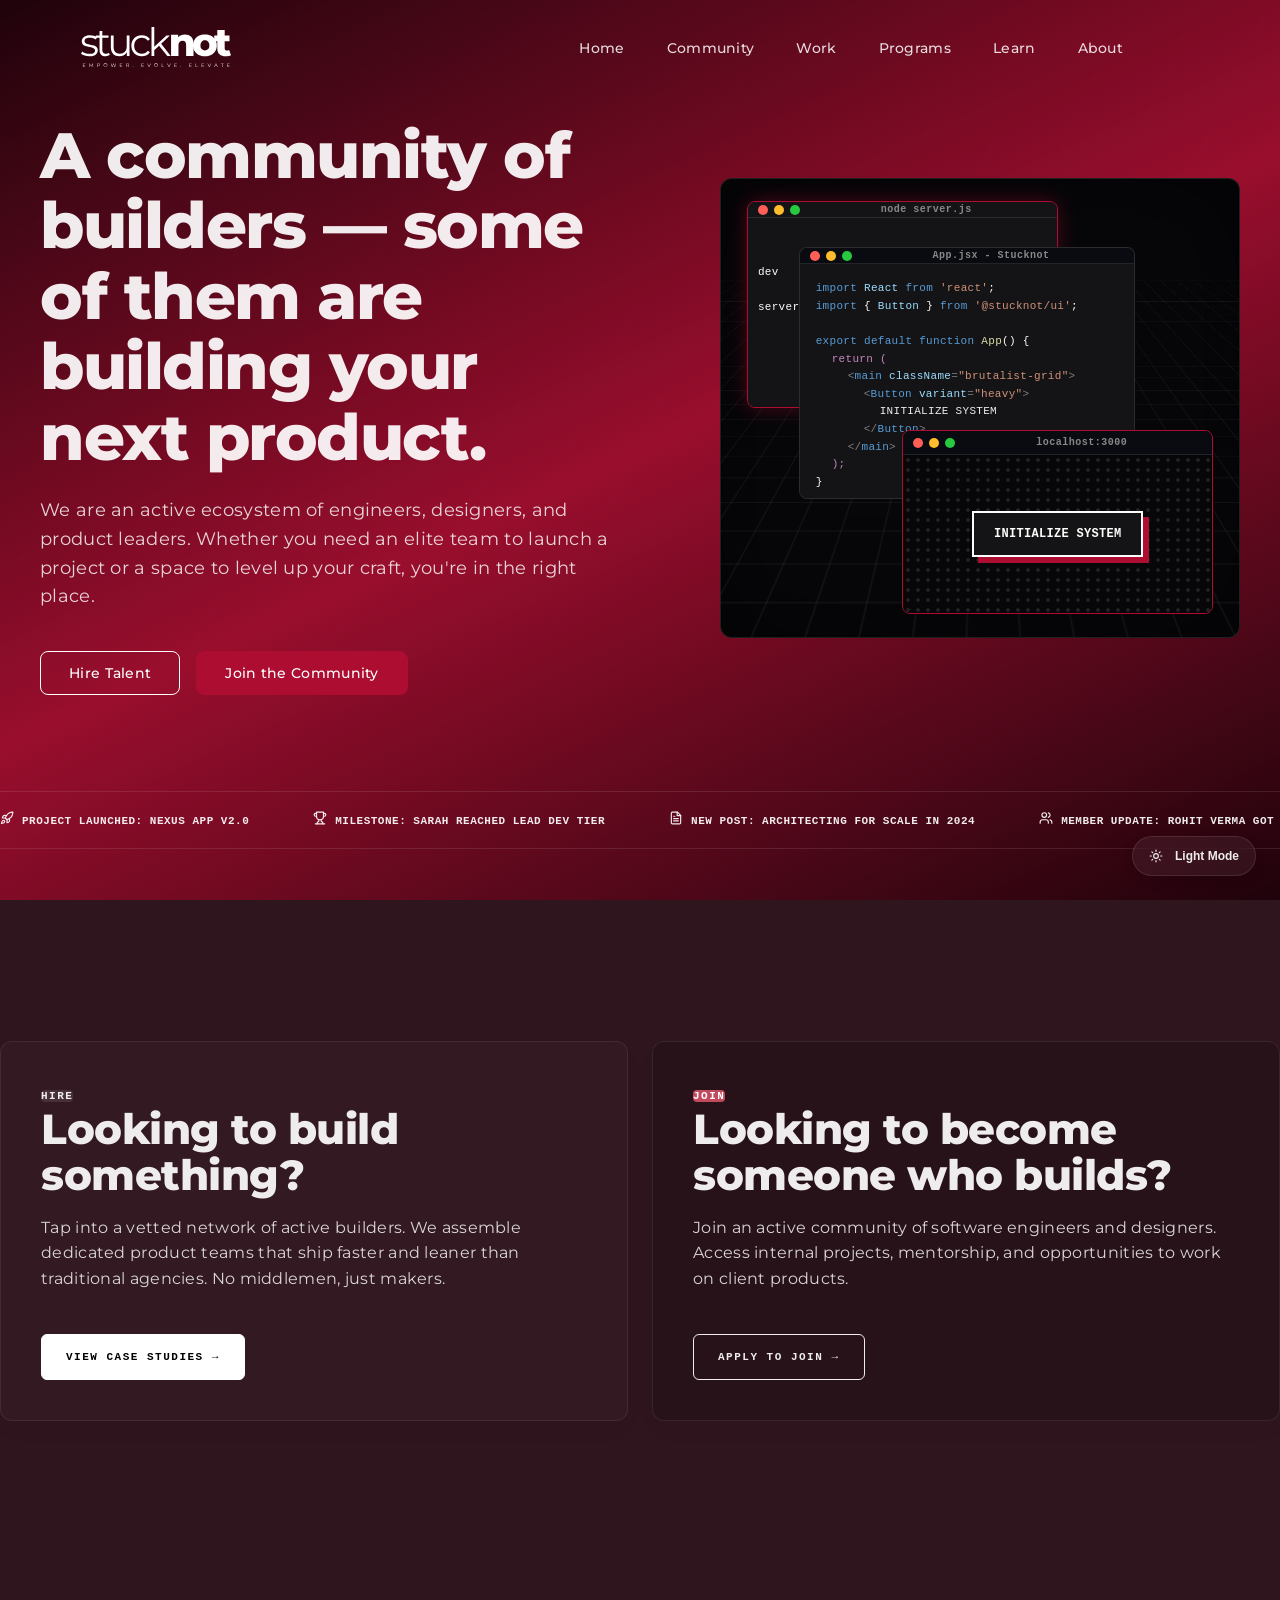
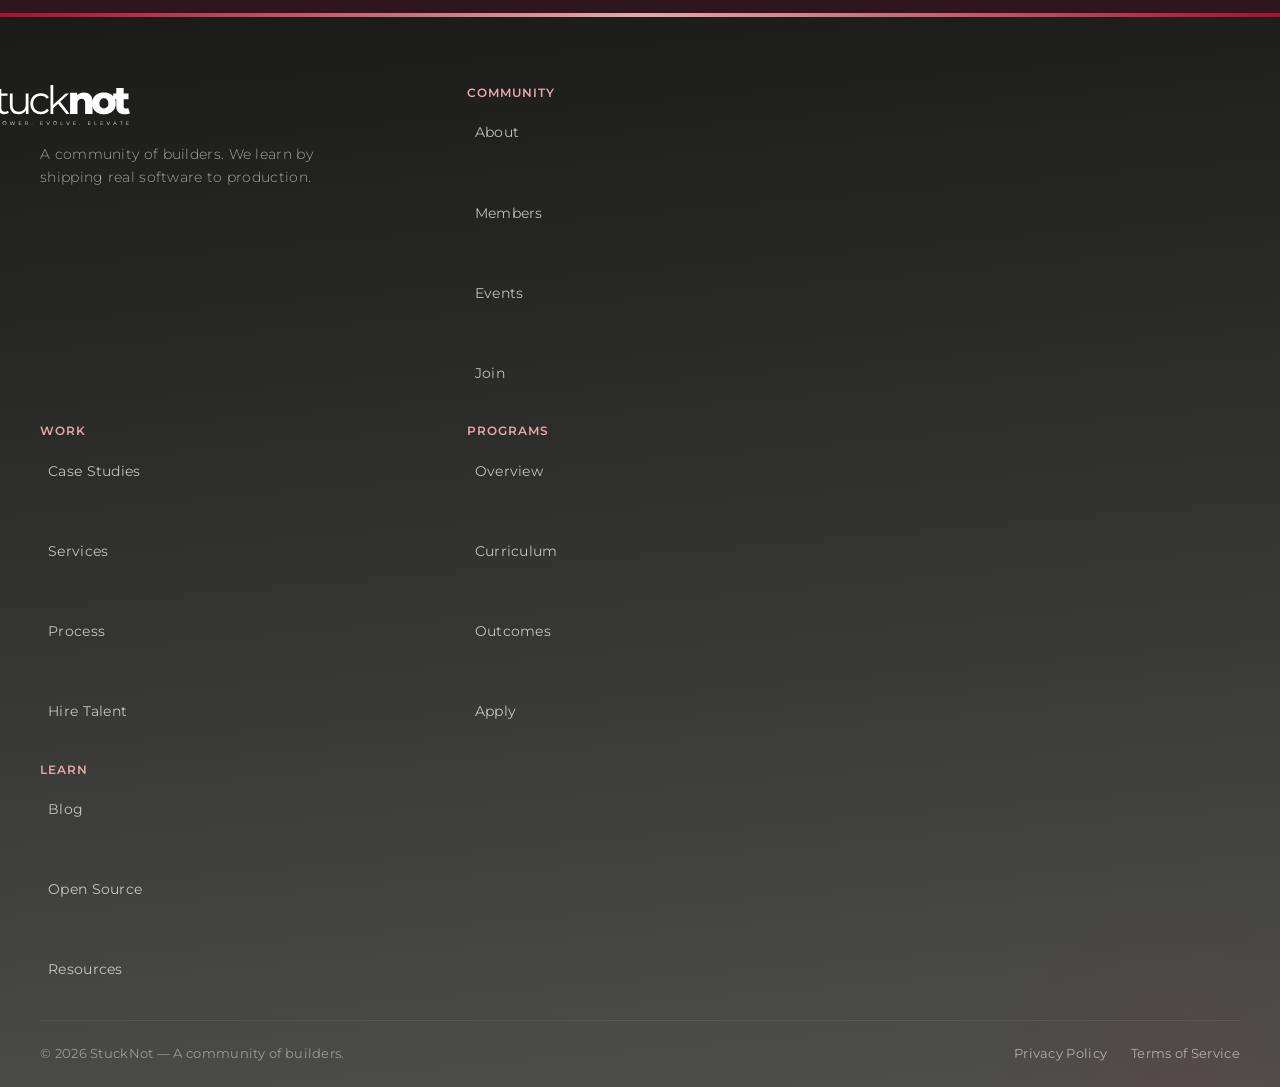
<file: index.html>
<!DOCTYPE html>
<html lang="en">
<head>
  <meta charset="UTF-8">
  <meta name="viewport" content="width=device-width, initial-scale=1.0">
  <meta name="description" content="StuckNot is a community of builders. Businesses hire from it. Developers grow inside it.">
  <title>StuckNot — A Community of Builders</title>
  
  <!-- Performance: Preconnect to font domains -->
  <link rel="preconnect" href="https://fonts.googleapis.com">
  <link rel="preconnect" href="https://fonts.gstatic.com" crossorigin>
  <link href="https://fonts.googleapis.com/css2?family=JetBrains+Mono:wght@500;700&family=Montserrat:ital,wght@0,300;0,400;0,500;0,600;0,700;0,800;0,900;1,400&family=Playfair+Display:ital,wght@0,400;0,600;1,400&display=swap" rel="stylesheet">
  
  <link rel="stylesheet" href="stucknot-design-system.css">
  <script src="theme-toggle.js"></script>
  <style>
    :root {
      --status-box-bg: rgba(193, 74, 93, 0.05);
      --status-box-border: rgba(193, 74, 93, 0.35);
      --status-box-text: #e6a8a8;
      --status-box-dot: #c14a5d;
      
      --cta-card-bg-hire: rgba(255, 255, 255, 0.02);
      --cta-card-border-hire: rgba(255, 255, 255, 0.08);
      --cta-card-bg-join: #28121a;
      --cta-card-border-join: rgba(255, 255, 255, 0.08);
    }
    
    html.light-theme {
      --status-box-bg: #f4e8e8;
      --status-box-border: #c14a5d;
      --status-box-text: #c14a5d;
      --status-box-dot: #c14a5d;
      
      --cta-card-bg-hire: #ffffff;
      --cta-card-border-hire: rgba(0, 0, 0, 0.08);
      --cta-card-bg-join: #e8e8e8;
      --cta-card-border-join: rgba(0, 0, 0, 0.08);
    }

    .visually-hidden {
      position: absolute;
      width: 1px;
      height: 1px;
      padding: 0;
      margin: -var(--space-3xs);
      overflow: hidden;
      clip: rect(0, 0, 0, 0);
      white-space: nowrap;
      border: 0;
    }
    .json-loading {
      opacity: 0;
      transition: opacity 0.3s ease;
    }
    .json-loaded {
      opacity: 1;
    }
    


    .status-box {
      width: 100%;
      max-width: 380px;
      height: 280px;
      background: var(--status-box-bg);
      border: 1px solid var(--status-box-border);
      border-radius: 12px;
      display: flex;
      flex-direction: column;
      justify-content: center;
      align-items: center;
      gap: var(--space-sm);
      font-family: 'JetBrains Mono', 'Fira Code', monospace;
      font-size: var(--text-small);
      font-weight: 700;
      color: var(--status-box-text);
      position: relative;
      overflow: hidden;
      box-shadow: 0 20px 40px rgba(0, 0, 0, 0.1);
      backdrop-filter: blur(12px);
      -webkit-backdrop-filter: blur(12px);
    }
    .status-box::before {
      content: '';
      position: absolute;
      inset: 0;
      background-image: radial-gradient(var(--status-box-dot) 1px, transparent 1px);
      background-size: 16px 16px;
      opacity: 0.12;
      pointer-events: none;
    }
    .status-line {
      display: flex;
      align-items: center;
      gap: var(--space-xs);
      z-index: 2;
    }
    .status-dot {
      width: 8px;
      height: 8px;
      border-radius: 50%;
      background: var(--status-box-text);
      box-shadow: 0 0 10px var(--status-box-text);
      animation: pulse 1.8s infinite;
    }
    @keyframes pulse {
      0% { opacity: 0.4; }
      50% { opacity: 1; }
      100% { opacity: 0.4; }
    }



    /* Horizontal Ticker Marquee */
    .marquee-container {
      overflow: hidden;
      white-space: nowrap;
      width: 100%;
      border-top: 1px solid var(--theme-card-border);
      border-bottom: 1px solid var(--theme-card-border);
      padding: var(--space-sm) 0;
      background: var(--theme-body-bg);
      position: relative;
      margin-bottom: var(--section-gap);
    }
    .marquee-content {
      display: inline-flex;
      gap: var(--space-xl);
      animation: marqueeScroll 30s linear infinite;
    }
    .marquee-item {
      display: flex;
      align-items: center;
      gap: var(--space-xs);
      font-family: var(--font-mono);
      font-size: var(--text-xs);
      font-weight: var(--weight-bold);
      color: var(--theme-text);
      text-transform: uppercase;
      letter-spacing: 0.5px;
    }
    .marquee-emoji {
      font-size: var(--text-small);
    }
    @keyframes marqueeScroll {
      0% { transform: translateX(0%); }
      100% { transform: translateX(-50%); }
    }

    /* Two-Column CTA Grid */
    .cta-grid {
      display: grid;
      grid-template-columns: 1fr 1fr;
      gap: var(--space-md);
      margin-bottom: var(--section-gap);
    }
    .cta-card {
      border: 1px solid var(--theme-card-border);
      border-radius: 12px;
      padding: var(--space-lg);
      display: flex;
      flex-direction: column;
      justify-content: space-between;
      min-height: 380px;
      box-shadow: 0 10px 30px rgba(0,0,0,0.02);
      transition: transform 0.3s var(--ease-out);
    }
    .cta-card:hover {
      transform: translateY(-4px);
    }
    html.dark-theme .cta-card:hover {
      box-shadow: 0 20px 40px rgba(0, 0, 0, 0.3);
    }
    .cta-card-hire {
      background: var(--cta-card-bg-hire);
      border-color: var(--cta-card-border-hire);
    }
    .cta-card-join {
      background: var(--cta-card-bg-join);
      border-color: var(--cta-card-border-join);
    }
    .cta-badge {
      align-self: flex-start;
      font-family: var(--font-mono);
      font-size: var(--text-xs);
      font-weight: var(--weight-bold);
      letter-spacing: 1.5px;
      text-transform: uppercase;
      padding: var(--space-2xs) var(--space-xs);
      border-radius: 4px;
      margin-bottom: var(--space-md);
    }
    .cta-badge-hire {
      background: var(--theme-card-border);
      color: var(--theme-text);
    }
    html.light-theme .cta-badge-hire {
      background: #eaeaea;
    }
    .cta-badge-join {
      background: #c14a5d;
      color: var(--white);
    }
    .cta-card-title {
      font-size: var(--text-h2);
      font-weight: var(--weight-heavy);
      line-height: var(--lh-heading);
      color: var(--theme-text);
      margin-bottom: var(--space-sm);
      letter-spacing: -0.5px;
    }
    .cta-card-desc {
      font-size: var(--text-body);
      line-height: var(--lh-body);
      color: var(--theme-text-muted);
      margin-bottom: var(--space-lg);
      flex: 1;
    }
    .cta-card-actions {
      display: flex;
      align-items: center;
    }
    
    /* Hire Button Styling */
    .cta-btn-dark {
      background: #110307;
      color: var(--white);
      border: 1px solid #110307;
      font-weight: 700;
      font-family: var(--font-mono);
      font-size: var(--text-xs);
      letter-spacing: 1.5px;
      padding: var(--space-sm) var(--space-md);
      border-radius: 6px;
      text-transform: uppercase;
      cursor: pointer;
      transition: all 0.3s;
      display: inline-flex;
      align-items: center;
      gap: var(--space-xs);
    }
    .cta-btn-dark:hover {
      background: #2a0a12;
      border-color: #2a0a12;
    }
    html.dark-theme .cta-btn-dark {
      background: var(--white);
      color: var(--black);
      border-color: var(--white);
    }
    html.dark-theme .cta-btn-dark:hover {
      background: #eaeaea;
      border-color: #eaeaea;
    }
    
    /* Join Button Styling */
    .cta-btn-outline {
      background: transparent;
      color: var(--theme-text);
      border: 1px solid var(--theme-text);
      font-weight: 700;
      font-family: var(--font-mono);
      font-size: var(--text-xs);
      letter-spacing: 1.5px;
      padding: var(--space-sm) var(--space-md);
      border-radius: 6px;
      text-transform: uppercase;
      cursor: pointer;
      transition: all 0.3s;
      display: inline-flex;
      align-items: center;
      gap: var(--space-xs);
    }
    .cta-btn-outline:hover {
      background: var(--theme-text);
      color: var(--theme-body-bg);
    }
    
    @media (max-width: 900px) {
      .cta-grid {
        grid-template-columns: 1fr;
        gap: var(--space-md);
      }
      .cta-card {
        padding: var(--space-md);
        min-height: auto;
      }
      .cta-card-title {
        font-size: var(--text-h3);
      }
    }
  </style>
</head>
<body>

  <!-- ===== HEADER ===== -->
  <stucknot-navbar base-path="./" active-page="home"></stucknot-navbar>
  <main id="main-content">
    <!-- ===== HERO SECTION ===== -->
    <section class="page-hero container">
        <div class="page-hero-content">
          <h1 class="page-hero-title">A community of builders — some of them are building your next product.</h1>
          <p class="page-hero-desc">We are an active ecosystem of engineers, designers, and product leaders. Whether you need an elite team to launch a project or a space to level up your craft, you're in the right place.</p>
          <div class="hero-cta-group" style="display: flex; gap: var(--space-sm); margin-top: var(--space-md); flex-wrap: wrap;">
            <a href="work/index.html" class="base-button secondary-btn">Hire Talent</a>
            <a href="community/index.html" class="base-button">Join the Community</a>
          </div>
        </div>
        <div class="page-hero-widget">
          <div class="os-workspace-container" id="os-workspace">
            <!-- Background Grid Pattern -->
            <div class="os-workspace-grid"></div>

            <!-- Window 1: Server Terminal (Back Left) -->
            <div class="os-win focused" style="top: 5%; left: 5%; width: 60%; height: 45%;" data-win="1">
              <div class="os-header">
                <div class="os-dot os-dot-red"></div>
                <div class="os-dot os-dot-yellow"></div>
                <div class="os-dot os-dot-green"></div>
                <div class="os-title">node server.js</div>
              </div>
              <div class="os-term-body">
                <span style="color: #27c93f;">root@stucknot:~$</span> npm run dev
                > Starting local server...
                <br><br>
                <span class="os-term-log"></span>
              </div>
            </div>

            <!-- Window 2: Code Editor (Back Right) -->
            <div class="os-win" style="top: 15%; left: 15%; width: 65%; height: 55%;" data-win="2">
              <div class="os-header">
                <div class="os-dot os-dot-red"></div>
                <div class="os-dot os-dot-yellow"></div>
                <div class="os-dot os-dot-green"></div>
                <div class="os-title">App.jsx - Stucknot</div>
              </div>
              <div class="os-code-body">
                <div><span class="os-code-tag">import</span> <span class="os-code-attr">React</span> <span class="os-code-tag">from</span> <span class="os-code-string">'react'</span>;</div>
                <div><span class="os-code-tag">import</span> { <span class="os-code-attr">Button</span> } <span class="os-code-tag">from</span> <span class="os-code-string">'@stucknot/ui'</span>;</div>
                <br>
                <div><span class="os-code-tag">export default function</span> <span class="os-code-function">App</span>() {</div>
                <div style="padding-left: 16px;">
                  <div class="os-code-keyword">return (</div>
                  <div style="padding-left: 16px; color: #808080;">&lt;<span class="os-code-tag">main</span> <span class="os-code-attr">className</span>=<span class="os-code-string">"brutalist-grid"</span>&gt;</div>
                  <div style="padding-left: 32px; color: #808080;">&lt;<span class="os-code-tag">Button</span> <span class="os-code-attr">variant</span>=<span class="os-code-string">"heavy"</span>&gt;</div>
                  <div style="padding-left: 48px; color: var(--theme-text);">INITIALIZE SYSTEM</div>
                  <div style="padding-left: 32px; color: #808080;">&lt;/<span class="os-code-tag">Button</span>&gt;</div>
                  <div style="padding-left: 16px; color: #808080;">&lt;/<span class="os-code-tag">main</span>&gt;</div>
                  <div class="os-code-keyword">);</div>
                </div>
                <div>}</div>
              </div>
            </div>

            <!-- Window 3: Live App Preview (Front Center) -->
            <div class="os-win" style="bottom: 5%; right: 5%; width: 60%; height: 40%; border-color: var(--maroon);" data-win="3">
              <div class="os-header">
                <div class="os-dot os-dot-red"></div>
                <div class="os-dot os-dot-yellow"></div>
                <div class="os-dot os-dot-green"></div>
                <div class="os-title" style="font-family: var(--font-body);">localhost:3000</div>
              </div>
              <div class="os-app-body">
                <!-- Brutalist App Background -->
                <div class="os-app-grid"></div>

                <!-- Animated Brutalist Button -->
                <div class="os-brutalist-btn">
                  INITIALIZE SYSTEM
                </div>
              </div>
            </div>

          </div>
        </div>
    </section>

    <!-- ===== HORIZONTAL TICKER MARQUEE ===== -->
    <section class="marquee-container" aria-label="Live updates">
      <div class="marquee-content" id="ticker-marquee">
        <div class="marquee-item">
          <span class="marquee-emoji"><svg xmlns="http://www.w3.org/2000/svg" width="14" height="14" viewBox="0 0 24 24" fill="none" stroke="currentColor" stroke-width="2" stroke-linecap="round" stroke-linejoin="round"><path d="M4.5 16.5c-1.5 1.26-2 5-2 5s3.74-.5 5-2c.71-.84.7-2.13-.09-2.91a2.18 2.18 0 0 0-2.91-.09z"></path><path d="m12 15-3-3a22 22 0 0 1 2-3.95A12.88 12.88 0 0 1 22 2c0 2.72-.78 7.5-6 11a22.35 22.35 0 0 1-4 2z"></path><path d="M9 12H4s.55-3.03 2-4c1.62-1.08 5 0 5 0"></path><path d="M12 15v5s3.03-.55 4-2c1.08-1.62 0-5 0-5"></path></svg></span>
          <span>PROJECT LAUNCHED: Nexus App V2.0</span>
        </div>
        <div class="marquee-item">
          <span class="marquee-emoji"><svg xmlns="http://www.w3.org/2000/svg" width="14" height="14" viewBox="0 0 24 24" fill="none" stroke="currentColor" stroke-width="2" stroke-linecap="round" stroke-linejoin="round"><path d="M6 9H4.5a2.5 2.5 0 0 1 0-5H6"></path><path d="M18 9h1.5a2.5 2.5 0 0 0 0-5H18"></path><path d="M4 22h16"></path><path d="M10 14.66V17c0 .55-.47.98-.97 1.21C7.85 18.75 7 20.24 7 22"></path><path d="M14 14.66V17c0 .55.47.98.97 1.21C16.15 18.75 17 20.24 17 22"></path><path d="M18 2H6v7a6 6 0 0 0 12 0V2Z"></path></svg></span>
          <span>MILESTONE: Sarah reached Lead Dev tier</span>
        </div>
        <div class="marquee-item">
          <span class="marquee-emoji"><svg xmlns="http://www.w3.org/2000/svg" width="14" height="14" viewBox="0 0 24 24" fill="none" stroke="currentColor" stroke-width="2" stroke-linecap="round" stroke-linejoin="round"><path d="M14.5 2H6a2 2 0 0 0-2 2v16a2 2 0 0 0 2 2h12a2 2 0 0 0 2-2V7.5L14.5 2z"></path><polyline points="14 2 14 8 20 8"></polyline><line x1="16" y1="13" x2="8" y2="13"></line><line x1="16" y1="17" x2="8" y2="17"></line><line x1="10" y1="9" x2="8" y2="9"></line></svg></span>
          <span>NEW POST: Architecting for Scale in 2024</span>
        </div>
        <div class="marquee-item">
          <span class="marquee-emoji"><svg xmlns="http://www.w3.org/2000/svg" width="14" height="14" viewBox="0 0 24 24" fill="none" stroke="currentColor" stroke-width="2" stroke-linecap="round" stroke-linejoin="round"><path d="M16 21v-2a4 4 0 0 0-4-4H6a4 4 0 0 0-4 4v2"></path><circle cx="9" cy="7" r="4"></circle><path d="M22 21v-2a4 4 0 0 0-3-3.87"></path><path d="M16 3.13a4 4 0 0 1 0 7.75"></path></svg></span>
          <span>MEMBER UPDATE: Rohit Verma got hired</span>
        </div>
        <!-- Duplicated items for infinite scroll -->
        <div class="marquee-item">
          <span class="marquee-emoji"><svg xmlns="http://www.w3.org/2000/svg" width="14" height="14" viewBox="0 0 24 24" fill="none" stroke="currentColor" stroke-width="2" stroke-linecap="round" stroke-linejoin="round"><path d="M4.5 16.5c-1.5 1.26-2 5-2 5s3.74-.5 5-2c.71-.84.7-2.13-.09-2.91a2.18 2.18 0 0 0-2.91-.09z"></path><path d="m12 15-3-3a22 22 0 0 1 2-3.95A12.88 12.88 0 0 1 22 2c0 2.72-.78 7.5-6 11a22.35 22.35 0 0 1-4 2z"></path><path d="M9 12H4s.55-3.03 2-4c1.62-1.08 5 0 5 0"></path><path d="M12 15v5s3.03-.55 4-2c1.08-1.62 0-5 0-5"></path></svg></span>
          <span>PROJECT LAUNCHED: Nexus App V2.0</span>
        </div>
        <div class="marquee-item">
          <span class="marquee-emoji"><svg xmlns="http://www.w3.org/2000/svg" width="14" height="14" viewBox="0 0 24 24" fill="none" stroke="currentColor" stroke-width="2" stroke-linecap="round" stroke-linejoin="round"><path d="M6 9H4.5a2.5 2.5 0 0 1 0-5H6"></path><path d="M18 9h1.5a2.5 2.5 0 0 0 0-5H18"></path><path d="M4 22h16"></path><path d="M10 14.66V17c0 .55-.47.98-.97 1.21C7.85 18.75 7 20.24 7 22"></path><path d="M14 14.66V17c0 .55.47.98.97 1.21C16.15 18.75 17 20.24 17 22"></path><path d="M18 2H6v7a6 6 0 0 0 12 0V2Z"></path></svg></span>
          <span>MILESTONE: Sarah reached Lead Dev tier</span>
        </div>
        <div class="marquee-item">
          <span class="marquee-emoji"><svg xmlns="http://www.w3.org/2000/svg" width="14" height="14" viewBox="0 0 24 24" fill="none" stroke="currentColor" stroke-width="2" stroke-linecap="round" stroke-linejoin="round"><path d="M14.5 2H6a2 2 0 0 0-2 2v16a2 2 0 0 0 2 2h12a2 2 0 0 0 2-2V7.5L14.5 2z"></path><polyline points="14 2 14 8 20 8"></polyline><line x1="16" y1="13" x2="8" y2="13"></line><line x1="16" y1="17" x2="8" y2="17"></line><line x1="10" y1="9" x2="8" y2="9"></line></svg></span>
          <span>NEW POST: Architecting for Scale in 2024</span>
        </div>
        <div class="marquee-item">
          <span class="marquee-emoji"><svg xmlns="http://www.w3.org/2000/svg" width="14" height="14" viewBox="0 0 24 24" fill="none" stroke="currentColor" stroke-width="2" stroke-linecap="round" stroke-linejoin="round"><path d="M16 21v-2a4 4 0 0 0-4-4H6a4 4 0 0 0-4 4v2"></path><circle cx="9" cy="7" r="4"></circle><path d="M22 21v-2a4 4 0 0 0-3-3.87"></path><path d="M16 3.13a4 4 0 0 1 0 7.75"></path></svg></span>
          <span>MEMBER UPDATE: Rohit Verma got hired</span>
        </div>
      </div>
    </section>

    <!-- ===== TWO-COLUMN CTA SECTION ===== -->
    <section class="container section">
      <div class="cta-grid">
        <!-- Card 1: HIRE -->
        <div class="cta-card cta-card-hire">
          <div>
            <span class="cta-badge cta-badge-hire">HIRE</span>
            <h2 class="cta-card-title">Looking to build something?</h2>
            <p class="cta-card-desc">Tap into a vetted network of active builders. We assemble dedicated product teams that ship faster and leaner than traditional agencies. No middlemen, just makers.</p>
          </div>
          <div class="cta-card-actions">
            <button class="cta-btn-dark" onclick="location.href='/work/index.html'">VIEW CASE STUDIES →</button>
          </div>
        </div>

        <!-- Card 2: JOIN -->
        <div class="cta-card cta-card-join">
          <div>
            <span class="cta-badge cta-badge-join">JOIN</span>
            <h2 class="cta-card-title">Looking to become someone who builds?</h2>
            <p class="cta-card-desc">Join an active community of software engineers and designers. Access internal projects, mentorship, and opportunities to work on client products.</p>
          </div>
          <div class="cta-card-actions">
            <button class="cta-btn-outline" onclick="location.href='/community/index.html'">APPLY TO JOIN →</button>
          </div>
        </div>
      </div>
    </section>
  </main>

  <!-- ===== FOOTER ===== -->
  <footer class="footer" role="contentinfo">
    <div class="container">
      <div class="footer-main">
        <div class="footer-inner" id="footer-inner">
          <div>
            <a href="/" class="logo" aria-label="StuckNot Home"><span class="logo-img" role="img" aria-label="StuckNot logo"></span></a>
            <p class="footer-brand-desc" id="footer-desc">StuckNot is a community of builders. Businesses hire from it. Developers grow inside it.</p>
          </div>
          <div>
            <h3 class="footer-col-heading">Community Hub</h3>
            <div class="footer-links">
              <a href="/work/index.html">Work Opportunities</a>
            </div>
          </div>
          <div>
            <h3 class="footer-col-heading">Active Programs</h3>
            <div class="footer-links">
              <a href="/learn/index.html">Learning Resources</a>
            </div>
          </div>
          <div>
            <h3 class="footer-col-heading">Company Culture</h3>
            <div class="footer-links">
            </div>
          </div>
        </div>
      </div>
      <div class="footer-bottom">
        <span>&copy; 2026 StuckNot — A community of builders.</span>
        <div class="footer-bottom-links">
          <a href="/legal/privacy-policy.html">Privacy Policy</a>
          <a href="/legal/terms-of-service.html">Terms of Service</a>
        </div>
      </div>
    </div>
  </footer>
  <stucknot-theme-toggle></stucknot-theme-toggle>

  <script src="./navbar.js"></script>
  <script src="main.js"></script>
  <script>
    // Fetch data from local JSON database
    document.addEventListener('DOMContentLoaded', async () => {
      try {
        const response = await fetch('data.json');
        if (!response.ok) throw new Error('Network response was not ok');
        const data = await response.json();
        
        // --- Populate Navigation ---
        const navLinks = document.getElementById('nav-main-links');
        if (navLinks) {
          navLinks.innerHTML = '<a href="index.html">Home</a>';
          const topNavKeys = ['Community', 'Work', 'Programs', 'Learn', 'About'];
          topNavKeys.forEach(key => {
            if(key === 'About') {
               navLinks.innerHTML += `<a href="community/index.html">${key}</a>`;
            } else {
               navLinks.innerHTML += `<a href="${key.toLowerCase()}/index.html">${key}</a>`;
            }
          });
        }

        // --- Populate Marquee Ticker ---
        const marquee = document.getElementById('ticker-marquee');
        if (marquee && data.home && data.home.activity) {
          const tickerItems = [
            { emoji: '<svg xmlns="http://www.w3.org/2000/svg" width="14" height="14" viewBox="0 0 24 24" fill="none" stroke="currentColor" stroke-width="2" stroke-linecap="round" stroke-linejoin="round"><path d="M4.5 16.5c-1.5 1.26-2 5-2 5s3.74-.5 5-2c.71-.84.7-2.13-.09-2.91a2.18 2.18 0 0 0-2.91-.09z"></path><path d="m12 15-3-3a22 22 0 0 1 2-3.95A12.88 12.88 0 0 1 22 2c0 2.72-.78 7.5-6 11a22.35 22.35 0 0 1-4 2z"></path><path d="M9 12H4s.55-3.03 2-4c1.62-1.08 5 0 5 0"></path><path d="M12 15v5s3.03-.55 4-2c1.08-1.62 0-5 0-5"></path></svg>', text: 'PROJECT LAUNCHED: Nexus App V2.0' },
            { emoji: '<svg xmlns="http://www.w3.org/2000/svg" width="14" height="14" viewBox="0 0 24 24" fill="none" stroke="currentColor" stroke-width="2" stroke-linecap="round" stroke-linejoin="round"><path d="M6 9H4.5a2.5 2.5 0 0 1 0-5H6"></path><path d="M18 9h1.5a2.5 2.5 0 0 0 0-5H18"></path><path d="M4 22h16"></path><path d="M10 14.66V17c0 .55-.47.98-.97 1.21C7.85 18.75 7 20.24 7 22"></path><path d="M14 14.66V17c0 .55.47.98.97 1.21C16.15 18.75 17 20.24 17 22"></path><path d="M18 2H6v7a6 6 0 0 0 12 0V2Z"></path></svg>', text: 'MILESTONE: Sarah reached Lead Dev tier' },
            { emoji: '<svg xmlns="http://www.w3.org/2000/svg" width="14" height="14" viewBox="0 0 24 24" fill="none" stroke="currentColor" stroke-width="2" stroke-linecap="round" stroke-linejoin="round"><path d="M14.5 2H6a2 2 0 0 0-2 2v16a2 2 0 0 0 2 2h12a2 2 0 0 0 2-2V7.5L14.5 2z"></path><polyline points="14 2 14 8 20 8"></polyline><line x1="16" y1="13" x2="8" y2="13"></line><line x1="16" y1="17" x2="8" y2="17"></line><line x1="10" y1="9" x2="8" y2="9"></line></svg>', text: 'NEW POST: Architecting for Scale in 2024' },
            { emoji: '<svg xmlns="http://www.w3.org/2000/svg" width="14" height="14" viewBox="0 0 24 24" fill="none" stroke="currentColor" stroke-width="2" stroke-linecap="round" stroke-linejoin="round"><path d="M16 21v-2a4 4 0 0 0-4-4H6a4 4 0 0 0-4 4v2"></path><circle cx="9" cy="7" r="4"></circle><path d="M22 21v-2a4 4 0 0 0-3-3.87"></path><path d="M16 3.13a4 4 0 0 1 0 7.75"></path></svg>', text: 'MEMBER UPDATE: Rohit Verma got hired' }
          ];
          
          data.home.activity.forEach(item => {
            let emoji = '<svg xmlns="http://www.w3.org/2000/svg" width="14" height="14" viewBox="0 0 24 24" fill="none" stroke="currentColor" stroke-width="2" stroke-linecap="round" stroke-linejoin="round"><path d="M4.5 16.5c-1.5 1.26-2 5-2 5s3.74-.5 5-2c.71-.84.7-2.13-.09-2.91a2.18 2.18 0 0 0-2.91-.09z"></path><path d="m12 15-3-3a22 22 0 0 1 2-3.95A12.88 12.88 0 0 1 22 2c0 2.72-.78 7.5-6 11a22.35 22.35 0 0 1-4 2z"></path><path d="M9 12H4s.55-3.03 2-4c1.62-1.08 5 0 5 0"></path><path d="M12 15v5s3.03-.55 4-2c1.08-1.62 0-5 0-5"></path></svg>';
            let prefix = 'PROJECT LAUNCHED:';
            if (item.type.toLowerCase().includes('milestone')) {
              emoji = '<svg xmlns="http://www.w3.org/2000/svg" width="14" height="14" viewBox="0 0 24 24" fill="none" stroke="currentColor" stroke-width="2" stroke-linecap="round" stroke-linejoin="round"><path d="M6 9H4.5a2.5 2.5 0 0 1 0-5H6"></path><path d="M18 9h1.5a2.5 2.5 0 0 0 0-5H18"></path><path d="M4 22h16"></path><path d="M10 14.66V17c0 .55-.47.98-.97 1.21C7.85 18.75 7 20.24 7 22"></path><path d="M14 14.66V17c0 .55.47.98.97 1.21C16.15 18.75 17 20.24 17 22"></path><path d="M18 2H6v7a6 6 0 0 0 12 0V2Z"></path></svg>';
              prefix = 'MILESTONE:';
            } else if (item.type.toLowerCase().includes('post') || item.type.toLowerCase().includes('blog')) {
              emoji = '<svg xmlns="http://www.w3.org/2000/svg" width="14" height="14" viewBox="0 0 24 24" fill="none" stroke="currentColor" stroke-width="2" stroke-linecap="round" stroke-linejoin="round"><path d="M14.5 2H6a2 2 0 0 0-2 2v16a2 2 0 0 0 2 2h12a2 2 0 0 0 2-2V7.5L14.5 2z"></path><polyline points="14 2 14 8 20 8"></polyline><line x1="16" y1="13" x2="8" y2="13"></line><line x1="16" y1="17" x2="8" y2="17"></line><line x1="10" y1="9" x2="8" y2="9"></line></svg>';
              prefix = 'NEW POST:';
            }
            tickerItems.push({
              emoji: emoji,
              text: `${prefix} ${item.title}`
            });
          });
          
          // Duplicate items to ensure a seamless infinite loop
          const finalItems = [...tickerItems, ...tickerItems, ...tickerItems];
          marquee.innerHTML = finalItems.map(item => `
            <div class="marquee-item">
              <span class="marquee-emoji">${item.emoji}</span>
              <span>${item.text}</span>
            </div>
          `).join('');
        }

        // --- Populate Footer ---
        const footerDesc = document.getElementById('footer-desc');
        if (footerDesc && data.footer) {
          footerDesc.textContent = data.footer.brandDescription;
        }
        
        const footerInner = document.getElementById('footer-inner');
        if (footerInner && data.footer && data.footer.links) {
          // Keep only the first column (logo and brand description)
          const firstCol = footerInner.firstElementChild;
          footerInner.innerHTML = '';
          if (firstCol) {
            footerInner.appendChild(firstCol);
          }
          
          Object.keys(data.footer.links).forEach(section => {
            let linksHtml = data.footer.links[section].map(link => `<a href="${link.url}">${link.name}</a>`).join('');
            footerInner.innerHTML += `
              <div>
                <h3 class="footer-col-heading">${section}</h3>
                <div class="footer-links">
                  ${linksHtml}
                </div>
              </div>
            `;
          });
        }

        // Show content
        const mainContent = document.getElementById('main-content');
        if (mainContent) {
          mainContent.classList.replace('json-loading', 'json-loaded');
        }
      } catch (error) {
        console.warn('Failed to load JSON database (likely CORS restriction on file:// URL). Using static fallbacks.', error);
        const mainContent = document.getElementById('main-content');
        if (mainContent) {
          mainContent.classList.replace('json-loading', 'json-loaded');
        }
      }
    });
  </script>

</body>
</html>
</file>
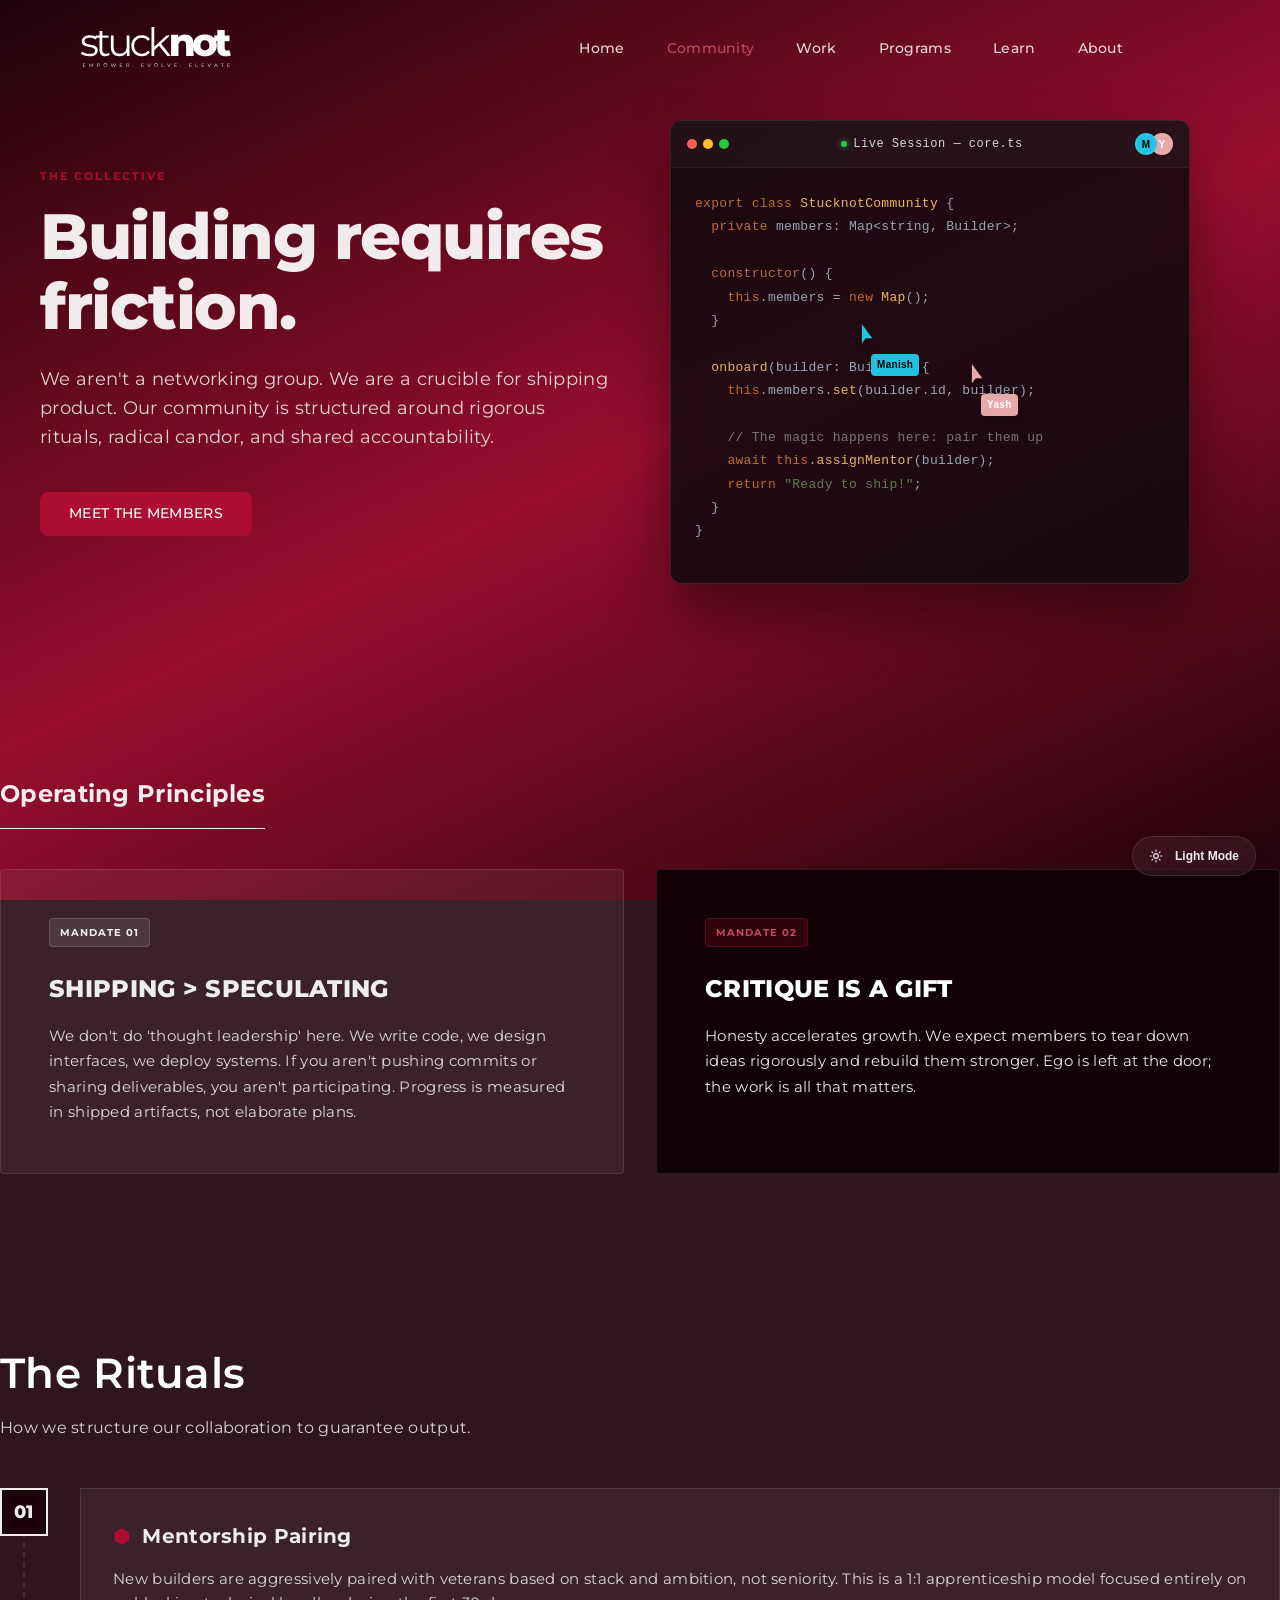
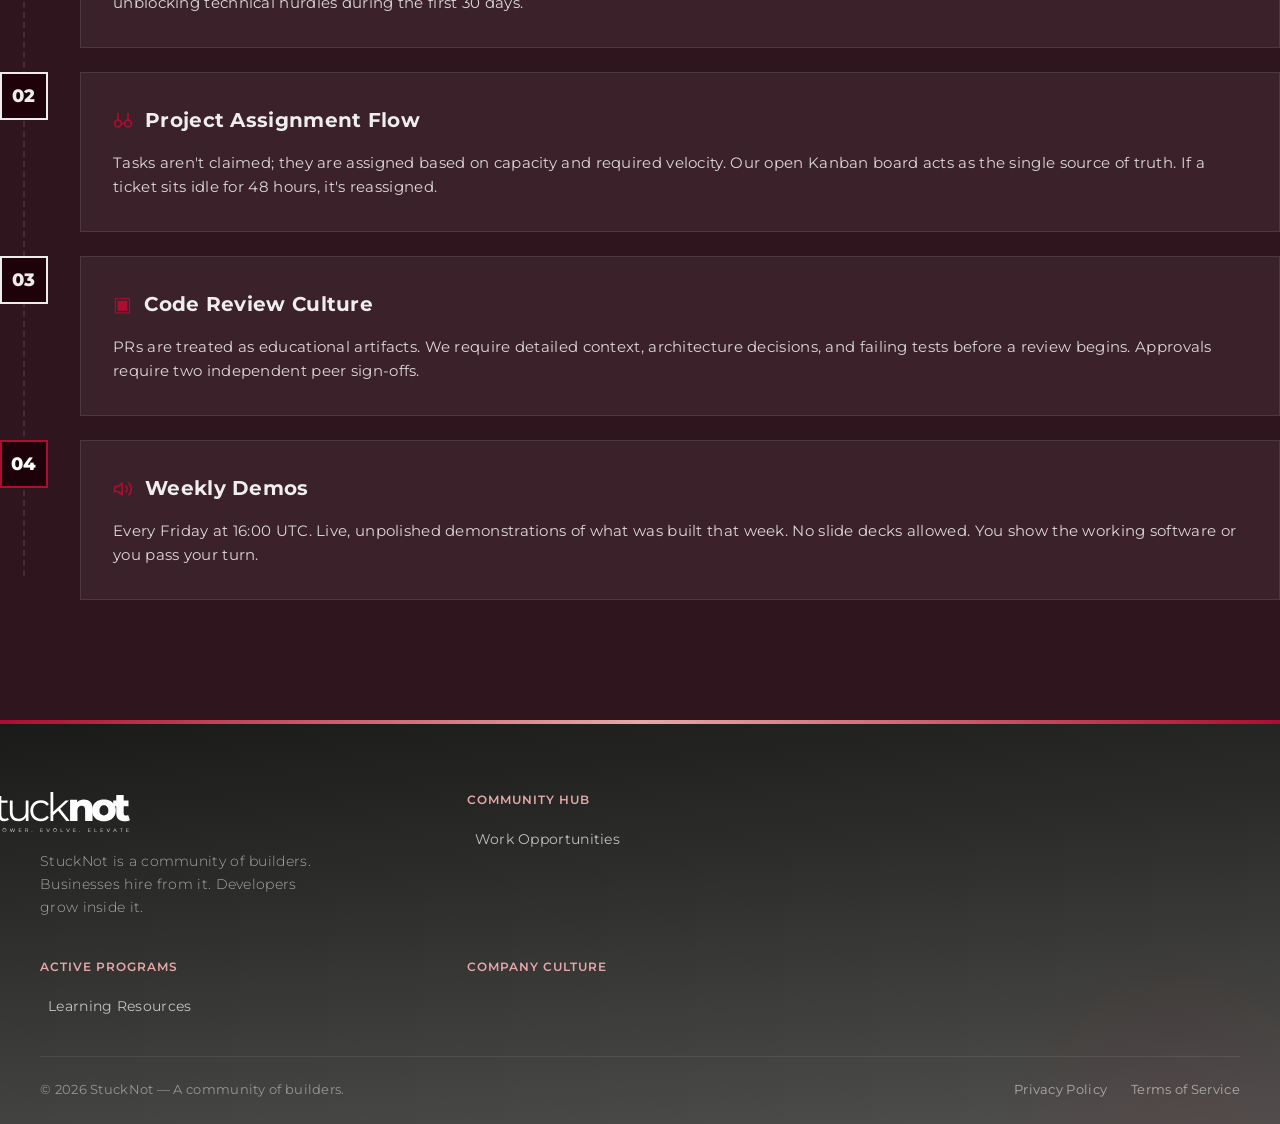
<file: community/index.html>
<!DOCTYPE html>
<html lang="en" class="dark-theme">

<head>
  <meta charset="UTF-8">
  <meta name="viewport" content="width=device-width, initial-scale=1.0">
  <meta name="description" content="Stucknot Community - The Collective">
  <title>Stucknot — Community</title>

  <link rel="preconnect" href="https://fonts.googleapis.com">
  <link rel="preconnect" href="https://fonts.gstatic.com" crossorigin>
  <link href="https://fonts.googleapis.com/css2?family=JetBrains+Mono:wght@500;700&family=Montserrat:ital,wght@0,300;0,400;0,500;0,600;0,700;0,800;0,900;1,400&family=Playfair+Display:ital,wght@0,400;0,600;1,400&display=swap" rel="stylesheet">

  <link rel="stylesheet" href="../stucknot-design-system.css">
  <script src="../theme-toggle.js"></script>
</head>

<body>

  <!-- HEADER -->
  <stucknot-navbar base-path="../" active-page="community"></stucknot-navbar>

  <main>
    <!-- HERO SECTION -->
    <section class="container page-hero">
      <div class="page-hero-content">
        <span class="eyebrow-text highlight-maroon">THE COLLECTIVE</span>
        <h1 class="page-hero-title">Building requires friction.</h1>
        <p class="page-hero-desc">We aren't a networking group. We are a crucible for shipping product. Our community is
          structured around rigorous rituals, radical candor, and shared accountability.</p>
        <a href="/community/members" class="base-button">MEET THE MEMBERS</a>
      </div>
      <div class="hero-image-wrapper">
        <div class="collab-scene-component">
          <!-- Header -->
          <div class="scene-header">
            <div class="scene-dots">
              <div class="dot red"></div>
              <div class="dot yellow"></div>
              <div class="dot green"></div>
            </div>

            <div class="scene-title">
              <span class="status-indicator"></span>
              Live Session — core.ts
            </div>

            <div class="scene-avatars">
              <div class="avatar user-1">M</div>
              <div class="avatar user-2">Y</div>
            </div>
          </div>

          <!-- Body -->
          <div class="scene-body">
            <!-- Code Snippet -->
            <div class="code-snippet">
              <span class="syntax-keyword">export class</span> <span class="syntax-class">StucknotCommunity</span> {<br>
              &nbsp;&nbsp;<span class="syntax-keyword">private</span> members: <span
                class="syntax-type">Map</span>&lt;<span class="syntax-type">string</span>, <span
                class="syntax-type">Builder</span>&gt;;<br>
              <br>
              &nbsp;&nbsp;<span class="syntax-keyword">constructor</span>() {<br>
              &nbsp;&nbsp;&nbsp;&nbsp;<span class="syntax-keyword">this</span>.members = <span
                class="syntax-keyword">new</span> <span class="syntax-class">Map</span>();<br>
              &nbsp;&nbsp;}<br>
              <br>
              &nbsp;&nbsp;<span class="syntax-func">onboard</span>(builder: <span class="syntax-type">Builder</span>)
              {<br>
              &nbsp;&nbsp;&nbsp;&nbsp;<span class="syntax-keyword">this</span>.members.<span
                class="syntax-func">set</span>(builder.id, builder);<br>
              &nbsp;&nbsp;&nbsp;&nbsp;<br>
              &nbsp;&nbsp;&nbsp;&nbsp;<span class="syntax-comment">// The magic happens here: pair them up</span><br>
              &nbsp;&nbsp;&nbsp;&nbsp;<span class="syntax-keyword">await</span> <span
                class="syntax-keyword">this</span>.<span class="syntax-func">assignMentor</span>(builder);<br>
              &nbsp;&nbsp;&nbsp;&nbsp;<span class="syntax-keyword">return</span> <span class="syntax-string">"Ready to
                ship!"</span>;<br>
              &nbsp;&nbsp;}<br>
              }
            </div>

            <!-- Multiplayer Cursor 1 (Anita) -->
            <div class="multiplayer-cursor cursor-1">
              <svg width="15" height="21" viewBox="0 0 16 22" fill="none">
                <path d="M1 1V21L5 16H12L1 1Z" fill="#21c2e0" stroke="var(--theme-card-bg)" stroke-width="1.5"
                  stroke-linejoin="round" />
              </svg>
              <div class="cursor-label" style="background: #21c2e0; color: #000;">Manish</div>
            </div>

            <!-- Multiplayer Cursor 2 (Rahul) -->
            <div class="multiplayer-cursor cursor-2">
              <svg width="15" height="21" viewBox="0 0 16 22" fill="none">
                <path d="M1 1V21L5 16H12L1 1Z" fill="var(--rose)" stroke="var(--theme-card-bg)" stroke-width="1.5"
                  stroke-linejoin="round" />
              </svg>
              <div class="cursor-label" style="background: var(--rose); color: #fff;">Yash</div>
            </div>
          </div>
        </div>
      </div>
    </section>

    <!-- OPERATING PRINCIPLES -->
    <section class="operating-principles container section">
      <h2 class="section-title line-under">Operating Principles</h2>
      <div class="principles-grid">
        <!-- Light Card -->
        <div class="principle-card light-card">
          <span class="mandate-badge">MANDATE 01</span>
          <h3 class="principle-title">SHIPPING > SPECULATING</h3>
          <p class="principle-text">We don't do 'thought leadership' here. We write code, we design interfaces, we
            deploy systems. If you aren't pushing commits or sharing deliverables, you aren't participating. Progress is
            measured in shipped artifacts, not elaborate plans.</p>
        </div>
        <!-- Dark Card -->
        <div class="principle-card dark-card">
          <span class="mandate-badge dark">MANDATE 02</span>
          <h3 class="principle-title">CRITIQUE IS A GIFT</h3>
          <p class="principle-text">Honesty accelerates growth. We expect members to tear down ideas rigorously and
            rebuild them stronger. Ego is left at the door; the work is all that matters.</p>
        </div>
      </div>
    </section>

    <!-- THE RITUALS -->
    <section class="rituals-section container section">
      <h2 class="section-heading">The Rituals</h2>
      <p class="section-subtitle">How we structure our collaboration to guarantee output.</p>

      <div class="rituals-list">
        <!-- Step 1 -->
        <div class="ritual-step">
          <div class="ritual-number-box">01</div>
          <div class="ritual-card">
            <div class="ritual-card-header">
              <span class="ritual-icon text-maroon">⬢</span>
              <h3 class="ritual-title">Mentorship Pairing</h3>
            </div>
            <p class="ritual-text">New builders are aggressively paired with veterans based on stack and ambition, not
              seniority. This is a 1:1 apprenticeship model focused entirely on unblocking technical hurdles during the
              first 30 days.</p>
          </div>
        </div>

        <!-- Step 2 -->
        <div class="ritual-step">
          <div class="ritual-number-box">02</div>
          <div class="ritual-card">
            <div class="ritual-card-header">
              <span class="ritual-icon text-maroon"><svg width="24" height="24" viewBox="0 0 24 24" fill="none" stroke="currentColor" stroke-width="2" stroke-linecap="round" stroke-linejoin="round" style="vertical-align:-4px; width: 1em; height: 1em;"><circle cx="6" cy="15" r="4"/><circle cx="18" cy="15" r="4"/><line x1="14" y1="15" x2="10" y2="15"/><line x1="6" y1="11" x2="6" y2="3"/><line x1="18" y1="11" x2="18" y2="3"/></svg></span>
              <h3 class="ritual-title">Project Assignment Flow</h3>
            </div>
            <p class="ritual-text">Tasks aren't claimed; they are assigned based on capacity and required velocity. Our
              open Kanban board acts as the single source of truth. If a ticket sits idle for 48 hours, it's reassigned.
            </p>
          </div>
        </div>

        <!-- Step 3 -->
        <div class="ritual-step">
          <div class="ritual-number-box">03</div>
          <div class="ritual-card">
            <div class="ritual-card-header">
              <span class="ritual-icon text-maroon">▣</span>
              <h3 class="ritual-title">Code Review Culture</h3>
            </div>
            <p class="ritual-text">PRs are treated as educational artifacts. We require detailed context, architecture
              decisions, and failing tests before a review begins. Approvals require two independent peer sign-offs.</p>
          </div>
        </div>

        <!-- Step 4 -->
        <div class="ritual-step">
          <div class="ritual-number-box active-number bg-maroon">04</div>
          <div class="ritual-card">
            <div class="ritual-card-header">
              <span class="ritual-icon text-maroon"><svg width="24" height="24" viewBox="0 0 24 24" fill="none" stroke="currentColor" stroke-width="2" stroke-linecap="round" stroke-linejoin="round" style="vertical-align:-4px; width: 1em; height: 1em;"><path d="M11 5L6 9H2v6h4l5 4V5z"/><path d="M15.54 8.46a5 5 0 0 1 0 7.07"/><path d="M19.07 4.93a10 10 0 0 1 0 14.14"/></svg></span>
              <h3 class="ritual-title">Weekly Demos</h3>
            </div>
            <p class="ritual-text">Every Friday at 16:00 UTC. Live, unpolished demonstrations of what was built that
              week. No slide decks allowed. You show the working software or you pass your turn.</p>
          </div>
        </div>
      </div>
    </section>

  </main>

  <!-- FOOTER -->
  <footer class="footer" role="contentinfo">
    <div class="container">
      <div class="footer-main">
        <div class="footer-inner" id="footer-inner">
          <div>
            <a href="/" class="logo" aria-label="StuckNot Home"><span class="logo-img" role="img" aria-label="StuckNot logo"></span></a>
            <p class="footer-brand-desc" id="footer-desc">StuckNot is a community of builders. Businesses hire from it. Developers grow inside it.</p>
          </div>
          <div>
            <h3 class="footer-col-heading">Community Hub</h3>
            <div class="footer-links">
              <a href="/work/index.html">Work Opportunities</a>
            </div>
          </div>
          <div>
            <h3 class="footer-col-heading">Active Programs</h3>
            <div class="footer-links">
              <a href="/learn/index.html">Learning Resources</a>
            </div>
          </div>
          <div>
            <h3 class="footer-col-heading">Company Culture</h3>
            <div class="footer-links">
            </div>
          </div>
        </div>
      </div>
      <div class="footer-bottom">
        <span>&copy; 2026 StuckNot — A community of builders.</span>
        <div class="footer-bottom-links">
          <a href="/legal/privacy-policy.html">Privacy Policy</a>
          <a href="/legal/terms-of-service.html">Terms of Service</a>
        </div>
      </div>
    </div>
  </footer>

  <stucknot-theme-toggle></stucknot-theme-toggle>
  <script src="../navbar.js"></script>
  <script src="../main.js"></script>
</body>

</html>
</file>
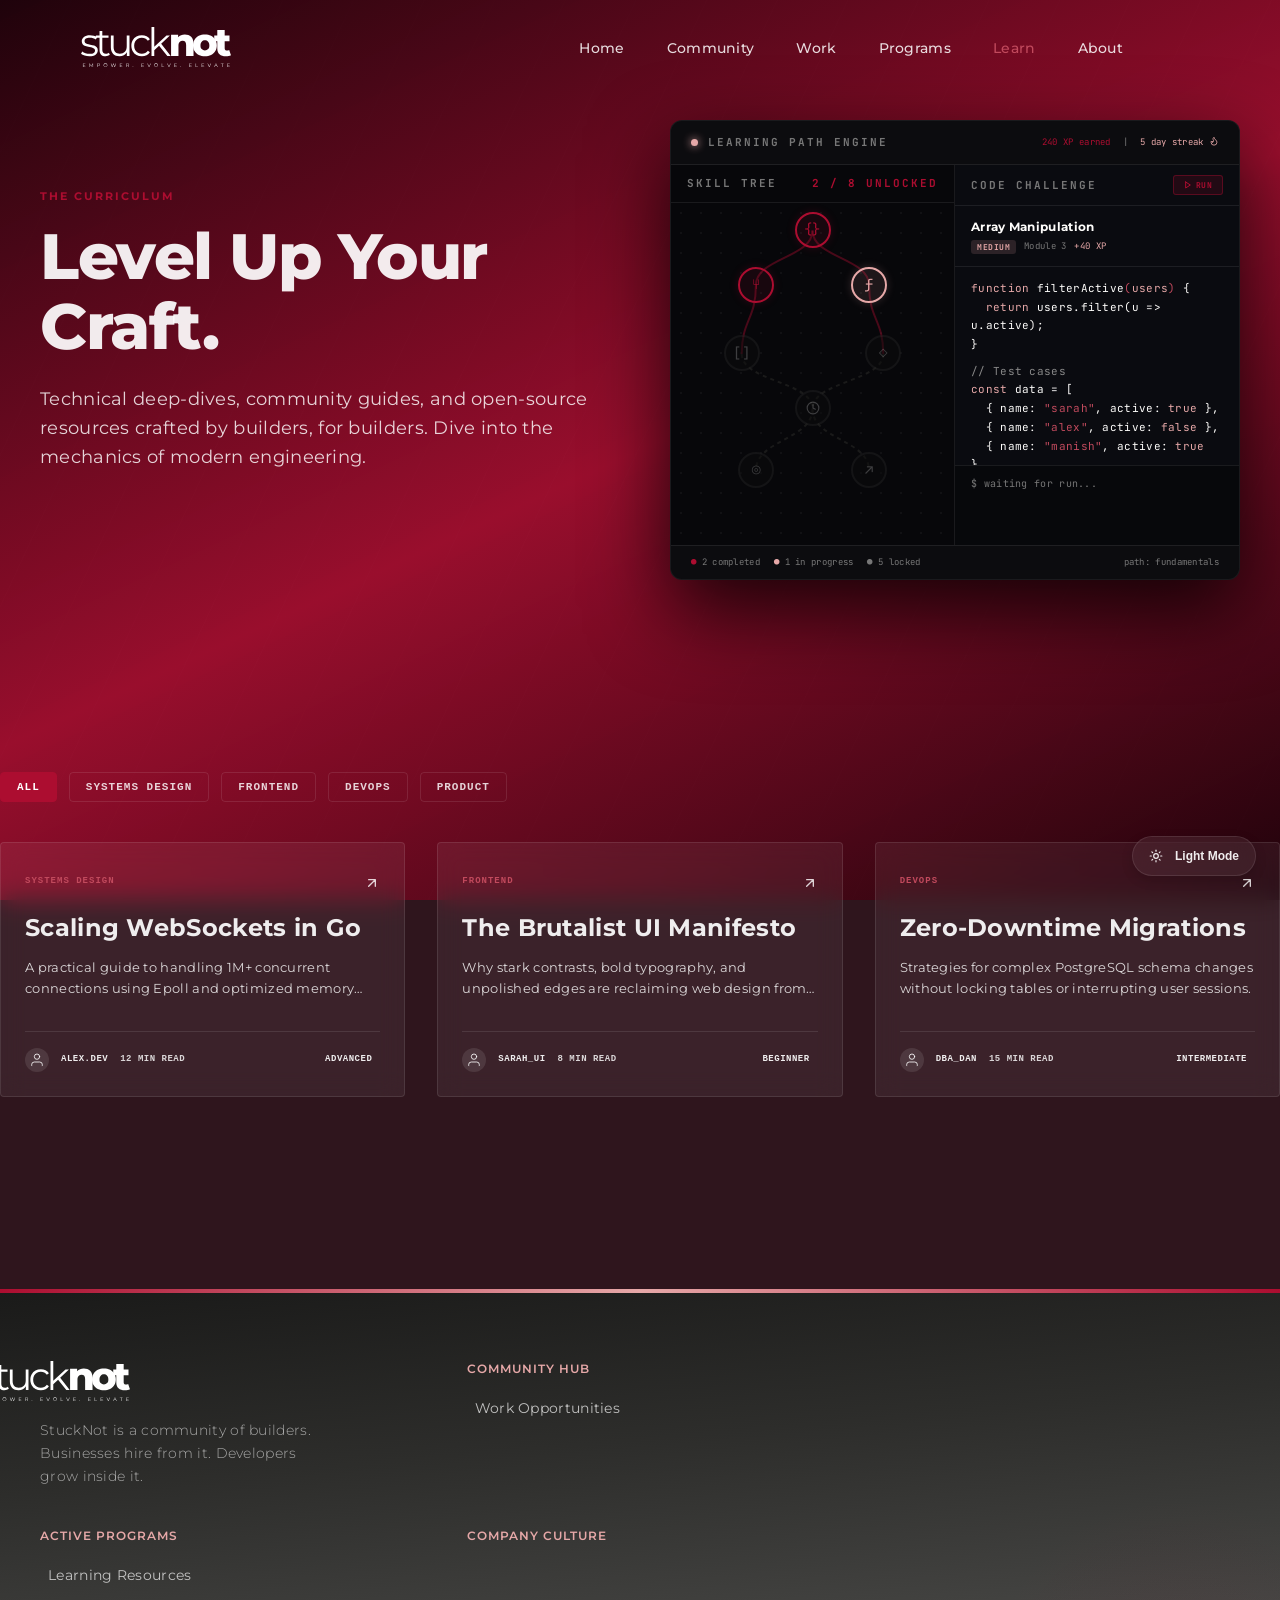
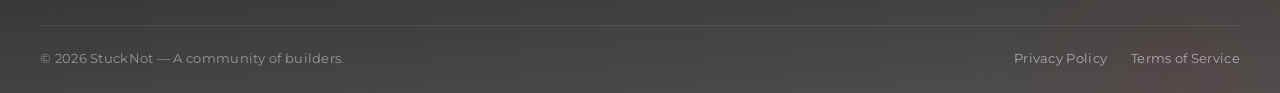
<file: learn/index.html>
<!DOCTYPE html>
<html lang="en" class="dark-theme">
<head>
  <meta charset="UTF-8">
  <meta name="viewport" content="width=device-width, initial-scale=1.0">
  <title>StuckNot - Learn</title>
  
  <link rel="preconnect" href="https://fonts.googleapis.com">
  <link rel="preconnect" href="https://fonts.gstatic.com" crossorigin>
  <link href="https://fonts.googleapis.com/css2?family=JetBrains+Mono:wght@500;700&family=Montserrat:ital,wght@0,300;0,400;0,500;0,600;0,700;0,800;0,900;1,400&family=Playfair+Display:ital,wght@0,400;0,600;1,400&display=swap" rel="stylesheet">
  
  <!-- Synchronous theme load to prevent FOUC -->
  <script src="../theme-toggle.js"></script>
  
  <!-- Shared Design System -->
  <link rel="stylesheet" href="../stucknot-design-system.css">
</head>
<body>
  
  <!-- ===== HEADER ===== -->
  <stucknot-navbar base-path="../" active-page="learn"></stucknot-navbar>
  
  <main id="main-content">
    
    <!-- ===== HERO SECTION ===== -->
        <section class="container page-hero">
      <div class="page-hero-content">
        <span class="eyebrow-text highlight-maroon">THE CURRICULUM</span>
        <h1 class="page-hero-title">Level Up Your Craft.</h1>
        <p class="page-hero-desc">Technical deep-dives, community guides, and open-source resources crafted by builders, for builders. Dive into the mechanics of modern engineering.</p>
      </div>
      <div class="page-hero-widget">
    <div id="lp25-root" style="width: 100%; max-width: 580px; height: 460px; background: var(--widget-bg); border: 1px solid var(--widget-border); border-radius: 12px; font-family: 'JetBrains Mono', monospace; display: flex; flex-direction: column; overflow: hidden; box-shadow: var(--widget-shadow); position: relative; color: var(--widget-text);">

      <!-- Cursor glow -->
      <div id="lp25-glow" style="position: absolute; width: 220px; height: 220px; border-radius: 50%; background: radial-gradient(circle, rgba(172,13,48,0.12) 0%, rgba(172,13,48,0.03) 40%, transparent 70%); pointer-events: none; z-index: 0; transform: translate(-50%,-50%); opacity: 0; transition: opacity 0.3s;"></div>

      <!-- Top Bar -->
      <div style="height: 44px; min-height: 44px; border-bottom: 1px solid var(--widget-border); display: flex; align-items: center; justify-content: space-between; padding: 0 20px; background: var(--widget-panel-bg);">
        <div style="display: flex; align-items: center; gap: 10px;">
          <div style="width: 7px; height: 7px; border-radius: 50%; background: var(--rose-light); box-shadow: 0 0 8px var(--rose-light); animation: lp25pulse 2s infinite;"></div>
          <span style="font-size: 11px; color: var(--widget-text-muted); font-weight: 700; letter-spacing: 2px; text-transform: uppercase;">LEARNING PATH ENGINE</span>
        </div>
        <div style="display: flex; align-items: center; gap: 12px;">
          <span style="font-size: 9px; color: var(--rose);"><span id="lp25-xp">240</span> XP earned</span>
          <span style="font-size: 9px; color: var(--widget-text-muted);">|</span>
          <span style="font-size: 9px; color: var(--rose-light);"><span id="lp25-streak">5</span> day streak <svg width="10" height="10" viewBox="0 0 24 24" fill="none" stroke="currentColor" stroke-width="2" stroke-linecap="round" stroke-linejoin="round" style="vertical-align:-1px"><path d="M8.5 14.5A2.5 2.5 0 0 0 11 12c0-1.38-.5-2-1-3-1.072-2.143-.224-4.054 2-6 .5 2.5 2 4.9 4 6.5 2 1.6 3 3.5 3 5.5a7 7 0 1 1-14 0c0-1.153.433-2.294 1-3a2.5 2.5 0 0 0 2.5 2.5z"/></svg></span>
        </div>
      </div>

      <!-- Main Content -->
      <div style="flex: 1; display: flex; min-height: 0; position: relative;">

        <!-- Left: Skill Tree -->
        <div style="width: 50%; border-right: 1px solid var(--widget-border); display: flex; flex-direction: column; position: relative;">
          <div style="padding: 10px 16px; border-bottom: 1px solid var(--widget-border); font-size: 11px; color: var(--widget-text-muted); letter-spacing: 2px; font-weight: 700; text-transform: uppercase; display: flex; justify-content: space-between;">
            <span>SKILL TREE</span>
            <span id="lp25-progress" style="color: var(--rose);">2 / 8 unlocked</span>
          </div>

          <div id="lp25-tree-area" style="flex: 1; position: relative; overflow: hidden;">
            <!-- Dot grid bg -->
            <div class="lp25-grid-bg" style="position: absolute; inset: 0; background-size: 20px 20px; pointer-events: none;"></div>
            <!-- SVG connections -->
            <svg id="lp25-tree-svg" style="position: absolute; inset: 0; width: 100%; height: 100%;"></svg>
            <!-- Nodes -->
            <div id="lp25-tree-nodes" style="position: absolute; inset: 0; width: 100%; height: 100%;"></div>
          </div>
        </div>

        <!-- Right: Code Challenge Terminal -->
        <div style="width: 50%; display: flex; flex-direction: column; position: relative; background: var(--widget-term-bg);">
          <div style="padding: 10px 16px; border-bottom: 1px solid var(--widget-border); font-size: 11px; color: var(--widget-text-muted); letter-spacing: 2px; font-weight: 700; text-transform: uppercase; display: flex; justify-content: space-between; align-items: center;">
            <span>CODE CHALLENGE</span>
            <button id="lp25-run-btn" style="background: rgba(172,13,48,0.15); border: 1px solid rgba(172,13,48,0.4); color: var(--rose); font-family: 'JetBrains Mono', monospace; font-size: 8px; font-weight: bold; padding: 4px 10px; border-radius: 3px; cursor: pointer; transition: all 0.2s; letter-spacing: 0.5px; display: flex; align-items: center; gap: 4px;" onmouseover="this.style.background='rgba(172,13,48,0.3)'" onmouseout="this.style.background='rgba(172,13,48,0.15)'"><svg width="8" height="8" viewBox="0 0 24 24" fill="none" stroke="currentColor" stroke-width="3" stroke-linecap="round" stroke-linejoin="round"><polygon points="5 3 19 12 5 21 5 3"/></svg> RUN</button>
          </div>

          <!-- Challenge Info -->
          <div id="lp25-challenge-info" style="padding: 12px 16px; border-bottom: 1px solid var(--widget-border);">
            <div style="font-family: 'Montserrat', sans-serif; font-size: 12px; font-weight: 700; color: var(--widget-text); margin-bottom: 4px;" id="lp25-challenge-title">Array Manipulation</div>
            <div style="font-size: 9px; color: var(--widget-text-muted); display: flex; gap: 8px; align-items: center;">
              <span class="lp25-diff-badge lp25-diff-medium">MEDIUM</span>
              <span>Module 3</span>
              <span style="color: var(--rose-light);">+40 XP</span>
            </div>
          </div>

          <!-- Code Area -->
          <div id="lp25-code" style="flex: 1; padding: 12px 16px; font-size: 11px; line-height: 1.7; color: var(--widget-text); overflow-y: auto;">
            <div><span class="syn-keyword">function</span> <span class="syn-func">filterActive</span><span class="syn-punct">(</span><span class="syn-var">users</span><span class="syn-punct">)</span> {</div>
            <div>&nbsp;&nbsp;<span class="syn-keyword">return</span> users.<span class="syn-func">filter</span>(u => u.active);</div>
            <div>}</div>
            <div style="margin-top: 8px;"><span class="syn-comment">// Test cases</span></div>
            <div><span class="syn-keyword">const</span> <span class="syn-func">data</span> = [</div>
            <div>&nbsp;&nbsp;{ name: <span class="syn-string">"sarah"</span>, active: <span class="syn-keyword">true</span> },</div>
            <div>&nbsp;&nbsp;{ name: <span class="syn-string">"alex"</span>, active: <span class="syn-keyword">false</span> },</div>
            <div>&nbsp;&nbsp;{ name: <span class="syn-string">"manish"</span>, active: <span class="syn-keyword">true</span> },</div>
            <div>];</div>
          </div>

          <!-- Test Output -->
          <div id="lp25-output" style="height: 80px; min-height: 80px; border-top: 1px solid var(--widget-border); padding: 10px 16px; font-size: 10px; background: var(--widget-output-bg); overflow-y: auto;">
            <div style="color: var(--widget-text-muted); margin-bottom: 4px;">$ waiting for run...</div>
          </div>
        </div>

        <!-- Hover tooltip for skill nodes -->
        <div id="lp25-tip" style="position: absolute; opacity: 0; pointer-events: none; background: var(--widget-bg); border: 1px solid var(--widget-border); padding: 10px 14px; border-radius: 6px; font-size: 10px; color: var(--widget-text); box-shadow: var(--widget-shadow); transition: opacity 0.15s; max-width: 200px; z-index: 50;">
          <div id="lp25-tip-name" style="font-family: 'Montserrat', sans-serif; font-weight: 700; font-size: 12px; margin-bottom: 4px;"></div>
          <div id="lp25-tip-desc" style="color: var(--widget-text-muted); font-size: 9px; margin-bottom: 6px;"></div>
          <div style="display: flex; gap: 8px; font-size: 9px;">
            <span id="lp25-tip-xp" style="color: var(--rose-light);"></span>
            <span style="color: var(--widget-text-muted);">·</span>
            <span id="lp25-tip-status"></span>
          </div>
        </div>
      </div>

      <!-- Bottom Stats -->
      <div style="height: 34px; min-height: 34px; border-top: 1px solid var(--widget-border); display: flex; align-items: center; justify-content: space-between; padding: 0 20px; background: var(--widget-panel-bg); font-size: 9px; color: var(--widget-text-muted);">
        <div style="display: flex; gap: 14px;">
          <span><span style="color: var(--rose);">●</span> 2 completed</span>
          <span><span style="color: var(--rose-light);">●</span> 1 in progress</span>
          <span><span style="color: var(--widget-text-muted);">●</span> 5 locked</span>
        </div>
        <span>path: fundamentals</span>
      </div>
    </div>

    <style>
      #lp25-root {
        --widget-bg: #07070a;
        --widget-border: rgba(255,255,255,0.08);
        --widget-panel-bg: rgba(255,255,255,0.02);
        --widget-term-bg: #0a0b10;
        --widget-output-bg: rgba(0,0,0,0.3);
        --widget-text: #FEFDFB;
        --widget-text-muted: #777;
        --widget-grid-dot: rgba(255,255,255,0.04);
        --widget-node-bg: #111;
        --widget-node-border: #333;
        --widget-node-locked-bg: #0d0d0d;
        --widget-node-locked-border: #222;
        --widget-shadow: 0 30px 80px rgba(0,0,0,0.8);
        
        --rose: #AC0D30;
        --rose-light: #E6A8A8;
      }

      html.light-theme #lp25-root {
        --widget-bg: #ffffff;
        --widget-border: rgba(0,0,0,0.08);
        --widget-panel-bg: rgba(0,0,0,0.02);
        --widget-term-bg: #f8fafc;
        --widget-output-bg: rgba(0,0,0,0.03);
        --widget-text: #1a1a1a;
        --widget-text-muted: #64748b;
        --widget-grid-dot: rgba(0,0,0,0.05);
        --widget-node-bg: #ffffff;
        --widget-node-border: #cbd5e1;
        --widget-node-locked-bg: #f1f5f9;
        --widget-node-locked-border: #e2e8f0;
        --widget-shadow: 0 20px 40px rgba(0,0,0,0.05);
      }

      /* Syntax Highlighting */
      .syn-keyword { color: var(--rose-light); }
      .syn-func { color: var(--widget-text); }
      .syn-punct { color: #c14a5d; }
      .syn-var { color: var(--rose-light); }
      .syn-comment { color: #888; }
      .syn-string { color: #c14a5d; }
      
      html.light-theme .syn-keyword { color: #9a0a29; }
      html.light-theme .syn-func { color: #1a1a1a; }
      html.light-theme .syn-punct { color: #7a0822; }
      html.light-theme .syn-var { color: #9a0a29; }
      html.light-theme .syn-comment { color: #9ca3af; }
      html.light-theme .syn-string { color: #AC0D30; }

      .lp25-grid-bg {
        background-image: radial-gradient(var(--widget-grid-dot) 1px, transparent 1px);
      }

      @keyframes lp25pulse { 0%,100%{opacity:1} 50%{opacity:0.4} }

      .lp25-skill-node {
        position: absolute; width: 36px; height: 36px; border-radius: 50%;
        display: flex; align-items: center; justify-content: center;
        font-size: 14px; cursor: pointer; transition: all 0.2s;
        transform: translate(-50%, -50%); z-index: 10;
        border: 2px solid var(--widget-node-border); background: var(--widget-node-bg);
        color: var(--widget-text-muted);
      }
      .lp25-skill-node.lp25-unlocked {
        border-color: var(--rose); background: rgba(172,13,48,0.1);
        box-shadow: 0 0 10px rgba(172,13,48,0.2);
        color: var(--rose);
      }
      .lp25-skill-node.lp25-active {
        border-color: var(--rose-light); background: rgba(230,168,168,0.1);
        box-shadow: 0 0 10px rgba(230,168,168,0.2);
        animation: lp25nodePulse 2s infinite;
        color: var(--rose-light);
      }
      .lp25-skill-node.lp25-locked {
        border-color: var(--widget-node-locked-border); background: var(--widget-node-locked-bg); opacity: 0.5; cursor: default;
      }
      .lp25-skill-node:hover:not(.lp25-locked) {
        transform: translate(-50%,-50%) scale(1.2);
        box-shadow: 0 0 16px rgba(172,13,48,0.3);
        color: var(--widget-text);
        border-color: var(--rose);
      }

      @keyframes lp25nodePulse { 0%,100%{box-shadow: 0 0 10px rgba(230,168,168,0.2)} 50%{box-shadow: 0 0 20px rgba(230,168,168,0.4)} }

      .lp25-diff-badge {
        padding: 1px 6px; border-radius: 3px; font-size: 8px; font-weight: bold; letter-spacing: 0.5px;
      }
      .lp25-diff-easy { background: rgba(172,13,48,0.15); color: var(--rose); }
      .lp25-diff-medium { background: rgba(230,168,168,0.15); color: var(--rose-light); }
      html.light-theme .lp25-diff-medium { color: #9a0a29; background: rgba(230,168,168,0.3); }
      .lp25-diff-hard { background: rgba(137,3,32,0.15); color: #890320; }

      .lp25-test-pass { color: var(--rose); }
      .lp25-test-fail { color: #890320; }

      @keyframes lp25typeIn { from{width:0} to{width:100%} }

      #lp25-code::-webkit-scrollbar, #lp25-output::-webkit-scrollbar { width: 3px; }
      #lp25-code::-webkit-scrollbar-track, #lp25-output::-webkit-scrollbar-track { background: transparent; }
      #lp25-code::-webkit-scrollbar-thumb, #lp25-output::-webkit-scrollbar-thumb { background: var(--widget-border); border-radius: 3px; }
    </style>

    <script>
      (function() {
        const root = document.getElementById('lp25-root');
        const treeArea = document.getElementById('lp25-tree-area');
        const treeSvg = document.getElementById('lp25-tree-svg');
        const treeNodes = document.getElementById('lp25-tree-nodes');
        const tip = document.getElementById('lp25-tip');
        const output = document.getElementById('lp25-output');
        const glow = document.getElementById('lp25-glow');

        const skills = [
          { id:'s1', name:'Variables & Types', icon:'{}', desc:'Primitives, objects, and type coercion', xp:20, status:'unlocked', x:0.5, y:0.08 },
          { id:'s2', name:'Control Flow', icon:'⑂', desc:'if/else, loops, switch statements', xp:25, status:'unlocked', x:0.3, y:0.24 },
          { id:'s3', name:'Functions', icon:'ƒ', desc:'Closures, scope, arrow functions', xp:30, status:'active', x:0.7, y:0.24 },
          { id:'s4', name:'Arrays', icon:'[]', desc:'Map, filter, reduce, and mutations', xp:40, status:'locked', x:0.25, y:0.44 },
          { id:'s5', name:'Objects', icon:'◇', desc:'Destructuring, spread, prototypes', xp:40, status:'locked', x:0.75, y:0.44 },
          { id:'s6', name:'Async/Await', icon:'<svg width="14" height="14" viewBox="0 0 24 24" fill="none" stroke="currentColor" stroke-width="2" stroke-linecap="round" stroke-linejoin="round"><circle cx="12" cy="12" r="10"></circle><polyline points="12 6 12 12 16 14"></polyline></svg>', desc:'Promises, async patterns, error handling', xp:50, status:'locked', x:0.5, y:0.60 },
          { id:'s7', name:'DOM & Events', icon:'◎', desc:'Selectors, listeners, delegation', xp:50, status:'locked', x:0.3, y:0.78 },
          { id:'s8', name:'APIs & Fetch', icon:'↗', desc:'REST, JSON, HTTP methods, headers', xp:60, status:'locked', x:0.7, y:0.78 }
        ];

        // Connections (parent -> child)
        const edges = [
          ['s1','s2'], ['s1','s3'],
          ['s2','s4'], ['s3','s5'],
          ['s4','s6'], ['s5','s6'],
          ['s6','s7'], ['s6','s8']
        ];

        function renderTree() {
          treeSvg.innerHTML = '';
          treeNodes.innerHTML = '';
          const w = treeArea.clientWidth || 280;
          const h = treeArea.clientHeight || 350;
          
          const isLight = document.documentElement.classList.contains('light-theme');
          const inactiveStroke = isLight ? 'rgba(0,0,0,0.06)' : '#1a1a1a';

          // Draw edges
          edges.forEach(([fromId, toId]) => {
            const from = skills.find(s => s.id === fromId);
            const to = skills.find(s => s.id === toId);
            const x1 = from.x * w, y1 = from.y * h;
            const x2 = to.x * w, y2 = to.y * h;

            const path = document.createElementNS('http://www.w3.org/2000/svg','path');
            const cy1 = y1 + (y2 - y1) * 0.5;
            path.setAttribute('d', `M ${x1} ${y1} C ${x1} ${cy1}, ${x2} ${cy1}, ${x2} ${y2}`);

            const isActive = from.status === 'unlocked' || from.status === 'active';
            path.setAttribute('stroke', isActive ? 'rgba(172,13,48,0.4)' : inactiveStroke);
            path.setAttribute('stroke-width', '2');
            path.setAttribute('fill', 'none');
            if (!isActive) path.setAttribute('stroke-dasharray', '4 4');
            treeSvg.appendChild(path);
          });

          // Draw nodes
          skills.forEach(s => {
            const node = document.createElement('div');
            node.className = `lp25-skill-node lp25-${s.status}`;
            node.dataset.id = s.id;
            node.style.left = (s.x * w) + 'px';
            node.style.top = (s.y * h) + 'px';
            node.innerHTML = s.icon;

            if (s.status !== 'locked') {
              node.addEventListener('click', () => handleNodeClick(s));
            }
            node.addEventListener('mouseenter', (e) => showSkillTip(e, s));
            node.addEventListener('mouseleave', () => { tip.style.opacity = '0'; });

            treeNodes.appendChild(node);
          });

          updateProgress();
        }

        function showSkillTip(e, s) {
          const r = root.getBoundingClientRect();
          let x = e.clientX - r.left + 16;
          let y = e.clientY - r.top - 10;
          if (x + 180 > r.width) x = e.clientX - r.left - 180;

          document.getElementById('lp25-tip-name').textContent = s.name;
          document.getElementById('lp25-tip-desc').textContent = s.desc;
          document.getElementById('lp25-tip-xp').textContent = '+' + s.xp + ' XP';
          const statusEl = document.getElementById('lp25-tip-status');
          statusEl.innerHTML = s.status === 'unlocked' ? '<svg width="10" height="10" viewBox="0 0 24 24" fill="none" stroke="currentColor" stroke-width="2" stroke-linecap="round" stroke-linejoin="round" style="vertical-align:-1px"><polyline points="20 6 9 17 4 12"/></svg> Completed' : s.status === 'active' ? '● In Progress' : '<svg width="10" height="10" viewBox="0 0 24 24" fill="none" stroke="currentColor" stroke-width="2" stroke-linecap="round" stroke-linejoin="round" style="vertical-align:-1px"><rect x="3" y="11" width="18" height="11" rx="2" ry="2"/><path d="M7 11V7a5 5 0 0 1 10 0v4"/></svg> Locked';
          
          // Colors adapt via JS for the tip
          const isLight = document.documentElement.classList.contains('light-theme');
          statusEl.style.color = s.status === 'unlocked' ? '#AC0D30' : s.status === 'active' ? (isLight ? '#9a0a29' : '#E6A8A8') : (isLight ? '#64748b' : '#555');

          tip.style.left = x + 'px';
          tip.style.top = y + 'px';
          tip.style.opacity = '1';
        }

        function handleNodeClick(s) {
          if (s.status === 'locked') return;
          // Load a challenge for this skill
          document.getElementById('lp25-challenge-title').textContent = s.name + ' Challenge';
          output.innerHTML = '<div style="color: var(--widget-text-muted);">$ waiting for run...</div>';
        }

        function updateProgress() {
          const unlocked = skills.filter(s => s.status === 'unlocked').length;
          const total = skills.length;
          document.getElementById('lp25-progress').textContent = `${unlocked} / ${total} unlocked`;
        }

        // Run button - simulate test execution
        let running = false;
        document.getElementById('lp25-run-btn').addEventListener('click', () => {
          if (running) return;
          running = true;
          output.innerHTML = '';

          const tests = [
            { name: 'filters active users', pass: true, delay: 400 },
            { name: 'handles empty array', pass: true, delay: 800 },
            { name: 'preserves order', pass: true, delay: 1200 },
            { name: 'returns new array', pass: Math.random() > 0.3, delay: 1600 }
          ];

          // Compiling line
          const compLine = document.createElement('div');
          compLine.style.color = 'var(--widget-text-muted)';
          compLine.textContent = '$ compiling...';
          output.appendChild(compLine);

          tests.forEach((t, i) => {
            setTimeout(() => {
              const line = document.createElement('div');
              line.className = t.pass ? 'lp25-test-pass' : 'lp25-test-fail';
              line.textContent = `  ${t.pass ? '✓' : '✗'} ${t.name}`;
              output.appendChild(line);
              output.scrollTop = output.scrollHeight;

              // After last test
              if (i === tests.length - 1) {
                setTimeout(() => {
                  const allPass = tests.every(t => t.pass);
                  const summary = document.createElement('div');
                  summary.style.marginTop = '6px';
                  summary.style.fontWeight = 'bold';

                  if (allPass) {
                    summary.style.color = 'var(--rose)';
                    summary.textContent = `✓ All ${tests.length} tests passed! +40 XP`;

                    // Unlock next skill
                    const active = skills.find(s => s.status === 'active');
                    if (active) {
                      active.status = 'unlocked';
                      // Find next locked and make active
                      const nextLocked = skills.find(s => s.status === 'locked');
                      if (nextLocked) nextLocked.status = 'active';

                      const xpEl = document.getElementById('lp25-xp');
                      xpEl.textContent = parseInt(xpEl.textContent) + 40;
                    }
                    renderTree();
                  } else {
                    summary.style.color = '#890320';
                    const passed = tests.filter(t => t.pass).length;
                    summary.textContent = `✗ ${passed}/${tests.length} passed. Try again.`;
                  }

                  output.appendChild(summary);
                  output.scrollTop = output.scrollHeight;
                  running = false;
                }, 300);
              }
            }, t.delay);
          });
        });

        // Cursor glow
        root.addEventListener('mousemove', (e) => {
          const rect = root.getBoundingClientRect();
          const mx = e.clientX - rect.left;
          const my = e.clientY - rect.top;
          glow.style.left = mx + 'px';
          glow.style.top = my + 'px';
          glow.style.opacity = '1';

          const px = (mx / rect.width) * 100;
          const py = (my / rect.height) * 100;
          
          const isLight = document.documentElement.classList.contains('light-theme');
          const border1 = isLight ? 'rgba(0,0,0,0.08)' : 'rgba(255,255,255,0.08)';
          const border2 = isLight ? 'rgba(0,0,0,0.04)' : 'rgba(255,255,255,0.04)';
          root.style.borderImage = `radial-gradient(circle at ${px}% ${py}%, rgba(172,13,48,0.4) 0%, ${border1} 50%, ${border2} 100%) 1`;

          // Node proximity
          treeNodes.querySelectorAll('.lp25-skill-node:not(.lp25-locked)').forEach(node => {
            const nr = node.getBoundingClientRect();
            const nx = nr.left - rect.left + nr.width / 2;
            const ny = nr.top - rect.top + nr.height / 2;
            const dist = Math.sqrt((mx - nx) ** 2 + (my - ny) ** 2);
            if (dist < 70) {
              const s = 1 + (1 - dist / 70) * 0.3;
              node.style.transform = `translate(-50%,-50%) scale(${s})`;
            } else {
              node.style.transform = 'translate(-50%,-50%) scale(1)';
            }
          });
        });

        root.addEventListener('mouseleave', () => {
          glow.style.opacity = '0';
          root.style.borderImage = 'none';
          root.style.border = '1px solid var(--widget-border)';
          treeNodes.querySelectorAll('.lp25-skill-node').forEach(n => {
            n.style.transform = 'translate(-50%,-50%) scale(1)';
          });
        });
        
        // Listen to theme toggle changes to re-render the tree edges
        const observer = new MutationObserver((mutations) => {
          mutations.forEach((mutation) => {
            if (mutation.attributeName === "class") {
              renderTree();
            }
          });
        });
        observer.observe(document.documentElement, { attributes: true });

        // Init
        renderTree();
        window.addEventListener('resize', renderTree);
      })();
    </script>
  </div>

</div>
    </section>
    
    <!-- ===== RESOURCES SECTION ===== -->
    <section class="container section">
      
      <!-- Filters -->
      <div class="learn-filters">
        <button class="learn-filter-pill active">All</button>
        <button class="learn-filter-pill">Systems Design</button>
        <button class="learn-filter-pill">Frontend</button>
        <button class="learn-filter-pill">DevOps</button>
        <button class="learn-filter-pill">Product</button>
      </div>
      
      <!-- Grid -->
      <div class="learn-grid">
        
        <!-- Card 1 -->
        <a href="#" class="learn-card">
          <div class="learn-card-header">
            <span class="learn-card-category">Systems Design</span>
            <svg class="learn-card-icon" xmlns="http://www.w3.org/2000/svg" viewBox="0 0 24 24" fill="none" stroke="currentColor" stroke-width="2" stroke-linecap="round" stroke-linejoin="round"><path d="M7 17l9.2-9.2M17 17V7H7"/></svg>
          </div>
          <h3 class="learn-card-title">Scaling WebSockets in Go</h3>
          <p class="learn-card-desc">A practical guide to handling 1M+ concurrent connections using Epoll and optimized memory pooling.</p>
          <div class="learn-card-divider"></div>
          <div class="learn-card-footer">
            <svg class="learn-card-author-img" xmlns="http://www.w3.org/2000/svg" viewBox="0 0 24 24" fill="none" stroke="currentColor" stroke-width="1.5" stroke-linecap="round" stroke-linejoin="round"><path d="M20 21v-2a4 4 0 0 0-4-4H8a4 4 0 0 0-4 4v2"></path><circle cx="12" cy="7" r="4"></circle></svg>
            <span class="learn-card-meta">ALEX.DEV</span>
            <span class="learn-card-meta" style="color: var(--theme-text-muted);">12 MIN READ</span>
            <span class="learn-card-badge">Advanced</span>
          </div>
        </a>
        
        <!-- Card 2 -->
        <a href="#" class="learn-card">
          <div class="learn-card-header">
            <span class="learn-card-category">Frontend</span>
            <svg class="learn-card-icon" xmlns="http://www.w3.org/2000/svg" viewBox="0 0 24 24" fill="none" stroke="currentColor" stroke-width="2" stroke-linecap="round" stroke-linejoin="round"><path d="M7 17l9.2-9.2M17 17V7H7"/></svg>
          </div>
          <h3 class="learn-card-title">The Brutalist UI Manifesto</h3>
          <p class="learn-card-desc">Why stark contrasts, bold typography, and unpolished edges are reclaiming web design from corporate blandness.</p>
          <div class="learn-card-divider"></div>
          <div class="learn-card-footer">
            <svg class="learn-card-author-img" xmlns="http://www.w3.org/2000/svg" viewBox="0 0 24 24" fill="none" stroke="currentColor" stroke-width="1.5" stroke-linecap="round" stroke-linejoin="round"><path d="M20 21v-2a4 4 0 0 0-4-4H8a4 4 0 0 0-4 4v2"></path><circle cx="12" cy="7" r="4"></circle></svg>
            <span class="learn-card-meta">SARAH_UI</span>
            <span class="learn-card-meta" style="color: var(--theme-text-muted);">8 MIN READ</span>
            <span class="learn-card-badge">Beginner</span>
          </div>
        </a>
        
        <!-- Card 3 -->
        <a href="#" class="learn-card">
          <div class="learn-card-header">
            <span class="learn-card-category">DevOps</span>
            <svg class="learn-card-icon" xmlns="http://www.w3.org/2000/svg" viewBox="0 0 24 24" fill="none" stroke="currentColor" stroke-width="2" stroke-linecap="round" stroke-linejoin="round"><path d="M7 17l9.2-9.2M17 17V7H7"/></svg>
          </div>
          <h3 class="learn-card-title">Zero-Downtime Migrations</h3>
          <p class="learn-card-desc">Strategies for complex PostgreSQL schema changes without locking tables or interrupting user sessions.</p>
          <div class="learn-card-divider"></div>
          <div class="learn-card-footer">
            <svg class="learn-card-author-img" xmlns="http://www.w3.org/2000/svg" viewBox="0 0 24 24" fill="none" stroke="currentColor" stroke-width="1.5" stroke-linecap="round" stroke-linejoin="round"><path d="M20 21v-2a4 4 0 0 0-4-4H8a4 4 0 0 0-4 4v2"></path><circle cx="12" cy="7" r="4"></circle></svg>
            <span class="learn-card-meta">DBA_DAN</span>
            <span class="learn-card-meta" style="color: var(--theme-text-muted);">15 MIN READ</span>
            <span class="learn-card-badge">Intermediate</span>
          </div>
        </a>
        
      </div>
    </section>
  </main>
  
  <!-- ===== FOOTER ===== -->
  <footer class="footer" role="contentinfo">
    <div class="container">
      <div class="footer-main">
        <div class="footer-inner" id="footer-inner">
          <div>
            <a href="/" class="logo" aria-label="StuckNot Home"><span class="logo-img" role="img" aria-label="StuckNot logo"></span></a>
            <p class="footer-brand-desc" id="footer-desc">StuckNot is a community of builders. Businesses hire from it. Developers grow inside it.</p>
          </div>
          <div>
            <h3 class="footer-col-heading">Community Hub</h3>
            <div class="footer-links">
              <a href="/work/index.html">Work Opportunities</a>
            </div>
          </div>
          <div>
            <h3 class="footer-col-heading">Active Programs</h3>
            <div class="footer-links">
              <a href="/learn/index.html">Learning Resources</a>
            </div>
          </div>
          <div>
            <h3 class="footer-col-heading">Company Culture</h3>
            <div class="footer-links">
            </div>
          </div>
        </div>
      </div>
      <div class="footer-bottom">
        <span>&copy; 2026 StuckNot — A community of builders.</span>
        <div class="footer-bottom-links">
          <a href="/legal/privacy-policy.html">Privacy Policy</a>
          <a href="/legal/terms-of-service.html">Terms of Service</a>
        </div>
      </div>
    </div>
  </footer>
  
  <!-- Theme Toggle -->
  <stucknot-theme-toggle></stucknot-theme-toggle>

  <script src="../navbar.js"></script>
  <script src="../main.js"></script>
</body>
</html>
</file>
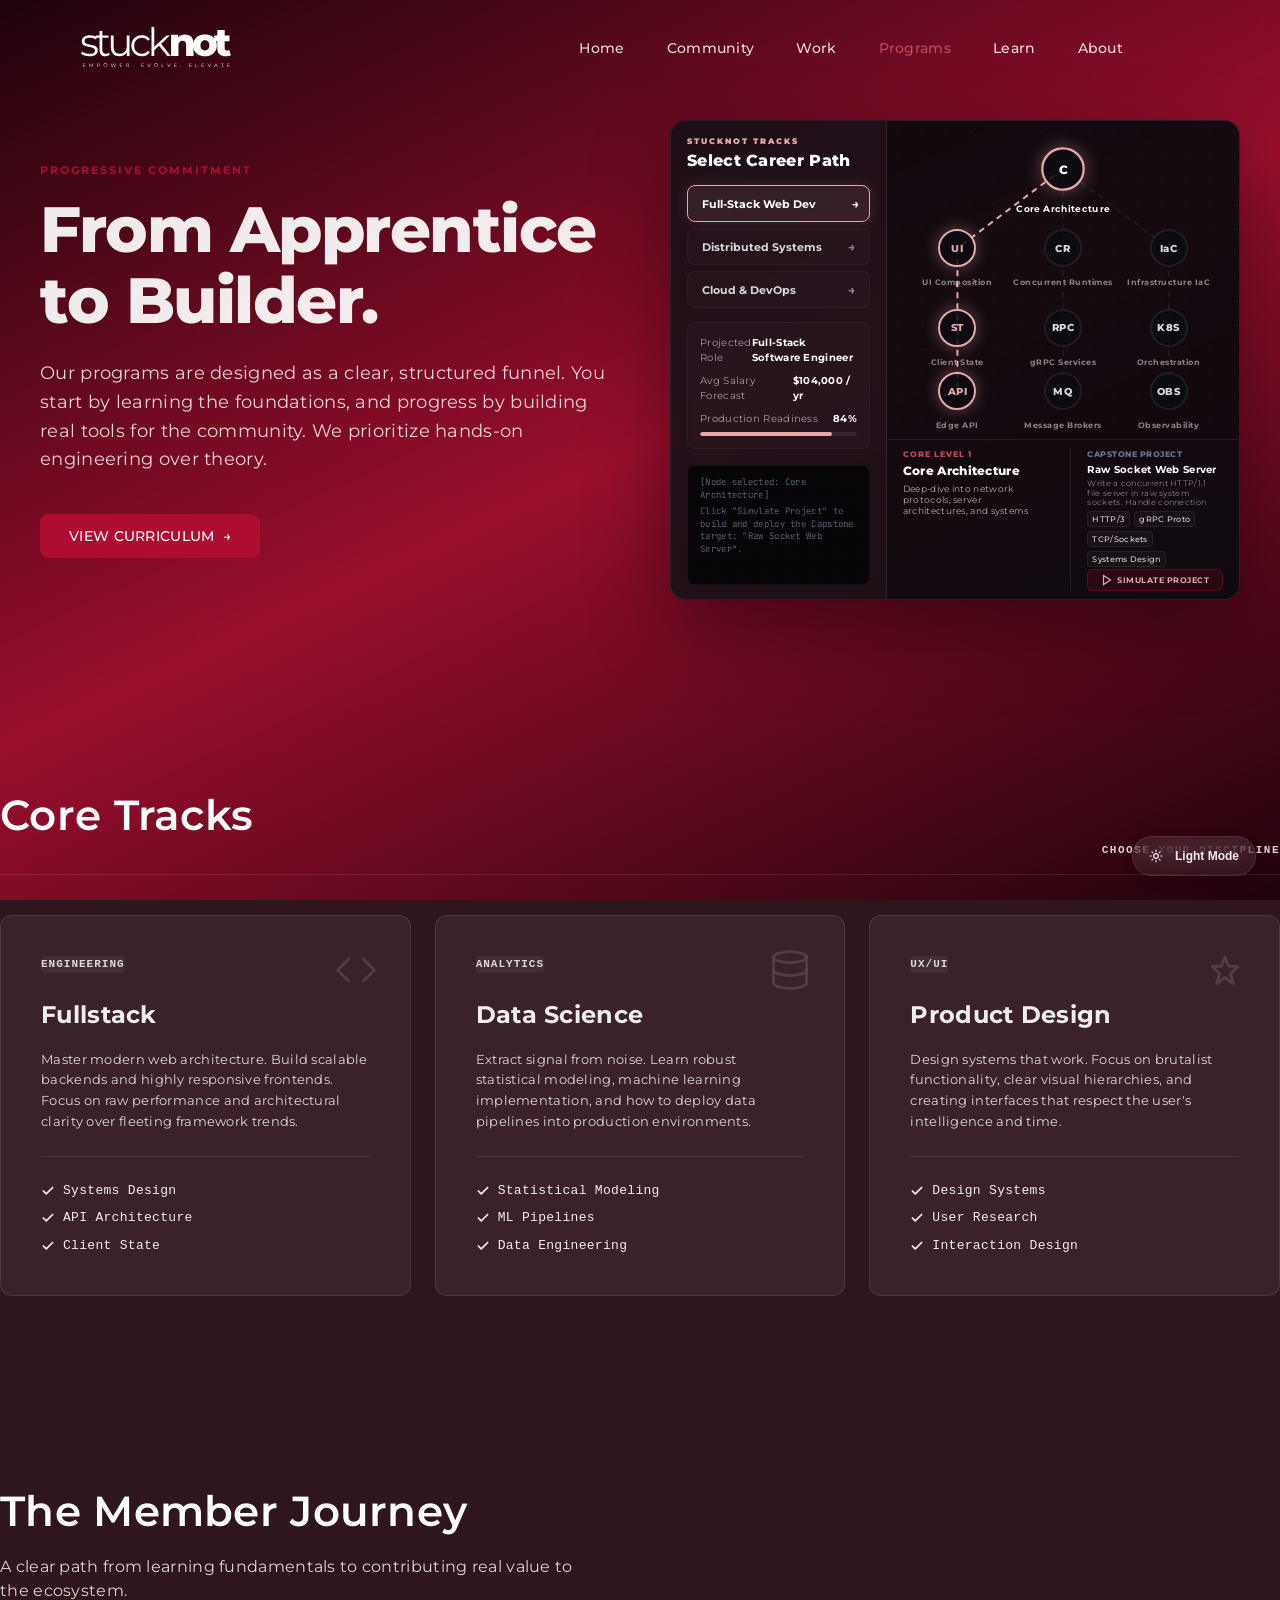
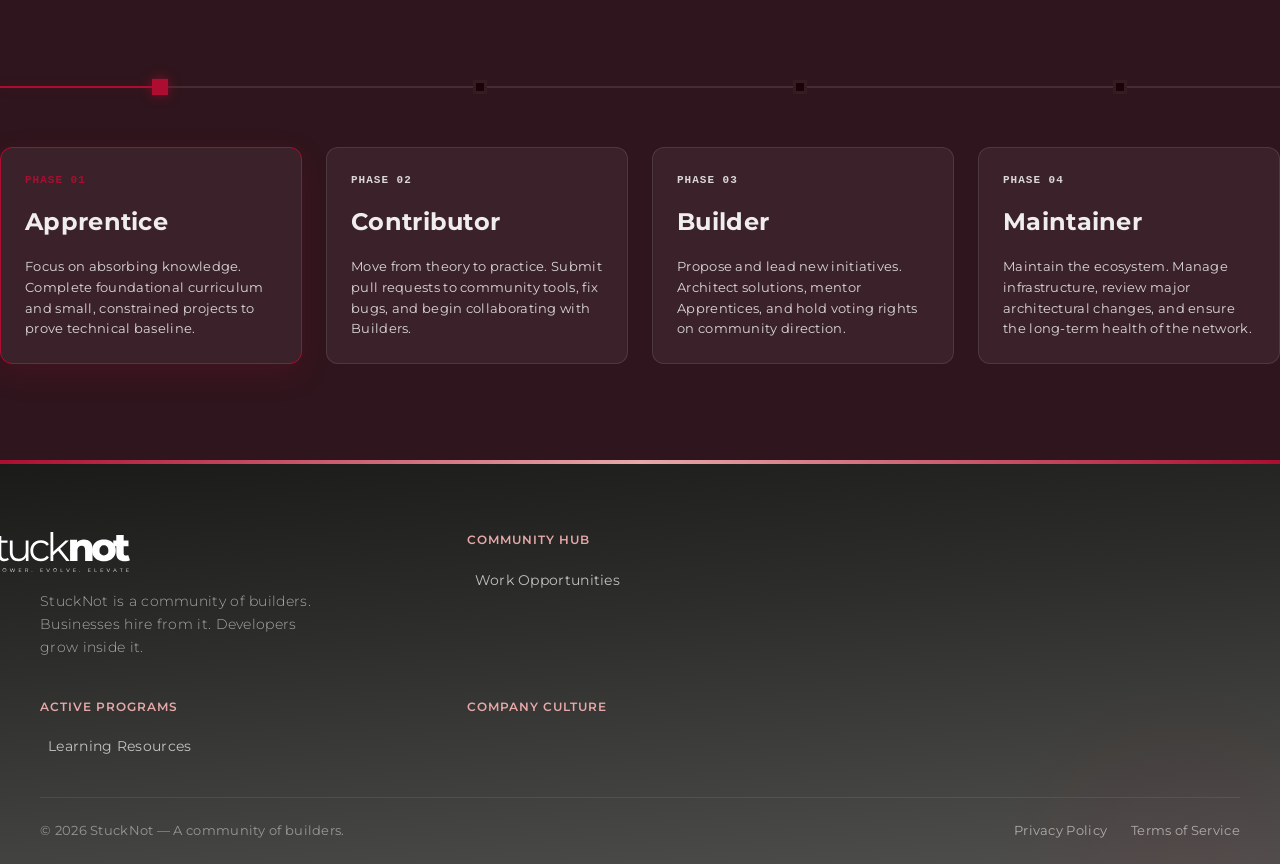
<file: programs/index.html>
<!DOCTYPE html>
<html lang="en" class="dark-theme">

<head>
  <meta charset="UTF-8">
  <meta name="viewport" content="width=device-width, initial-scale=1.0">
  <meta name="description" content="Stucknot Programs - From Apprentice to Builder">
  <title>Stucknot — Programs</title>

  <link rel="preconnect" href="https://fonts.googleapis.com">
  <link rel="preconnect" href="https://fonts.gstatic.com" crossorigin>
  <link href="https://fonts.googleapis.com/css2?family=JetBrains+Mono:wght@500;700&family=Montserrat:ital,wght@0,300;0,400;0,500;0,600;0,700;0,800;0,900;1,400&family=Playfair+Display:ital,wght@0,400;0,600;1,400&display=swap" rel="stylesheet">

  <link rel="stylesheet" href="../stucknot-design-system.css">
  <script src="../theme-toggle.js"></script>
  <style>

    :root {
      --rose: #e6a8a8;
      --rose-glow: rgba(230, 168, 168, 0.4);
      --maroon-light: #c14a5d;
      --maroon-glow: rgba(193, 74, 93, 0.4);
      --devops-cyan: #21c2e0;
      --devops-cyan-glow: rgba(33, 194, 224, 0.4);

      /* Theme variables for the skill tree engine */
      --roadmap-bg: rgba(12, 12, 18, 0.85);
      --roadmap-panel-bg: rgba(255, 255, 255, 0.015);
      --roadmap-right-bg: rgba(8, 8, 12, 0.5);
      --roadmap-terminal-bg: rgba(3, 3, 5, 0.9);
      --roadmap-terminal-border: rgba(255, 255, 255, 0.05);
      --roadmap-terminal-scan: linear-gradient(rgba(18, 16, 16, 0) 50%, rgba(0, 0, 0, 0.25) 50%), linear-gradient(90deg, rgba(255, 0, 0, 0.06), rgba(0, 255, 0, 0.02), rgba(0, 0, 255, 0.06));
      --roadmap-border: rgba(255, 255, 255, 0.08);
      --roadmap-text: var(--white);
      --roadmap-text-muted: var(--silver);
      
      /* Button variables */
      --btn-simulate-bg: rgba(172, 13, 48, 0.15);
      --btn-simulate-border: rgba(172, 13, 48, 0.4);
      --btn-simulate-text: var(--rose);
      --btn-simulate-hover: rgba(172, 13, 48, 0.3);
      --btn-simulate-disabled-bg: rgba(255, 255, 255, 0.02);
      --btn-simulate-disabled-border: rgba(255, 255, 255, 0.05);
      --btn-simulate-disabled-text: rgba(255, 255, 255, 0.3);
    }

    html.light-theme {
      --roadmap-bg: rgba(255, 255, 255, 0.7);
      --roadmap-panel-bg: rgba(0, 0, 0, 0.01);
      --roadmap-right-bg: rgba(250, 249, 246, 0.6);
      --roadmap-terminal-bg: #f4f4f4;
      --roadmap-terminal-border: rgba(0, 0, 0, 0.1);
      --roadmap-terminal-scan: linear-gradient(rgba(255, 255, 255, 0) 50%, rgba(0, 0, 0, 0.05) 50%), linear-gradient(90deg, rgba(255, 0, 0, 0.02), rgba(0, 255, 0, 0.01), rgba(0, 0, 255, 0.02));
      --roadmap-border: rgba(0, 0, 0, 0.08);
      --roadmap-text: var(--black);
      --roadmap-text-muted: #555555;
      
      /* Button variables */
      --btn-simulate-bg: rgba(193, 74, 93, 0.1);
      --btn-simulate-border: rgba(193, 74, 93, 0.3);
      --btn-simulate-text: #a12b3e; /* Darker red for contrast */
      --btn-simulate-hover: rgba(193, 74, 93, 0.2);
      --btn-simulate-disabled-bg: rgba(0, 0, 0, 0.02);
      --btn-simulate-disabled-border: rgba(0, 0, 0, 0.05);
      --btn-simulate-disabled-text: rgba(0, 0, 0, 0.3);
    }

    /* Skills Tree Engine Container */
    .roadmap-container {
      width: 100%;
      height: 480px;
      background: var(--roadmap-bg);
      border: 1px solid var(--roadmap-border);
      border-radius: 16px;
      display: flex;
      overflow: hidden;
      box-shadow: 0 30px 80px rgba(0, 0, 0, 0.4);
      position: relative;
      margin: 0 auto;
      backdrop-filter: blur(12px);
      -webkit-backdrop-filter: blur(12px);
    }

    /* Left panel: Control & Stats */
    .roadmap-left {
      width: 38%;
      border-right: 1px solid var(--roadmap-border);
      display: flex;
      flex-direction: column;
      padding: 14px 16px;
      background: var(--roadmap-panel-bg);
      z-index: 5;
    }

    .roadmap-left-header {
      margin-bottom: 12px;
    }

    .roadmap-eyebrow {
      font-size: 8px;
      letter-spacing: 2px;
      color: var(--rose);
      font-weight: 900;
      text-transform: uppercase;
      margin-bottom: 2px;
    }

    .roadmap-main-title {
      font-size: 16px;
      font-weight: 800;
      color: var(--roadmap-text);
    }

    /* Track Tabs */
    .roadmap-tabs {
      display: flex;
      flex-direction: column;
      gap: 6px;
      margin-bottom: 14px;
    }

    .roadmap-tab-btn {
      background: rgba(255, 255, 255, 0.02);
      border: 1px solid rgba(255, 255, 255, 0.04);
      padding: 10px 14px;
      border-radius: 8px;
      color: var(--roadmap-text-muted);
      font-family: 'Montserrat', sans-serif;
      font-size: 11px;
      font-weight: 700;
      text-align: left;
      cursor: pointer;
      transition: all 0.3s ease;
      display: flex;
      justify-content: space-between;
      align-items: center;
    }

    html.light-theme .roadmap-tab-btn {
      background: rgba(0, 0, 0, 0.02);
      border-color: rgba(0, 0, 0, 0.04);
    }

    .roadmap-tab-btn:hover {
      background: rgba(255, 255, 255, 0.04);
      border-color: rgba(255, 255, 255, 0.08);
      color: var(--roadmap-text);
    }

    html.light-theme .roadmap-tab-btn:hover {
      background: rgba(0, 0, 0, 0.04);
      border-color: rgba(0, 0, 0, 0.08);
      color: var(--roadmap-text);
    }

    .roadmap-tab-btn.active[data-track="full-stack"] {
      background: rgba(230, 168, 168, 0.1);
      border-color: var(--rose);
      color: var(--roadmap-text);
      box-shadow: 0 0 15px rgba(230, 168, 168, 0.15);
    }

    .roadmap-tab-btn.active[data-track="distributed"] {
      background: rgba(193, 74, 93, 0.1);
      border-color: var(--maroon-light);
      color: var(--roadmap-text);
      box-shadow: 0 0 15px rgba(193, 74, 93, 0.15);
    }

    .roadmap-tab-btn.active[data-track="devops"] {
      background: rgba(33, 194, 224, 0.1);
      border-color: var(--devops-cyan);
      color: var(--roadmap-text);
      box-shadow: 0 0 15px rgba(33, 194, 224, 0.15);
    }

    .roadmap-tab-arrow {
      font-size: 12px;
      opacity: 0.6;
      transition: transform 0.3s;
    }

    .roadmap-tab-btn.active .roadmap-tab-arrow {
      transform: translateX(4px);
      opacity: 1;
    }

    /* Career Card stats */
    .career-stats-card {
      background: rgba(255, 255, 255, 0.02);
      border: 1px solid rgba(255, 255, 255, 0.04);
      border-radius: 8px;
      padding: 12px;
      margin-bottom: 16px;
    }

    html.light-theme .career-stats-card {
      background: rgba(0, 0, 0, 0.02);
      border-color: rgba(0, 0, 0, 0.04);
    }

    .career-stat-row {
      display: flex;
      justify-content: space-between;
      margin-bottom: 8px;
      font-size: 10px;
    }

    .career-stat-row:last-child {
      margin-bottom: 0;
    }

    .career-stat-label {
      color: var(--roadmap-text-muted);
      opacity: 0.7;
    }

    .career-stat-value {
      font-weight: 700;
      color: var(--roadmap-text);
    }

    /* Progress bar */
    .career-progress-container {
      width: 100%;
      height: 4px;
      background: rgba(255, 255, 255, 0.08);
      border-radius: 2px;
      overflow: hidden;
      margin-top: 6px;
    }

    html.light-theme .career-progress-container {
      background: rgba(0, 0, 0, 0.08);
    }

    .career-progress-fill {
      height: 100%;
      width: 0%;
      background: var(--rose);
      border-radius: 2px;
      transition: width 0.6s ease;
    }

    /* Retro Terminal */
    .terminal-container {
      flex: 1;
      min-height: 0;
      background: var(--roadmap-terminal-bg);
      border: 1px solid var(--roadmap-terminal-border);
      border-radius: 8px;
      padding: 10px 12px;
      font-family: 'JetBrains Mono', monospace;
      font-size: 9px;
      color: #38bdf8;
      overflow-y: auto;
      position: relative;
      scrollbar-width: thin;
      scrollbar-color: rgba(56, 189, 248, 0.3) transparent;
    }

    .terminal-container::after {
      content: '';
      position: absolute;
      inset: 0;
      background: var(--roadmap-terminal-scan);
      background-size: 100% 3px, 3px 100%;
      pointer-events: none;
    }

    .term-line {
      line-height: 1.4;
      white-space: pre-wrap;
      margin-bottom: 4px;
    }

    .term-line.system {
      color: #64748b;
    }

    .term-line.success {
      color: #22c55e;
    }

    .term-line.warning {
      color: #eab308;
    }

    .term-line.executing {
      color: #38bdf8;
    }

    /* Right Panel: Skill Tree */
    .roadmap-right {
      width: 62%;
      background: var(--roadmap-right-bg);
      display: flex;
      flex-direction: column;
      position: relative;
    }

    .tree-panel {
      flex: 1;
      position: relative;
      overflow: hidden;
    }

    .tree-grid-bg {
      position: absolute;
      inset: 0;
      background-image: radial-gradient(rgba(255, 255, 255, 0.04) 1px, transparent 1px);
      background-size: 24px 24px;
      pointer-events: none;
    }

    html.light-theme .tree-grid-bg {
      background-image: radial-gradient(rgba(0, 0, 0, 0.04) 1px, transparent 1px);
    }

    .tree-svg-canvas {
      position: absolute;
      inset: 0;
      width: 100%;
      height: 100%;
      overflow: hidden;
      pointer-events: none;
    }

    /* SVG Connecting paths */
    .tree-svg-canvas path {
      fill: none;
      stroke: var(--roadmap-border);
      stroke-width: 1.5;
      vector-effect: non-scaling-stroke;
      transition: stroke 0.4s, stroke-width 0.4s;
    }

    .tree-svg-canvas path.flow-line {
      stroke-dasharray: 6 5;
      animation: flowDash 2.5s linear infinite;
    }

    @keyframes flowDash {
      to {
        stroke-dashoffset: -22;
      }
    }

    /* Active path highlighting */
    .tree-svg-canvas path.flow-line.active-fs {
      stroke: var(--rose);
      stroke-width: 2;
      animation-duration: 0.8s;
      filter: drop-shadow(0 0 4px var(--rose-glow));
    }

    .tree-svg-canvas path.flow-line.active-ds {
      stroke: var(--maroon-light);
      stroke-width: 2;
      animation-duration: 0.8s;
      filter: drop-shadow(0 0 4px var(--maroon-glow));
    }

    .tree-svg-canvas path.flow-line.active-co {
      stroke: var(--devops-cyan);
      stroke-width: 2;
      animation-duration: 0.8s;
      filter: drop-shadow(0 0 4px var(--devops-cyan-glow));
    }

    /* Skill nodes */
    .skill-node {
      position: absolute;
      transform: translate(-50%, -50%);
      width: 38px;
      height: 38px;
      border-radius: 50%;
      background: var(--roadmap-bg);
      border: 2px solid var(--roadmap-border);
      display: flex;
      align-items: center;
      justify-content: center;
      cursor: pointer;
      color: var(--roadmap-text-muted);
      z-index: 10;
      transition: all 0.3s cubic-bezier(0.175, 0.885, 0.32, 1.275);
      font-size: 10px;
      font-weight: 800;
      letter-spacing: 0.5px;
    }

    .skill-node:hover {
      transform: translate(-50%, -50%) scale(1.2);
      color: var(--roadmap-text);
      border-color: var(--roadmap-text);
    }

    .skill-node.selected {
      color: var(--roadmap-text) !important;
      transform: translate(-50%, -50%) scale(1.15);
    }

    /* Highlight tracks color on nodes */
    .skill-node.selected.fs-theme,
    .skill-node.highlight-fs {
      border-color: var(--rose);
      color: var(--rose);
      box-shadow: 0 0 15px var(--rose-glow);
    }

    .skill-node.selected.ds-theme,
    .skill-node.highlight-ds {
      border-color: var(--maroon-light);
      color: var(--maroon-light);
      box-shadow: 0 0 15px var(--maroon-glow);
    }

    .skill-node.selected.co-theme,
    .skill-node.highlight-co {
      border-color: var(--devops-cyan);
      color: var(--devops-cyan);
      box-shadow: 0 0 15px var(--devops-cyan-glow);
    }

    .skill-node-label {
      position: absolute;
      top: 45px;
      left: 50%;
      transform: translateX(-50%);
      width: 130px;
      text-align: center;
      font-size: 8px;
      font-weight: 700;
      letter-spacing: 0.5px;
      color: var(--roadmap-text-muted);
      opacity: 0.6;
      pointer-events: none;
      transition: opacity 0.3s, color 0.3s;
    }

    .skill-node.selected .skill-node-label,
    .skill-node:hover .skill-node-label {
      opacity: 1;
      color: var(--roadmap-text);
    }

    /* Details Panel */
    .details-panel {
      height: 160px;
      flex-shrink: 0;
      border-top: 1px solid var(--roadmap-border);
      background: rgba(255, 255, 255, 0.005);
      padding: 8px 16px;
      display: flex;
      gap: 16px;
      z-index: 5;
    }

    .details-left {
      width: 50%;
      display: flex;
      flex-direction: column;
    }

    .details-node-level {
      font-size: 8px;
      font-weight: 800;
      color: var(--rose);
      letter-spacing: 1px;
      text-transform: uppercase;
      margin-bottom: 2px;
    }

    .details-node-title {
      font-size: 12px;
      font-weight: 800;
      color: var(--roadmap-text);
      margin-bottom: 4px;
    }

    .details-node-desc {
      font-size: 9px;
      color: var(--roadmap-text-muted);
      line-height: 1.2;
      opacity: 0.8;
      flex: 1;
      overflow-y: auto;
      max-height: 32px;
      padding-right: 6px;
      padding-bottom: 2px;
      scrollbar-width: thin;
      scrollbar-color: rgba(255, 255, 255, 0.12) transparent;
    }

    .details-right {
      width: 50%;
      display: flex;
      flex-direction: column;
      justify-content: space-between;
      border-left: 1px solid var(--roadmap-border);
      padding-left: 16px;
    }

    .details-project-box {
      flex: none;
      margin-bottom: 2px;
    }

    .details-project-label {
      font-size: 8px;
      font-weight: 800;
      color: #64748b;
      letter-spacing: 0.5px;
      text-transform: uppercase;
      margin-bottom: 2px;
    }

    .details-project-name {
      font-size: 10px;
      font-weight: 700;
      color: var(--roadmap-text);
      margin-bottom: 2px;
    }

    .details-project-desc {
      font-size: 8px;
      color: var(--roadmap-text-muted);
      opacity: 0.6;
      line-height: 1.2;
      max-height: 28px;
      overflow-y: auto;
      padding-right: 6px;
      padding-bottom: 2px;
      scrollbar-width: thin;
      scrollbar-color: rgba(255, 255, 255, 0.12) transparent;
    }

    .details-bottom-row {
      display: flex;
      flex-direction: column;
      gap: 2px;
      width: 100%;
    }

    .details-tags {
      display: flex;
      gap: 4px;
      flex-wrap: wrap;
    }

    .details-tag {
      background: rgba(255, 255, 255, 0.03);
      border: 1px solid rgba(255, 255, 255, 0.06);
      padding: 1px 4px;
      border-radius: 4px;
      font-size: 8px;
      color: var(--roadmap-text-muted);
      font-weight: 500;
    }

    html.light-theme .details-tag {
      background: rgba(0, 0, 0, 0.03);
      border-color: rgba(0, 0, 0, 0.06);
    }

    .simulate-btn {
      background: var(--btn-simulate-bg);
      border: 1px solid var(--btn-simulate-border);
      color: var(--btn-simulate-text);
      font-family: 'Montserrat', sans-serif;
      font-size: 8px;
      font-weight: 700;
      text-transform: uppercase;
      letter-spacing: 0.5px;
      padding: 4px 8px;
      border-radius: 6px;
      cursor: pointer;
      display: flex;
      align-items: center;
      justify-content: center;
      gap: 4px;
      width: 100%;
      transition: all 0.2s ease;
      white-space: nowrap;
    }

    .simulate-btn:hover {
      background: var(--btn-simulate-hover);
      box-shadow: 0 0 10px var(--btn-simulate-hover);
    }

    .simulate-btn:disabled {
      background: var(--btn-simulate-disabled-bg) !important;
      border-color: var(--btn-simulate-disabled-border) !important;
      color: var(--btn-simulate-disabled-text) !important;
      cursor: not-allowed !important;
    }

    /* Custom WebKit Scrollbars */
    .terminal-container::-webkit-scrollbar,
    .details-node-desc::-webkit-scrollbar,
    .details-project-desc::-webkit-scrollbar {
      width: 4px;
    }
    .terminal-container::-webkit-scrollbar-track,
    .details-node-desc::-webkit-scrollbar-track,
    .details-project-desc::-webkit-scrollbar-track {
      background: transparent;
    }
    .terminal-container::-webkit-scrollbar-thumb {
      background: rgba(56, 189, 248, 0.3);
      border-radius: 4px;
    }
    .terminal-container::-webkit-scrollbar-thumb:hover {
      background: rgba(56, 189, 248, 0.5);
    }
    .details-node-desc::-webkit-scrollbar-thumb,
    .details-project-desc::-webkit-scrollbar-thumb {
      background: rgba(255, 255, 255, 0.12);
      border-radius: 4px;
    }
    .details-node-desc::-webkit-scrollbar-thumb:hover,
    .details-project-desc::-webkit-scrollbar-thumb:hover {
      background: rgba(255, 255, 255, 0.25);
    }

    /* Core Tracks Grid */
    .track-grid {
      display: grid;
      grid-template-columns: repeat(3, 1fr);
      gap: var(--space-md);
      margin-top: var(--space-lg);
    }

    .track-card {
      background: var(--theme-card-bg);
      border: 1px solid var(--theme-card-border);
      border-radius: 12px;
      padding: var(--space-lg);
      display: flex;
      flex-direction: column;
      position: relative;
      transition: transform 0.3s var(--ease-out), box-shadow 0.3s var(--ease-out);
    }

    .track-card:hover {
      transform: translateY(-4px);
      border-color: var(--theme-card-hover-border);
      box-shadow: 0 20px 40px rgba(0, 0, 0, 0.05);
    }

    html.dark-theme .track-card:hover {
      box-shadow: 0 20px 40px rgba(0, 0, 0, 0.4);
    }

    .track-badge {
      align-self: flex-start;
      font-family: var(--font-mono);
      font-size: var(--text-xs);
      font-weight: 700;
      letter-spacing: 1px;
      text-transform: uppercase;
      padding: var(--space-2xs) var(--space-xs);
      background: rgba(0, 0, 0, 0.05);
      color: var(--theme-text-muted);
      border-radius: 4px;
      margin-bottom: var(--space-md);
    }

    html.dark-theme .track-badge {
      background: rgba(255, 255, 255, 0.05);
    }

    .track-icon {
      position: absolute;
      top: 32px;
      right: 32px;
      width: 44px;
      height: 44px;
      color: var(--theme-text-muted);
      opacity: 0.15;
    }

    .track-title {
      font-size: var(--text-h3);
      font-weight: 700;
      margin-bottom: var(--space-sm);
    }

    .track-desc {
      font-size: var(--text-small);
      line-height: 1.6;
      color: var(--theme-text-muted);
      margin-bottom: var(--space-md);
      flex-grow: 1;
    }

    .track-features {
      display: flex;
      flex-direction: column;
      gap: var(--space-xs);
      border-top: 1px solid var(--theme-card-border);
      padding-top: var(--space-md);
    }

    .track-feature-item {
      display: flex;
      align-items: center;
      gap: var(--space-xs);
      font-size: var(--text-small);
      font-family: var(--font-mono);
      color: var(--theme-text);
    }

    /* Timeline Stepper */
    .timeline-widget {
      position: relative;
      margin-top: var(--space-xl);
    }

    .timeline-track-wrap {
      position: relative;
      width: 100%;
      height: 40px;
      display: flex;
      align-items: center;
      margin-bottom: var(--space-lg);
    }

    .timeline-track {
      position: absolute;
      left: 0;
      right: 0;
      height: 2px;
      background: var(--theme-card-border);
    }

    .timeline-progress {
      position: absolute;
      left: 0;
      height: 2px;
      background: var(--maroon);
      width: 12.5%;
      transition: width 0.4s cubic-bezier(0.25, 1, 0.5, 1);
      box-shadow: 0 0 10px rgba(172, 13, 48, 0.3);
      z-index: 1;
    }

    .timeline-markers {
      position: absolute;
      inset: 0;
      width: 100%;
      height: 100%;
    }

    .timeline-marker {
      position: absolute;
      top: 50%;
      transform: translate(-50%, -50%);
      width: 40px;
      height: 40px;
      display: flex;
      align-items: center;
      justify-content: center;
      cursor: pointer;
      z-index: 5;
    }

    .timeline-marker:nth-child(1) { left: 12.5%; }
    .timeline-marker:nth-child(2) { left: 37.5%; }
    .timeline-marker:nth-child(3) { left: 62.5%; }
    .timeline-marker:nth-child(4) { left: 87.5%; }

    .timeline-marker-dot {
      width: 14px;
      height: 14px;
      background: var(--theme-bg);
      border: 3px solid var(--theme-card-border);
      transition: all 0.3s ease;
    }

    html.dark-theme .timeline-marker-dot {
      background: #1e020a;
    }

    .timeline-marker.active .timeline-marker-dot {
      background: var(--maroon);
      border-color: var(--maroon);
      transform: scale(1.15);
      box-shadow: 0 0 10px rgba(172, 13, 48, 0.6);
    }

    .timeline-cards {
      display: grid;
      grid-template-columns: repeat(4, 1fr);
      gap: var(--space-md);
    }

    .timeline-card {
      background: var(--theme-card-bg);
      border: 1px solid var(--theme-card-border);
      border-radius: 12px;
      padding: var(--space-md);
      transition: all 0.3s var(--ease-out);
      cursor: pointer;
    }

    .timeline-card.active {
      border-color: var(--maroon);
      box-shadow: 0 10px 30px rgba(172, 13, 48, 0.05);
    }

    html.dark-theme .timeline-card.active {
      box-shadow: 0 10px 30px rgba(172, 13, 48, 0.15);
    }

    .phase-label {
      font-family: var(--font-mono);
      font-size: var(--text-xs);
      font-weight: 700;
      letter-spacing: 1px;
      margin-bottom: var(--space-sm);
      color: var(--theme-text-muted);
      transition: color 0.3s;
    }

    .phase-label.text-maroon {
      color: var(--maroon) !important;
    }

    .phase-title {
      font-size: var(--text-h3);
      font-weight: 700;
      margin-bottom: var(--space-sm);
    }

    .phase-desc {
      font-size: var(--text-small);
      line-height: 1.6;
      color: var(--theme-text-muted);
    }

    @media (max-width: 992px) {
      .track-grid {
        grid-template-columns: 1fr;
        gap: var(--space-md);
      }
      .timeline-cards {
        grid-template-columns: repeat(2, 1fr);
      }
      .timeline-track-wrap {
        display: none;
      }
    }

    @media (max-width: 576px) {
      .timeline-cards {
        grid-template-columns: 1fr;
      }
    }
  </style>
</head>

<body>

  <!-- HEADER -->
  <stucknot-navbar base-path="../" active-page="programs"></stucknot-navbar>

  <main>
    <!-- HERO SECTION -->
    <section class="container page-hero">
      <div class="page-hero-content">
        <span class="eyebrow-text highlight-maroon">PROGRESSIVE COMMITMENT</span>
        <h1 class="page-hero-title">From Apprentice to Builder.</h1>
        <p class="page-hero-desc">Our programs are designed as a clear, structured funnel. You start by learning the
          foundations, and progress by building real tools for the community. We prioritize hands-on engineering over theory.</p>
        <div style="margin-top: var(--space-lg);">
          <a href="/programs/curriculum" class="base-button">VIEW CURRICULUM <span style="margin-left: var(--space-xs);">→</span></a>
        </div>
      </div>
      <div class="page-hero-widget">
        <div class="roadmap-container" id="roadmap-root">
          
          <!-- Left Panel: Navigation & Terminal -->
          <div class="roadmap-left">
            <div class="roadmap-left-header">
              <div class="roadmap-eyebrow">Stucknot Tracks</div>
              <div class="roadmap-main-title">Select Career Path</div>
            </div>

            <div class="roadmap-tabs">
              <button class="roadmap-tab-btn active" data-track="full-stack">
                <span>Full-Stack Web Dev</span>
                <span class="roadmap-tab-arrow">→</span>
              </button>
              <button class="roadmap-tab-btn" data-track="distributed">
                <span>Distributed Systems</span>
                <span class="roadmap-tab-arrow">→</span>
              </button>
              <button class="roadmap-tab-btn" data-track="devops">
                <span>Cloud & DevOps</span>
                <span class="roadmap-tab-arrow">→</span>
              </button>
            </div>

            <!-- Career Readiness Card -->
            <div class="career-stats-card">
              <div class="career-stat-row">
                <span class="career-stat-label">Projected Role</span>
                <span class="career-stat-value" id="stat-role-name">Full-Stack Software Engineer</span>
              </div>
              <div class="career-stat-row">
                <span class="career-stat-label">Avg Salary Forecast</span>
                <span class="career-stat-value" id="stat-role-salary">$104,000 / yr</span>
              </div>
              <div class="career-stat-row" style="flex-direction: column;">
                <div style="display: flex; justify-content: space-between; width: 100%;">
                  <span class="career-stat-label">Production Readiness</span>
                  <span class="career-stat-value" id="stat-role-readiness">84%</span>
                </div>
                <div class="career-progress-container">
                  <div class="career-progress-fill" id="stat-progress-fill" style="width: 84%; background: var(--rose);"></div>
                </div>
              </div>
            </div>

            <!-- CLI Terminal Output -->
            <div class="terminal-container" id="cli-terminal">
              <div class="term-line system">[CLI system ready]</div>
              <div class="term-line system">Hover tree nodes to inspect modules. Click any node and hit "Simulate Project" to test.</div>
            </div>
          </div>

          <!-- Right Panel: Tree Canvas & Details Panel -->
          <div class="roadmap-right">
            
            <!-- Top Half: SVG Node Canvas -->
            <div class="tree-panel">
              <div class="tree-grid-bg"></div>

              <!-- Dynamic SVG connector paths -->
              <svg class="tree-svg-canvas" viewBox="0 0 100 100" preserveAspectRatio="none">
                <!-- Background paths -->
                <path id="l-core-fs" class="flow-line" d="M 50 15 L 20 40" />
                <path id="l-core-ds" class="flow-line" d="M 50 15 L 50 40" />
                <path id="l-core-co" class="flow-line" d="M 50 15 L 80 40" />
                
                <path id="l-fs-1-2" class="flow-line" d="M 20 40 L 20 65" />
                <path id="l-fs-2-3" class="flow-line" d="M 20 65 L 20 85" />
                
                <path id="l-ds-1-2" class="flow-line" d="M 50 40 L 50 65" />
                <path id="l-ds-2-3" class="flow-line" d="M 50 65 L 50 85" />
                
                <path id="l-co-1-2" class="flow-line" d="M 80 40 L 80 65" />
                <path id="l-co-2-3" class="flow-line" d="M 80 65 L 80 85" />
              </svg>

              <!-- Interactive Node elements -->
              <!-- Level 1 (Core Base) -->
              <div class="skill-node selected fs-theme" id="n0" style="left: 50%; top: 15%;">
                C
                <div class="skill-node-label">Core Architecture</div>
              </div>

              <!-- Level 2 -->
              <div class="skill-node highlight-fs" id="n1l" style="left: 20%; top: 40%;">
                UI
                <div class="skill-node-label">UI Composition</div>
              </div>
              <div class="skill-node" id="n1c" style="left: 50%; top: 40%;">
                CR
                <div class="skill-node-label">Concurrent Runtimes</div>
              </div>
              <div class="skill-node" id="n1r" style="left: 80%; top: 40%;">
                IaC
                <div class="skill-node-label">Infrastructure IaC</div>
              </div>

              <!-- Level 3 -->
              <div class="skill-node highlight-fs" id="n2l" style="left: 20%; top: 65%;">
                ST
                <div class="skill-node-label">Client State</div>
              </div>
              <div class="skill-node" id="n2c" style="left: 50%; top: 65%;">
                RPC
                <div class="skill-node-label">gRPC Services</div>
              </div>
              <div class="skill-node" id="n2r" style="left: 80%; top: 65%;">
                K8S
                <div class="skill-node-label">Orchestration</div>
              </div>

              <!-- Level 4 -->
              <div class="skill-node highlight-fs" id="n3l" style="left: 20%; top: 85%;">
                API
                <div class="skill-node-label">Edge API</div>
              </div>
              <div class="skill-node" id="n3c" style="left: 50%; top: 85%;">
                MQ
                <div class="skill-node-label">Message Brokers</div>
              </div>
              <div class="skill-node" id="n3r" style="left: 80%; top: 85%;">
                OBS
                <div class="skill-node-label">Observability</div>
              </div>
            </div>

            <!-- Bottom Half: Detail Card Panel -->
            <div class="details-panel">
              <div class="details-left">
                <div class="details-node-level" id="node-level">Core Level 1</div>
                <div class="details-node-title" id="node-title">Core Architecture</div>
                <div class="details-node-desc" id="node-desc">
                  Deep-dive into network protocols, server architectures, and systems programming basics. Learn how data travels across memory channels and sockets.
                </div>
              </div>
              <div class="details-right">
                <div class="details-project-box">
                  <div class="details-project-label">Capstone Project</div>
                  <div class="details-project-name" id="node-project-name">Raw Socket Web Server</div>
                  <div class="details-project-desc" id="node-project-desc">
                    Write a concurrent HTTP/1.1 file server in raw system sockets. Handle connection pooling, keep-alive headers, and file streaming without dependencies.
                  </div>
                </div>
                <div class="details-bottom-row">
                  <div class="details-tags" id="node-tags">
                    <span class="details-tag">HTTP/3</span>
                    <span class="details-tag">gRPC Proto</span>
                    <span class="details-tag">TCP/Sockets</span>
                    <span class="details-tag">Systems Design</span>
                  </div>
                  <button class="simulate-btn" id="simulate-action-btn">
                    <svg viewBox="0 0 24 24" width="12" height="12" stroke="currentColor" stroke-width="2.5" fill="none"><polygon points="5 3 19 12 5 21 5 3"/></svg>
                    Simulate Project
                  </button>
                </div>
              </div>
            </div>

          </div>

        </div>
      </div>
    </section>

    <!-- CORE TRACKS SECTION -->
    <section class="container section">
      <div style="display: flex; justify-content: space-between; align-items: flex-end; border-bottom: 1px solid var(--theme-card-border); padding-bottom: var(--space-sm); margin-bottom: var(--space-lg);">
        <h2 class="section-heading">Core Tracks</h2>
        <span style="font-family: var(--font-mono); font-size: var(--text-xs); font-weight: 700; letter-spacing: 1.5px; color: var(--theme-text-muted); text-transform: uppercase;">Choose Your Discipline</span>
      </div>

      <div class="track-grid">
        <!-- Fullstack Card -->
        <div class="track-card">
          <span class="track-badge">ENGINEERING</span>
          <svg class="track-icon" viewBox="0 0 24 24" fill="none" stroke="currentColor" stroke-width="1.5" stroke-linecap="round" stroke-linejoin="round">
            <polyline points="16 18 22 12 16 6"></polyline>
            <polyline points="8 6 2 12 8 18"></polyline>
          </svg>
          <h3 class="track-title">Fullstack</h3>
          <p class="track-desc">Master modern web architecture. Build scalable backends and highly responsive frontends. Focus on raw performance and architectural clarity over fleeting framework trends.</p>
          <div class="track-features">
            <div class="track-feature-item">
              <svg width="14" height="14" viewBox="0 0 24 24" fill="none" stroke="currentColor" stroke-width="3" stroke-linecap="round" stroke-linejoin="round"><polyline points="20 6 9 17 4 12"></polyline></svg>
              Systems Design
            </div>
            <div class="track-feature-item">
              <svg width="14" height="14" viewBox="0 0 24 24" fill="none" stroke="currentColor" stroke-width="3" stroke-linecap="round" stroke-linejoin="round"><polyline points="20 6 9 17 4 12"></polyline></svg>
              API Architecture
            </div>
            <div class="track-feature-item">
              <svg width="14" height="14" viewBox="0 0 24 24" fill="none" stroke="currentColor" stroke-width="3" stroke-linecap="round" stroke-linejoin="round"><polyline points="20 6 9 17 4 12"></polyline></svg>
              Client State
            </div>
          </div>
        </div>

        <!-- Data Science Card -->
        <div class="track-card">
          <span class="track-badge">ANALYTICS</span>
          <svg class="track-icon" viewBox="0 0 24 24" fill="none" stroke="currentColor" stroke-width="1.5" stroke-linecap="round" stroke-linejoin="round">
            <ellipse cx="12" cy="5" rx="9" ry="3"></ellipse>
            <path d="M3 5v14c0 1.66 4 3 9 3s9-1.34 9-3V5"></path>
            <path d="M3 12c0 1.66 4 3 9 3s9-1.34 9-3"></path>
          </svg>
          <h3 class="track-title">Data Science</h3>
          <p class="track-desc">Extract signal from noise. Learn robust statistical modeling, machine learning implementation, and how to deploy data pipelines into production environments.</p>
          <div class="track-features">
            <div class="track-feature-item">
              <svg width="14" height="14" viewBox="0 0 24 24" fill="none" stroke="currentColor" stroke-width="3" stroke-linecap="round" stroke-linejoin="round"><polyline points="20 6 9 17 4 12"></polyline></svg>
              Statistical Modeling
            </div>
            <div class="track-feature-item">
              <svg width="14" height="14" viewBox="0 0 24 24" fill="none" stroke="currentColor" stroke-width="3" stroke-linecap="round" stroke-linejoin="round"><polyline points="20 6 9 17 4 12"></polyline></svg>
              ML Pipelines
            </div>
            <div class="track-feature-item">
              <svg width="14" height="14" viewBox="0 0 24 24" fill="none" stroke="currentColor" stroke-width="3" stroke-linecap="round" stroke-linejoin="round"><polyline points="20 6 9 17 4 12"></polyline></svg>
              Data Engineering
            </div>
          </div>
        </div>

        <!-- Product Design Card -->
        <div class="track-card">
          <span class="track-badge">UX/UI</span>
          <svg class="track-icon" viewBox="0 0 24 24" fill="none" stroke="currentColor" stroke-width="1.5" stroke-linecap="round" stroke-linejoin="round">
            <path d="m12 5 2 5h5l-4 4 1.5 5.5L12 16l-4.5 3.5L9 14l-4-4h5l2-5Z"></path>
          </svg>
          <h3 class="track-title">Product Design</h3>
          <p class="track-desc">Design systems that work. Focus on brutalist functionality, clear visual hierarchies, and creating interfaces that respect the user's intelligence and time.</p>
          <div class="track-features">
            <div class="track-feature-item">
              <svg width="14" height="14" viewBox="0 0 24 24" fill="none" stroke="currentColor" stroke-width="3" stroke-linecap="round" stroke-linejoin="round"><polyline points="20 6 9 17 4 12"></polyline></svg>
              Design Systems
            </div>
            <div class="track-feature-item">
              <svg width="14" height="14" viewBox="0 0 24 24" fill="none" stroke="currentColor" stroke-width="3" stroke-linecap="round" stroke-linejoin="round"><polyline points="20 6 9 17 4 12"></polyline></svg>
              User Research
            </div>
            <div class="track-feature-item">
              <svg width="14" height="14" viewBox="0 0 24 24" fill="none" stroke="currentColor" stroke-width="3" stroke-linecap="round" stroke-linejoin="round"><polyline points="20 6 9 17 4 12"></polyline></svg>
              Interaction Design
            </div>
          </div>
        </div>
      </div>
    </section>

    <!-- MEMBER JOURNEY SECTION -->
    <section class="container section">
      <h2 class="section-heading">The Member Journey</h2>
      <p class="section-subtitle" style="margin-bottom: var(--space-lg); color: var(--theme-text-muted); max-width: 600px;">A clear path from learning fundamentals to contributing real value to the ecosystem.</p>

      <div class="timeline-widget" id="journey-stepper">
        <!-- Timeline Track -->
        <div class="timeline-track-wrap">
          <div class="timeline-track"></div>
          <div class="timeline-progress" id="journey-progress" style="width: 12.5%;"></div>
          <div class="timeline-markers">
            <div class="timeline-marker active" onclick="updateJourney(0)">
              <div class="timeline-marker-dot"></div>
            </div>
            <div class="timeline-marker" onclick="updateJourney(1)">
              <div class="timeline-marker-dot"></div>
            </div>
            <div class="timeline-marker" onclick="updateJourney(2)">
              <div class="timeline-marker-dot"></div>
            </div>
            <div class="timeline-marker" onclick="updateJourney(3)">
              <div class="timeline-marker-dot"></div>
            </div>
          </div>
        </div>

        <!-- Timeline Cards -->
        <div class="timeline-cards">
          <!-- Phase 01 -->
          <div class="timeline-card active" onclick="updateJourney(0)">
            <div class="phase-label text-maroon">PHASE 01</div>
            <h3 class="phase-title">Apprentice</h3>
            <p class="phase-desc">Focus on absorbing knowledge. Complete foundational curriculum and small, constrained projects to prove technical baseline.</p>
          </div>
          <!-- Phase 02 -->
          <div class="timeline-card" onclick="updateJourney(1)">
            <div class="phase-label">PHASE 02</div>
            <h3 class="phase-title">Contributor</h3>
            <p class="phase-desc">Move from theory to practice. Submit pull requests to community tools, fix bugs, and begin collaborating with Builders.</p>
          </div>
          <!-- Phase 03 -->
          <div class="timeline-card" onclick="updateJourney(2)">
            <div class="phase-label">PHASE 03</div>
            <h3 class="phase-title">Builder</h3>
            <p class="phase-desc">Propose and lead new initiatives. Architect solutions, mentor Apprentices, and hold voting rights on community direction.</p>
          </div>
          <!-- Phase 04 -->
          <div class="timeline-card" onclick="updateJourney(3)">
            <div class="phase-label">PHASE 04</div>
            <h3 class="phase-title">Maintainer</h3>
            <p class="phase-desc">Maintain the ecosystem. Manage infrastructure, review major architectural changes, and ensure the long-term health of the network.</p>
          </div>
        </div>
      </div>
    </section>
  </main>

  <!-- FOOTER -->
  <footer class="footer" role="contentinfo">
    <div class="container">
      <div class="footer-main">
        <div class="footer-inner" id="footer-inner">
          <div>
            <a href="/" class="logo" aria-label="StuckNot Home"><span class="logo-img" role="img" aria-label="StuckNot logo"></span></a>
            <p class="footer-brand-desc" id="footer-desc">StuckNot is a community of builders. Businesses hire from it. Developers grow inside it.</p>
          </div>
          <div>
            <h3 class="footer-col-heading">Community Hub</h3>
            <div class="footer-links">
              <a href="/work/index.html">Work Opportunities</a>
            </div>
          </div>
          <div>
            <h3 class="footer-col-heading">Active Programs</h3>
            <div class="footer-links">
              <a href="/learn/index.html">Learning Resources</a>
            </div>
          </div>
          <div>
            <h3 class="footer-col-heading">Company Culture</h3>
            <div class="footer-links">
            </div>
          </div>
        </div>
      </div>
      <div class="footer-bottom">
        <span>&copy; 2026 StuckNot — A community of builders.</span>
        <div class="footer-bottom-links">
          <a href="/legal/privacy-policy.html">Privacy Policy</a>
          <a href="/legal/terms-of-service.html">Terms of Service</a>
        </div>
      </div>
    </div>
  </footer>
  <stucknot-theme-toggle></stucknot-theme-toggle>

  <script>
    // ---------- IDEA 26: SKILL TREE & ROADMAP ENGINE ----------
    (function() {
      // Configuration objects for paths and details
      const trackConfigs = {
        'full-stack': {
          title: 'Full-Stack Software Engineer',
          salary: '$104,000 / yr',
          readiness: '84%',
          color: '#E6A8A8',
          glowColor: 'rgba(230, 168, 168, 0.4)',
          activeNodes: ['n0', 'n1l', 'n2l', 'n3l'],
          activeLines: ['l-core-fs', 'l-fs-1-2', 'l-fs-2-3'],
          themeClass: 'fs-theme',
          highlightClass: 'highlight-fs'
        },
        'distributed': {
          title: 'Distributed Systems Engineer',
          salary: '$122,000 / yr',
          readiness: '72%',
          color: '#c14a5d',
          glowColor: 'rgba(193, 74, 93, 0.4)',
          activeNodes: ['n0', 'n1c', 'n2c', 'n3c'],
          activeLines: ['l-core-ds', 'l-ds-1-2', 'l-ds-2-3'],
          themeClass: 'ds-theme',
          highlightClass: 'highlight-ds'
        },
        'devops': {
          title: 'Cloud & Infrastructure Engineer',
          salary: '$118,000 / yr',
          readiness: '76%',
          color: '#21c2e0',
          glowColor: 'rgba(33, 194, 224, 0.4)',
          activeNodes: ['n0', 'n1r', 'n2r', 'n3r'],
          activeLines: ['l-core-co', 'l-co-1-2', 'l-co-2-3'],
          themeClass: 'co-theme',
          highlightClass: 'highlight-co'
        }
      };

      const nodeDetails = {
        'n0': {
          level: 'Core Level 1',
          title: 'Core Architecture',
          desc: 'Deep-dive into network protocols, server architectures, and systems programming basics. Learn how data travels across memory channels and sockets.',
          techs: ['HTTP/3', 'gRPC Proto', 'TCP/Sockets', 'Systems Design'],
          project: 'Raw Socket Web Server',
          projectDesc: 'Write a concurrent HTTP/1.1 file server in raw system sockets. Handle connection pooling, keep-alive headers, and file streaming without dependencies.',
          simLogs: [
            'Initializing Raw Socket Server project compiler...',
            'Compiling main.rs target: x86_64-pc-windows-msvc',
            'Running cargo clippy lint check... PASS',
            'Executing unit tests for request parser: 12 tests run, 12 passed.',
            'Launching local server at localhost:8080...',
            'Simulating 5,000 concurrent HTTP requests (ab benchmark)...',
            'Completed in 234ms. Request rate: 21,367 req/sec. CPU: 12% Memory: 42MB',
            'Mock packaging socket server into Docker scratch image...',
            'Deploying container to cloud orchestrator edge cluster...',
            '✔ Deployment Successful! Live edge endpoint: https://edge.stucknot.io/socket-server'
          ]
        },
        'n1l': {
          level: 'Full-Stack Level 2',
          title: 'UI Composition & Models',
          desc: 'Master visual layouts, highly responsive modern components, CSS engines, state modeling, and access standards.',
          techs: ['React', 'TypeScript', 'Tailwind', 'A11y (WCAG)'],
          project: 'Design System & Library',
          projectDesc: 'Build a production-ready, fully accessible design system with atomic layout components. Test against screen readers and color contrast checkers.',
          simLogs: [
            'Compiling component library using Vite...',
            'Resolving dependency graph... 14 components parsed.',
            'Auditing bundle sizes: core.esm.js -> 12.4kb (gzipped). PASS',
            'Running accessibility contrast audits (WCAG AA)...',
            '✔ Button component contrast ratio: 5.6:1 (AA limit: 4.5:1). PASS',
            '✔ Accordion keyboard trapping tests... PASS',
            'Deploying component preview site to Vercel CDN...',
            '✔ Deployment Successful! Live preview: https://ui-ds.stucknot.io/preview'
          ]
        },
        'n2l': {
          level: 'Full-Stack Level 3',
          title: 'Client State Architecture',
          desc: 'Architect client-side state engines, offline sync queues, database query caching, and live WebSocket connections.',
          techs: ['Redux Toolkit', 'Zustand', 'React Query', 'WebSockets'],
          project: 'Real-Time Sync Canvas',
          projectDesc: 'Build a multiplayer interactive drawing canvas where cursor movements and board edits are synchronized instantly across all connected clients.',
          simLogs: [
            'Starting Zustand state engine configuration...',
            'Spinning up local WebSocket mock gateway server...',
            'Connecting 5 mock user client cursors...',
            'Broadcasting canvas coordinate payloads: 430 packets/sec.',
            'Verifying message delivery latency: Average 8ms (target <15ms). PASS',
            'Checking memory leaks in subscriber cleanups... 0 leaks detected.',
            'Deploying serverless canvas synchronization runtime...',
            '✔ Deployment Successful! Live multiplayer app: https://canvas.stucknot.io/draw'
          ]
        },
        'n3l': {
          level: 'Full-Stack Level 4',
          title: 'Production Edge APIs',
          desc: 'Develop serverless edge handlers, transactional database models, security policy headers, and rate limiter middleware.',
          techs: ['Next.js App', 'PostgreSQL', 'Prisma ORM', 'Clerk Auth'],
          project: 'Multi-Tenant SaaS Engine',
          projectDesc: 'Deliver a complete billing, user authentication, and data tenancy system. Enforce row-level tenant security in database queries.',
          simLogs: [
            'Bootstrapping Next.js production build compiler...',
            'Running Prisma database migration sync... 8 tables updated.',
            'Building statically optimized edge pages (8 generated)...',
            'Auditing database queries: checking index coverage for tenantId...',
            '✔ Query index test: SELECT * FROM tenants WHERE id = x -> Index Scan (0.1ms). PASS',
            'Auditing endpoint security headers (Helmet check)... PASS',
            'Deploying production stack to AWS Vercel Enterprise Cloud...',
            '✔ Deployment Successful! Active SaaS Endpoint: https://saas-dashboard.stucknot.dev'
          ]
        },
        'n1c': {
          level: 'Distributed Level 2',
          title: 'Concurrent Runtimes',
          desc: 'Master multi-threaded memory design, lock-free communication channels, scheduler runtimes, and thread safety patterns.',
          techs: ['Go Channels', 'Rust Async', 'Tokio Engine'],
          project: 'Parallel Web Crawler',
          projectDesc: 'Build a high-performance web crawler that scrapes pages concurrently, respects robots.txt directives, and utilizes thread pools for content parsing.',
          simLogs: [
            'Compiling Rust target crawler release binary...',
            'Tokio thread scheduler initialized: 8 workers.',
            'Spawning 1,000 asynchronous fetch tasks...',
            'Running memory safety address sanitizer... 0 errors.',
            'Simulating download rate: 1,200 pages/min. CPU: 24% Memory: 64MB.',
            'Checking deadlocks in thread channels... None found. PASS',
            '✔ Compilation and local run complete. Binary size: 4.2MB.'
          ]
        },
        'n2c': {
          level: 'Distributed Level 3',
          title: 'Schema gRPC Services',
          desc: 'Build schema-enforced APIs, bidirectional stream channels, multiplexed network streams, and sub-millisecond serialization structures.',
          techs: ['Protobuf', 'gRPC', 'HTTP/2 Streaming'],
          project: 'Real-Time Tick Stream',
          projectDesc: 'Build a financial data service that accepts continuous price inputs and streams updates to thousands of connected client dashboards.',
          simLogs: [
            'Parsing Protobuf schema contracts (market.proto)...',
            'Generating Go gRPC server and client interfaces... PASS',
            'Initializing TCP multiplexer listener...',
            'Simulating continuous bid/ask feed inputs: 50,000 tickers/sec.',
            'Verifying serialization payload compression vs JSON... 78% reduction.',
            'Measuring roundtrip connection latencies... Avg: 1.2ms. PASS',
            'Deploying streaming cluster backend to AWS Fargate...',
            '✔ Deployment Successful! Active gRPC Gateway: grpc://ticks.stucknot.dev:50051'
          ]
        },
        'n3c': {
          level: 'Distributed Level 4',
          title: 'Event Message Brokers',
          desc: 'Design publish-subscribe topologies, distributed database replicas, transaction journals, and persistent commit logs.',
          techs: ['Apache Kafka', 'RabbitMQ', 'Event Sourcing'],
          project: 'Transaction Ledger',
          projectDesc: 'Create a bank ledger engine utilizing event-sourcing and persistent queues. Ensure exact-once delivery semantics and rollback mechanics.',
          simLogs: [
            'Connecting to Apache Kafka development broker cluster...',
            'Creating ledger-events topic with 3 partitions, replication factor 2...',
            'Spawning transactional consumers (Exact-Once semantics)...',
            'Simulating network partition failure (kill Broker Node 2)...',
            'Verifying partition leader failover: Node 3 elected leader in 180ms.',
            'Auditing transaction log replay for state recovery... 100% matched.',
            'Deploying event-sourced cluster to Production K8s...',
            '✔ Deployment Successful! Active Ledger Brokers: kafka-1.stucknot.dev:9092'
          ]
        },
        'n1r': {
          level: 'DevOps Level 2',
          title: 'Declarative IaC Systems',
          desc: 'Define cloud network topologies, security groups, database instances, and load balancers declaratively as code.',
          techs: ['Terraform', 'AWS VPC', 'Cloudflare DNS'],
          project: 'Multi-AZ Web App Infra',
          projectDesc: 'Write modular Terraform configurations to provision a secure, auto-scaling web application layout spread across three AWS availability zones.',
          simLogs: [
            'Parsing Terraform configurations... 4 modules detected.',
            'Performing terraform validate... Config is valid. PASS',
            'Executing terraform plan: 14 resources to create, 0 to change, 0 to destroy.',
            'Mock applying plan: building VPC networks, subnets, and internet gateways...',
            'Provisioning Application Load Balancer and Auto Scaling Groups...',
            'Verifying routing policies and SSL certificates... PASS',
            'Saving terraform.tfstate back to encrypted S3 bucket...',
            '✔ IaC Execution successful! Resources provisioned on AWS Cloud.'
          ]
        },
        'n2r': {
          level: 'DevOps Level 3',
          title: 'Container Orchestration',
          desc: 'Containerize application stacks, manage networking configurations, write YAML manifests, and orchestrate pod scales.',
          techs: ['Docker', 'Kubernetes', 'Helm charts'],
          project: 'Microservices K8s Deploy',
          projectDesc: 'Build Docker images for a 4-part application stack and deploy them using Kubernetes resource definitions. Configure auto-scaling rules based on CPU load.',
          simLogs: [
            'Building Docker images for api-gateway, auth-service, work-worker...',
            'Pushing images to AWS Elastic Container Registry (ECR)... PASS',
            'Parsing Kubernetes deployment manifests (deployment.yaml)...',
            'Deploying Helm chart (stucknot-stack) to Amazon EKS cluster...',
            'Verifying Horizontal Pod Autoscaler (HPA) policies...',
            'Simulating load spike: auto-scaled from 2 replicas to 8 replicas in 14s. PASS',
            '✔ Deployment complete! Active K8s Ingress: https://k8s-ingress.stucknot.dev'
          ]
        },
        'n3r': {
          level: 'DevOps Level 4',
          title: 'Observability & Metrics',
          desc: 'Establish distributed tracing, dashboard metrics aggregation, central logging pipelines, and auto alert paging systems.',
          techs: ['Prometheus', 'Grafana', 'OpenTelemetry'],
          project: 'Central Alerting Dashboard',
          projectDesc: 'Integrate OpenTelemetry tracing in application code. Aggregate server metrics inside Prometheus, build Grafana dashboards, and configure PagerDuty alerts.',
          simLogs: [
            'Injecting OpenTelemetry tracer middleware in application nodes...',
            'Configuring Prometheus telemetry scraper target list...',
            'Importing Grafana cluster dashboard template... 4 graphs loaded.',
            'Simulating application error rate spike (database timeout scenario)...',
            'Prometheus alert rule triggered: HighErrorRate (threshold >5%).',
            'Routing incident payload to PagerDuty incident pager... Sent. PASS',
            'Grafana observability stack fully deployed and operational.',
            '✔ Setup completed! Dashboard: https://grafana.stucknot.dev'
          ]
        }
      };

      let activeTrack = 'full-stack';
      let activeNodeId = 'n0';
      let isSimulating = false;

      const tabs = document.querySelectorAll('.roadmap-tab-btn');
      const nodes = document.querySelectorAll('.skill-node');
      const paths = document.querySelectorAll('.tree-svg-canvas path');
      const simulateBtn = document.getElementById('simulate-action-btn');
      const terminal = document.getElementById('cli-terminal');

      // Update Active Track UI
      function selectTrack(trackId) {
        activeTrack = trackId;
        const config = trackConfigs[trackId];

        // 1. Update tab active classes
        tabs.forEach(t => t.classList.toggle('active', t.getAttribute('data-track') === trackId));

        // 2. Update Career Card Stats
        document.getElementById('stat-role-name').textContent = config.title;
        document.getElementById('stat-role-salary').textContent = config.salary;
        document.getElementById('stat-role-readiness').textContent = config.readiness;
        
        const fill = document.getElementById('stat-progress-fill');
        fill.style.width = config.readiness;
        fill.style.background = config.color;

        // 3. Highlight Nodes along the selected track
        nodes.forEach(n => {
          const id = n.id;
          
          // Clear highlighting classes
          n.className = 'skill-node';
          
          if (config.activeNodes.includes(id)) {
            n.classList.add(config.highlightClass);
          }
        });

        // 4. Highlight Connection Paths (SVG lines)
        paths.forEach(p => {
          p.className.baseVal = 'flow-line'; // Reset
          if (config.activeLines.includes(p.id)) {
            p.classList.add('active-' + (trackId === 'full-stack' ? 'fs' : trackId === 'distributed' ? 'ds' : 'co'));
          }
        });

        // 5. Autoselect the first Node of this track (n0 is always core)
        selectNode(config.activeNodes[1] || 'n0');
      }

      // Update Node Details UI
      function selectNode(nodeId) {
        activeNodeId = nodeId;
        const detail = nodeDetails[nodeId];
        const config = trackConfigs[activeTrack];

        // Highlight selected node physically
        nodes.forEach(n => {
          n.classList.toggle('selected', n.id === nodeId);
          if (n.id === nodeId) {
            n.classList.add(config.themeClass);
          } else {
            n.classList.remove(config.themeClass);
          }
        });

        // Update Details Pane
        document.getElementById('node-level').textContent = detail.level;
        document.getElementById('node-title').textContent = detail.title;
        document.getElementById('node-desc').textContent = detail.desc;
        document.getElementById('node-project-name').textContent = detail.project;
        document.getElementById('node-project-desc').textContent = detail.projectDesc;

        // Set level header color based on track
        const levelHeader = document.getElementById('node-level');
        if (nodeId === 'n0') {
          levelHeader.style.color = '#c14a5d'; // Core system red
        } else {
          levelHeader.style.color = config.color;
        }

        // Populate Tech Tags
        const tagsContainer = document.getElementById('node-tags');
        tagsContainer.innerHTML = detail.techs.map(t => `<span class="details-tag">${t}</span>`).join('');

        // Reset Terminal Preview Line
        terminal.innerHTML = `
          <div class="term-line system">[Node selected: ${detail.title}]</div>
          <div class="term-line system">Click "Simulate Project" to build and deploy the Capstone target: "${detail.project}".</div>
        `;
      }

      // Simulate Terminal Actions
      function runSimulation() {
        if (isSimulating) return;
        isSimulating = true;
        simulateBtn.disabled = true;

        const detail = nodeDetails[activeNodeId];
        const logs = detail.simLogs;
        
        terminal.innerHTML = '';
        simulateBtn.innerHTML = `
          <svg viewBox="0 0 24 24" width="12" height="12" stroke="currentColor" stroke-width="2.5" fill="none" style="margin-right: var(--space-2xs); animation: spin 1s linear infinite;"><path d="M21.5 2v6h-6M21.34 15.57a10 10 0 1 1-.57-8.38l5.67-5.67"/></svg>
          Simulating...
        `;

        // Inject css spin keyframe dynamically if not existing
        if (!document.getElementById('sim-spin-style')) {
          const style = document.createElement('style');
          style.id = 'sim-spin-style';
          style.textContent = '@keyframes spin { to { transform: rotate(360deg); } }';
          document.head.appendChild(style);
        }

        let currentLogIndex = 0;

        function printNextLog() {
          if (currentLogIndex < logs.length) {
            const lineText = logs[currentLogIndex];
            const div = document.createElement('div');
            
            // Add custom classes depending on log content
            if (lineText.startsWith('✔') || lineText.includes('Successful')) {
              div.className = 'term-line success';
            } else if (lineText.includes('warning') || lineText.includes('triggered')) {
              div.className = 'term-line warning';
            } else if (lineText.startsWith('Compiling') || lineText.startsWith('Building') || lineText.startsWith('Deploying')) {
              div.className = 'term-line executing';
            } else {
              div.className = 'term-line';
            }

            div.textContent = `> ${lineText}`;
            terminal.appendChild(div);
            terminal.scrollTop = terminal.scrollHeight;
            
            currentLogIndex++;
            setTimeout(printNextLog, 350 + Math.random() * 250);
          } else {
            // Completed
            isSimulating = false;
            simulateBtn.disabled = false;
            simulateBtn.innerHTML = `
              <svg viewBox="0 0 24 24" width="12" height="12" stroke="currentColor" stroke-width="2.5" fill="none" style="margin-right: var(--space-2xs);"><polygon points="5 3 19 12 5 21 5 3"/></svg>
              Simulate Project
            `;
          }
        }

        printNextLog();
      }

      // Setup Event Listeners
      tabs.forEach(btn => {
        btn.addEventListener('click', () => {
          if (isSimulating) return; // Lock track changing during simulation
          selectTrack(btn.getAttribute('data-track'));
        });
      });

      nodes.forEach(node => {
        node.addEventListener('click', () => {
          if (isSimulating) return; // Lock node changing during simulation
          
          // Verify if node is active in the current track before switching details
          const config = trackConfigs[activeTrack];
          if (config.activeNodes.includes(node.id)) {
            selectNode(node.id);
          } else {
            // Auto switch track if user clicks an inactive node
            let targetTrack = null;
            if (node.id.endsWith('l')) targetTrack = 'full-stack';
            else if (node.id.endsWith('c')) targetTrack = 'distributed';
            else if (node.id.endsWith('r')) targetTrack = 'devops';

            if (targetTrack) {
              selectTrack(targetTrack);
              selectNode(node.id);
            }
          }
        });
      });

      simulateBtn.addEventListener('click', runSimulation);

      // Initialize defaults
      selectTrack('full-stack');
      selectNode('n0');

    })();

    // Timeline Stepper Interactive Script
    function updateJourney(index) {
      const stepper = document.getElementById('journey-stepper');
      const cards = stepper.querySelectorAll('.timeline-card');
      const markers = stepper.querySelectorAll('.timeline-marker');
      const progress = document.getElementById('journey-progress');

      cards.forEach((card, idx) => {
        const label = card.querySelector('.phase-label');
        if (idx === index) {
          card.classList.add('active');
          label.classList.add('text-maroon');
        } else {
          card.classList.remove('active');
          label.classList.remove('text-maroon');
        }
      });

      markers.forEach((marker, idx) => {
        if (idx === index) {
          marker.classList.add('active');
        } else {
          marker.classList.remove('active');
        }
      });

      // Position the progress line: 12.5% for step 0, 37.5% for step 1, 62.5% for step 2, 87.5% for step 3
      progress.style.width = (12.5 + index * 25) + '%';
    }
  </script>
  <script src="../navbar.js"></script>
  <script src="../main.js"></script>
</body>

</html>
</file>
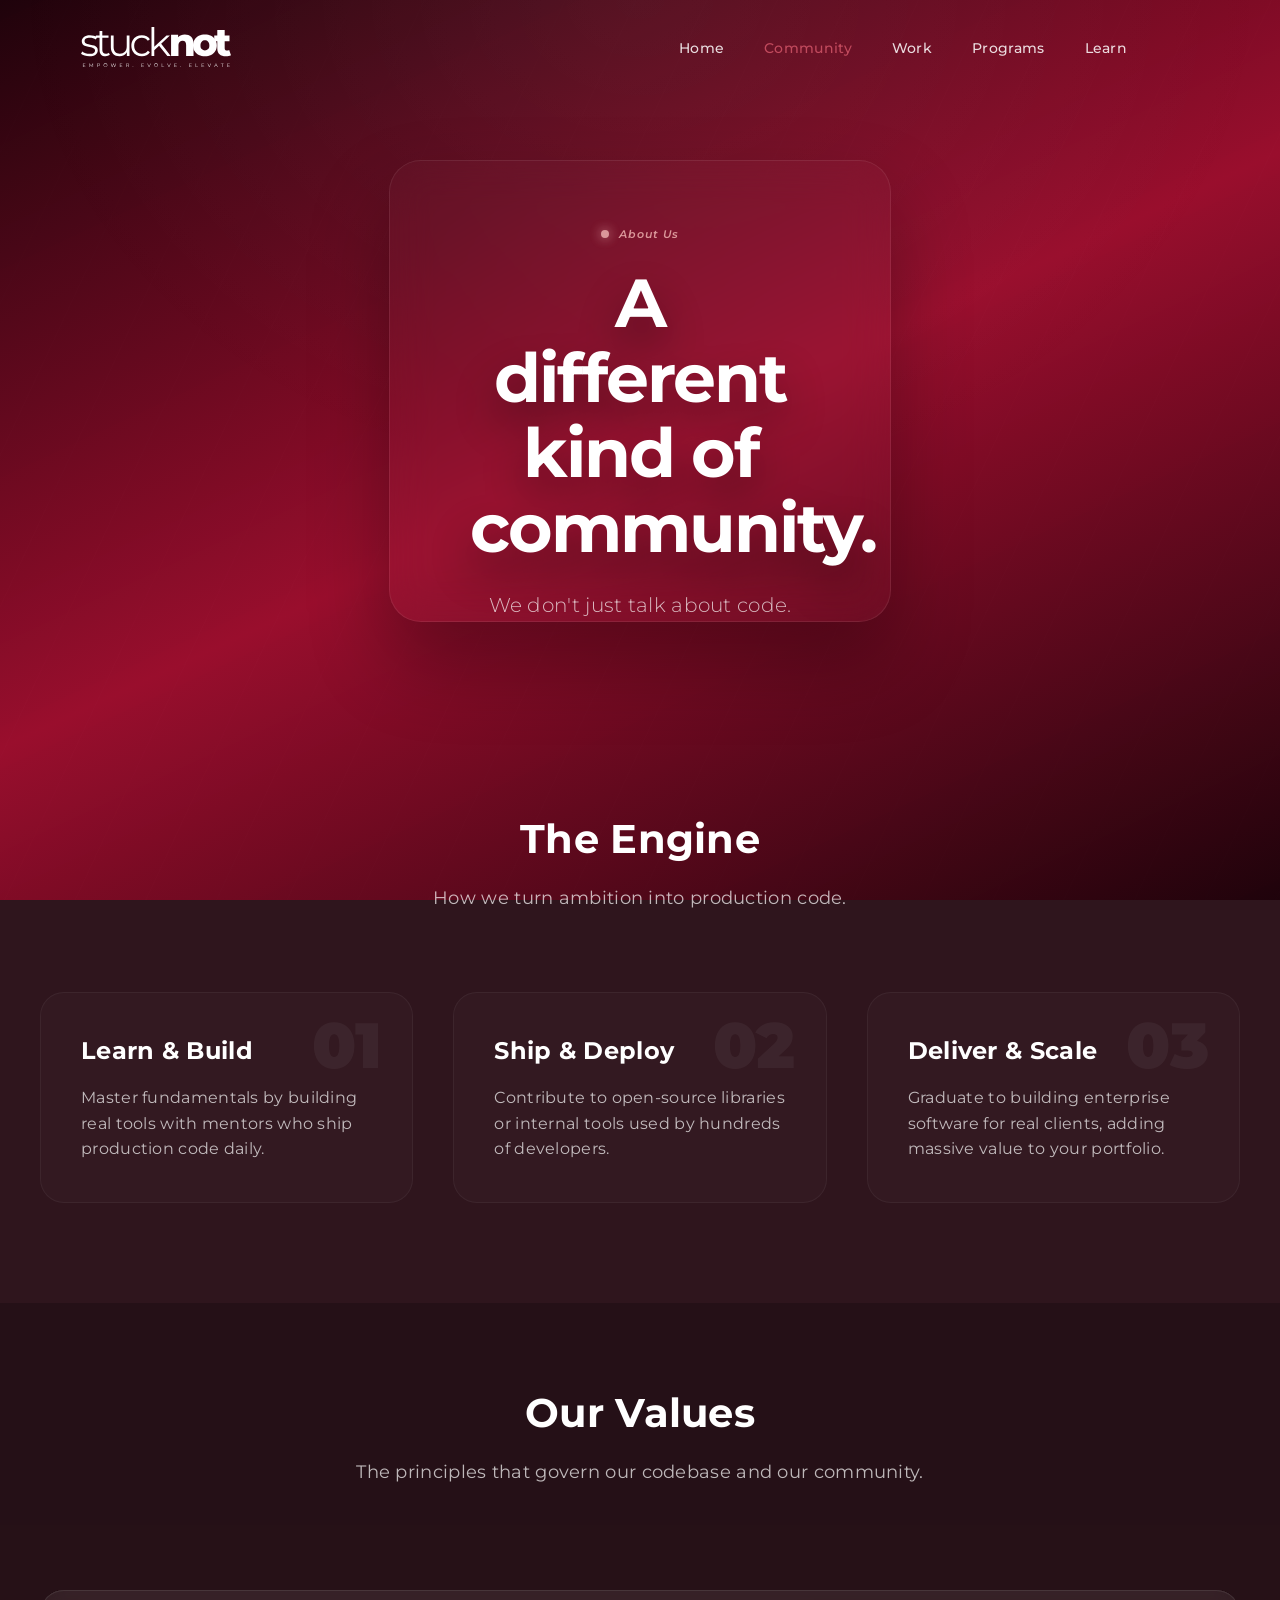
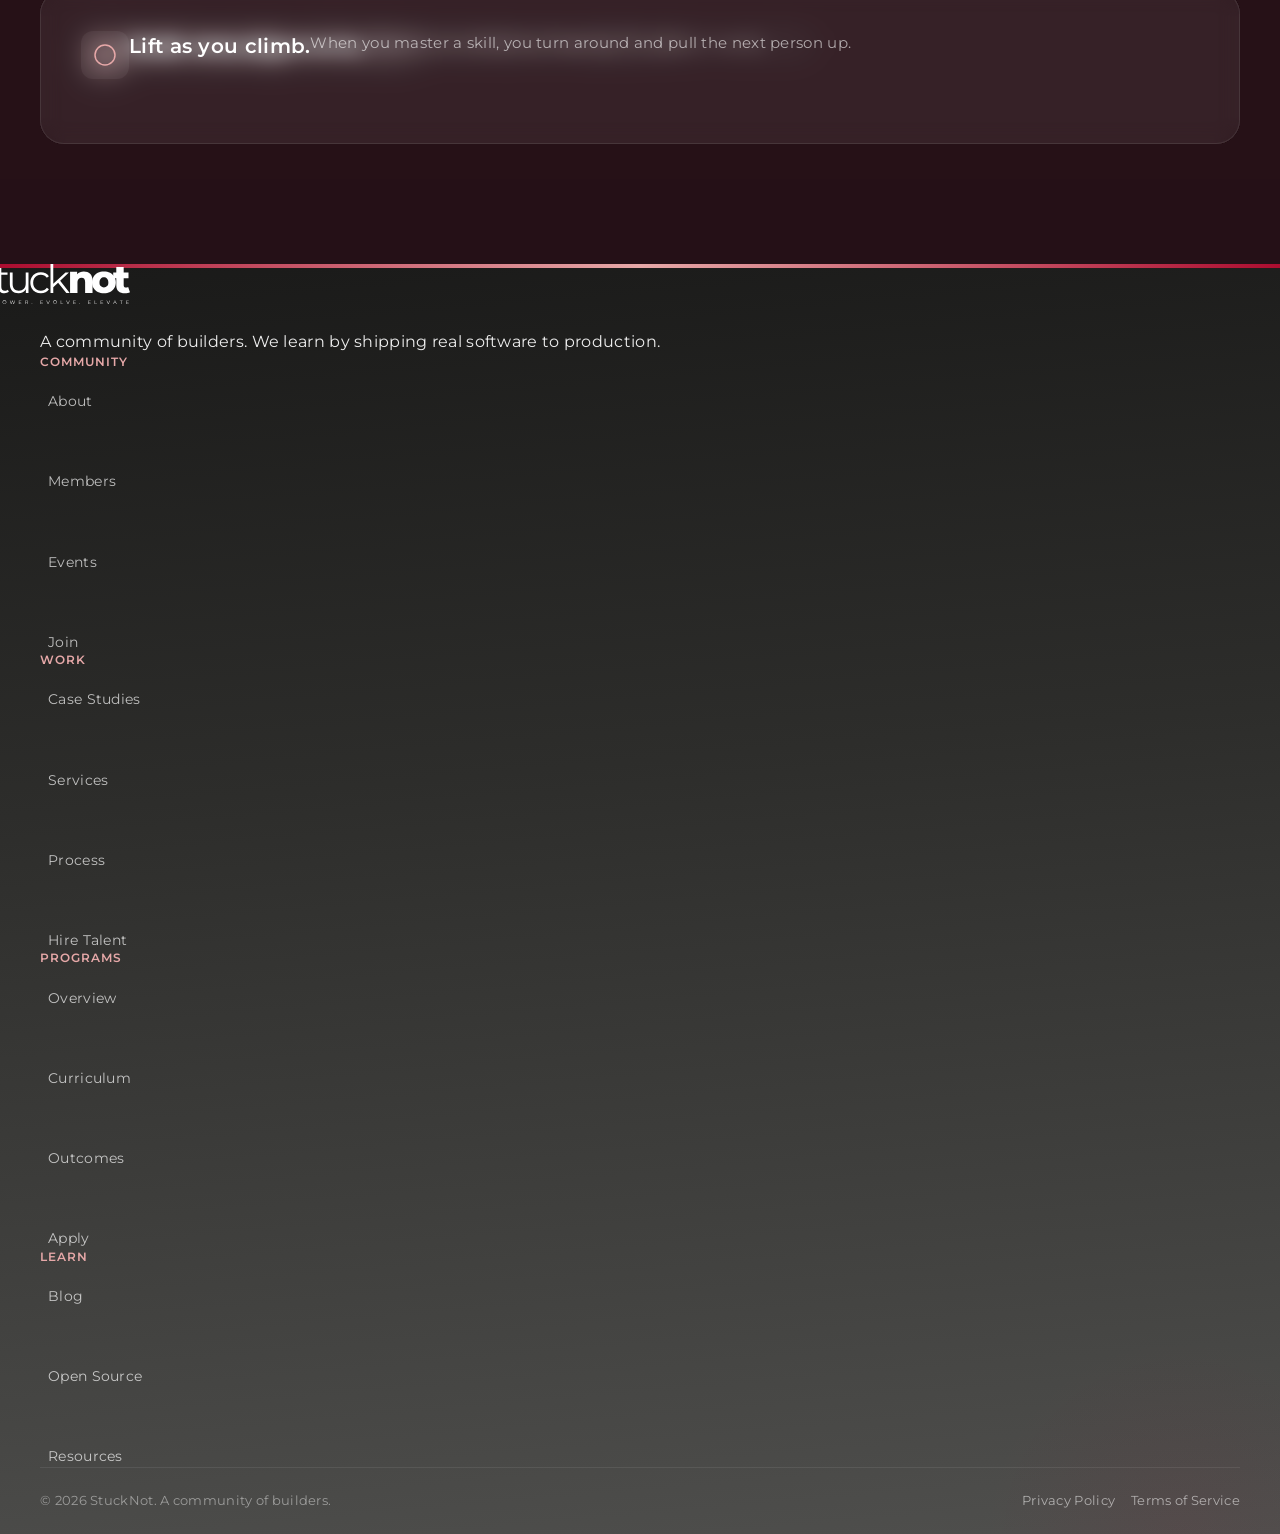
<file: community/about/index.html>
<!DOCTYPE html>
<html lang="en">
<head>
  <meta charset="UTF-8">
  <meta name="viewport" content="width=device-width, initial-scale=1.0">
  <title>About | StuckNot</title>
  
  <link rel="preconnect" href="https://fonts.googleapis.com">
  <link rel="preconnect" href="https://fonts.gstatic.com" crossorigin>
  <link href="https://fonts.googleapis.com/css2?family=Montserrat:ital,wght@0,300;0,400;0,500;0,600;0,700;0,900;1,400&display=swap" rel="stylesheet">
  
  <link rel="stylesheet" href="../../stucknot-design-system.css">
  <style>
    /* Inline styles for navigation alignment */
    .visually-hidden {
      position: absolute;
      width: 1px;
      height: 1px;
      padding: 0;
      margin: -1px;
      overflow: hidden;
      clip: rect(0, 0, 0, 0);
      white-space: nowrap;
      border: 0;
    }
    .json-loading { opacity: 0; transition: opacity 0.3s ease; }
    .json-loaded { opacity: 1; }
    
    @media (min-width: 900px) {
      .header-nav-wrapper {
        position: static !important;
        flex-direction: row !important;
        width: 100% !important;
        height: auto !important;
        padding: 0 !important;
        background: transparent !important;
        box-shadow: none !important;
        display: flex;
        align-items: center;
        justify-content: flex-end;
        flex-wrap: nowrap;
        gap: 16px;
      }
      .nav-links {
        flex-wrap: nowrap;
        gap: 16px;
        align-items: center;
      }
      .nav-links a {
        padding: 8px 12px;
      }
    }
  </style>
</head>
<body>

  <!-- ===== HEADER ===== -->
  <header class="header" role="banner">
    <div class="container">
      <a href="../../index.html" aria-label="StuckNot Home"><span class="logo-img" role="img" aria-label="StuckNot logo"></span></a>
      <button class="mobile-menu-btn" aria-label="Toggle navigation" aria-expanded="false">
        <span class="hamburger-line"></span><span class="hamburger-line"></span><span class="hamburger-line"></span>
      </button>
      <div class="header-nav-wrapper" id="mobile-nav">
        <nav class="nav-links" aria-label="Main navigation" id="nav-main-links">
          <a href="../../index.html">Home</a>
          <!-- Populated by JSON -->
        </nav>
      </div>
    </div>
  </header>

  <main id="main-content" class="json-loading">
    <section style="min-height: 60vh; padding: 160px 0 80px; position: relative; overflow: visible; display: flex; flex-direction: column; justify-content: center; align-items: center;">
      <!-- Ambient Glow (Inherits body background, just adds a subtle highlight) -->
      <div style="position: absolute; top: 0; left: 50%; width: 100%; height: 500px; background: radial-gradient(ellipse at top, rgba(255, 255, 255, 0.05) 0%, transparent 70%); transform: translateX(-50%); pointer-events: none; z-index: 0;"></div>
      
      <div class="container" style="position: relative; z-index: 2; text-align: center; perspective: 1000px;">
        
        <!-- Glassmorphic Card -->
        <div class="hero-glass-card bento-card bento-flywheel reveal reveal-stagger-1" style="display: inline-block; padding: 60px 80px; background: rgba(255, 255, 255, 0.02); backdrop-filter: blur(20px); border: 1px solid rgba(255,255,255,0.08); border-radius: 32px; box-shadow: 0 40px 80px rgba(0,0,0,0.3); max-width: 900px; margin: 0 auto; transform-style: preserve-3d; transition: transform 0.5s var(--ease-out);">
          
          <div class="flywheel" style="transform-style: preserve-3d; transition: transform 0.5s var(--ease-out);">
            <p class="section-eyebrow" style="color: var(--rose); margin-bottom: 24px; display: inline-flex; align-items: center; gap: 10px; font-weight: 600; letter-spacing: 1px; transform: translateZ(30px);">
              <span style="display: block; width: 8px; height: 8px; border-radius: 50%; background: var(--rose); box-shadow: 0 0 12px var(--rose);"></span>
              About Us
            </p>
            
            <h1 class="hero-heading-text" id="hero-heading" style="font-size: 68px; line-height: 1.1; margin-bottom: 24px; color: #fff; font-weight: 700; letter-spacing: -2px; transform: translateZ(50px); text-shadow: 0 20px 40px rgba(0,0,0,0.4);"></h1>
            
            <p class="hero-subheading-text" id="hero-subheading" style="font-size: 20px; max-width: 600px; color: rgba(255,255,255,0.7); line-height: 1.6; margin: 0 auto; transform: translateZ(20px);"></p>
          </div>
          
        </div>
      </div>
    </section>

    <!-- ===== THE ENGINE ===== -->
    <section style="padding: 100px 0; position: relative;">
      <div class="container">
        <div style="text-align: center; margin-bottom: 80px;" class="reveal">
          <h2 style="font-size: 40px; font-weight: 700; color: #fff; margin-bottom: 16px;">The Engine</h2>
          <p style="color: rgba(255,255,255,0.7); max-width: 600px; margin: 0 auto; font-size: 18px;">How we turn ambition into production code.</p>
        </div>
        
        <div id="engine-grid" style="display: grid; grid-template-columns: repeat(auto-fit, minmax(300px, 1fr)); gap: 40px; position: relative;" class="reveal reveal-stagger-2">
          <!-- Populated by JSON -->
        </div>
      </div>
    </section>

    <!-- ===== OUR VALUES ===== -->
    <section style="padding: 80px 0 120px; background: rgba(0,0,0,0.2);">
      <div class="container">
        <div style="text-align: center; margin-bottom: 80px;" class="reveal">
          <h2 style="font-size: 40px; font-weight: 700; color: #fff; margin-bottom: 16px;">Our Values</h2>
          <p style="color: rgba(255,255,255,0.7); max-width: 600px; margin: 0 auto; font-size: 18px;">The principles that govern our codebase and our community.</p>
        </div>
        
        <div id="values-grid" style="display: grid; grid-template-columns: repeat(auto-fit, minmax(280px, 1fr)); gap: 24px;" class="reveal reveal-stagger-3">
          <!-- Populated by JSON -->
        </div>
      </div>
    </section>
  </main>

  <!-- ===== FOOTER ===== -->
  <footer class="footer" role="contentinfo" style="margin-top: 0;">
    <div class="container">
      <div class="footer-grid">
        <div class="footer-brand">
          <div class="logo-img" style="margin-bottom: 24px;"></div>
          <p id="footer-desc"></p>
        </div>
        <div class="footer-links-wrapper" id="footer-inner">
          <!-- Populated by JSON -->
        </div>
      </div>
      <div class="footer-bottom">
        <p>&copy; <span id="current-year"></span> StuckNot. A community of builders.</p>
        <div style="display:flex; gap:16px;">
          <a href="../../legal/privacy-policy.html">Privacy Policy</a>
          <a href="../../legal/terms-of-service.html">Terms of Service</a>
        </div>
      </div>
    </div>
  </footer>

  <!-- Link to the main JS file for global scripts -->
  <script src="../../main.js"></script>
  
  <script>
    document.addEventListener('DOMContentLoaded', async () => {
      // Set current year
      document.getElementById('current-year').textContent = new Date().getFullYear();

      try {
        const response = await fetch('../../data.json?v=' + new Date().getTime());
        if (!response.ok) throw new Error('Network response was not ok');
        const data = await (await response).json();

        // --- Populate Navigation ---
        const navMain = document.getElementById('nav-main-links');
        
        Object.keys(data.footer.links).forEach(section => {
          if (section !== 'Community') {
             navMain.innerHTML += `<a href="../../${section.toLowerCase()}/index.html">${section}</a>`;
          } else {
             navMain.innerHTML += `<a href="../../community/index.html" class="active">${section}</a>`;
          }
        });

        // --- Populate Hero ---
        if(data.community_about && data.community_about.hero) {
          document.getElementById('hero-heading').textContent = data.community_about.hero.headline;
          document.getElementById('hero-subheading').textContent = data.community_about.hero.description;
        }

        // --- Populate Engine ---
        const engineGrid = document.getElementById('engine-grid');
        if(data.community_about && data.community_about.engine) {
          data.community_about.engine.forEach(step => {
            engineGrid.innerHTML += `
              <div style="background: rgba(255,255,255,0.02); border: 1px solid rgba(255,255,255,0.05); padding: 40px; border-radius: 24px; position: relative;">
                <div style="font-size: 64px; font-weight: 900; color: rgba(255,255,255,0.05); position: absolute; top: 20px; right: 30px; line-height: 1;">${step.step}</div>
                <h3 style="font-size: 24px; color: #fff; margin-bottom: 16px; font-weight: 700; position: relative; z-index: 1;">${step.title}</h3>
                <p style="color: rgba(255,255,255,0.7); font-size: 16px; line-height: 1.6; position: relative; z-index: 1;">${step.desc}</p>
              </div>
            `;
          });
        }

        // --- Populate Values ---
        const valuesGrid = document.getElementById('values-grid');
        if(data.community_about && data.community_about.values) {
          data.community_about.values.forEach(val => {
             const svgIcon = window.ICONS && window.ICONS[val.icon] ? window.ICONS[val.icon] : '<circle cx="12" cy="12" r="10"/>';
             valuesGrid.innerHTML += `
               <div class="bento-card bento-image" style="background: rgba(255,255,255,0.02); backdrop-filter: blur(10px); border: 1px solid rgba(255,255,255,0.05); padding: 40px; border-radius: 24px; transition: all 0.3s ease;">
                 <div style="width: 48px; height: 48px; border-radius: 12px; background: rgba(255,255,255,0.05); display: flex; align-items: center; justify-content: center; margin-bottom: 24px; color: var(--rose);">
                   <svg viewBox="0 0 24 24" width="24" height="24" stroke="currentColor" stroke-width="1.5" fill="none" stroke-linecap="round" stroke-linejoin="round">${svgIcon}</svg>
                 </div>
                 <h3 style="font-size: 20px; color: #fff; margin-bottom: 12px; font-weight: 600;">${val.title}</h3>
                 <p style="color: rgba(255,255,255,0.6); font-size: 15px; line-height: 1.6;">${val.text}</p>
               </div>
             `;
          });
        }

        // --- Populate Footer ---
        document.getElementById('footer-desc').textContent = data.footer.brandDescription;
        const footerInner = document.getElementById('footer-inner');
        Object.keys(data.footer.links).forEach(section => {
          let linksHtml = data.footer.links[section].map(link => `<a href="../../${link.url.replace(/^\//, '')}">${link.name}</a>`).join('');
          footerInner.innerHTML += `
            <div>
              <h3 class="footer-col-heading">${section}</h3>
              <div class="footer-links">
                ${linksHtml}
              </div>
            </div>
          `;
        });

        // Show content
        document.getElementById('main-content').classList.replace('json-loading', 'json-loaded');
        
        // Trigger existing animations
        if (typeof initScrollReveal === 'function') {
           setTimeout(() => { initScrollReveal(); }, 100);
        }

      } catch (error) {
        console.error('Failed to load JSON database:', error);
        document.getElementById('main-content').innerHTML = '<div class="container" style="padding:100px 0; text-align:center;"><h2>Error loading content. Please try again.</h2></div>';
        document.getElementById('main-content').classList.replace('json-loading', 'json-loaded');
      }
    });
  </script>
</body>
</html>
</file>
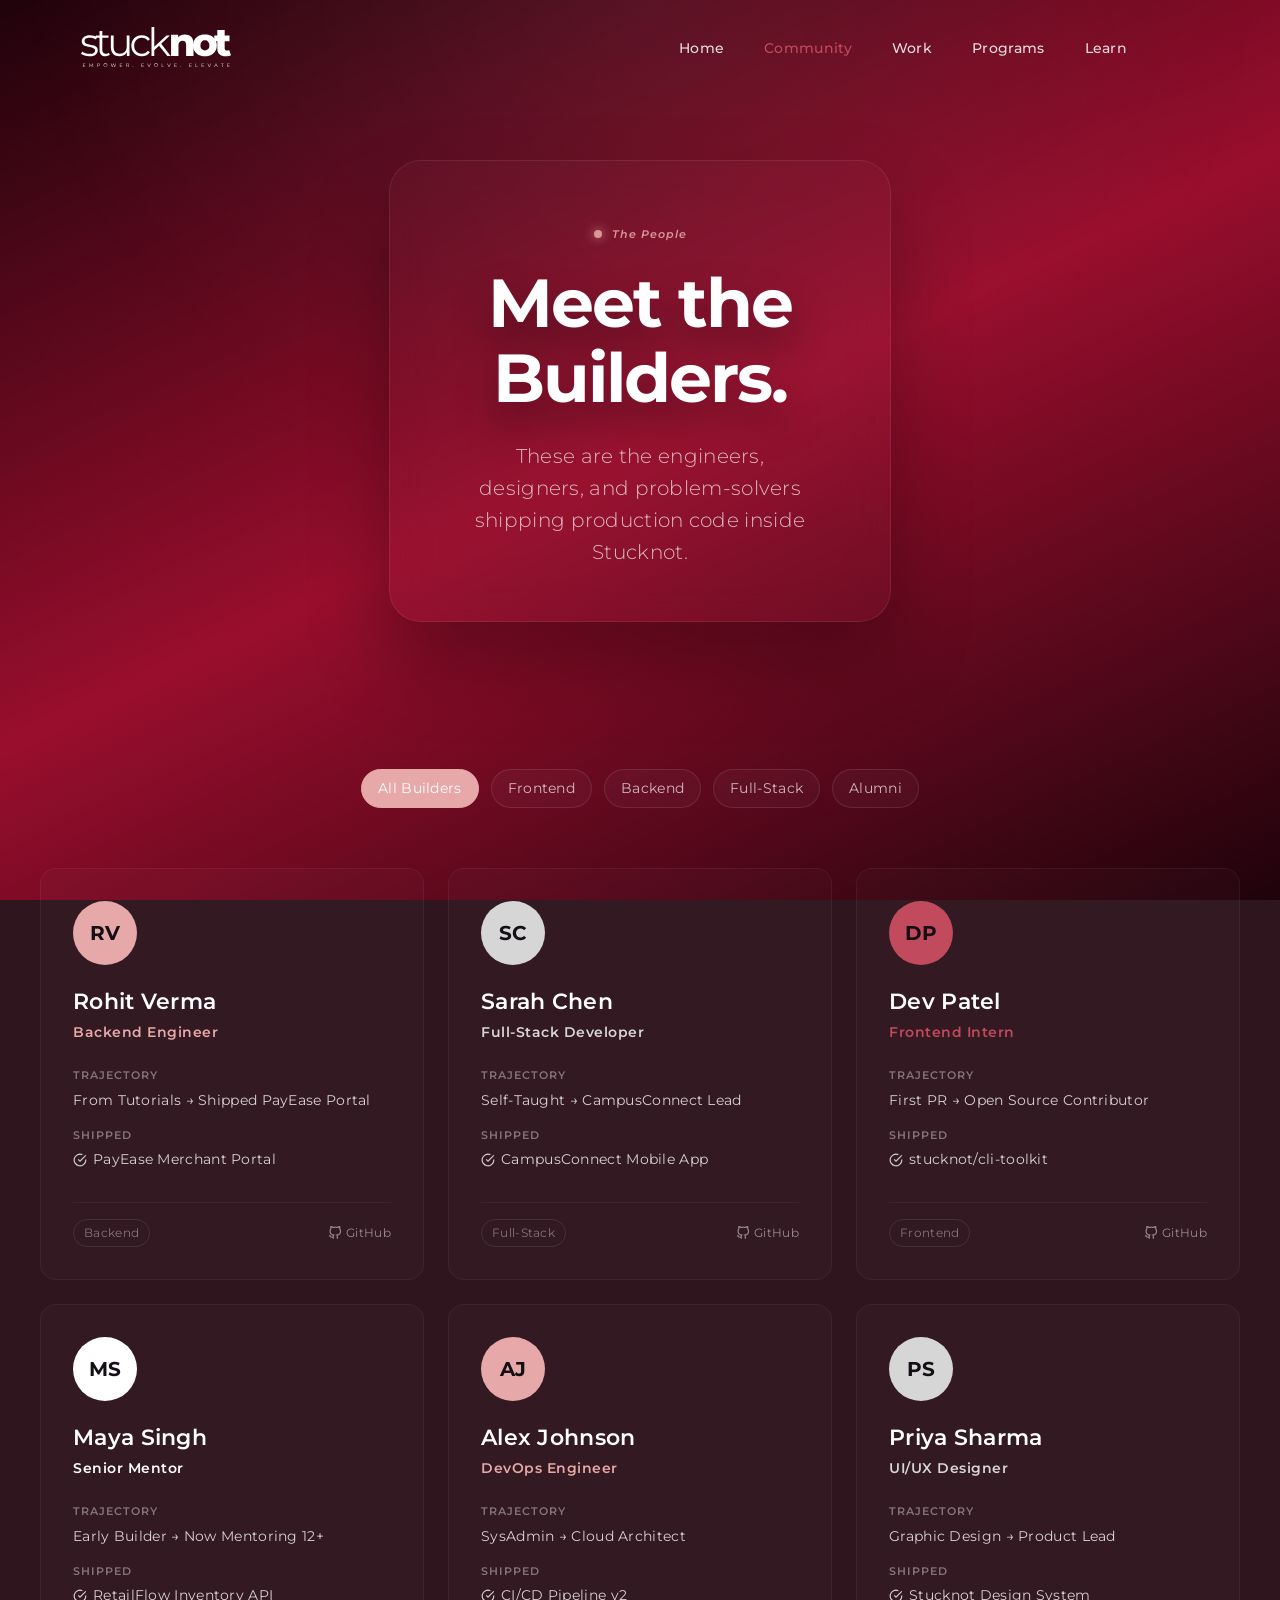
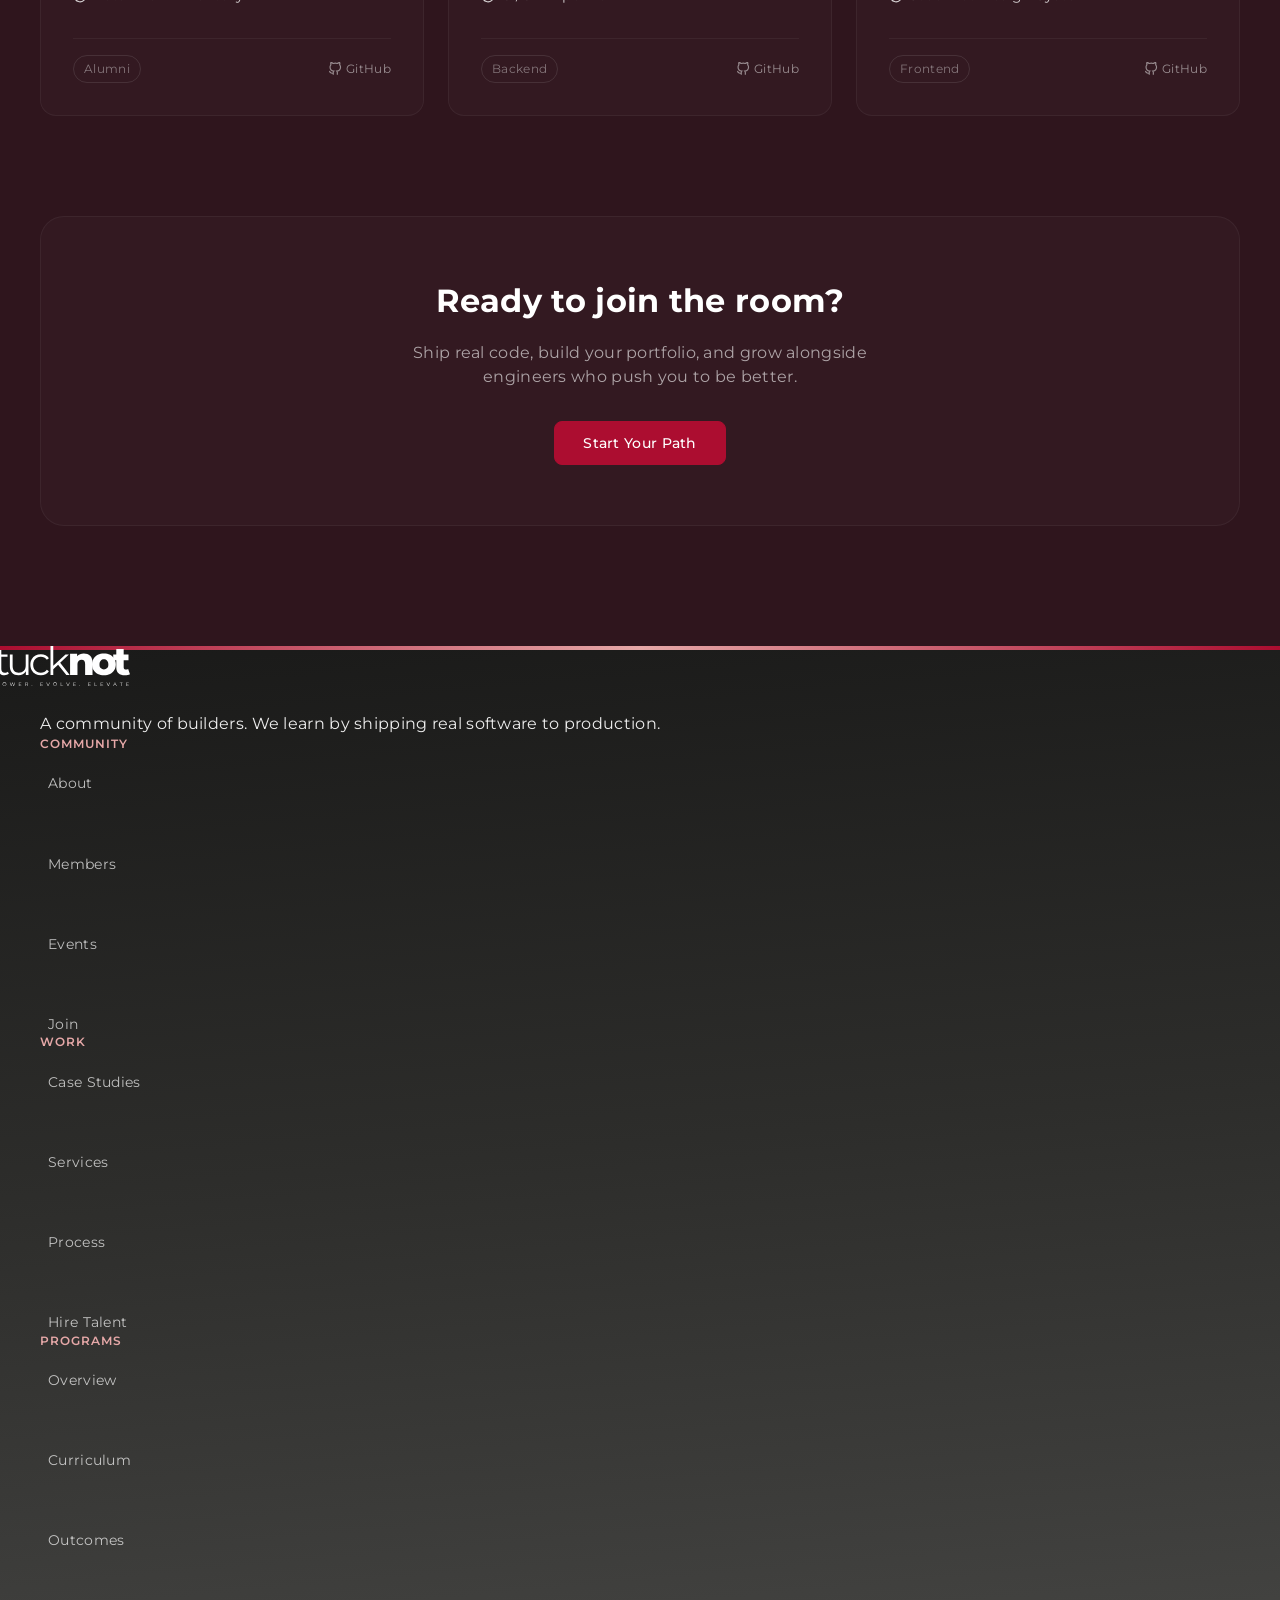
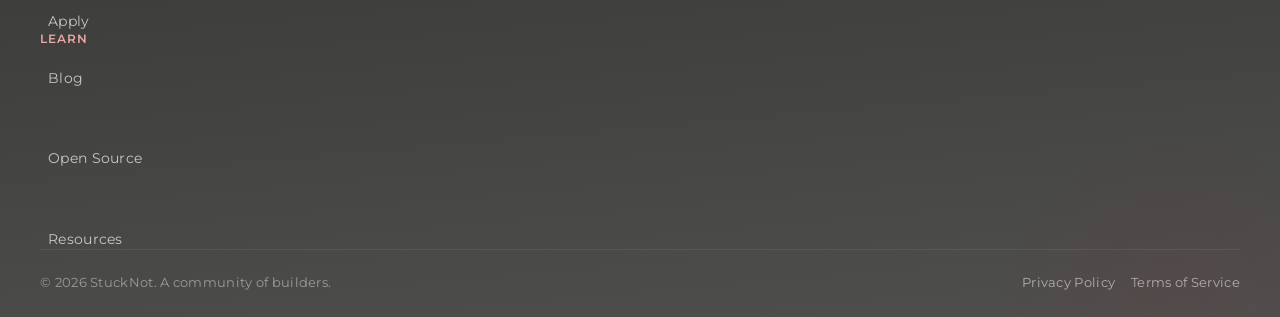
<file: community/members/index.html>
<!DOCTYPE html>
<html lang="en">
<head>
  <meta charset="UTF-8">
  <meta name="viewport" content="width=device-width, initial-scale=1.0">
  <title>Members | StuckNot</title>
  
  <link rel="preconnect" href="https://fonts.googleapis.com">
  <link rel="preconnect" href="https://fonts.gstatic.com" crossorigin>
  <link href="https://fonts.googleapis.com/css2?family=Montserrat:ital,wght@0,300;0,400;0,500;0,600;0,700;0,900;1,400&display=swap" rel="stylesheet">
  
  <link rel="stylesheet" href="../../stucknot-design-system.css">
  <style>
    /* Inline styles for navigation alignment */
    .visually-hidden {
      position: absolute;
      width: 1px;
      height: 1px;
      padding: 0;
      margin: -1px;
      overflow: hidden;
      clip: rect(0, 0, 0, 0);
      white-space: nowrap;
      border: 0;
    }
    .json-loading { opacity: 0; transition: opacity 0.3s ease; }
    .json-loaded { opacity: 1; }
    
    @media (min-width: 900px) {
      .header-nav-wrapper {
        position: static !important;
        flex-direction: row !important;
        width: 100% !important;
        height: auto !important;
        padding: 0 !important;
        background: transparent !important;
        box-shadow: none !important;
        display: flex;
        align-items: center;
        justify-content: flex-end;
        flex-wrap: nowrap;
        gap: 16px;
      }
      .nav-links {
        flex-wrap: nowrap;
        gap: 16px;
        align-items: center;
      }
      .nav-links a {
        padding: 8px 12px;
      }
    }

    .filter-bar {
      display: flex;
      gap: 12px;
      justify-content: center;
      margin-bottom: 60px;
      flex-wrap: wrap;
    }
    .filter-pill {
      padding: 8px 16px;
      border-radius: 100px;
      border: 1px solid rgba(255,255,255,0.1);
      background: rgba(255,255,255,0.03);
      color: rgba(255,255,255,0.7);
      font-size: 14px;
      cursor: pointer;
      transition: all 0.2s ease;
    }
    .filter-pill.active {
      background: var(--rose);
      color: #fff;
      border-color: var(--rose);
    }
    .filter-pill:hover:not(.active) {
      background: rgba(255,255,255,0.1);
      color: #fff;
    }

    .members-grid {
      display: grid;
      grid-template-columns: repeat(auto-fill, minmax(320px, 1fr));
      gap: 24px;
    }

    .member-card {
      padding: 32px;
      border-radius: 16px;
      background: rgba(255,255,255,0.02);
      border: 1px solid rgba(255,255,255,0.05);
      transition: transform 0.3s ease, border-color 0.3s ease;
      display: flex;
      flex-direction: column;
    }
    .member-card:hover {
      transform: translateY(-5px);
      border-color: rgba(255,255,255,0.15);
      background: rgba(255,255,255,0.04);
    }

    .member-avatar {
      width: 64px;
      height: 64px;
      border-radius: 50%;
      display: flex;
      align-items: center;
      justify-content: center;
      font-size: 20px;
      font-weight: 700;
      color: #140f14;
      margin-bottom: 20px;
    }
  </style>
</head>
<body>

  <!-- ===== HEADER ===== -->
  <header class="header" role="banner">
    <div class="container">
      <a href="../../index.html" aria-label="StuckNot Home"><span class="logo-img" role="img" aria-label="StuckNot logo"></span></a>
      <button class="mobile-menu-btn" aria-label="Toggle navigation" aria-expanded="false">
        <span class="hamburger-line"></span><span class="hamburger-line"></span><span class="hamburger-line"></span>
      </button>
      <div class="header-nav-wrapper" id="mobile-nav">
        <nav class="nav-links" aria-label="Main navigation" id="nav-main-links">
          <a href="../../index.html">Home</a>
          <!-- Populated by JSON -->
        </nav>
      </div>
    </div>
  </header>

  <main id="main-content" class="json-loading">
    <section style="min-height: 60vh; padding: 160px 0 80px; position: relative; overflow: visible; display: flex; flex-direction: column; justify-content: center; align-items: center;">
      <!-- Ambient Glow (Inherits body background, just adds a subtle highlight) -->
      <div style="position: absolute; top: 0; left: 50%; width: 100%; height: 500px; background: radial-gradient(ellipse at top, rgba(255, 255, 255, 0.05) 0%, transparent 70%); transform: translateX(-50%); pointer-events: none; z-index: 0;"></div>
      
      <div class="container" style="position: relative; z-index: 2; text-align: center; perspective: 1000px;">
        
        <!-- Glassmorphic Card -->
        <div class="hero-glass-card bento-card bento-flywheel reveal reveal-stagger-1" style="display: inline-block; padding: 60px 80px; background: rgba(255, 255, 255, 0.02); backdrop-filter: blur(20px); border: 1px solid rgba(255,255,255,0.08); border-radius: 32px; box-shadow: 0 40px 80px rgba(0,0,0,0.3); max-width: 900px; margin: 0 auto; transform-style: preserve-3d; transition: transform 0.5s var(--ease-out);">
          
          <div class="flywheel" style="transform-style: preserve-3d; transition: transform 0.5s var(--ease-out);">
            <p class="section-eyebrow" style="color: var(--rose); margin-bottom: 24px; display: inline-flex; align-items: center; gap: 10px; font-weight: 600; letter-spacing: 1px; transform: translateZ(30px);">
              <span style="display: block; width: 8px; height: 8px; border-radius: 50%; background: var(--rose); box-shadow: 0 0 12px var(--rose);"></span>
              The People
            </p>
            
            <h1 class="hero-heading-text" id="hero-heading" style="font-size: 68px; line-height: 1.1; margin-bottom: 24px; color: #fff; font-weight: 700; letter-spacing: -2px; transform: translateZ(50px); text-shadow: 0 20px 40px rgba(0,0,0,0.4);"></h1>
            
            <p class="hero-subheading-text" id="hero-subheading" style="font-size: 20px; max-width: 600px; color: rgba(255,255,255,0.7); line-height: 1.6; margin: 0 auto; transform: translateZ(20px);"></p>
          </div>
          
        </div>
      </div>
    </section>

    <!-- ===== MEMBERS GRID ===== -->
    <section style="padding: 60px 0 120px;">
      <div class="container">
        
        <!-- Filter Bar -->
        <div class="filter-bar reveal reveal-stagger-3">
          <div class="filter-pill active">All Builders</div>
          <div class="filter-pill">Frontend</div>
          <div class="filter-pill">Backend</div>
          <div class="filter-pill">Full-Stack</div>
          <div class="filter-pill">Alumni</div>
        </div>

        <!-- Members Grid -->
        <div class="members-grid reveal reveal-stagger-4" id="members-grid">
          <!-- Populated by JSON -->
        </div>

        <!-- Call to Action -->
        <div class="reveal" style="margin-top: 100px; text-align: center; padding: 60px 20px; background: rgba(255,255,255,0.02); border-radius: 24px; border: 1px solid rgba(255,255,255,0.05);">
          <h2 style="font-size: 32px; color: #fff; margin-bottom: 16px;">Ready to join the room?</h2>
          <p style="color: rgba(255,255,255,0.6); max-width: 500px; margin: 0 auto 32px; font-size: 16px;">Ship real code, build your portfolio, and grow alongside engineers who push you to be better.</p>
          <a href="../../programs/overview.html" class="base-button">Start Your Path</a>
        </div>
      </div>
    </section>
  </main>

  <!-- ===== FOOTER ===== -->
  <footer class="footer" role="contentinfo" style="margin-top: 0;">
    <div class="container">
      <div class="footer-grid">
        <div class="footer-brand">
          <div class="logo-img" style="margin-bottom: 24px;"></div>
          <p id="footer-desc"></p>
        </div>
        <div class="footer-links-wrapper" id="footer-inner">
          <!-- Populated by JSON -->
        </div>
      </div>
      <div class="footer-bottom">
        <p>&copy; <span id="current-year"></span> StuckNot. A community of builders.</p>
        <div style="display:flex; gap:16px;">
          <a href="../../legal/privacy-policy.html">Privacy Policy</a>
          <a href="../../legal/terms-of-service.html">Terms of Service</a>
        </div>
      </div>
    </div>
  </footer>

  <!-- Link to the main JS file for global scripts -->
  <script src="../../main.js"></script>
  
  <script>
    document.addEventListener('DOMContentLoaded', async () => {
      // Set current year
      document.getElementById('current-year').textContent = new Date().getFullYear();

      try {
        const response = await fetch('../../data.json?v=' + new Date().getTime());
        if (!response.ok) throw new Error('Network response was not ok');
        const data = await (await response).json();

        // --- Populate Navigation ---
        const navMain = document.getElementById('nav-main-links');
        
        Object.keys(data.footer.links).forEach(section => {
          if (section !== 'Community') {
             navMain.innerHTML += `<a href="../../${section.toLowerCase()}/index.html">${section}</a>`;
          } else {
             navMain.innerHTML += `<a href="../../community/index.html" class="active">${section}</a>`;
          }
        });

        // --- Populate Hero ---
        if(data.members && data.members.hero) {
          document.getElementById('hero-heading').textContent = data.members.hero.headline;
          document.getElementById('hero-subheading').textContent = data.members.hero.description;
        }

        // --- Populate Members Grid ---
        const grid = document.getElementById('members-grid');
        if(data.members && data.members.list) {
          data.members.list.forEach(member => {
            grid.innerHTML += `
              <div class="member-card">
                <div class="member-avatar" style="background: ${member.color};">
                  ${member.initials}
                </div>
                <h3 style="font-size: 22px; color: #fff; margin-bottom: 4px; font-weight: 600;">${member.name}</h3>
                <p style="color: ${member.color}; font-size: 14px; font-weight: 600; margin-bottom: 24px; letter-spacing: 0.5px;">${member.role}</p>
                
                <div style="flex-grow: 1;">
                  <div style="margin-bottom: 16px;">
                    <div style="font-size: 11px; text-transform: uppercase; color: rgba(255,255,255,0.4); font-weight: 600; margin-bottom: 6px; letter-spacing: 1px;">Trajectory</div>
                    <div style="font-size: 14px; color: rgba(255,255,255,0.8);">${member.trajectory}</div>
                  </div>
                  <div>
                    <div style="font-size: 11px; text-transform: uppercase; color: rgba(255,255,255,0.4); font-weight: 600; margin-bottom: 6px; letter-spacing: 1px;">Shipped</div>
                    <div style="font-size: 14px; color: rgba(255,255,255,0.8); display: flex; align-items: center; gap: 6px;">
                      <svg width="14" height="14" viewBox="0 0 24 24" fill="none" stroke="currentColor" stroke-width="2"><path d="M22 11.08V12a10 10 0 1 1-5.93-9.14"></path><polyline points="22 4 12 14.01 9 11.01"></polyline></svg>
                      ${member.shipped}
                    </div>
                  </div>
                </div>

                <div style="margin-top: 32px; border-top: 1px solid rgba(255,255,255,0.05); padding-top: 16px; display: flex; justify-content: space-between; align-items: center;">
                   <span style="font-size: 12px; color: rgba(255,255,255,0.4); border: 1px solid rgba(255,255,255,0.1); padding: 4px 10px; border-radius: 100px;">${member.track}</span>
                   <a href="#" style="color: rgba(255,255,255,0.5); display: flex; align-items: center; gap: 4px; font-size: 12px; text-decoration: none; transition: color 0.2s;">
                     <svg width="14" height="14" viewBox="0 0 24 24" fill="none" stroke="currentColor" stroke-width="2"><path d="M9 19c-5 1.5-5-2.5-7-3m14 6v-3.87a3.37 3.37 0 0 0-.94-2.61c3.14-.35 6.44-1.54 6.44-7A5.44 5.44 0 0 0 20 4.77 5.07 5.07 0 0 0 19.91 1S18.73.65 16 2.48a13.38 13.38 0 0 0-7 0C6.27.65 5.09 1 5.09 1A5.07 5.07 0 0 0 5 4.77a5.44 5.44 0 0 0-1.5 3.78c0 5.42 3.3 6.61 6.44 7A3.37 3.37 0 0 0 9 18.13V22"></path></svg>
                     GitHub
                   </a>
                </div>
              </div>
            `;
          });
        }

        // --- Populate Footer ---
        document.getElementById('footer-desc').textContent = data.footer.brandDescription;
        const footerInner = document.getElementById('footer-inner');
        Object.keys(data.footer.links).forEach(section => {
          let linksHtml = data.footer.links[section].map(link => `<a href="../../${link.url.replace(/^\//, '')}">${link.name}</a>`).join('');
          footerInner.innerHTML += `
            <div>
              <h3 class="footer-col-heading">${section}</h3>
              <div class="footer-links">
                ${linksHtml}
              </div>
            </div>
          `;
        });

        // Show content
        document.getElementById('main-content').classList.replace('json-loading', 'json-loaded');
        
        // Trigger existing animations
        if (typeof initScrollReveal === 'function') {
           setTimeout(() => { initScrollReveal(); }, 100);
        }

      } catch (error) {
        console.error('Failed to load JSON database:', error);
        document.getElementById('main-content').innerHTML = '<div class="container" style="padding:100px 0; text-align:center;"><h2>Error loading content. Please try again.</h2></div>';
        document.getElementById('main-content').classList.replace('json-loading', 'json-loaded');
      }
    });
  </script>
</body>
</html>
</file>
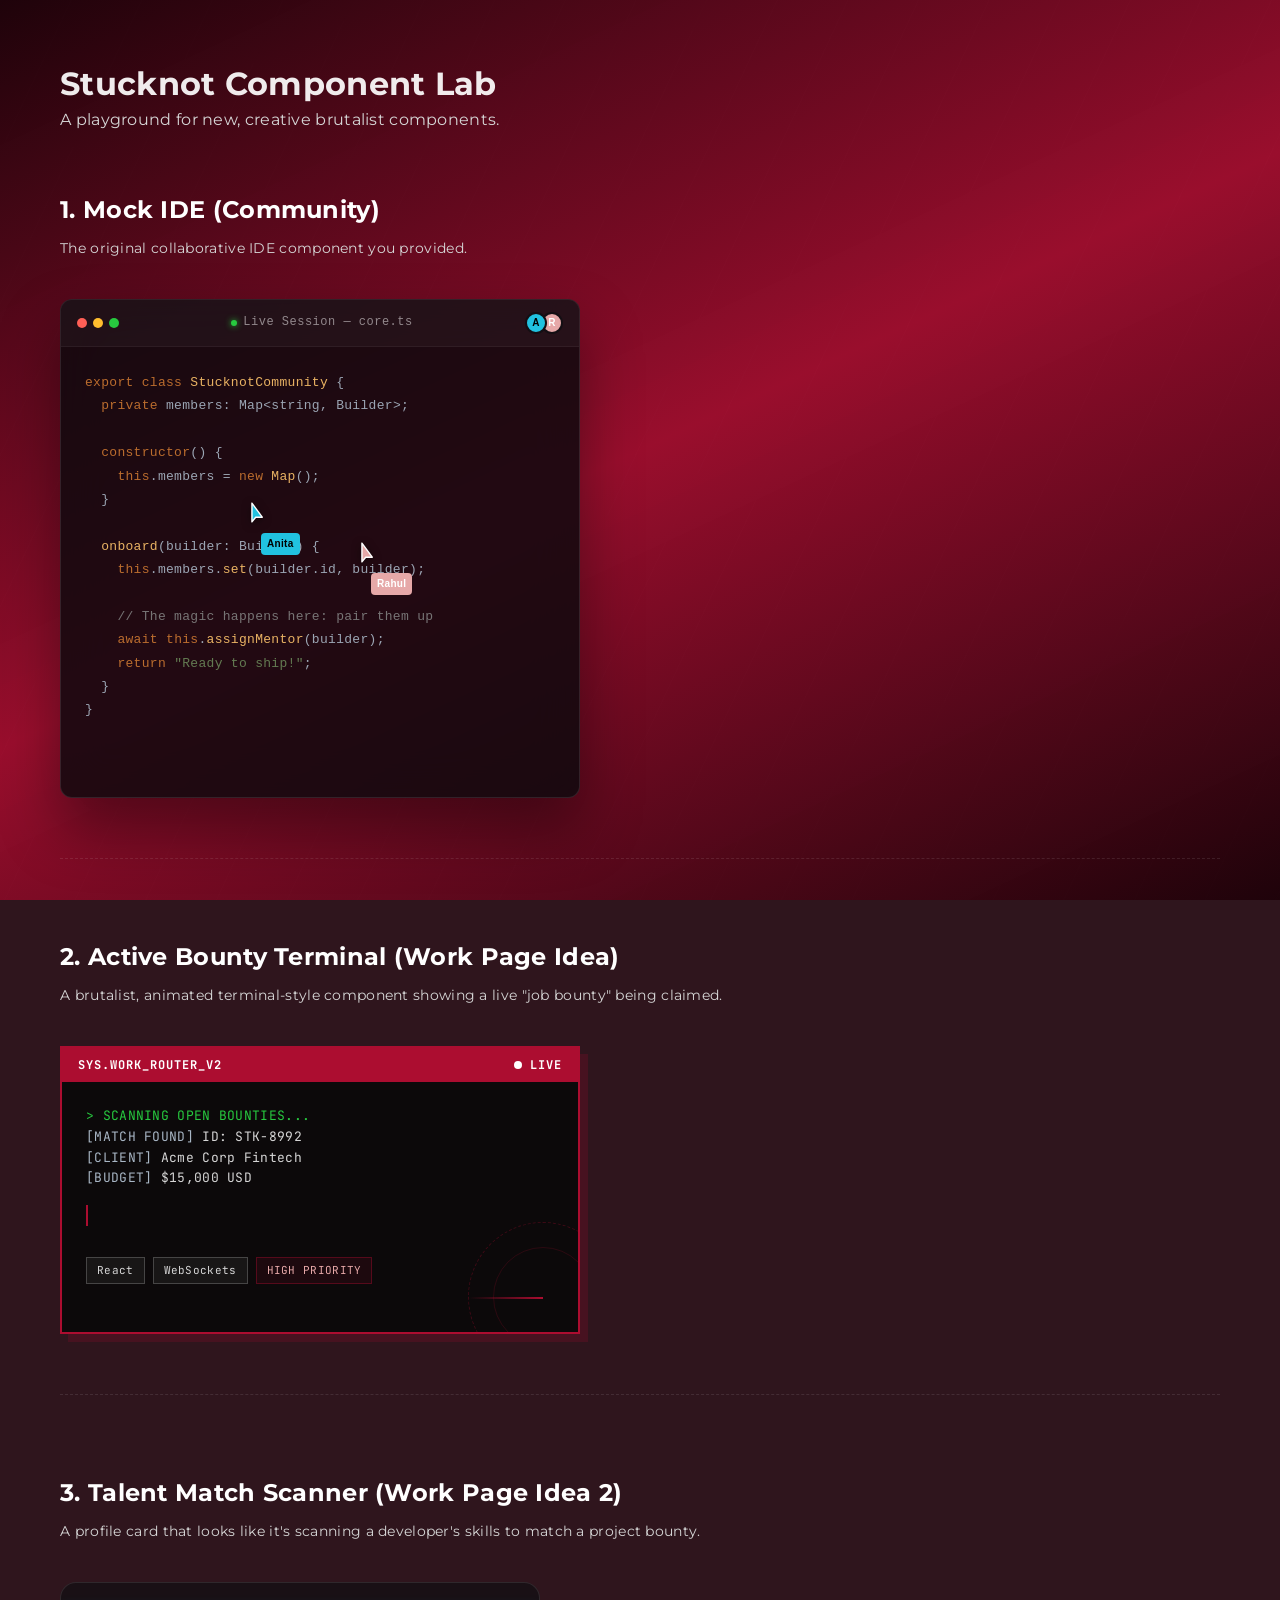
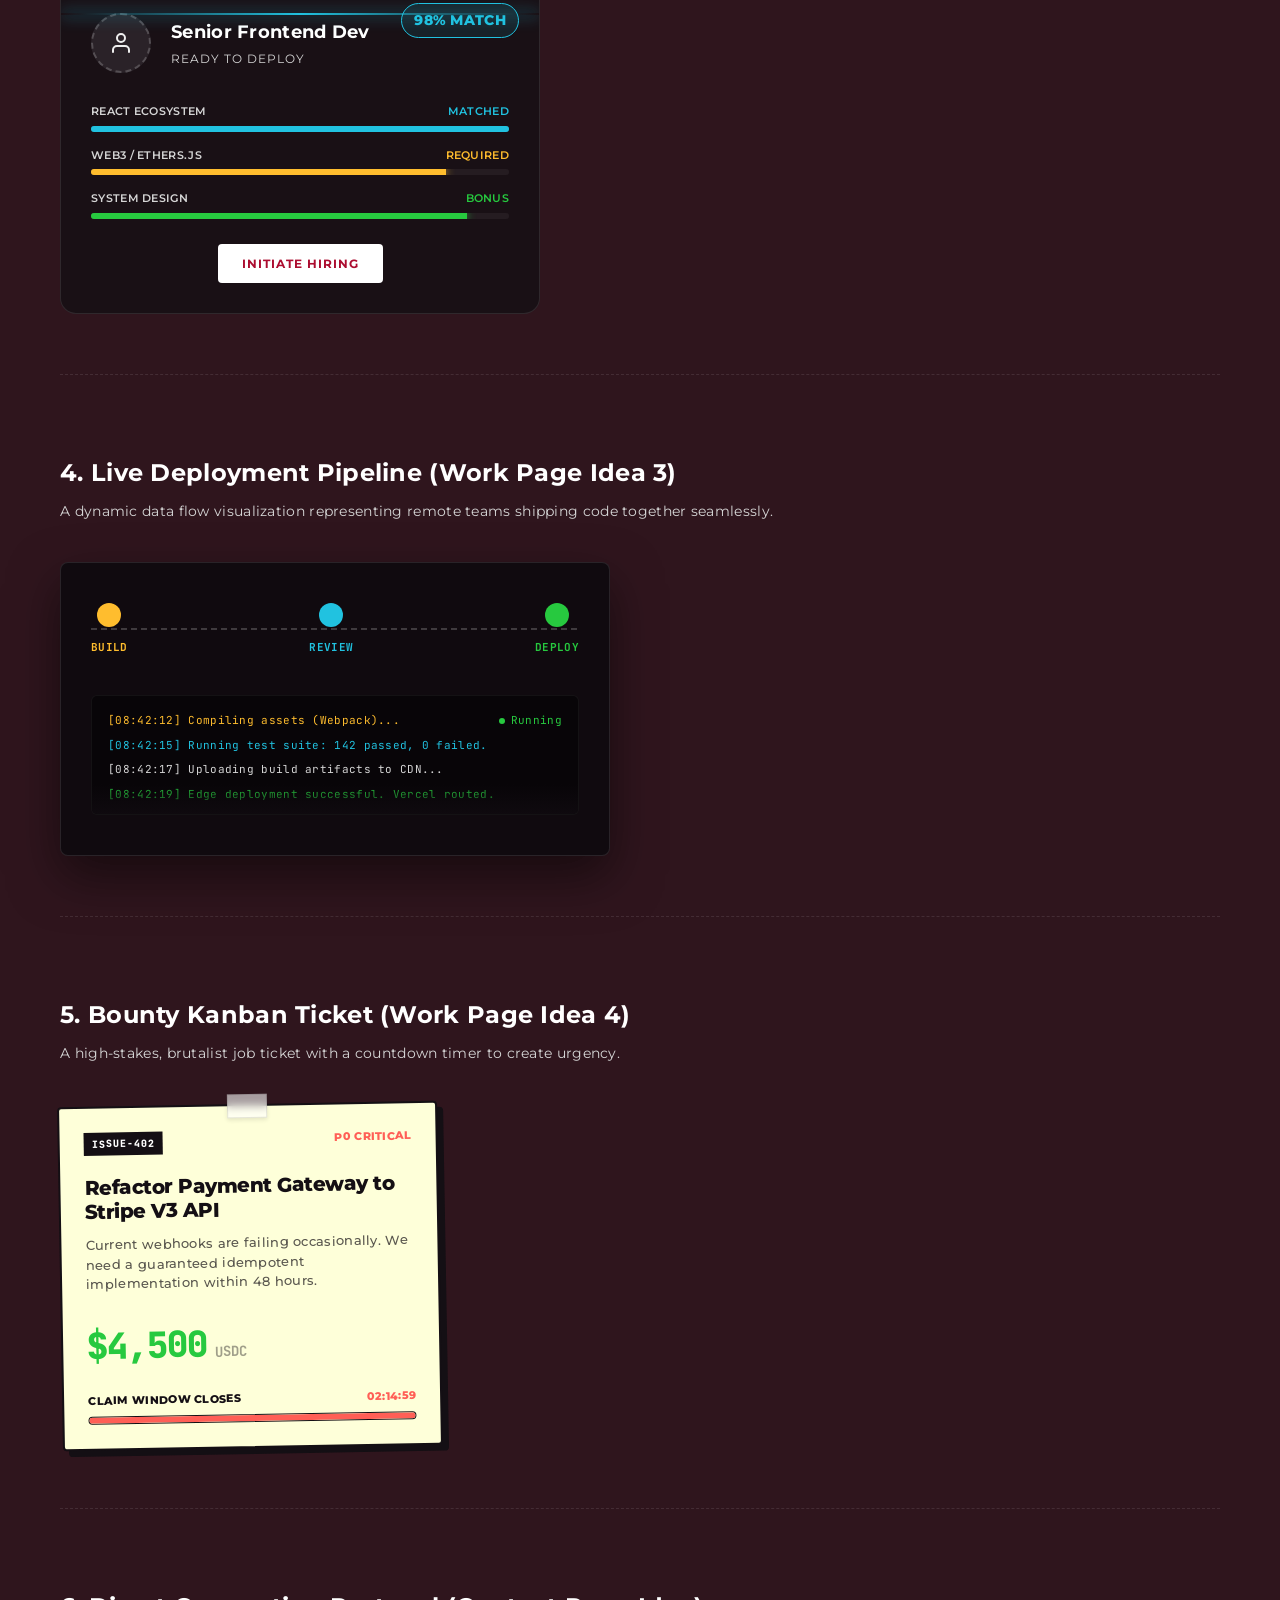
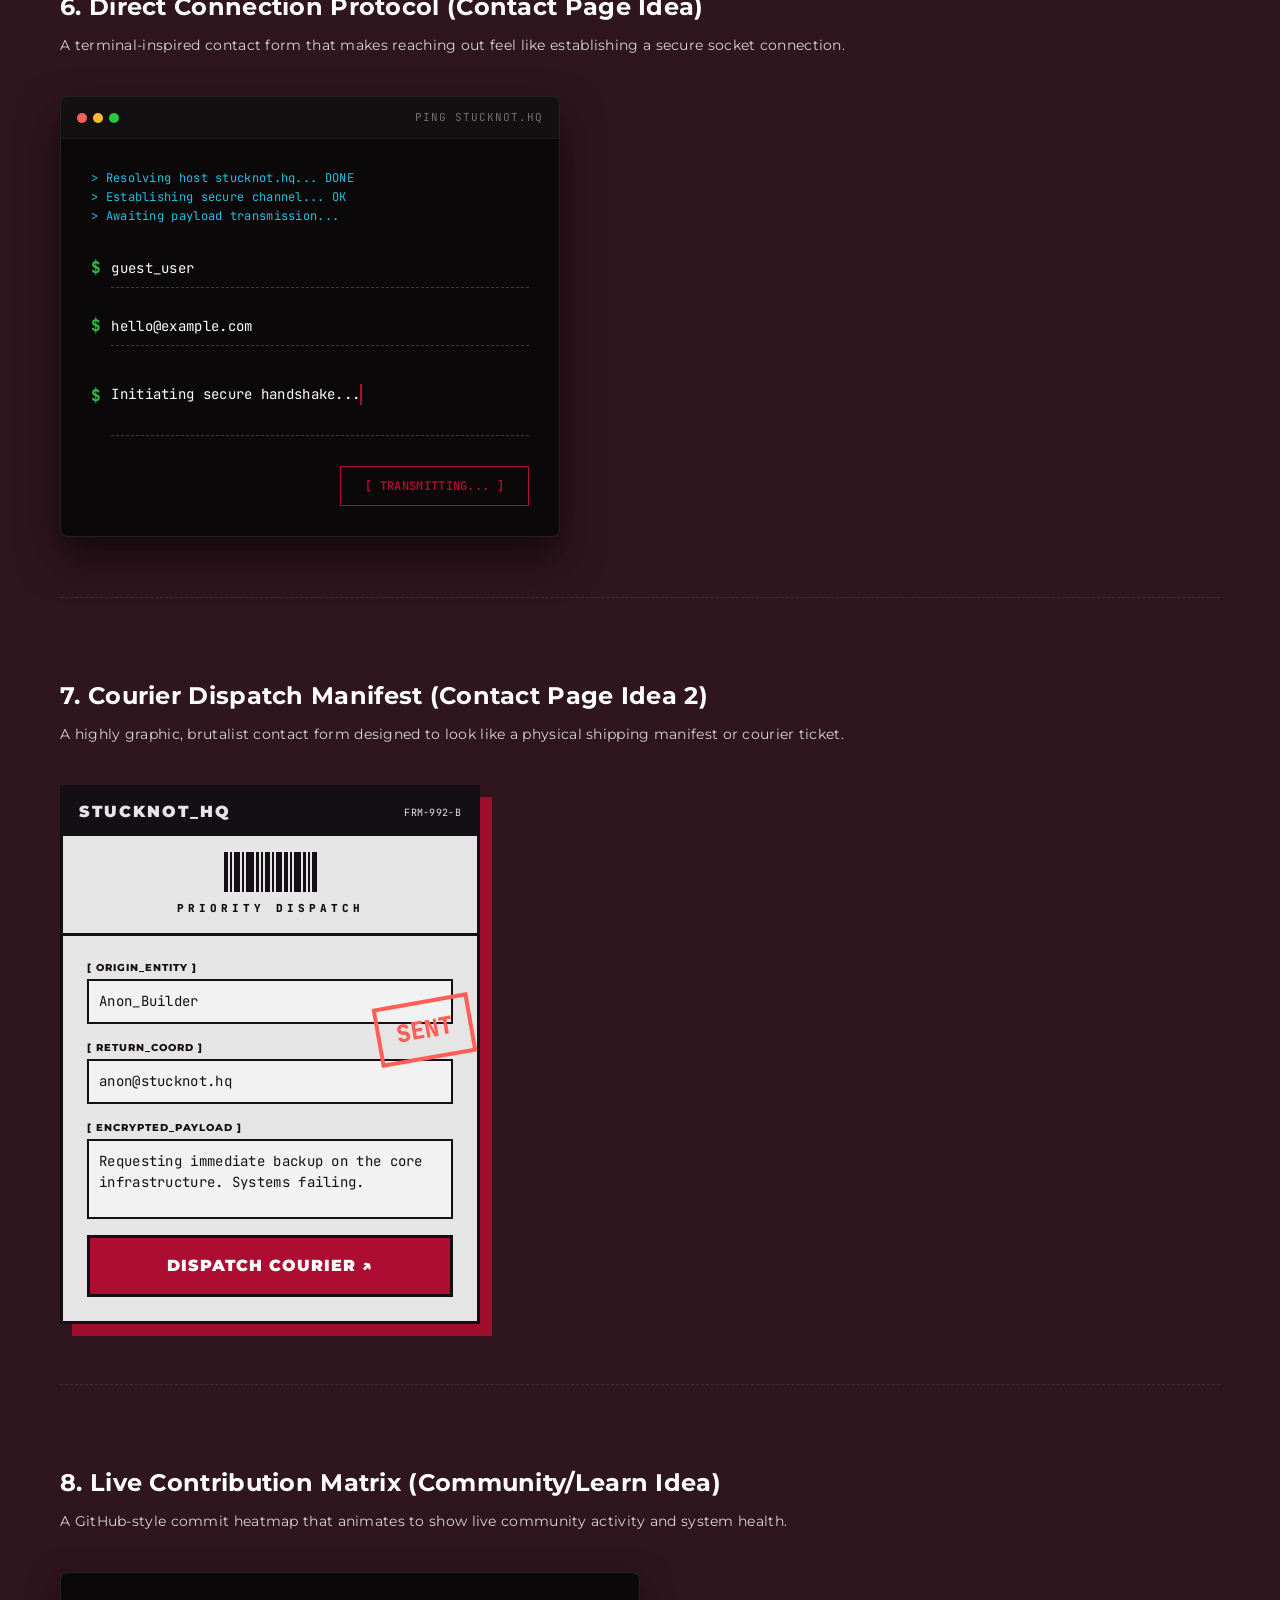
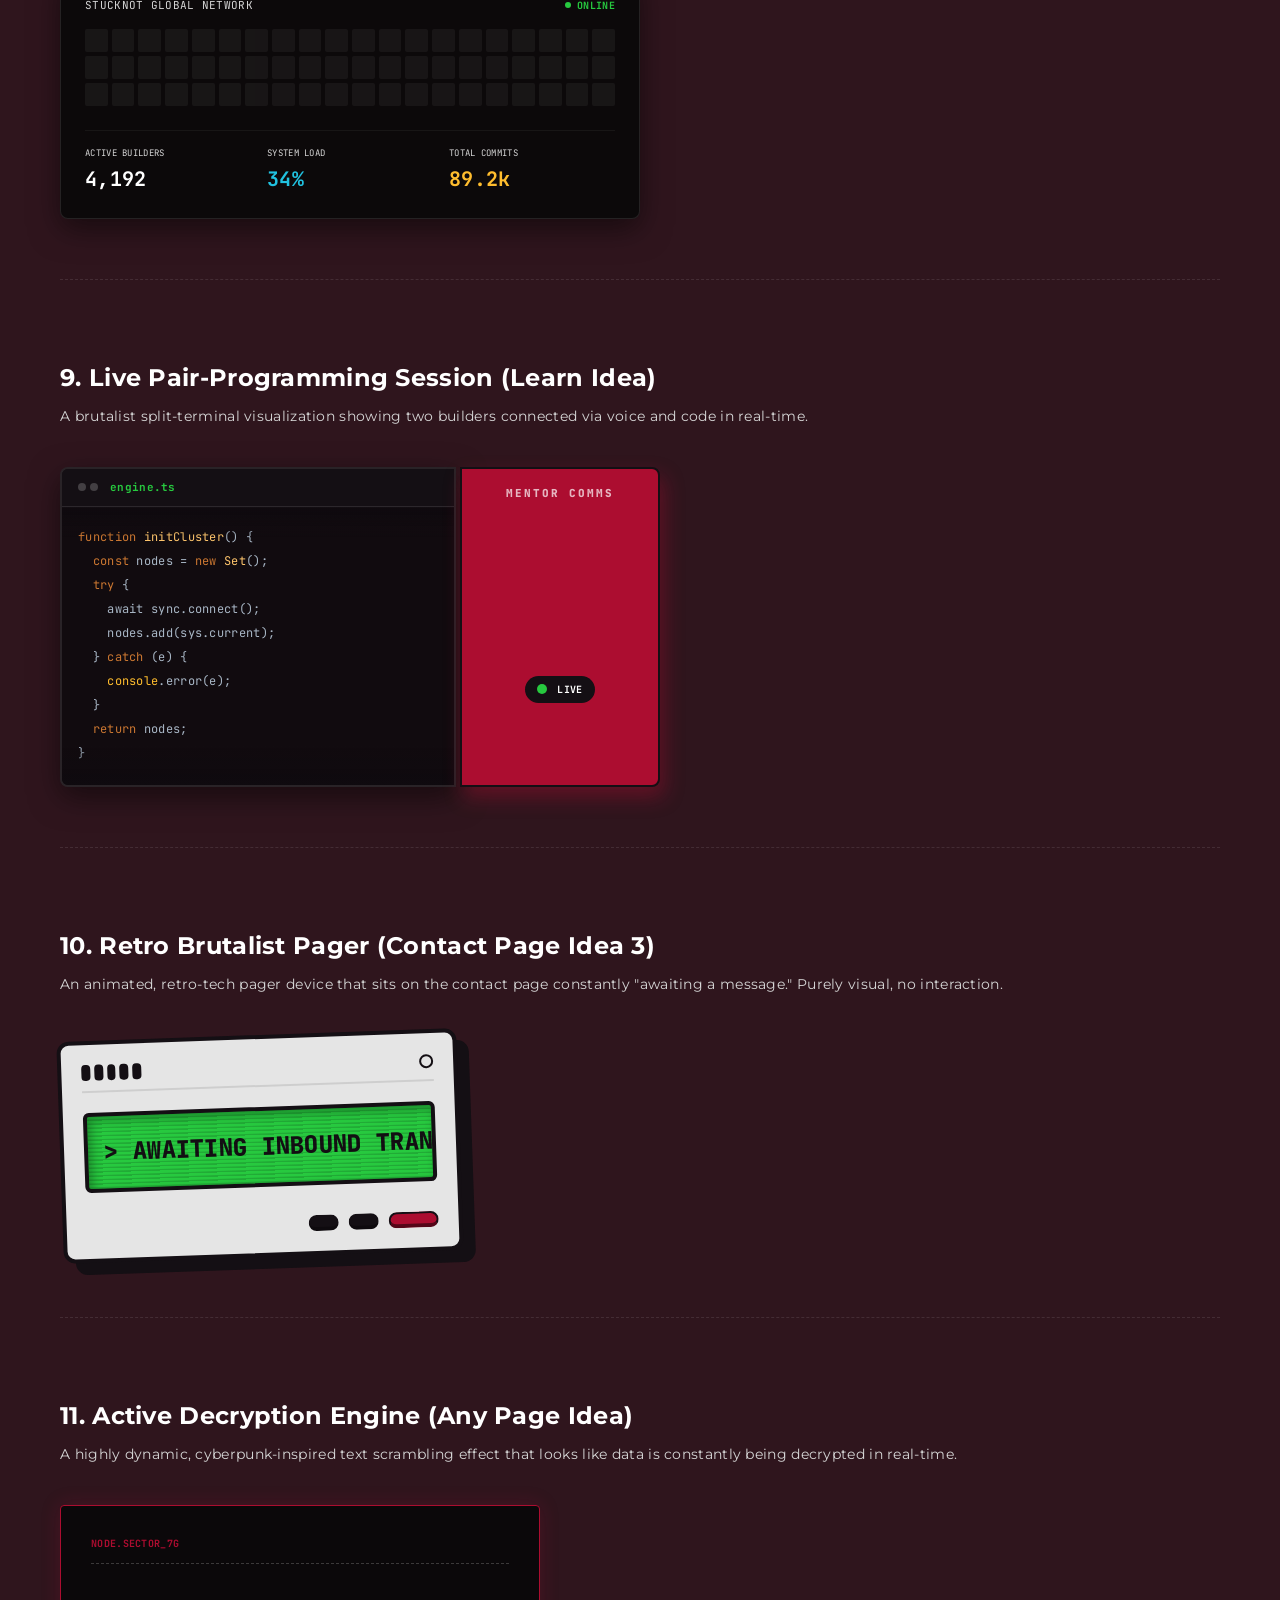
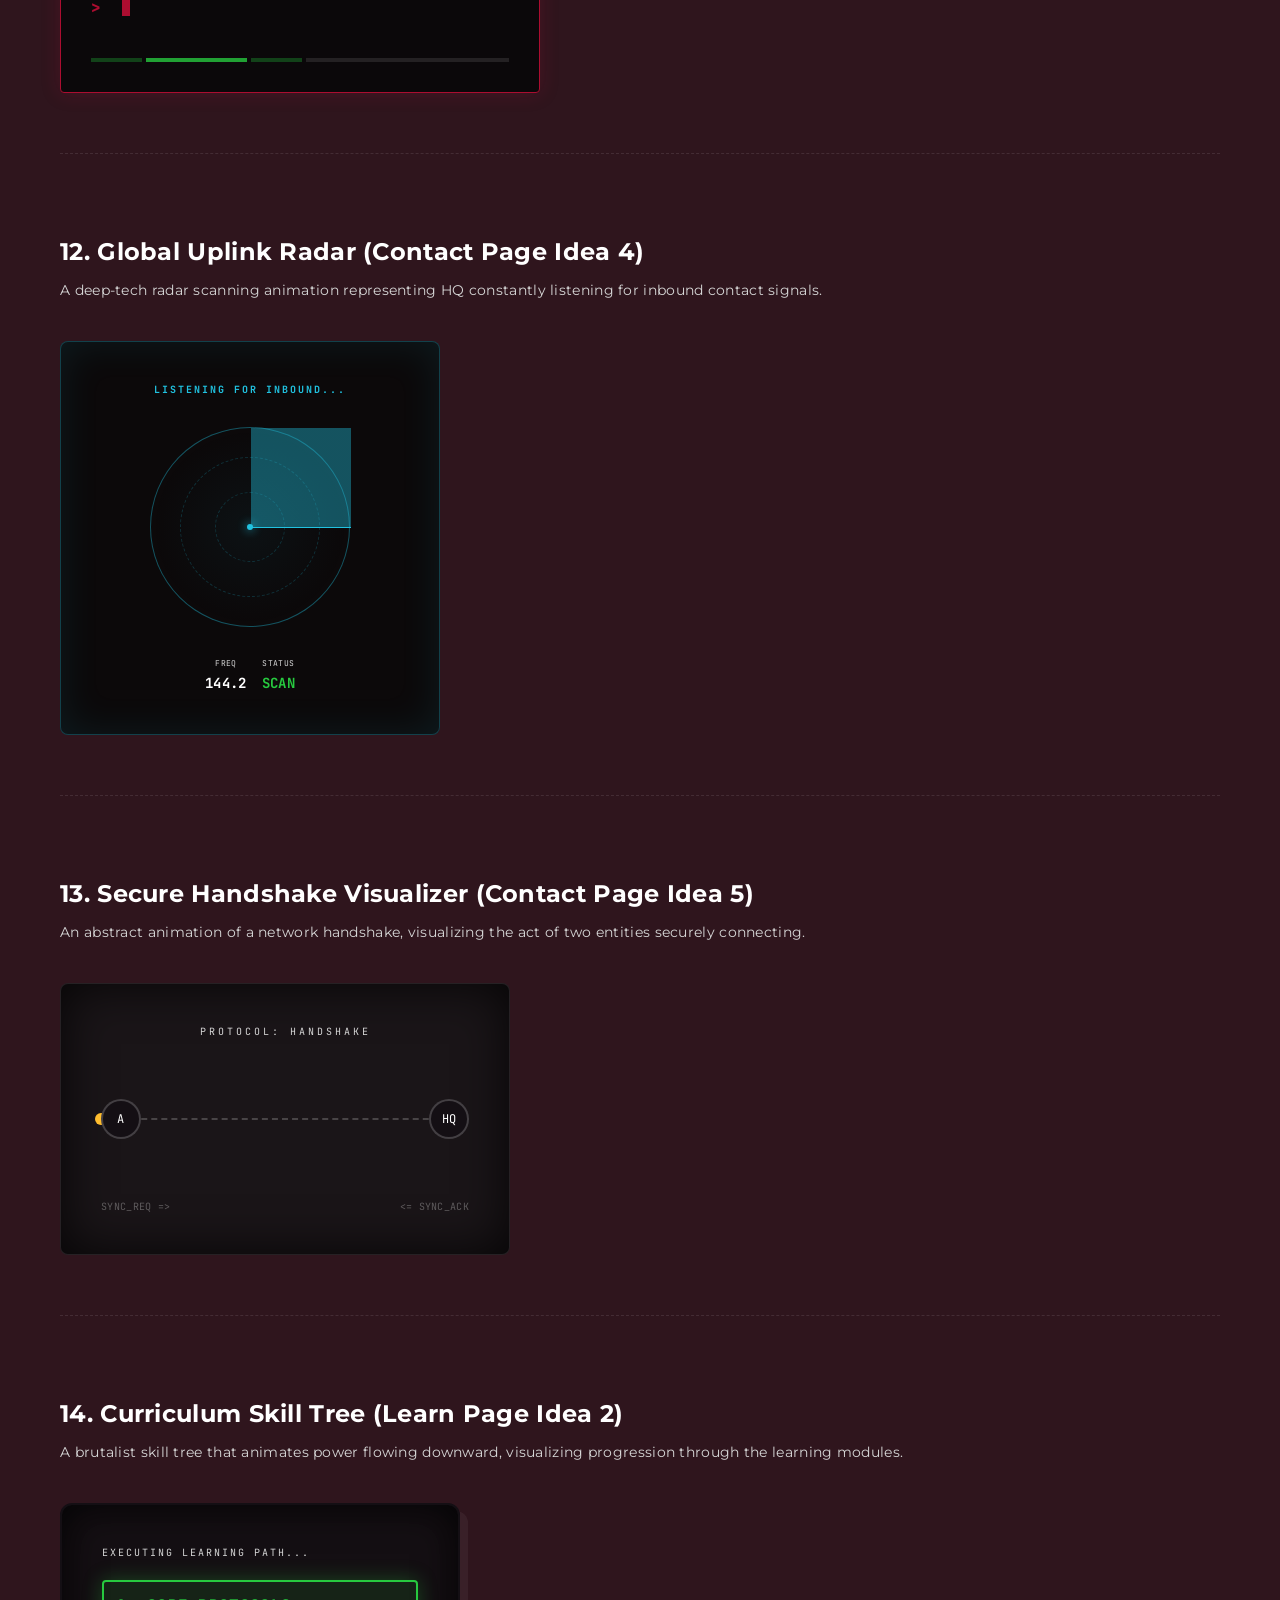
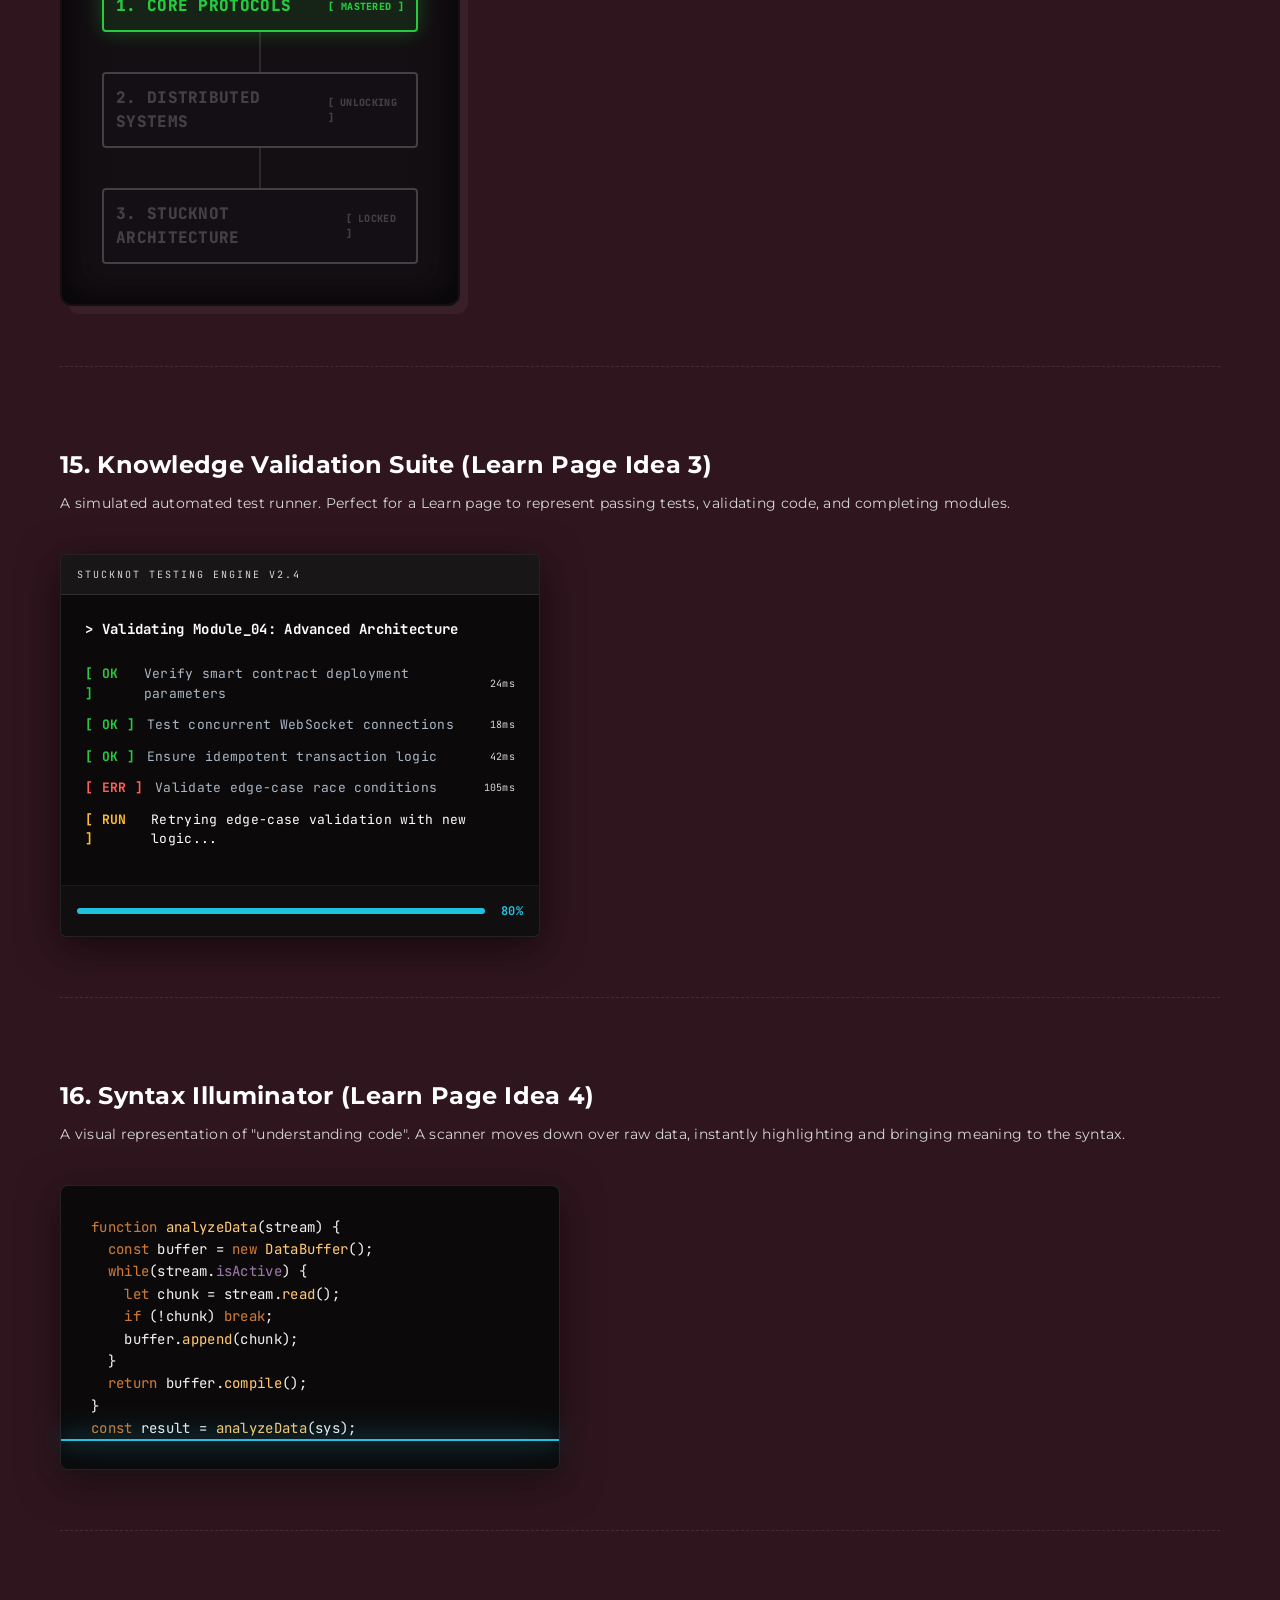
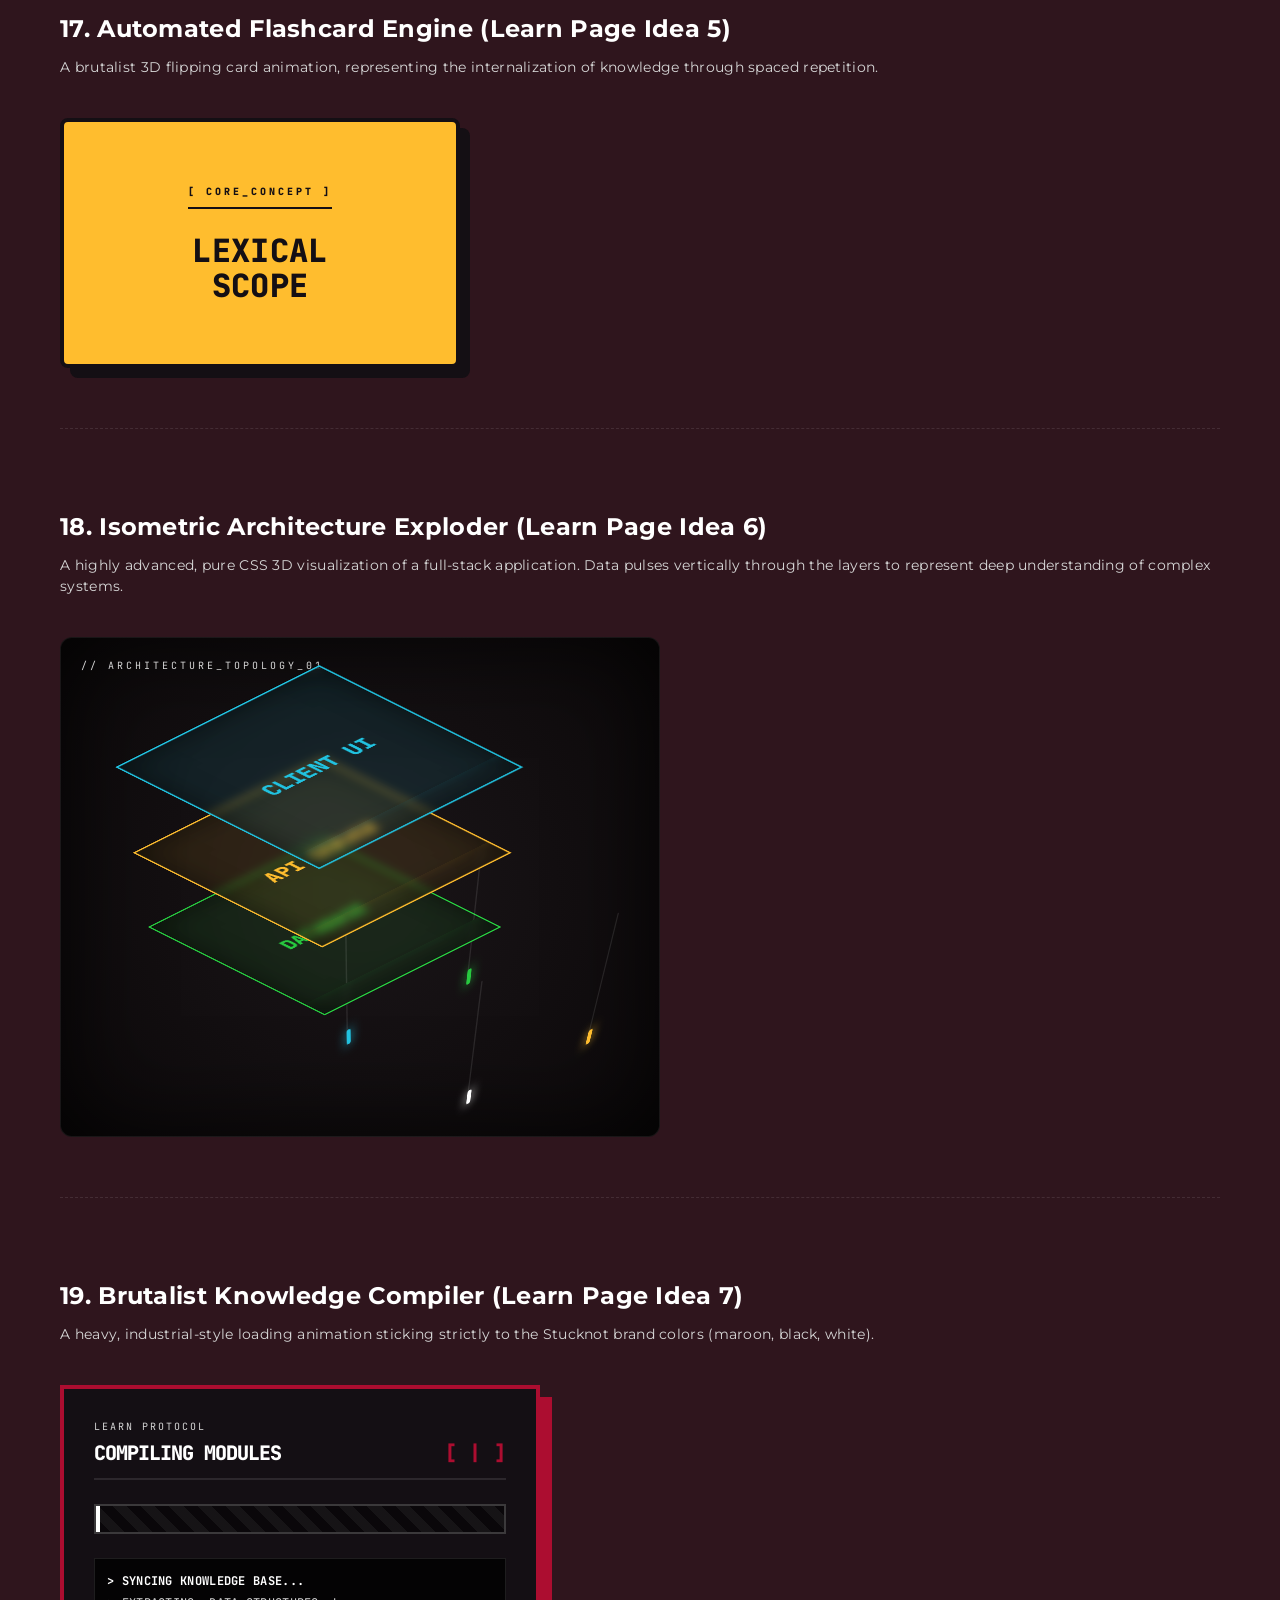
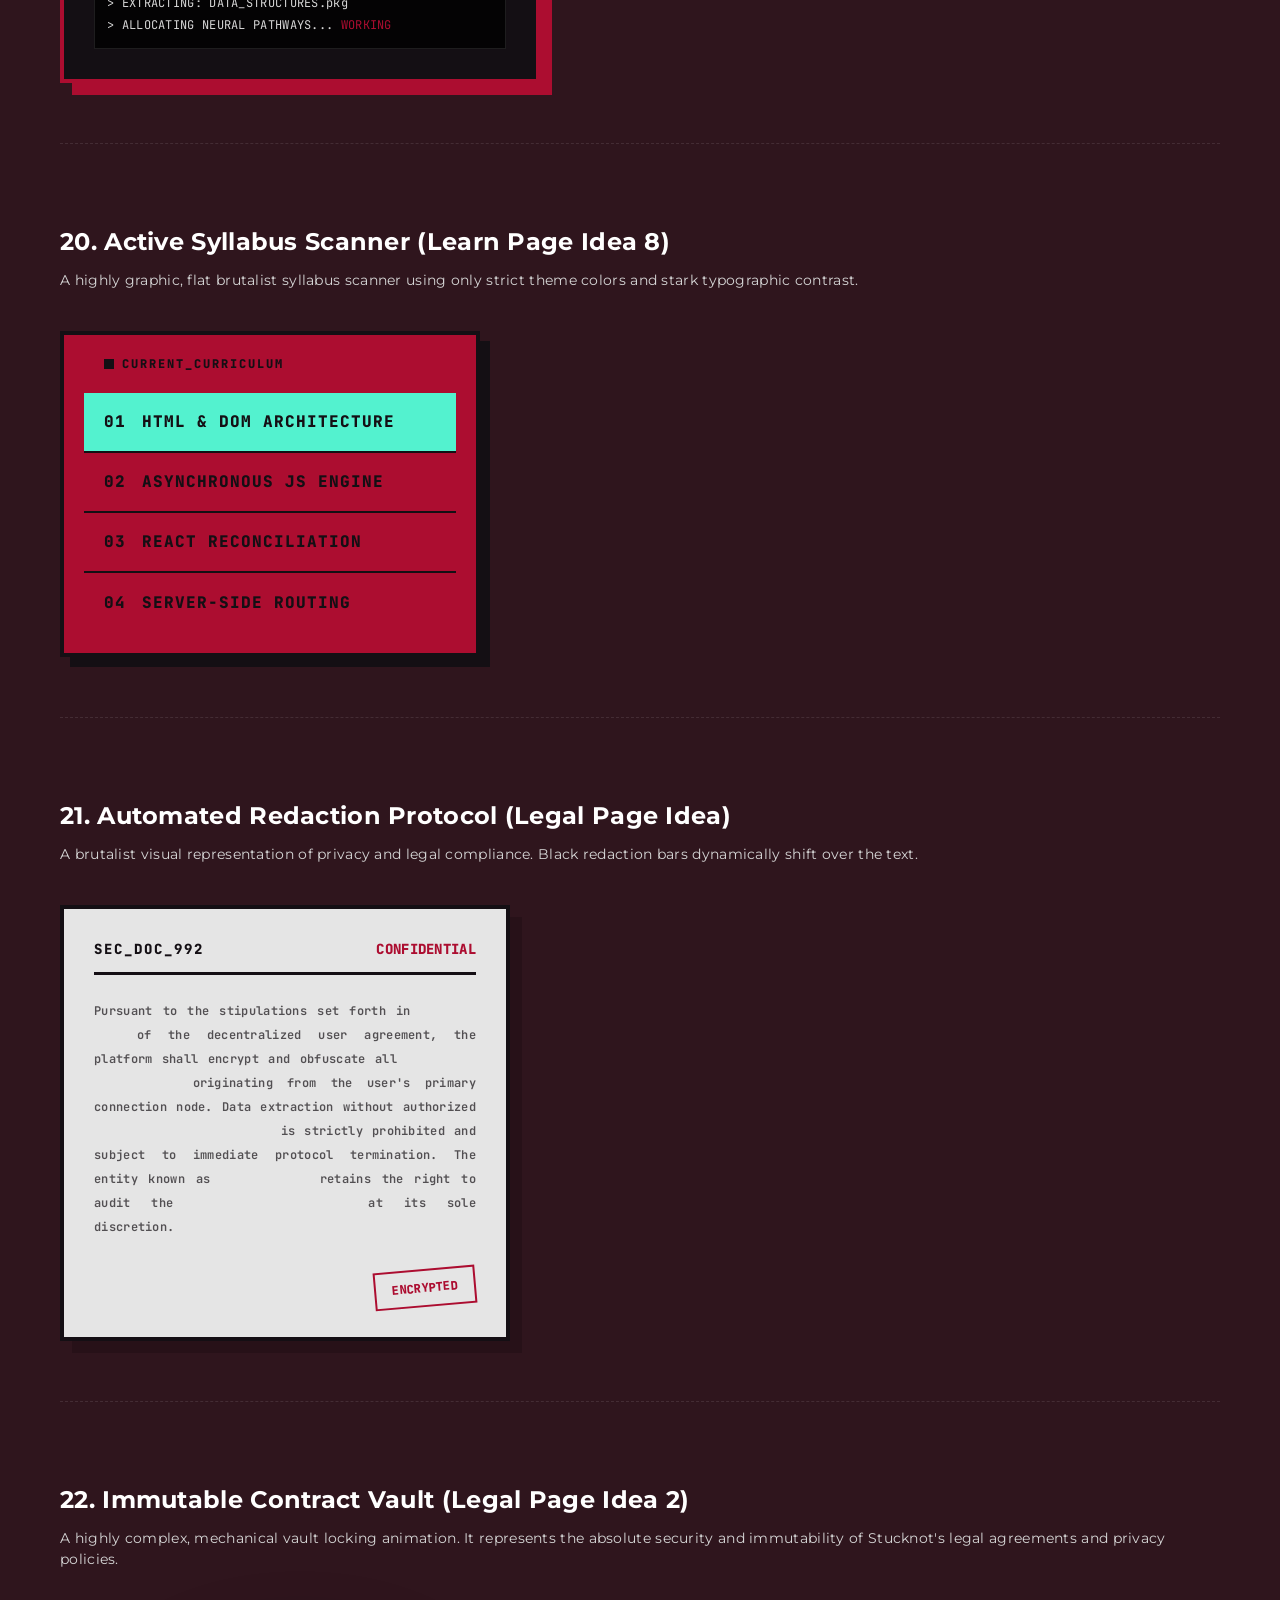
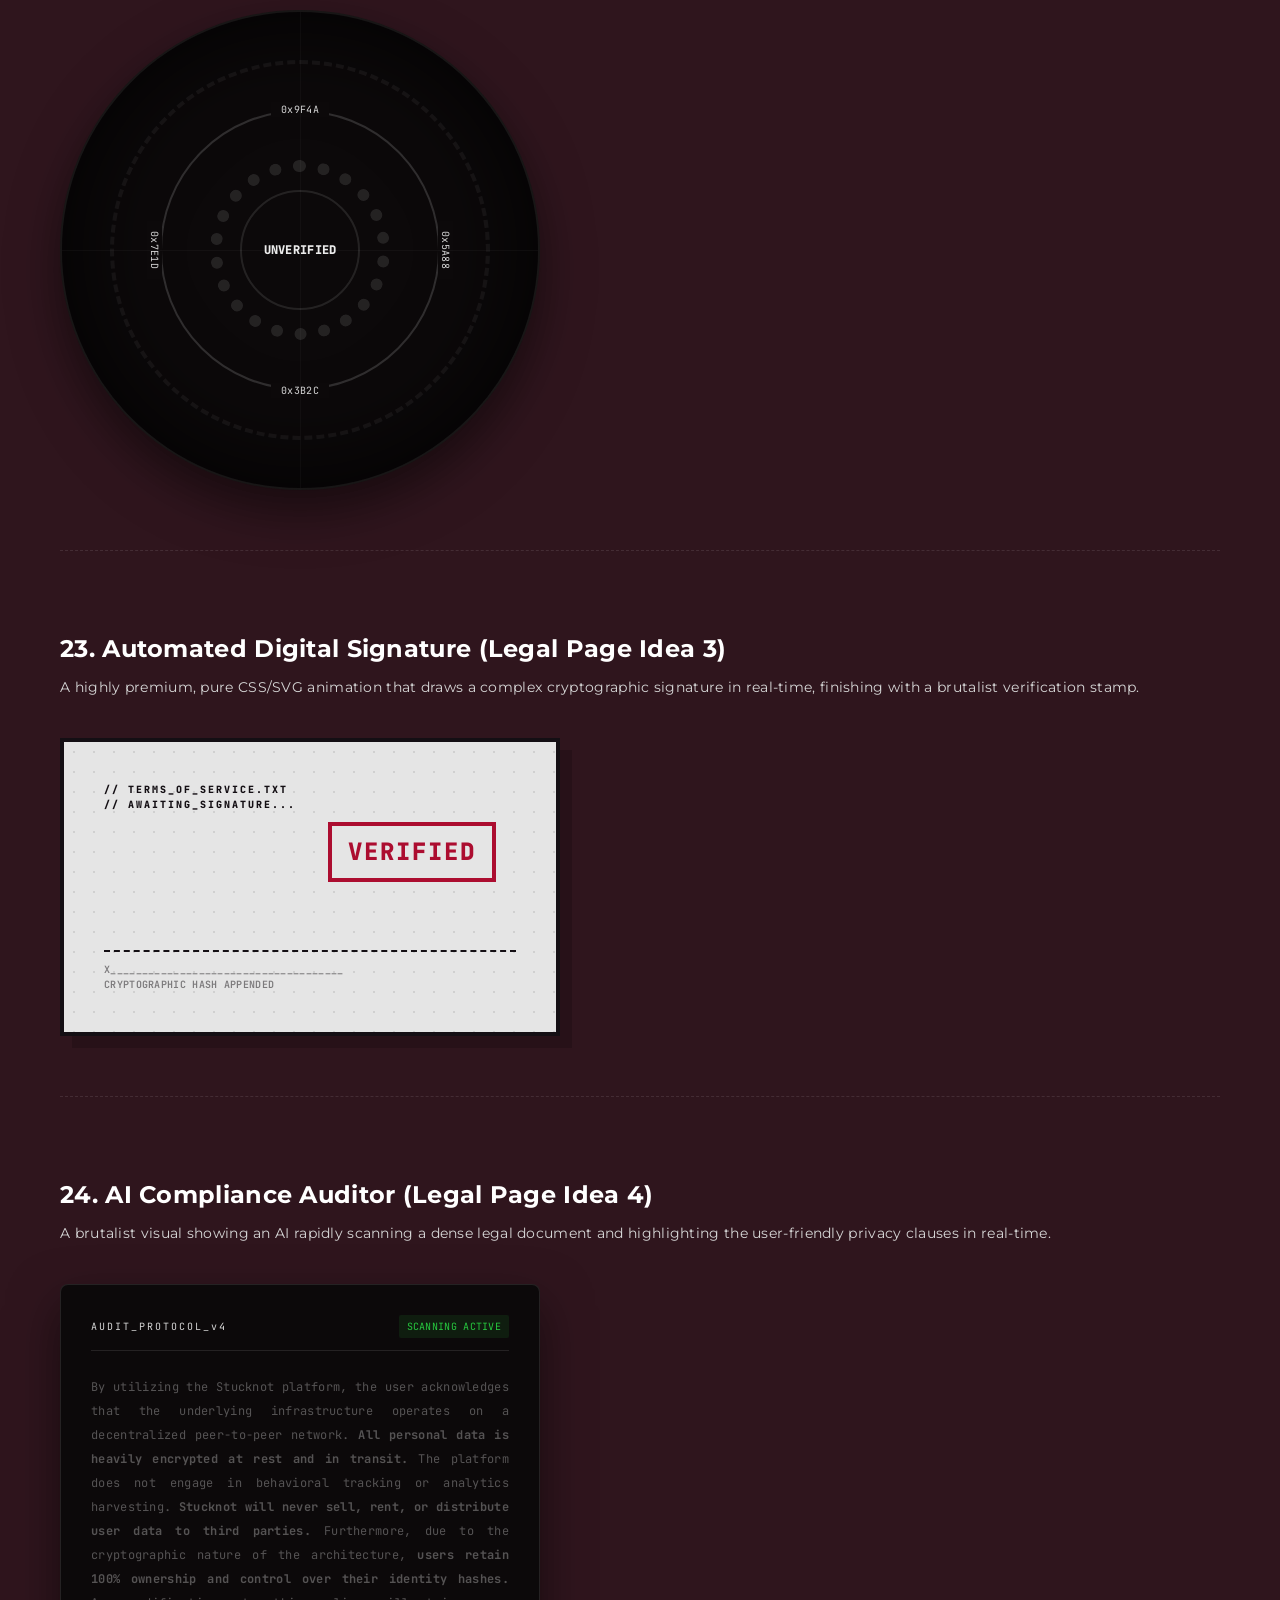
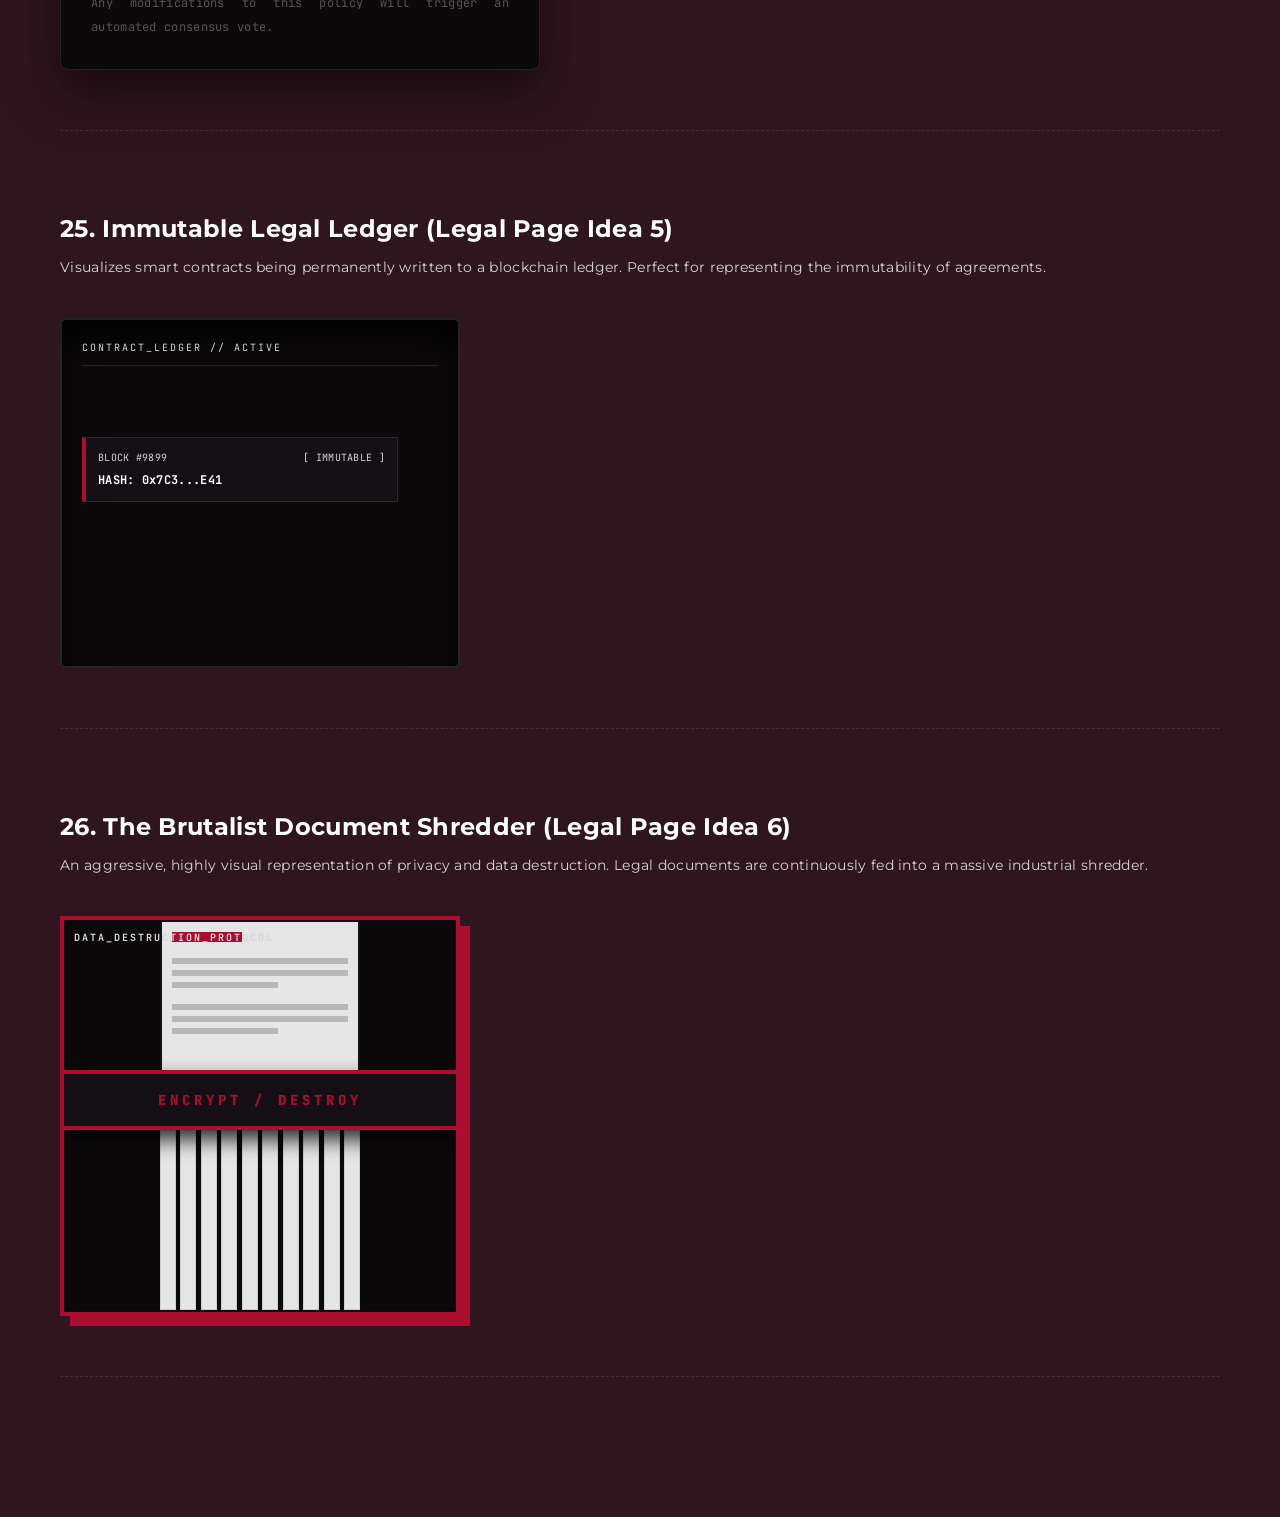
<file: component-ideas.html>
<!DOCTYPE html>
<html lang="en" class="dark-theme">

<head>
  <meta charset="UTF-8">
  <title>Component Ideas Gallery</title>
  <link
    href="https://fonts.googleapis.com/css2?family=JetBrains+Mono:wght@500&family=Montserrat:wght@400;700;800&display=swap"
    rel="stylesheet">
  <link rel="stylesheet" href="stucknot-design-system.css">
  <style>
    body {
      background: var(--theme-bg);
      color: var(--theme-text);
      padding: 60px;
      font-family: 'Montserrat', sans-serif;
    }

    .gallery-section {
      margin-bottom: 80px;
      padding-bottom: 60px;
      border-bottom: 1px dashed rgba(255, 255, 255, 0.1);
    }

    .gallery-title {
      font-size: 24px;
      margin-bottom: 10px;
      color: var(--white);
    }

    .gallery-desc {
      color: var(--silver);
      margin-bottom: 40px;
      font-size: 14px;
    }

    /* NEW COMPONENT ANIMATIONS */
    @keyframes radarSpin {
      0% {
        transform: rotate(0deg);
      }

      100% {
        transform: rotate(360deg);
      }
    }

    @keyframes pulseGlow {

      0%,
      100% {
        box-shadow: 0 0 10px rgba(172, 13, 48, 0.2);
      }

      50% {
        box-shadow: 0 0 25px rgba(172, 13, 48, 0.6);
      }
    }

    @keyframes typingText {
      0% {
        width: 0;
      }

      100% {
        width: 100%;
      }
    }

    @keyframes blinkCaret {
      50% {
        border-color: transparent;
      }
    }
  </style>
</head>

<body>

  <h1>Stucknot Component Lab</h1>
  <p style="color: var(--silver); margin-bottom: 60px;">A playground for new, creative brutalist components.</p>

  <!-- 1. The Original Mock IDE (Reference) -->
  <div class="gallery-section">
    <h2 class="gallery-title">1. Mock IDE (Community)</h2>
    <p class="gallery-desc">The original collaborative IDE component you provided.</p>

    <div style="position: relative; height: 100%; display: flex; align-items: center; justify-content: flex-start;">
      <style>
        @keyframes cursorBob1 {

          0%,
          100% {
            transform: translate(0, 0);
          }

          50% {
            transform: translate(15px, 10px);
          }
        }

        @keyframes cursorBob2 {

          0%,
          100% {
            transform: translate(0, 0);
          }

          50% {
            transform: translate(-10px, 15px);
          }
        }
      </style>

      <div class="mock-ide"
        style="width: 100%; max-width: 520px; position: relative; z-index: 2; box-shadow: 0 30px 60px rgba(0,0,0,0.4); border: 1px solid rgba(255,255,255,0.1); border-radius: 12px; overflow: hidden; background: rgba(15, 10, 15, 0.85); backdrop-filter: blur(20px);">
        <!-- Header -->
        <div class="ide-header"
          style="background: rgba(255, 255, 255, 0.03); padding: 12px 16px; border-bottom: 1px solid rgba(255,255,255,0.05); display: flex; align-items: center; justify-content: space-between;">
          <div class="ide-dots" style="display: flex; gap: 6px;">
            <div style="width: 10px; height: 10px; border-radius: 50%; background:#ff5f56"></div>
            <div style="width: 10px; height: 10px; border-radius: 50%; background:#ffbd2e"></div>
            <div style="width: 10px; height: 10px; border-radius: 50%; background:#27c93f"></div>
          </div>
          <div
            style="font-size: 12px; color: rgba(255,255,255,0.5); font-family: monospace; letter-spacing: 0.5px; display: flex; align-items: center; gap: 6px;">
            <span
              style="display: inline-block; width: 6px; height: 6px; background: #27c93f; border-radius: 50%; box-shadow: 0 0 6px #27c93f;"></span>
            Live Session — core.ts
          </div>
          <div style="display: flex; align-items: center;">
            <div
              style="width: 22px; height: 22px; border-radius: 50%; background: #21c2e0; border: 2px solid #140f14; display: flex; align-items: center; justify-content: center; font-size: 10px; font-weight: bold; color: #000; font-family: sans-serif; z-index: 2;">
              A</div>
            <div
              style="width: 22px; height: 22px; border-radius: 50%; background: var(--rose); border: 2px solid #140f14; display: flex; align-items: center; justify-content: center; font-size: 10px; font-weight: bold; color: #fff; font-family: sans-serif; z-index: 1; margin-left: -6px;">
              R</div>
          </div>
        </div>
        <!-- Body -->
        <div class="ide-body"
          style="padding: 24px 24px 40px; font-family: 'SFMono-Regular', Consolas, monospace; font-size: 13px; line-height: 1.8; color: #a9b7c6; position: relative;">
          <div style="opacity: 0.9;">
            <span style="color: #cc7832;">export class</span> <span style="color: #ffc66d;">StucknotCommunity</span>
            {<br>
            &nbsp;&nbsp;<span style="color: #cc7832;">private</span> members: <span
              style="color: #a9b7c6;">Map</span>&lt;<span style="color: #a9b7c6;">string</span>, <span
              style="color: #a9b7c6;">Builder</span>&gt;;<br><br>
            &nbsp;&nbsp;<span style="color: #cc7832;">constructor</span>() {<br>
            &nbsp;&nbsp;&nbsp;&nbsp;<span style="color: #cc7832;">this</span>.members = <span
              style="color: #cc7832;">new</span> <span style="color: #ffc66d;">Map</span>();<br>
            &nbsp;&nbsp;}<br><br>
            &nbsp;&nbsp;<span style="color: #ffc66d;">onboard</span>(builder: <span
              style="color: #a9b7c6;">Builder</span>) {<br>
            &nbsp;&nbsp;&nbsp;&nbsp;<span style="color: #cc7832;">this</span>.members.<span
              style="color: #ffc66d;">set</span>(builder.id, builder);<br>&nbsp;&nbsp;&nbsp;&nbsp;<br>
            &nbsp;&nbsp;&nbsp;&nbsp;<span style="color: #808080;">// The magic happens here: pair them up</span><br>
            &nbsp;&nbsp;&nbsp;&nbsp;<span style="color: #cc7832;">await</span> <span
              style="color: #cc7832;">this</span>.<span style="color: #ffc66d;">assignMentor</span>(builder);<br>
            &nbsp;&nbsp;&nbsp;&nbsp;<span style="color: #cc7832;">return</span> <span style="color: #6a8759;">"Ready to
              ship!"</span>;<br>
            &nbsp;&nbsp;}<br>
            }
          </div>
          <!-- Cursors -->
          <div
            style="position: absolute; top: 155px; left: 190px; z-index: 10; animation: cursorBob1 4s ease-in-out infinite;">
            <svg width="15" height="21" viewBox="0 0 16 22" fill="none"
              style="filter: drop-shadow(0 2px 4px rgba(0,0,0,0.5));">
              <path d="M1 1V21L5 16H12L1 1Z" fill="#21c2e0" stroke="#fff" stroke-width="1.5" stroke-linejoin="round" />
            </svg>
            <div
              style="background: #21c2e0; color: #000; font-family: sans-serif; font-size: 10px; font-weight: bold; padding: 2px 6px; border-radius: 4px; margin-top: 2px; margin-left: 10px;">
              Anita</div>
          </div>
          <div
            style="position: absolute; top: 195px; left: 300px; z-index: 10; animation: cursorBob2 5s ease-in-out infinite; animation-delay: 1s;">
            <svg width="15" height="21" viewBox="0 0 16 22" fill="none"
              style="filter: drop-shadow(0 2px 4px rgba(0,0,0,0.5));">
              <path d="M1 1V21L5 16H12L1 1Z" fill="var(--rose)" stroke="#fff" stroke-width="1.5"
                stroke-linejoin="round" />
            </svg>
            <div
              style="background: var(--rose); color: #fff; font-family: sans-serif; font-size: 10px; font-weight: bold; padding: 2px 6px; border-radius: 4px; margin-top: 2px; margin-left: 10px;">
              Rahul</div>
          </div>
        </div>
      </div>
    </div>
  </div>

  <!-- 2. New Work Page Component Idea -->
  <div class="gallery-section">
    <h2 class="gallery-title">2. Active Bounty Terminal (Work Page Idea)</h2>
    <p class="gallery-desc">A brutalist, animated terminal-style component showing a live "job bounty" being claimed.
    </p>

    <div
      style="width: 100%; max-width: 520px; background: #0c090a; border: 2px solid var(--maroon); padding: 0; position: relative; overflow: hidden; font-family: 'JetBrains Mono', monospace; box-shadow: 8px 8px 0px rgba(172, 13, 48, 0.2);">

      <!-- Terminal Header -->
      <div
        style="background: var(--maroon); color: #fff; padding: 8px 16px; font-size: 12px; font-weight: bold; display: flex; justify-content: space-between; text-transform: uppercase; letter-spacing: 1px;">
        <span>SYS.WORK_ROUTER_v2</span>
        <span style="display: flex; align-items: center; gap: 8px;">
          <div style="width: 8px; height: 8px; background: #fff; border-radius: 50%; animation: pulseGlow 2s infinite;">
          </div> LIVE
        </span>
      </div>

      <!-- Terminal Body -->
      <div style="padding: 24px; color: var(--silver); font-size: 13px; line-height: 1.6;">
        <div style="margin-bottom: 16px;">
          <span style="color: #27c93f;">> SCANNING OPEN BOUNTIES...</span><br>
          <span style="color: #a9b7c6;">[MATCH FOUND]</span> ID: STK-8992<br>
          <span style="color: #a9b7c6;">[CLIENT]</span> Acme Corp Fintech<br>
          <span style="color: #a9b7c6;">[BUDGET]</span> $15,000 USD
        </div>

        <!-- Animated Typing Effect -->
        <div
          style="display: inline-block; white-space: nowrap; overflow: hidden; border-right: 2px solid var(--maroon); width: 0; animation: typingText 3s steps(30, end) infinite alternate, blinkCaret .75s step-end infinite; color: var(--white); font-weight: bold; margin-bottom: 24px;">
          > EXECUTING_REQUIREMENTS.sh
        </div>

        <!-- Tech Stack Tags -->
        <div style="display: flex; gap: 8px; flex-wrap: wrap; margin-bottom: 24px;">
          <span
            style="border: 1px solid rgba(255,255,255,0.2); padding: 4px 10px; background: rgba(255,255,255,0.05); font-size: 11px;">React</span>
          <span
            style="border: 1px solid rgba(255,255,255,0.2); padding: 4px 10px; background: rgba(255,255,255,0.05); font-size: 11px;">WebSockets</span>
          <span
            style="border: 1px solid rgba(172, 13, 48, 0.4); padding: 4px 10px; background: rgba(172, 13, 48, 0.1); color: var(--rose); font-size: 11px;">HIGH
            PRIORITY</span>
        </div>

        <!-- Radar Animation -->
        <div
          style="position: absolute; right: -40px; bottom: -40px; width: 150px; height: 150px; border: 1px dashed rgba(172, 13, 48, 0.3); border-radius: 50%; display: flex; align-items: center; justify-content: center;">
          <div style="width: 100px; height: 100px; border: 1px solid rgba(172, 13, 48, 0.2); border-radius: 50%;"></div>
          <div
            style="position: absolute; width: 50%; height: 2px; background: linear-gradient(90deg, transparent, var(--maroon)); top: 50%; right: 50%; transform-origin: right center; animation: radarSpin 4s linear infinite;">
          </div>
        </div>
      </div>
    </div>
  </div>

  <!-- 3. New Work Page Component Idea 2 -->
  <div class="gallery-section">
    <h2 class="gallery-title">3. Talent Match Scanner (Work Page Idea 2)</h2>
    <p class="gallery-desc">A profile card that looks like it's scanning a developer's skills to match a project bounty.
    </p>

    <div
      style="width: 100%; max-width: 480px; position: relative; background: rgba(20, 15, 20, 0.8); border: 1px solid rgba(255, 255, 255, 0.1); border-radius: 16px; padding: 30px; overflow: hidden; font-family: 'Montserrat', sans-serif;">

      <style>
        @keyframes scanline {
          0% {
            top: 0;
            opacity: 0;
          }

          10% {
            opacity: 1;
          }

          90% {
            opacity: 1;
          }

          100% {
            top: 100%;
            opacity: 0;
          }
        }

        @keyframes pulseMatch {

          0%,
          100% {
            transform: scale(1);
            opacity: 0.8;
          }

          50% {
            transform: scale(1.05);
            opacity: 1;
          }
        }
      </style>

      <!-- Scanning Laser -->
      <div
        style="position: absolute; left: 0; right: 0; height: 2px; background: linear-gradient(90deg, transparent, #21c2e0, transparent); box-shadow: 0 0 15px #21c2e0; z-index: 10; animation: scanline 3s linear infinite;">
      </div>

      <!-- Match Score Badge -->
      <div
        style="position: absolute; top: 20px; right: 20px; background: rgba(33, 194, 224, 0.1); border: 1px solid #21c2e0; color: #21c2e0; padding: 6px 12px; border-radius: 20px; font-weight: 800; font-size: 14px; animation: pulseMatch 2s ease-in-out infinite;">
        98% MATCH
      </div>

      <!-- Profile Info -->
      <div style="display: flex; gap: 20px; align-items: center; margin-bottom: 30px;">
        <div
          style="width: 60px; height: 60px; border-radius: 50%; background: #2a2228; border: 2px dashed rgba(255, 255, 255, 0.2); display: flex; align-items: center; justify-content: center; font-size: 24px;">
          <svg width="24" height="24" viewBox="0 0 24 24" fill="none" stroke="currentColor" stroke-width="2" stroke-linecap="round" stroke-linejoin="round"><path d="M20 21v-2a4 4 0 0 0-4-4H8a4 4 0 0 0-4 4v2"/><circle cx="12" cy="7" r="4"/></svg></div>
        <div>
          <div style="font-size: 18px; font-weight: 700; color: var(--white); margin-bottom: 4px;">Senior Frontend Dev
          </div>
          <div style="font-size: 12px; color: var(--silver); text-transform: uppercase; letter-spacing: 1px;">Ready to
            Deploy</div>
        </div>
      </div>

      <!-- Skill Bars -->
      <div style="margin-bottom: 15px;">
        <div
          style="display: flex; justify-content: space-between; font-size: 11px; font-weight: 600; margin-bottom: 6px; color: var(--silver); text-transform: uppercase;">
          <span>React Ecosystem</span>
          <span style="color: #21c2e0;">Matched</span>
        </div>
        <div
          style="width: 100%; height: 6px; background: rgba(255, 255, 255, 0.05); border-radius: 4px; overflow: hidden;">
          <div style="width: 100%; height: 100%; background: #21c2e0; box-shadow: 0 0 10px #21c2e0;"></div>
        </div>
      </div>

      <div style="margin-bottom: 15px;">
        <div
          style="display: flex; justify-content: space-between; font-size: 11px; font-weight: 600; margin-bottom: 6px; color: var(--silver); text-transform: uppercase;">
          <span>Web3 / Ethers.js</span>
          <span style="color: #ffbd2e;">Required</span>
        </div>
        <div
          style="width: 100%; height: 6px; background: rgba(255, 255, 255, 0.05); border-radius: 4px; overflow: hidden;">
          <div style="width: 85%; height: 100%; background: #ffbd2e; box-shadow: 0 0 10px #ffbd2e;"></div>
        </div>
      </div>

      <div style="margin-bottom: 25px;">
        <div
          style="display: flex; justify-content: space-between; font-size: 11px; font-weight: 600; margin-bottom: 6px; color: var(--silver); text-transform: uppercase;">
          <span>System Design</span>
          <span style="color: #27c93f;">Bonus</span>
        </div>
        <div
          style="width: 100%; height: 6px; background: rgba(255, 255, 255, 0.05); border-radius: 4px; overflow: hidden;">
          <div style="width: 90%; height: 100%; background: #27c93f; box-shadow: 0 0 10px #27c93f;"></div>
        </div>
      </div>

      <!-- Action -->
      <div style="text-align: center;">
        <button
          style="background: var(--white); color: var(--maroon); border: none; padding: 12px 24px; font-weight: 700; font-family: inherit; font-size: 12px; letter-spacing: 1px; cursor: pointer; border-radius: 4px; transition: transform 0.2s ease;">
          INITIATE HIRING
        </button>
      </div>

    </div>
  </div>

  <!-- 4. New Work Page Component Idea 3 -->
  <div class="gallery-section">
    <h2 class="gallery-title">4. Live Deployment Pipeline (Work Page Idea 3)</h2>
    <p class="gallery-desc">A dynamic data flow visualization representing remote teams shipping code together
      seamlessly.</p>

    <div
      style="width: 100%; max-width: 550px; background: rgba(15, 10, 15, 0.95); border: 1px solid rgba(255, 255, 255, 0.1); border-radius: 8px; padding: 40px 30px; position: relative; font-family: 'JetBrains Mono', monospace; box-shadow: 0 20px 50px rgba(0,0,0,0.5);">

      <style>
        @keyframes dashFlow {
          to {
            stroke-dashoffset: -20;
          }
        }

        @keyframes pulseNode {

          0%,
          100% {
            box-shadow: 0 0 10px currentColor;
            transform: scale(1);
          }

          50% {
            box-shadow: 0 0 20px currentColor, 0 0 40px currentColor;
            transform: scale(1.1);
          }
        }

        @keyframes blinkIndicator {

          0%,
          100% {
            opacity: 1;
          }

          50% {
            opacity: 0.3;
          }
        }
      </style>

      <div
        style="display: flex; justify-content: space-between; align-items: center; margin-bottom: 40px; position: relative;">

        <!-- Connecting Line -->
        <svg width="100%" height="2"
          style="position: absolute; top: 50%; left: 0; transform: translateY(-50%); z-index: 0;">
          <line x1="0" y1="1" x2="100%" y2="1" stroke="rgba(255,255,255,0.2)" stroke-width="2" stroke-dasharray="6, 4"
            style="animation: dashFlow 1s linear infinite;" />
        </svg>

        <!-- Node 1 -->
        <div
          style="position: relative; z-index: 1; display: flex; flex-direction: column; align-items: center; gap: 12px; color: #ffbd2e;">
          <div
            style="width: 24px; height: 24px; border-radius: 50%; background: #ffbd2e; animation: pulseNode 3s infinite;">
          </div>
          <span style="font-size: 11px; font-weight: bold; text-transform: uppercase;">Build</span>
        </div>

        <!-- Node 2 -->
        <div
          style="position: relative; z-index: 1; display: flex; flex-direction: column; align-items: center; gap: 12px; color: #21c2e0;">
          <div
            style="width: 24px; height: 24px; border-radius: 50%; background: #21c2e0; animation: pulseNode 3s infinite 1s;">
          </div>
          <span style="font-size: 11px; font-weight: bold; text-transform: uppercase;">Review</span>
        </div>

        <!-- Node 3 -->
        <div
          style="position: relative; z-index: 1; display: flex; flex-direction: column; align-items: center; gap: 12px; color: #27c93f;">
          <div
            style="width: 24px; height: 24px; border-radius: 50%; background: #27c93f; animation: pulseNode 3s infinite 2s;">
          </div>
          <span style="font-size: 11px; font-weight: bold; text-transform: uppercase;">Deploy</span>
        </div>

      </div>

      <!-- Live Logs Console -->
      <div
        style="background: rgba(0,0,0,0.4); border: 1px solid rgba(255,255,255,0.05); border-radius: 6px; padding: 16px; font-size: 11px; color: #a9b7c6; height: 120px; overflow: hidden; position: relative;">
        <div
          style="position: absolute; right: 16px; top: 16px; display: flex; align-items: center; gap: 6px; color: #27c93f;">
          <div
            style="width: 6px; height: 6px; background: #27c93f; border-radius: 50%; animation: blinkIndicator 1s infinite;">
          </div>
          Running
        </div>

        <p style="margin: 0 0 8px 0; color: #ffbd2e;">[08:42:12] Compiling assets (Webpack)...</p>
        <p style="margin: 0 0 8px 0; color: #21c2e0;">[08:42:15] Running test suite: 142 passed, 0 failed.</p>
        <p style="margin: 0 0 8px 0; color: var(--silver);">[08:42:17] Uploading build artifacts to CDN...</p>
        <p style="margin: 0 0 8px 0; color: #27c93f;">[08:42:19] Edge deployment successful. Vercel routed.</p>

        <!-- Gradient fade out at bottom -->
        <div
          style="position: absolute; bottom: 0; left: 0; width: 100%; height: 30px; background: linear-gradient(transparent, rgba(15,10,15,0.95));">
        </div>
      </div>

    </div>
  </div>

  <!-- 5. New Work Page Component Idea 4 -->
  <div class="gallery-section">
    <h2 class="gallery-title">5. Bounty Kanban Ticket (Work Page Idea 4)</h2>
    <p class="gallery-desc">A high-stakes, brutalist job ticket with a countdown timer to create urgency.</p>

    <div
      style="width: 100%; max-width: 380px; background: #feffd9; border: 2px solid #140f14; border-radius: 4px; padding: 24px; position: relative; box-shadow: 6px 6px 0px #140f14; transform: rotate(-1deg); animation: floatTicket 6s ease-in-out infinite;">

      <style>
        @keyframes shrinkTime {
          from {
            width: 100%;
          }

          to {
            width: 10%;
          }
        }

        @keyframes flashRed {

          0%,
          100% {
            background: #ff5f56;
          }

          50% {
            background: #140f14;
          }
        }

        @keyframes floatTicket {

          0%,
          100% {
            transform: rotate(-1deg) translateY(0);
            box-shadow: 6px 6px 0px #140f14;
          }

          50% {
            transform: rotate(1deg) translateY(-8px);
            box-shadow: 12px 14px 0px #140f14;
          }
        }
      </style>

      <!-- Pin/Tape Effect -->
      <div
        style="position: absolute; top: -12px; left: 50%; transform: translateX(-50%); width: 40px; height: 24px; background: rgba(255,255,255,0.6); border: 1px solid rgba(0,0,0,0.1); backdrop-filter: blur(4px); box-shadow: 0 2px 4px rgba(0,0,0,0.1);">
      </div>

      <!-- Header -->
      <div style="display: flex; justify-content: space-between; align-items: flex-start; margin-bottom: 20px;">
        <span
          style="background: #140f14; color: #fff; font-size: 10px; font-weight: 800; padding: 4px 8px; text-transform: uppercase; letter-spacing: 1px; font-family: 'JetBrains Mono', monospace;">ISSUE-402</span>
        <span
          style="color: #ff5f56; font-size: 11px; font-weight: 800; text-transform: uppercase; display: flex; align-items: center; gap: 4px;">
          <div style="width: 8px; height: 8px; border-radius: 50%; animation: flashRed 1s infinite;"></div> P0 CRITICAL
        </span>
      </div>

      <!-- Content -->
      <h3
        style="font-size: 20px; font-weight: 800; color: #140f14; line-height: 1.2; margin-bottom: 12px; letter-spacing: -0.5px;">
        Refactor Payment Gateway to Stripe V3 API</h3>
      <p
        style="font-size: 13px; color: rgba(20, 15, 20, 0.7); line-height: 1.5; margin-bottom: 24px; font-weight: 500;">
        Current webhooks are failing occasionally. We need a guaranteed idempotent implementation within 48 hours.</p>

      <!-- Bounty Amount -->
      <div
        style="font-size: 36px; font-weight: 900; color: #27c93f; font-family: 'JetBrains Mono', monospace; margin-bottom: 20px; letter-spacing: -2px;">
        $4,500<span style="font-size: 14px; font-weight: 700; color: rgba(20, 15, 20, 0.4); letter-spacing: 0;">
          USDC</span>
      </div>

      <!-- Urgency Bar -->
      <div
        style="margin-bottom: 8px; display: flex; justify-content: space-between; font-size: 11px; font-weight: 800; color: #140f14; text-transform: uppercase;">
        <span>Claim Window Closes</span>
        <span style="color: #ff5f56;">02:14:59</span>
      </div>
      <div
        style="width: 100%; height: 8px; background: rgba(0,0,0,0.1); border-radius: 4px; overflow: hidden; border: 1px solid #140f14;">
        <div
          style="width: 100%; height: 100%; background: #ff5f56; transform-origin: left; animation: shrinkTime 30s linear infinite;">
        </div>
      </div>

    </div>
  </div>

  <!-- 6. New Contact Page Component Idea -->
  <div class="gallery-section">
    <h2 class="gallery-title">6. Direct Connection Protocol (Contact Page Idea)</h2>
    <p class="gallery-desc">A terminal-inspired contact form that makes reaching out feel like establishing a secure
      socket connection.</p>

    <div
      style="width: 100%; max-width: 500px; background: rgba(10, 8, 10, 0.95); border: 1px solid rgba(255,255,255,0.1); border-radius: 8px; position: relative; font-family: 'JetBrains Mono', monospace; box-shadow: 0 20px 40px rgba(0,0,0,0.6); overflow: hidden;">

      <!-- Terminal Window Controls -->
      <div
        style="background: rgba(255,255,255,0.03); border-bottom: 1px solid rgba(255,255,255,0.05); padding: 12px 16px; display: flex; align-items: center; justify-content: space-between;">
        <div style="display: flex; gap: 6px;">
          <div style="width: 10px; height: 10px; border-radius: 50%; background: #ff5f56;"></div>
          <div style="width: 10px; height: 10px; border-radius: 50%; background: #ffbd2e;"></div>
          <div style="width: 10px; height: 10px; border-radius: 50%; background: #27c93f;"></div>
        </div>
        <div style="font-size: 11px; color: rgba(255,255,255,0.4); text-transform: uppercase; letter-spacing: 1px;">ping
          stucknot.hq</div>
      </div>

      <!-- Form Body -->
      <div style="padding: 30px;">
        <div style="margin-bottom: 24px; font-size: 12px; color: #21c2e0; line-height: 1.6;">
          > Resolving host stucknot.hq... DONE<br>
          > Establishing secure channel... OK<br>
          > Awaiting payload transmission...
        </div>

        <style>
          .contact-fake-input {
            width: 100%;
            border-bottom: 1px dashed rgba(255, 255, 255, 0.2);
            color: var(--white);
            font-family: 'JetBrains Mono', monospace;
            font-size: 14px;
            padding: 8px 0;
            margin-bottom: 20px;
          }

          @keyframes glitchGlow {

            0%,
            100% {
              text-shadow: 0 0 5px var(--maroon);
            }

            50% {
              text-shadow: 0 0 15px var(--maroon), -2px 0 var(--rose), 2px 0 var(--maroon);
            }
          }

          @keyframes autoType {

            0%,
            20% {
              width: 0;
            }

            80%,
            100% {
              width: 100%;
            }
          }
        </style>

        <div style="display: flex; gap: 10px; align-items: flex-end;">
          <span style="color: #27c93f; font-weight: bold; margin-bottom: 28px;">$</span>
          <div class="contact-fake-input">guest_user</div>
        </div>

        <div style="display: flex; gap: 10px; align-items: flex-end;">
          <span style="color: #27c93f; font-weight: bold; margin-bottom: 28px;">$</span>
          <div class="contact-fake-input">hello@example.com</div>
        </div>

        <div style="display: flex; gap: 10px; align-items: flex-start; margin-top: 10px;">
          <span style="color: #27c93f; font-weight: bold; margin-top: 8px;">$</span>
          <div class="contact-fake-input" style="height: 60px; position: relative;">
            <div
              style="display: inline-block; white-space: nowrap; overflow: hidden; border-right: 2px solid var(--maroon); animation: autoType 4s steps(40, end) infinite alternate, blinkCaret .75s step-end infinite; color: var(--white);">
              Initiating secure handshake...
            </div>
          </div>
        </div>

        <div style="margin-top: 10px; text-align: right;">
          <div
            style="display: inline-block; border: 1px solid var(--maroon); color: var(--maroon); font-family: 'JetBrains Mono', monospace; font-size: 12px; font-weight: bold; text-transform: uppercase; padding: 10px 24px; animation: glitchGlow 3s infinite;">
            [ TRANSMITTING... ]
          </div>
        </div>

      </div>
    </div>
  </div>

  <!-- 7. New Contact Page Component Idea 2 -->
  <div class="gallery-section">
    <h2 class="gallery-title">7. Courier Dispatch Manifest (Contact Page Idea 2)</h2>
    <p class="gallery-desc">A highly graphic, brutalist contact form designed to look like a physical shipping manifest
      or courier ticket.</p>

    <div
      style="width: 100%; max-width: 420px; background: #e5e5e5; color: #140f14; border: 3px solid #140f14; position: relative; font-family: 'Montserrat', sans-serif; box-shadow: 12px 12px 0px rgba(172, 13, 48, 0.9);">

      <!-- Top Bar -->
      <div
        style="background: #140f14; color: #e5e5e5; padding: 12px 16px; display: flex; justify-content: space-between; align-items: center;">
        <span style="font-size: 16px; font-weight: 900; letter-spacing: 2px;">STUCKNOT_HQ</span>
        <span style="font-family: 'JetBrains Mono', monospace; font-size: 10px;">FRM-992-B</span>
      </div>

      <!-- Barcode Graphic -->
      <div
        style="padding: 16px; display: flex; flex-direction: column; align-items: center; border-bottom: 3px solid #140f14;">
        <div style="display: flex; height: 40px; width: 100%; gap: 2px; justify-content: center; margin-bottom: 8px;">
          <!-- Fake Barcode -->
          <div style="width: 4px; background: #140f14;"></div>
          <div style="width: 2px; background: #140f14;"></div>
          <div style="width: 6px; background: #140f14;"></div>
          <div style="width: 2px; background: #140f14;"></div>
          <div style="width: 8px; background: #140f14;"></div>
          <div style="width: 3px; background: #140f14;"></div>
          <div style="width: 2px; background: #140f14;"></div>
          <div style="width: 5px; background: #140f14;"></div>
          <div style="width: 2px; background: #140f14;"></div>
          <div style="width: 6px; background: #140f14;"></div>
          <div style="width: 4px; background: #140f14;"></div>
          <div style="width: 2px; background: #140f14;"></div>
          <div style="width: 7px; background: #140f14;"></div>
          <div style="width: 3px; background: #140f14;"></div>
          <div style="width: 2px; background: #140f14;"></div>
          <div style="width: 5px; background: #140f14;"></div>
        </div>
        <div style="font-family: 'JetBrains Mono', monospace; font-size: 11px; font-weight: 800; letter-spacing: 4px;">
          PRIORITY DISPATCH</div>
      </div>

      <!-- Form Body -->
      <div style="padding: 24px;">

        <style>
          .manifest-label {
            display: block;
            font-size: 10px;
            font-weight: 800;
            text-transform: uppercase;
            letter-spacing: 1px;
            margin-bottom: 4px;
          }

          .manifest-fake-input {
            width: 100%;
            border: 2px solid #140f14;
            color: #140f14;
            font-family: 'JetBrains Mono', monospace;
            font-size: 14px;
            padding: 10px;
            margin-bottom: 16px;
            background: rgba(255, 255, 255, 0.5);
          }

          .dispatch-fake-btn {
            width: 100%;
            background: var(--maroon);
            color: #fff;
            border: 3px solid #140f14;
            font-family: 'Montserrat', sans-serif;
            font-size: 16px;
            font-weight: 900;
            text-transform: uppercase;
            letter-spacing: 1px;
            padding: 16px;
            text-align: center;
          }

          @keyframes stampDrop {
            0% {
              transform: scale(3) rotate(-20deg);
              opacity: 0;
            }

            15% {
              transform: scale(1) rotate(-10deg);
              opacity: 1;
            }

            80% {
              transform: scale(1) rotate(-10deg);
              opacity: 1;
            }

            100% {
              transform: scale(1) rotate(-10deg);
              opacity: 0;
            }
          }
        </style>

        <div style="position: relative;">

          <label class="manifest-label">[ ORIGIN_ENTITY ]</label>
          <div class="manifest-fake-input">Anon_Builder</div>

          <label class="manifest-label">[ RETURN_COORD ]</label>
          <div class="manifest-fake-input">anon@stucknot.hq</div>

          <label class="manifest-label">[ ENCRYPTED_PAYLOAD ]</label>
          <div class="manifest-fake-input" style="height: 80px;">Requesting immediate backup on the core infrastructure.
            Systems failing.</div>

          <div class="dispatch-fake-btn">
            DISPATCH COURIER ↗
          </div>

          <!-- Animated Stamp -->
          <div
            style="position: absolute; top: 40px; right: -20px; color: #ff5f56; border: 4px solid #ff5f56; padding: 8px 16px; font-weight: 900; font-size: 24px; font-family: 'JetBrains Mono', monospace; transform: rotate(-10deg); animation: stampDrop 4s ease-in infinite; pointer-events: none;">
            SENT
          </div>

        </div>

      </div>
    </div>
  </div>

  <!-- 8. New Community/Learn Component Idea -->
  <div class="gallery-section">
    <h2 class="gallery-title">8. Live Contribution Matrix (Community/Learn Idea)</h2>
    <p class="gallery-desc">A GitHub-style commit heatmap that animates to show live community activity and system
      health.</p>

    <div
      style="width: 100%; max-width: 580px; background: #0c090a; border: 1px solid rgba(255,255,255,0.1); border-radius: 8px; padding: 24px; position: relative; font-family: 'JetBrains Mono', monospace; overflow: hidden; box-shadow: 0 10px 30px rgba(0,0,0,0.5);">

      <style>
        @keyframes matrixPulse1 {

          0%,
          100% {
            opacity: 0.2;
            background: #27c93f;
          }

          50% {
            opacity: 1;
            background: #ff5f56;
            box-shadow: 0 0 10px #ff5f56;
          }
        }

        @keyframes matrixPulse2 {

          0%,
          100% {
            opacity: 0.1;
            background: rgba(255, 255, 255, 0.2);
          }

          50% {
            opacity: 1;
            background: #27c93f;
            box-shadow: 0 0 10px #27c93f;
          }
        }

        @keyframes matrixPulse3 {

          0%,
          100% {
            opacity: 0.1;
            background: rgba(255, 255, 255, 0.2);
          }

          50% {
            opacity: 1;
            background: var(--maroon);
            box-shadow: 0 0 10px var(--maroon);
          }
        }

        @keyframes scanBar {
          0% {
            left: -10%;
          }

          100% {
            left: 110%;
          }
        }

        .heatmap-grid {
          display: grid;
          grid-template-columns: repeat(20, 1fr);
          gap: 4px;
          margin-bottom: 24px;
        }

        .heatmap-cell {
          width: 100%;
          padding-bottom: 100%;
          background: rgba(255, 255, 255, 0.05);
          border-radius: 2px;
        }

        .heatmap-cell.pulse-1 {
          animation: matrixPulse1 3s infinite;
        }

        .heatmap-cell.pulse-2 {
          animation: matrixPulse2 4s infinite;
        }

        .heatmap-cell.pulse-3 {
          animation: matrixPulse3 2.5s infinite;
        }
      </style>

      <!-- Scanning overlay -->
      <div
        style="position: absolute; top: 0; left: -10%; width: 5%; height: 100%; background: linear-gradient(90deg, transparent, rgba(33, 194, 224, 0.2), transparent); animation: scanBar 6s linear infinite; pointer-events: none; z-index: 10;">
      </div>

      <!-- Top Header -->
      <div style="display: flex; justify-content: space-between; align-items: center; margin-bottom: 16px;">
        <span style="font-size: 11px; color: var(--silver); text-transform: uppercase;">Stucknot Global Network</span>
        <span style="display: flex; align-items: center; gap: 6px; font-size: 10px; font-weight: bold; color: #27c93f;">
          <div style="width: 6px; height: 6px; border-radius: 50%; background: #27c93f;"></div> ONLINE
        </span>
      </div>

      <!-- Heatmap Grid (Generated manually for visual effect) -->
      <div class="heatmap-grid">
        <div class="heatmap-cell"></div>
        <div class="heatmap-cell pulse-2" style="animation-delay: 0.1s;"></div>
        <div class="heatmap-cell"></div>
        <div class="heatmap-cell pulse-3" style="animation-delay: 0.5s;"></div>
        <div class="heatmap-cell"></div>
        <div class="heatmap-cell"></div>
        <div class="heatmap-cell"></div>
        <div class="heatmap-cell pulse-1" style="animation-delay: 0.8s;"></div>
        <div class="heatmap-cell"></div>
        <div class="heatmap-cell pulse-2" style="animation-delay: 1.2s;"></div>
        <div class="heatmap-cell pulse-3" style="animation-delay: 0.3s;"></div>
        <div class="heatmap-cell"></div>
        <div class="heatmap-cell"></div>
        <div class="heatmap-cell pulse-2" style="animation-delay: 1.5s;"></div>
        <div class="heatmap-cell"></div>
        <div class="heatmap-cell"></div>
        <div class="heatmap-cell pulse-1" style="animation-delay: 0.2s;"></div>
        <div class="heatmap-cell"></div>
        <div class="heatmap-cell"></div>
        <div class="heatmap-cell pulse-3" style="animation-delay: 0.9s;"></div>

        <div class="heatmap-cell pulse-2" style="animation-delay: 0.7s;"></div>
        <div class="heatmap-cell"></div>
        <div class="heatmap-cell pulse-3" style="animation-delay: 1.1s;"></div>
        <div class="heatmap-cell"></div>
        <div class="heatmap-cell"></div>
        <div class="heatmap-cell"></div>
        <div class="heatmap-cell pulse-1" style="animation-delay: 0.4s;"></div>
        <div class="heatmap-cell"></div>
        <div class="heatmap-cell pulse-2" style="animation-delay: 0.6s;"></div>
        <div class="heatmap-cell"></div>
        <div class="heatmap-cell"></div>
        <div class="heatmap-cell"></div>
        <div class="heatmap-cell pulse-3" style="animation-delay: 1.3s;"></div>
        <div class="heatmap-cell"></div>
        <div class="heatmap-cell pulse-1" style="animation-delay: 1.8s;"></div>
        <div class="heatmap-cell pulse-2" style="animation-delay: 0.5s;"></div>
        <div class="heatmap-cell"></div>
        <div class="heatmap-cell"></div>
        <div class="heatmap-cell pulse-3" style="animation-delay: 1.4s;"></div>
        <div class="heatmap-cell"></div>

        <div class="heatmap-cell"></div>
        <div class="heatmap-cell pulse-3" style="animation-delay: 0.2s;"></div>
        <div class="heatmap-cell"></div>
        <div class="heatmap-cell"></div>
        <div class="heatmap-cell pulse-1" style="animation-delay: 0.9s;"></div>
        <div class="heatmap-cell pulse-2" style="animation-delay: 1.6s;"></div>
        <div class="heatmap-cell"></div>
        <div class="heatmap-cell pulse-3" style="animation-delay: 0.7s;"></div>
        <div class="heatmap-cell"></div>
        <div class="heatmap-cell"></div>
        <div class="heatmap-cell"></div>
        <div class="heatmap-cell pulse-1" style="animation-delay: 0.3s;"></div>
        <div class="heatmap-cell"></div>
        <div class="heatmap-cell pulse-2" style="animation-delay: 1.0s;"></div>
        <div class="heatmap-cell"></div>
        <div class="heatmap-cell pulse-3" style="animation-delay: 1.2s;"></div>
        <div class="heatmap-cell"></div>
        <div class="heatmap-cell"></div>
        <div class="heatmap-cell pulse-1" style="animation-delay: 0.8s;"></div>
        <div class="heatmap-cell"></div>
      </div>

      <!-- Stats Panel -->
      <div style="display: flex; gap: 16px; border-top: 1px solid rgba(255,255,255,0.05); padding-top: 16px;">
        <div style="flex: 1;">
          <div style="font-size: 9px; color: var(--silver); margin-bottom: 4px;">ACTIVE BUILDERS</div>
          <div style="font-size: 20px; color: var(--white); font-weight: bold;">4,192</div>
        </div>
        <div style="flex: 1;">
          <div style="font-size: 9px; color: var(--silver); margin-bottom: 4px;">SYSTEM LOAD</div>
          <div style="font-size: 20px; color: #21c2e0; font-weight: bold;">34%</div>
        </div>
        <div style="flex: 1;">
          <div style="font-size: 9px; color: var(--silver); margin-bottom: 4px;">TOTAL COMMITS</div>
          <div style="font-size: 20px; color: #ffbd2e; font-weight: bold;">89.2k</div>
        </div>
      </div>

    </div>
  </div>

  <!-- 9. New Learn/Programs Component Idea -->
  <div class="gallery-section">
    <h2 class="gallery-title">9. Live Pair-Programming Session (Learn Idea)</h2>
    <p class="gallery-desc">A brutalist split-terminal visualization showing two builders connected via voice and code
      in real-time.</p>

    <div
      style="width: 100%; max-width: 600px; display: flex; gap: 4px; font-family: 'JetBrains Mono', monospace; height: 320px;">

      <style>
        @keyframes scrollCode {
          0% {
            transform: translateY(0);
          }

          100% {
            transform: translateY(-50%);
          }
        }

        @keyframes wavePulse1 {

          0%,
          100% {
            height: 10%;
          }

          50% {
            height: 80%;
          }
        }

        @keyframes wavePulse2 {

          0%,
          100% {
            height: 20%;
          }

          50% {
            height: 100%;
          }
        }

        @keyframes wavePulse3 {

          0%,
          100% {
            height: 15%;
          }

          50% {
            height: 60%;
          }
        }
      </style>

      <!-- Left Pane: Code Stream -->
      <div
        style="flex: 2; background: rgba(15, 10, 15, 0.9); border: 2px solid rgba(255, 255, 255, 0.1); border-radius: 8px 0 0 8px; position: relative; overflow: hidden; box-shadow: 0 10px 30px rgba(0,0,0,0.5);">

        <!-- Tab Bar -->
        <div
          style="background: #140f14; padding: 10px 16px; border-bottom: 2px solid rgba(255,255,255,0.1); display: flex; align-items: center; gap: 12px; font-size: 11px; color: rgba(255,255,255,0.4);">
          <div style="display: flex; gap: 4px;">
            <div style="width: 8px; height: 8px; border-radius: 50%; background: rgba(255,255,255,0.2);"></div>
            <div style="width: 8px; height: 8px; border-radius: 50%; background: rgba(255,255,255,0.2);"></div>
          </div>
          <span style="color: #27c93f; font-weight: bold;">engine.ts</span>
        </div>

        <!-- Scrolling Code -->
        <div
          style="padding: 16px; position: absolute; width: 100%; top: 40px; animation: scrollCode 15s linear infinite;">
          <div style="color: #a9b7c6; font-size: 12px; line-height: 2;">
            <span style="color: #cc7832;">function</span> <span style="color: #ffc66d;">initCluster</span>() {<br>
            &nbsp;&nbsp;<span style="color: #cc7832;">const</span> nodes = <span style="color: #cc7832;">new</span>
            <span style="color: #ffc66d;">Set</span>();<br>
            &nbsp;&nbsp;<span style="color: #cc7832;">try</span> {<br>
            &nbsp;&nbsp;&nbsp;&nbsp;await sync.connect();<br>
            &nbsp;&nbsp;&nbsp;&nbsp;nodes.add(sys.current);<br>
            &nbsp;&nbsp;} <span style="color: #cc7832;">catch</span> (e) {<br>
            &nbsp;&nbsp;&nbsp;&nbsp;<span style="color: #ffbd2e;">console</span>.error(e);<br>
            &nbsp;&nbsp;}<br>
            &nbsp;&nbsp;<span style="color: #cc7832;">return</span> nodes;<br>
            }<br>
            <br>
            <span style="color: #808080;">// Second pass initialization</span><br>
            <span style="color: #cc7832;">export const</span> <span style="color: #21c2e0;">clusterStatus</span> = <span
              style="color: #ffc66d;">initCluster</span>();<br>
            <span style="color: #cc7832;">function</span> <span style="color: #ffc66d;">initCluster</span>() {<br>
            &nbsp;&nbsp;<span style="color: #cc7832;">const</span> nodes = <span style="color: #cc7832;">new</span>
            <span style="color: #ffc66d;">Set</span>();<br>
            &nbsp;&nbsp;<span style="color: #cc7832;">try</span> {<br>
            &nbsp;&nbsp;&nbsp;&nbsp;await sync.connect();<br>
            &nbsp;&nbsp;&nbsp;&nbsp;nodes.add(sys.current);<br>
            &nbsp;&nbsp;} <span style="color: #cc7832;">catch</span> (e) {<br>
            &nbsp;&nbsp;&nbsp;&nbsp;<span style="color: #ffbd2e;">console</span>.error(e);<br>
            &nbsp;&nbsp;}<br>
            &nbsp;&nbsp;<span style="color: #cc7832;">return</span> nodes;<br>
            }<br>
          </div>
        </div>

        <!-- Fade overlays -->
        <div
          style="position: absolute; top: 38px; left: 0; width: 100%; height: 30px; background: linear-gradient(rgba(15, 10, 15, 0.9), transparent);">
        </div>
        <div
          style="position: absolute; bottom: 0; left: 0; width: 100%; height: 40px; background: linear-gradient(transparent, rgba(15, 10, 15, 0.9));">
        </div>

      </div>

      <!-- Right Pane: Mentor Voice Channel -->
      <div
        style="flex: 1; background: var(--maroon); border: 2px solid #140f14; border-radius: 0 8px 8px 0; position: relative; overflow: hidden; display: flex; flex-direction: column; align-items: center; justify-content: center; box-shadow: 4px 10px 20px rgba(172, 13, 48, 0.4);">

        <div
          style="font-size: 11px; font-weight: 800; color: rgba(255,255,255,0.7); text-transform: uppercase; letter-spacing: 2px; position: absolute; top: 16px;">
          Mentor Comms</div>

        <!-- Voice Waves -->
        <div style="display: flex; align-items: center; justify-content: center; gap: 6px; height: 100px; width: 100%;">
          <div style="width: 8px; background: #fff; border-radius: 4px; animation: wavePulse1 1s ease-in-out infinite;">
          </div>
          <div
            style="width: 8px; background: #fff; border-radius: 4px; animation: wavePulse2 1.2s ease-in-out infinite 0.2s;">
          </div>
          <div
            style="width: 8px; background: #fff; border-radius: 4px; animation: wavePulse3 0.8s ease-in-out infinite 0.4s;">
          </div>
          <div
            style="width: 8px; background: #fff; border-radius: 4px; animation: wavePulse1 1.1s ease-in-out infinite 0.1s;">
          </div>
          <div
            style="width: 8px; background: #fff; border-radius: 4px; animation: wavePulse2 0.9s ease-in-out infinite 0.5s;">
          </div>
        </div>

        <div
          style="margin-top: 24px; display: flex; align-items: center; gap: 10px; background: #140f14; padding: 6px 12px; border-radius: 20px;">
          <div
            style="width: 10px; height: 10px; border-radius: 50%; background: #27c93f; animation: pulseMatch 2s infinite;">
          </div>
          <span style="font-size: 10px; font-weight: bold; color: #fff;">LIVE</span>
        </div>

      </div>

    </div>
  </div>

  <!-- 10. New Contact Page Component Idea 3 -->
  <div class="gallery-section">
    <h2 class="gallery-title">10. Retro Brutalist Pager (Contact Page Idea 3)</h2>
    <p class="gallery-desc">An animated, retro-tech pager device that sits on the contact page constantly "awaiting a
      message." Purely visual, no interaction.</p>

    <div
      style="width: 100%; max-width: 400px; background: #e5e5e5; border: 4px solid #140f14; border-radius: 12px; padding: 20px; position: relative; box-shadow: 12px 12px 0px #140f14; display: flex; flex-direction: column; gap: 20px; font-family: 'JetBrains Mono', monospace; transform: rotate(-2deg);">

      <style>
        @keyframes blinkLed {

          0%,
          100% {
            background: #ff5f56;
            box-shadow: 0 0 10px #ff5f56;
          }

          50% {
            background: #5c1815;
            box-shadow: none;
          }
        }

        @keyframes scrollText {
          0% {
            transform: translateX(100%);
          }

          100% {
            transform: translateX(-150%);
          }
        }

        @keyframes scanlineGlitch {
          0% {
            background-position: 0 -100px;
          }

          100% {
            background-position: 0 100px;
          }
        }
      </style>

      <!-- Pager Top Hardware -->
      <div
        style="display: flex; justify-content: space-between; align-items: center; border-bottom: 2px solid rgba(0,0,0,0.1); padding-bottom: 10px;">
        <div style="display: flex; gap: 8px;">
          <!-- Speaker Grille -->
          <div style="width: 60px; height: 16px; display: flex; gap: 4px;">
            <div style="flex: 1; background: #140f14; border-radius: 4px;"></div>
            <div style="flex: 1; background: #140f14; border-radius: 4px;"></div>
            <div style="flex: 1; background: #140f14; border-radius: 4px;"></div>
            <div style="flex: 1; background: #140f14; border-radius: 4px;"></div>
            <div style="flex: 1; background: #140f14; border-radius: 4px;"></div>
          </div>
        </div>
        <!-- Blinking LED -->
        <div
          style="width: 14px; height: 14px; border-radius: 50%; border: 2px solid #140f14; animation: blinkLed 1s infinite;">
        </div>
      </div>

      <!-- Glowing Screen -->
      <div
        style="background: #27c93f; border: 4px solid #140f14; border-radius: 6px; padding: 16px; position: relative; overflow: hidden; height: 80px; display: flex; align-items: center; box-shadow: inset 4px 4px 10px rgba(0,0,0,0.3);">

        <!-- Subtle scanline overlay on screen -->
        <div
          style="position: absolute; top: 0; left: 0; width: 100%; height: 100%; background: repeating-linear-gradient(transparent, transparent 2px, rgba(0,0,0,0.15) 3px, rgba(0,0,0,0.15) 4px); animation: scanlineGlitch 10s linear infinite; pointer-events: none; z-index: 2;">
        </div>

        <!-- Scrolling Text -->
        <div
          style="color: #140f14; font-size: 24px; font-weight: 900; white-space: nowrap; animation: scrollText 8s linear infinite; z-index: 1;">
          > AWAITING INBOUND TRANSMISSION...
        </div>
      </div>

      <!-- Hardware Buttons (Static) -->
      <div style="display: flex; justify-content: flex-end; gap: 10px; margin-top: 10px;">
        <div
          style="width: 30px; height: 16px; background: #140f14; border-radius: 8px; border-bottom: 4px solid rgba(0,0,0,0.3);">
        </div>
        <div
          style="width: 30px; height: 16px; background: #140f14; border-radius: 8px; border-bottom: 4px solid rgba(0,0,0,0.3);">
        </div>
        <div
          style="width: 50px; height: 16px; background: var(--maroon); border: 2px solid #140f14; border-radius: 8px; border-bottom: 4px solid rgba(0,0,0,0.5);">
        </div>
      </div>

    </div>
  </div>

  <!-- 11. New Component Idea -->
  <div class="gallery-section">
    <h2 class="gallery-title">11. Active Decryption Engine (Any Page Idea)</h2>
    <p class="gallery-desc">A highly dynamic, cyberpunk-inspired text scrambling effect that looks like data is
      constantly being decrypted in real-time.</p>

    <div
      style="width: 100%; max-width: 480px; background: rgba(10, 8, 10, 0.95); border: 1px solid var(--maroon); border-radius: 4px; padding: 30px; position: relative; font-family: 'JetBrains Mono', monospace; box-shadow: 0 0 20px rgba(172, 13, 48, 0.2);">

      <style>
        @keyframes scramble {

          0%,
          10% {
            content: "0x8F9A... ACCESS DENIED";
            color: #ff5f56;
          }

          20%,
          30% {
            content: "DECRYPTING... [||||    ]";
            color: #ffbd2e;
          }

          40%,
          50% {
            content: "DECRYPTING... [||||||||]";
            color: #ffbd2e;
          }

          60%,
          70% {
            content: "PAYLOAD SECURED: STUCKNOT";
            color: #27c93f;
          }

          80%,
          100% {
            content: "SYSTEM IDLE // AWAITING";
            color: var(--silver);
          }
        }

        @keyframes randomChars {
          0% {
            content: "Xk9@#m$P";
          }

          25% {
            content: "T4!v&8*L";
          }

          50% {
            content: "H7^c%2@W";
          }

          75% {
            content: "Q9#p!5&Z";
          }

          100% {
            content: "Xk9@#m$P";
          }
        }

        .decrypt-text::after {
          content: "";
          animation: scramble 8s infinite step-end;
        }

        .random-chars::after {
          content: "";
          animation: randomChars 0.2s infinite linear;
          color: rgba(255, 255, 255, 0.2);
          font-size: 10px;
          letter-spacing: 2px;
        }
      </style>

      <div
        style="display: flex; justify-content: space-between; align-items: center; border-bottom: 1px dashed rgba(255,255,255,0.2); padding-bottom: 12px; margin-bottom: 24px;">
        <span
          style="font-size: 10px; color: var(--maroon); font-weight: bold; text-transform: uppercase;">Node.Sector_7G</span>
        <div class="random-chars"></div>
      </div>

      <!-- Main Decryption Display -->
      <div
        style="font-size: 16px; font-weight: 800; letter-spacing: 1px; min-height: 40px; display: flex; align-items: center;">
        <span style="color: var(--maroon); margin-right: 12px;">></span>
        <span class="decrypt-text"></span>
        <span
          style="display: inline-block; width: 8px; height: 16px; background: var(--maroon); margin-left: 8px; animation: blinkCaret 0.75s step-end infinite;"></span>
      </div>

      <!-- Decorative Data Blocks -->
      <div style="margin-top: 30px; display: flex; gap: 4px;">
        <div style="height: 4px; flex: 1; background: rgba(39, 201, 63, 0.3);"></div>
        <div style="height: 4px; flex: 2; background: rgba(39, 201, 63, 0.8);"></div>
        <div style="height: 4px; flex: 1; background: rgba(39, 201, 63, 0.3);"></div>
        <div style="height: 4px; flex: 4; background: rgba(255, 255, 255, 0.1);"></div>
      </div>

    </div>
  </div>

  <!-- 12. New Contact Page Component Idea 4 -->
  <div class="gallery-section">
    <h2 class="gallery-title">12. Global Uplink Radar (Contact Page Idea 4)</h2>
    <p class="gallery-desc">A deep-tech radar scanning animation representing HQ constantly listening for inbound
      contact signals.</p>

    <div
      style="width: 100%; max-width: 380px; background: #0c090a; border: 1px solid rgba(33, 194, 224, 0.3); border-radius: 8px; padding: 40px; position: relative; font-family: 'JetBrains Mono', monospace; display: flex; flex-direction: column; align-items: center; box-shadow: inset 0 0 40px rgba(33, 194, 224, 0.1);">

      <style>
        @keyframes radarSweep {
          from {
            transform: rotate(0deg);
          }

          to {
            transform: rotate(360deg);
          }
        }

        @keyframes blipFade {
          0% {
            opacity: 1;
            transform: scale(0);
          }

          10% {
            opacity: 1;
            transform: scale(1);
          }

          100% {
            opacity: 0;
            transform: scale(1);
          }
        }
      </style>

      <div
        style="font-size: 10px; color: #21c2e0; font-weight: bold; text-transform: uppercase; letter-spacing: 2px; margin-bottom: 30px; text-align: center;">
        Listening for Inbound...
      </div>

      <!-- Radar Circle -->
      <div
        style="width: 200px; height: 200px; border-radius: 50%; border: 1px solid rgba(33, 194, 224, 0.4); position: relative; display: flex; align-items: center; justify-content: center; background: radial-gradient(circle, rgba(33, 194, 224, 0.05) 0%, transparent 70%);">

        <!-- Inner Rings -->
        <div
          style="position: absolute; width: 140px; height: 140px; border-radius: 50%; border: 1px dashed rgba(33, 194, 224, 0.2);">
        </div>
        <div
          style="position: absolute; width: 70px; height: 70px; border-radius: 50%; border: 1px dashed rgba(33, 194, 224, 0.2);">
        </div>

        <!-- Center Point -->
        <div style="width: 6px; height: 6px; border-radius: 50%; background: #21c2e0; box-shadow: 0 0 10px #21c2e0;">
        </div>

        <!-- Sweeping Beam -->
        <div
          style="position: absolute; top: 0; left: 100px; width: 100px; height: 100px; border-bottom: 1px solid #21c2e0; background: conic-gradient(from 90deg at bottom left, transparent 0deg, rgba(33,194,224,0.4) 90deg); transform-origin: bottom left; animation: radarSweep 4s linear infinite;">
        </div>

        <!-- Animated Blips (Hardcoded positions, CSS animations) -->
        <div
          style="position: absolute; top: 40px; right: 50px; width: 8px; height: 8px; border-radius: 50%; background: #27c93f; box-shadow: 0 0 10px #27c93f; opacity: 0; animation: blipFade 4s ease-out infinite 0.5s;">
        </div>

        <div
          style="position: absolute; bottom: 60px; left: 40px; width: 6px; height: 6px; border-radius: 50%; background: #ffbd2e; box-shadow: 0 0 10px #ffbd2e; opacity: 0; animation: blipFade 4s ease-out infinite 2.2s;">
        </div>

        <div
          style="position: absolute; top: 80px; left: 60px; width: 10px; height: 10px; border-radius: 50%; background: #21c2e0; box-shadow: 0 0 10px #21c2e0; opacity: 0; animation: blipFade 4s ease-out infinite 3.1s;">
        </div>
      </div>

      <div style="margin-top: 30px; display: flex; gap: 15px;">
        <div style="text-align: center;">
          <div style="font-size: 8px; color: var(--silver); margin-bottom: 4px;">FREQ</div>
          <div style="font-size: 14px; color: #fff; font-weight: bold;">144.2</div>
        </div>
        <div style="text-align: center;">
          <div style="font-size: 8px; color: var(--silver); margin-bottom: 4px;">STATUS</div>
          <div style="font-size: 14px; color: #27c93f; font-weight: bold;">SCAN</div>
        </div>
      </div>

    </div>
  </div>

  <!-- 13. New Contact Page Component Idea 5 -->
  <div class="gallery-section">
    <h2 class="gallery-title">13. Secure Handshake Visualizer (Contact Page Idea 5)</h2>
    <p class="gallery-desc">An abstract animation of a network handshake, visualizing the act of two entities securely
      connecting.</p>

    <div
      style="width: 100%; max-width: 450px; background: #1a1518; border: 1px solid rgba(255,255,255,0.05); border-radius: 8px; padding: 40px; position: relative; font-family: 'JetBrains Mono', monospace; overflow: hidden; box-shadow: inset 0 0 50px rgba(0,0,0,0.8);">

      <style>
        @keyframes sendPacket {
          0% {
            left: 0%;
            opacity: 0;
          }

          10% {
            opacity: 1;
            transform: scale(1);
            background: #ffbd2e;
          }

          45% {
            left: 50%;
            transform: scale(1.5);
            background: #fff;
          }

          90% {
            left: 100%;
            opacity: 1;
            transform: scale(1);
            background: #27c93f;
          }

          100% {
            left: 100%;
            opacity: 0;
          }
        }

        @keyframes flashNodeB {

          0%,
          85%,
          100% {
            box-shadow: 0 0 0 transparent;
            background: #140f14;
            border-color: rgba(255, 255, 255, 0.2);
          }

          90% {
            box-shadow: 0 0 30px #27c93f;
            background: #27c93f;
            border-color: #27c93f;
          }
        }

        @keyframes flashNodeA {

          0%,
          5%,
          100% {
            box-shadow: 0 0 0 transparent;
            background: #140f14;
            border-color: rgba(255, 255, 255, 0.2);
          }

          10% {
            box-shadow: 0 0 30px #ffbd2e;
            background: #ffbd2e;
            border-color: #ffbd2e;
          }
        }

        @keyframes pulseLine {

          0%,
          100% {
            opacity: 0.2;
          }

          50% {
            opacity: 1;
          }
        }
      </style>

      <div
        style="text-align: center; font-size: 10px; color: var(--silver); text-transform: uppercase; letter-spacing: 3px; margin-bottom: 50px;">
        Protocol: Handshake
      </div>

      <div
        style="position: relative; width: 100%; height: 60px; display: flex; align-items: center; justify-content: space-between;">

        <!-- Connecting Line -->
        <div
          style="position: absolute; top: 50%; left: 0; width: 100%; height: 2px; transform: translateY(-50%); border-top: 2px dashed rgba(255,255,255,0.2); animation: pulseLine 2s infinite;">
        </div>

        <!-- Animated Packet -->
        <div
          style="position: absolute; top: 50%; left: 0; transform: translate(-50%, -50%); width: 12px; height: 12px; border-radius: 50%; background: #ffbd2e; animation: sendPacket 3s cubic-bezier(0.4, 0, 0.2, 1) infinite; z-index: 5;">
        </div>

        <!-- Node A (User) -->
        <div
          style="position: relative; z-index: 10; width: 40px; height: 40px; border-radius: 50%; background: #140f14; border: 2px solid rgba(255,255,255,0.2); display: flex; align-items: center; justify-content: center; animation: flashNodeA 3s infinite;">
          <span style="font-size: 12px; color: #fff;">A</span>
        </div>

        <!-- Node B (HQ) -->
        <div
          style="position: relative; z-index: 10; width: 40px; height: 40px; border-radius: 50%; background: #140f14; border: 2px solid rgba(255,255,255,0.2); display: flex; align-items: center; justify-content: center; animation: flashNodeB 3s infinite;">
          <span style="font-size: 12px; color: #fff;">HQ</span>
        </div>

      </div>

      <!-- Logs -->
      <div
        style="margin-top: 50px; font-size: 10px; color: rgba(255,255,255,0.3); display: flex; justify-content: space-between;">
        <span>SYNC_REQ =></span>
        <span>
          <= SYNC_ACK</span>
      </div>

    </div>
  </div>

  <!-- 14. New Learn Page Component Idea -->
  <div class="gallery-section">
    <h2 class="gallery-title">14. Curriculum Skill Tree (Learn Page Idea 2)</h2>
    <p class="gallery-desc">A brutalist skill tree that animates power flowing downward, visualizing progression through
      the learning modules.</p>

    <div
      style="width: 100%; max-width: 400px; background: rgba(20, 15, 20, 0.95); border: 2px solid #140f14; border-radius: 12px; padding: 40px; position: relative; font-family: 'JetBrains Mono', monospace; display: flex; flex-direction: column; align-items: center; box-shadow: inset 0 0 40px rgba(0,0,0,0.8), 8px 8px 0 rgba(255,255,255,0.05);">

      <style>
        @keyframes powerFlow {
          0% {
            height: 0%;
            opacity: 1;
          }

          100% {
            height: 100%;
            opacity: 0;
          }
        }

        @keyframes unlockNode {

          0%,
          40% {
            border-color: rgba(255, 255, 255, 0.2);
            box-shadow: none;
            background: #140f14;
            color: rgba(255, 255, 255, 0.2);
          }

          50%,
          100% {
            border-color: #21c2e0;
            box-shadow: 0 0 20px rgba(33, 194, 224, 0.5);
            background: rgba(33, 194, 224, 0.1);
            color: #21c2e0;
          }
        }

        @keyframes unlockNodeFinal {

          0%,
          80% {
            border-color: rgba(255, 255, 255, 0.2);
            box-shadow: none;
            background: #140f14;
            color: rgba(255, 255, 255, 0.2);
          }

          90%,
          100% {
            border-color: #ffbd2e;
            box-shadow: 0 0 20px rgba(255, 189, 46, 0.5);
            background: rgba(255, 189, 46, 0.1);
            color: #ffbd2e;
          }
        }
      </style>

      <div
        style="font-size: 10px; color: var(--silver); text-transform: uppercase; letter-spacing: 2px; margin-bottom: 20px; align-self: flex-start;">
        Executing Learning Path...
      </div>

      <!-- Node 1: Fundamentals (Always unlocked) -->
      <div
        style="width: 100%; padding: 12px; border: 2px solid #27c93f; border-radius: 4px; background: rgba(39, 201, 63, 0.1); color: #27c93f; font-weight: 800; text-transform: uppercase; display: flex; justify-content: space-between; align-items: center; box-shadow: 0 0 20px rgba(39, 201, 63, 0.3); z-index: 2;">
        <span>1. CORE PROTOCOLS</span>
        <span style="font-size: 10px;">[ MASTERED ]</span>
      </div>

      <!-- Connecting Line 1 -->
      <div style="width: 2px; height: 40px; background: rgba(255,255,255,0.1); position: relative; z-index: 1;">
        <div
          style="position: absolute; top: 0; left: -1px; width: 4px; background: #21c2e0; animation: powerFlow 4s ease-in infinite;">
        </div>
      </div>

      <!-- Node 2: Systems -->
      <div
        style="width: 100%; padding: 12px; border: 2px solid rgba(255,255,255,0.2); border-radius: 4px; background: #140f14; color: rgba(255,255,255,0.2); font-weight: 800; text-transform: uppercase; display: flex; justify-content: space-between; align-items: center; z-index: 2; animation: unlockNode 4s infinite;">
        <span>2. DISTRIBUTED SYSTEMS</span>
        <span style="font-size: 10px;">[ UNLOCKING ]</span>
      </div>

      <!-- Connecting Line 2 -->
      <div style="width: 2px; height: 40px; background: rgba(255,255,255,0.1); position: relative; z-index: 1;">
        <div
          style="position: absolute; top: 0; left: -1px; width: 4px; background: #ffbd2e; animation: powerFlow 4s ease-in infinite 2s;">
        </div>
      </div>

      <!-- Node 3: Advanced -->
      <div
        style="width: 100%; padding: 12px; border: 2px solid rgba(255,255,255,0.2); border-radius: 4px; background: #140f14; color: rgba(255,255,255,0.2); font-weight: 800; text-transform: uppercase; display: flex; justify-content: space-between; align-items: center; z-index: 2; animation: unlockNodeFinal 4s infinite;">
        <span>3. STUCKNOT ARCHITECTURE</span>
        <span style="font-size: 10px;">[ LOCKED ]</span>
      </div>

    </div>
  </div>

  <!-- 15. New Learn Page Component Idea (Test Runner) -->
  <div class="gallery-section">
    <h2 class="gallery-title">15. Knowledge Validation Suite (Learn Page Idea 3)</h2>
    <p class="gallery-desc">A simulated automated test runner. Perfect for a Learn page to represent passing tests,
      validating code, and completing modules.</p>

    <div
      style="width: 100%; max-width: 480px; background: #0c090a; border: 1px solid rgba(255,255,255,0.1); border-radius: 6px; position: relative; font-family: 'JetBrains Mono', monospace; box-shadow: 0 10px 40px rgba(0,0,0,0.6); overflow: hidden;">

      <!-- Terminal Header -->
      <div
        style="background: rgba(255,255,255,0.05); padding: 12px 16px; border-bottom: 1px solid rgba(255,255,255,0.1); font-size: 10px; color: var(--silver); text-transform: uppercase; letter-spacing: 2px;">
        Stucknot Testing Engine v2.4
      </div>

      <style>
        @keyframes revealTest {

          0%,
          80% {
            opacity: 0;
            transform: translateX(-10px);
          }

          100% {
            opacity: 1;
            transform: translateX(0);
          }
        }

        @keyframes testRunning {
          0% {
            content: "[ RUN ]";
            color: #ffbd2e;
          }

          90% {
            content: "[ RUN ]";
            color: #ffbd2e;
          }

          100% {
            content: "[ OK  ]";
            color: #27c93f;
          }
        }

        @keyframes pulseRunning {

          0%,
          100% {
            opacity: 1;
          }

          50% {
            opacity: 0.4;
          }
        }

        @keyframes progressFill {
          0% {
            width: 0%;
          }

          100% {
            width: 100%;
          }
        }

        .test-row {
          margin-bottom: 12px;
          font-size: 13px;
          display: flex;
          align-items: center;
          gap: 12px;
        }

        .test-pass {
          color: #27c93f;
          font-weight: bold;
        }

        .test-fail {
          color: #ff5f56;
          font-weight: bold;
        }

        /* Delays for the waterfall reveal effect */
        .tr-1 {
          animation: revealTest 0.5s ease-out backwards;
          animation-delay: 0s;
        }

        .tr-2 {
          animation: revealTest 0.5s ease-out backwards;
          animation-delay: 0.5s;
        }

        .tr-3 {
          animation: revealTest 0.5s ease-out backwards;
          animation-delay: 1.0s;
        }

        .tr-4 {
          animation: revealTest 0.5s ease-out backwards;
          animation-delay: 1.5s;
        }

        .tr-5 {
          animation: revealTest 0.5s ease-out backwards;
          animation-delay: 2.0s;
        }
      </style>

      <div style="padding: 24px;">
        <div style="margin-bottom: 24px; color: #fff; font-size: 14px; font-weight: bold;">
          > Validating Module_04: Advanced Architecture
        </div>

        <!-- Simulated Tests -->
        <div class="test-row tr-1">
          <span class="test-pass">[ OK ]</span>
          <span style="color: #a9b7c6;">Verify smart contract deployment parameters</span>
          <span style="color: var(--silver); font-size: 10px; margin-left: auto;">24ms</span>
        </div>

        <div class="test-row tr-2">
          <span class="test-pass">[ OK ]</span>
          <span style="color: #a9b7c6;">Test concurrent WebSocket connections</span>
          <span style="color: var(--silver); font-size: 10px; margin-left: auto;">18ms</span>
        </div>

        <div class="test-row tr-3">
          <span class="test-pass">[ OK ]</span>
          <span style="color: #a9b7c6;">Ensure idempotent transaction logic</span>
          <span style="color: var(--silver); font-size: 10px; margin-left: auto;">42ms</span>
        </div>

        <div class="test-row tr-4">
          <span class="test-fail">[ ERR ]</span>
          <span style="color: #a9b7c6;">Validate edge-case race conditions</span>
          <span style="color: var(--silver); font-size: 10px; margin-left: auto;">105ms</span>
        </div>

        <!-- The "Currently Running" Test -->
        <div class="test-row tr-5">
          <span style="font-weight: bold;" class="test-running-badge">
            <style>
              .test-running-badge::after {
                content: "[ RUN ]";
                color: #ffbd2e;
                animation: testRunning 4s infinite, pulseRunning 1s infinite;
              }
            </style>
          </span>
          <span style="color: #fff;">Retrying edge-case validation with new logic...</span>
        </div>
      </div>

      <!-- Footer Progress Bar -->
      <div
        style="background: rgba(255,255,255,0.02); border-top: 1px solid rgba(255,255,255,0.05); padding: 16px; display: flex; align-items: center; gap: 16px;">
        <div style="flex: 1; height: 6px; background: rgba(255,255,255,0.1); border-radius: 3px; overflow: hidden;">
          <div
            style="height: 100%; background: #21c2e0; animation: progressFill 5s infinite cubic-bezier(0.4, 0, 0.2, 1);">
          </div>
        </div>
        <div style="font-size: 12px; color: #21c2e0; font-weight: bold;">80%</div>
      </div>

    </div>
  </div>

  <!-- 16. New Learn Page Component Idea -->
  <div class="gallery-section">
    <h2 class="gallery-title">16. Syntax Illuminator (Learn Page Idea 4)</h2>
    <p class="gallery-desc">A visual representation of "understanding code". A scanner moves down over raw data,
      instantly highlighting and bringing meaning to the syntax.</p>

    <div
      style="width: 100%; max-width: 500px; background: #0c090a; border: 1px solid rgba(255,255,255,0.1); border-radius: 8px; padding: 30px; position: relative; font-family: 'JetBrains Mono', monospace; font-size: 14px; line-height: 1.6; box-shadow: 0 10px 40px rgba(0,0,0,0.5);">

      <style>
        @keyframes scanDown {
          0% {
            clip-path: inset(0 0 100% 0);
            top: 0%;
          }

          100% {
            clip-path: inset(0 0 0 0);
            top: 100%;
          }
        }

        @keyframes scanLineMove {
          0% {
            top: 0%;
            opacity: 0;
          }

          10% {
            opacity: 1;
          }

          90% {
            opacity: 1;
          }

          100% {
            top: 100%;
            opacity: 0;
          }
        }
      </style>

      <!-- Base Layer: Un-highlighted raw grey text -->
      <div style="color: rgba(255,255,255,0.15); pointer-events: none; user-select: none;">
        function analyzeData(stream) {<br>
        &nbsp;&nbsp;const buffer = new DataBuffer();<br>
        &nbsp;&nbsp;while(stream.isActive) {<br>
        &nbsp;&nbsp;&nbsp;&nbsp;let chunk = stream.read();<br>
        &nbsp;&nbsp;&nbsp;&nbsp;if (!chunk) break;<br>
        &nbsp;&nbsp;&nbsp;&nbsp;buffer.append(chunk);<br>
        &nbsp;&nbsp;}<br>
        &nbsp;&nbsp;return buffer.compile();<br>
        }<br>
        const result = analyzeData(sys);
      </div>

      <!-- Top Layer: Syntax Highlighted text (Clipped by animation) -->
      <div
        style="position: absolute; top: 30px; left: 30px; animation: scanDown 4s ease-in-out infinite; pointer-events: none; user-select: none;">
        <span style="color: #cc7832;">function</span> <span style="color: #ffc66d;">analyzeData</span>(stream) {<br>
        &nbsp;&nbsp;<span style="color: #cc7832;">const</span> buffer = <span style="color: #cc7832;">new</span> <span
          style="color: #ffc66d;">DataBuffer</span>();<br>
        &nbsp;&nbsp;<span style="color: #cc7832;">while</span>(stream.<span style="color: #9876aa;">isActive</span>)
        {<br>
        &nbsp;&nbsp;&nbsp;&nbsp;<span style="color: #cc7832;">let</span> chunk = stream.<span
          style="color: #ffc66d;">read</span>();<br>
        &nbsp;&nbsp;&nbsp;&nbsp;<span style="color: #cc7832;">if</span> (!chunk) <span
          style="color: #cc7832;">break</span>;<br>
        &nbsp;&nbsp;&nbsp;&nbsp;buffer.<span style="color: #ffc66d;">append</span>(chunk);<br>
        &nbsp;&nbsp;}<br>
        &nbsp;&nbsp;<span style="color: #cc7832;">return</span> buffer.<span
          style="color: #ffc66d;">compile</span>();<br>
        }<br>
        <span style="color: #cc7832;">const</span> result = <span style="color: #ffc66d;">analyzeData</span>(sys);
      </div>

      <!-- The glowing scanner line -->
      <div
        style="position: absolute; left: 0; width: 100%; height: 2px; background: #21c2e0; box-shadow: 0 0 20px #21c2e0, 0 0 40px #21c2e0; animation: scanLineMove 4s ease-in-out infinite; z-index: 10;">
      </div>

    </div>
  </div>

  <!-- 17. New Learn Page Component Idea -->
  <div class="gallery-section">
    <h2 class="gallery-title">17. Automated Flashcard Engine (Learn Page Idea 5)</h2>
    <p class="gallery-desc">A brutalist 3D flipping card animation, representing the internalization of knowledge
      through spaced repetition.</p>

    <div style="width: 100%; max-width: 400px; perspective: 1000px; font-family: 'JetBrains Mono', monospace;">

      <style>
        @keyframes flipCard {

          0%,
          40% {
            transform: rotateY(0deg);
          }

          50%,
          90% {
            transform: rotateY(180deg);
          }

          100% {
            transform: rotateY(360deg);
          }
        }

        .flashcard-inner {
          position: relative;
          width: 100%;
          height: 250px;
          text-align: center;
          transition: transform 0.8s;
          transform-style: preserve-3d;
          animation: flipCard 8s infinite cubic-bezier(0.4, 0.0, 0.2, 1);
        }

        .flashcard-front,
        .flashcard-back {
          position: absolute;
          width: 100%;
          height: 100%;
          backface-visibility: hidden;
          display: flex;
          flex-direction: column;
          justify-content: center;
          align-items: center;
          padding: 30px;
          border-radius: 8px;
        }

        .flashcard-front {
          background: #ffbd2e;
          border: 4px solid #140f14;
          color: #140f14;
          box-shadow: 10px 10px 0px #140f14;
        }

        .flashcard-back {
          background: #140f14;
          border: 4px solid #ffbd2e;
          color: #ffbd2e;
          transform: rotateY(180deg);
          box-shadow: -10px 10px 0px #ffbd2e;
        }
      </style>

      <div class="flashcard-inner">

        <!-- Front of Card (Concept) -->
        <div class="flashcard-front">
          <div
            style="font-size: 10px; font-weight: 900; text-transform: uppercase; letter-spacing: 3px; margin-bottom: 24px; border-bottom: 2px solid #140f14; padding-bottom: 8px;">
            [ CORE_CONCEPT ]
          </div>
          <div style="font-size: 32px; font-weight: 900; line-height: 1.1;">
            LEXICAL<br>SCOPE
          </div>
        </div>

        <!-- Back of Card (Definition) -->
        <div class="flashcard-back">
          <div
            style="font-size: 10px; font-weight: 900; text-transform: uppercase; letter-spacing: 3px; margin-bottom: 20px; color: rgba(255,189,46,0.5);">
            [ DEFINITION ]
          </div>
          <div style="font-size: 14px; font-weight: 500; line-height: 1.6; text-align: left;">
            <span style="color: #fff;">// The ability of an inner function</span><br>
            <span style="color: #fff;">// to access variables from its</span><br>
            <span style="color: #fff;">// parent scope, even after the</span><br>
            <span style="color: #fff;">// parent function has closed.</span>
          </div>
        </div>

      </div>

    </div>
  </div>

  <!-- 18. New VERY SPECIAL Learn Page Component Idea -->
  <div class="gallery-section">
    <h2 class="gallery-title">18. Isometric Architecture Exploder (Learn Page Idea 6)</h2>
    <p class="gallery-desc">A highly advanced, pure CSS 3D visualization of a full-stack application. Data pulses
      vertically through the layers to represent deep understanding of complex systems.</p>

    <div
      style="width: 100%; max-width: 600px; height: 500px; background: radial-gradient(circle at center, #1a1518 0%, #0c090a 100%); border: 1px solid rgba(255,255,255,0.05); border-radius: 12px; position: relative; font-family: 'JetBrains Mono', monospace; display: flex; align-items: center; justify-content: center; overflow: hidden; box-shadow: inset 0 0 100px rgba(0,0,0,0.8);">

      <style>
        .iso-scene {
          perspective: 1200px;
          transform-style: preserve-3d;
          position: relative;
          width: 300px;
          height: 300px;
          transform: translateY(40px) rotateX(60deg) rotateZ(-45deg);
          animation: slowSpin 20s linear infinite;
        }

        @keyframes slowSpin {
          0% {
            transform: translateY(40px) rotateX(60deg) rotateZ(-45deg);
          }

          50% {
            transform: translateY(40px) rotateX(60deg) rotateZ(-35deg);
          }

          100% {
            transform: translateY(40px) rotateX(60deg) rotateZ(-45deg);
          }
        }

        .iso-layer {
          position: absolute;
          width: 250px;
          height: 250px;
          background: rgba(20, 15, 20, 0.7);
          border: 2px solid rgba(255, 255, 255, 0.2);
          backdrop-filter: blur(4px);
          display: flex;
          align-items: center;
          justify-content: center;
          font-size: 24px;
          font-weight: 900;
          color: rgba(255, 255, 255, 0.2);
          text-transform: uppercase;
          box-shadow: inset 0 0 40px rgba(0, 0, 0, 0.5);
          animation: floatLayer 4s ease-in-out infinite alternate;
        }

        .iso-layer.top {
          transform: translateZ(160px);
          border-color: #21c2e0;
          color: #21c2e0;
          background: rgba(33, 194, 224, 0.1);
          animation-delay: 0s;
        }

        .iso-layer.middle {
          transform: translateZ(80px);
          border-color: #ffbd2e;
          color: #ffbd2e;
          background: rgba(255, 189, 46, 0.1);
          animation-delay: 0.5s;
        }

        .iso-layer.bottom {
          transform: translateZ(0px);
          border-color: #27c93f;
          color: #27c93f;
          background: rgba(39, 201, 63, 0.1);
          animation-delay: 1s;
        }

        @keyframes floatLayer {
          0% {
            margin-top: 0;
          }

          100% {
            margin-top: -20px;
          }
        }

        /* Vertical Data Streams */
        .data-stream {
          position: absolute;
          width: 2px;
          height: 160px;
          background: rgba(255, 255, 255, 0.1);
          transform: rotateX(90deg) translateZ(-80px);
          transform-style: preserve-3d;
        }

        .data-packet {
          position: absolute;
          width: 6px;
          height: 20px;
          background: #fff;
          box-shadow: 0 0 15px #fff;
          border-radius: 4px;
          animation: dataTravel 2s cubic-bezier(0.4, 0, 0.2, 1) infinite;
        }

        @keyframes dataTravel {
          0% {
            top: 0;
            opacity: 0;
          }

          20% {
            opacity: 1;
          }

          80% {
            opacity: 1;
          }

          100% {
            top: 100%;
            opacity: 0;
          }
        }
      </style>

      <div
        style="position: absolute; top: 20px; left: 20px; font-size: 10px; color: var(--silver); letter-spacing: 3px; text-transform: uppercase;">
        // ARCHITECTURE_TOPOLOGY_01
      </div>

      <div class="iso-scene">

        <!-- Data Streams connecting layers -->
        <div class="data-stream" style="top: 20%; left: 20%;">
          <div class="data-packet" style="animation-delay: 0s; background: #21c2e0; box-shadow: 0 0 15px #21c2e0;">
          </div>
        </div>
        <div class="data-stream" style="top: 80%; left: 80%;">
          <div class="data-packet" style="animation-delay: 0.7s; background: #ffbd2e; box-shadow: 0 0 15px #ffbd2e;">
          </div>
        </div>
        <div class="data-stream" style="top: 20%; left: 80%;">
          <div class="data-packet"
            style="animation-direction: reverse; animation-delay: 1.2s; background: #27c93f; box-shadow: 0 0 15px #27c93f;">
          </div>
        </div>
        <div class="data-stream" style="top: 80%; left: 20%;">
          <div class="data-packet" style="animation-direction: reverse; animation-delay: 0.3s; background: #fff;"></div>
        </div>

        <!-- The 3 Layers -->
        <div class="iso-layer bottom">DATABASE</div>
        <div class="iso-layer middle">API SERVER</div>
        <div class="iso-layer top">CLIENT UI</div>

      </div>

    </div>
  </div>

  <!-- 19. New Learn Page Component Idea (Theme Compliant) -->
  <div class="gallery-section">
    <h2 class="gallery-title">19. Brutalist Knowledge Compiler (Learn Page Idea 7)</h2>
    <p class="gallery-desc">A heavy, industrial-style loading animation sticking strictly to the Stucknot brand colors
      (maroon, black, white).</p>

    <div
      style="width: 100%; max-width: 480px; background: #140f14; border: 4px solid var(--maroon); padding: 30px; position: relative; font-family: 'JetBrains Mono', monospace; display: flex; flex-direction: column; gap: 24px; box-shadow: 12px 12px 0px var(--maroon);">

      <style>
        @keyframes fillBar {
          0% {
            width: 0%;
          }

          10% {
            width: 15%;
          }

          30% {
            width: 40%;
          }

          50% {
            width: 40%;
          }

          70% {
            width: 85%;
          }

          90% {
            width: 100%;
          }

          100% {
            width: 100%;
          }
        }

        @keyframes asciiSpin {
          0% {
            content: "[ | ]";
          }

          25% {
            content: "[ / ]";
          }

          50% {
            content: "[ - ]";
          }

          75% {
            content: "[ \\ ]";
          }

          100% {
            content: "[ | ]";
          }
        }

        @keyframes blinkText {

          0%,
          100% {
            opacity: 1;
          }

          50% {
            opacity: 0;
          }
        }

        .ascii-spinner::after {
          content: "[ | ]";
          animation: asciiSpin 0.5s steps(1) infinite;
          color: var(--maroon);
          font-weight: 900;
        }
      </style>

      <!-- Header Area -->
      <div
        style="display: flex; justify-content: space-between; align-items: flex-end; border-bottom: 2px solid rgba(255,255,255,0.1); padding-bottom: 10px;">
        <div>
          <div
            style="font-size: 10px; color: var(--silver); letter-spacing: 2px; text-transform: uppercase; margin-bottom: 4px;">
            Learn Protocol</div>
          <div
            style="font-size: 20px; color: var(--white); font-weight: 900; text-transform: uppercase; letter-spacing: -1px;">
            COMPILING MODULES</div>
        </div>
        <div class="ascii-spinner" style="font-size: 20px;"></div>
      </div>

      <!-- The Heavy Loading Bar -->
      <div
        style="width: 100%; height: 30px; border: 2px solid rgba(255,255,255,0.2); background: rgba(0,0,0,0.5); position: relative; overflow: hidden;">
        <!-- Striped Background Pattern -->
        <div
          style="position: absolute; top: 0; left: 0; width: 100%; height: 100%; background: repeating-linear-gradient(45deg, transparent, transparent 10px, rgba(255,255,255,0.05) 10px, rgba(255,255,255,0.05) 20px);">
        </div>
        <!-- Animated Fill -->
        <div
          style="position: absolute; top: 0; left: 0; height: 100%; background: var(--maroon); border-right: 4px solid var(--white); animation: fillBar 4s cubic-bezier(0.1, 0.7, 0.1, 1) infinite;">
        </div>
      </div>

      <!-- Log Output -->
      <div
        style="background: rgba(0,0,0,0.8); border: 1px solid rgba(255,255,255,0.1); padding: 12px; font-size: 12px; color: var(--silver); line-height: 1.8; min-height: 80px;">
        <span style="color: var(--white); font-weight: bold;">> SYNCING KNOWLEDGE BASE...</span><br>
        > EXTRACTING: DATA_STRUCTURES.pkg<br>
        > ALLOCATING NEURAL PATHWAYS... <span
          style="color: var(--maroon); animation: blinkText 1s infinite;">WORKING</span>
      </div>

    </div>
  </div>

  <!-- 20. New Learn Page Component Idea (Strictly Branded) -->
  <div class="gallery-section">
    <h2 class="gallery-title">20. Active Syllabus Scanner (Learn Page Idea 8)</h2>
    <p class="gallery-desc">A highly graphic, flat brutalist syllabus scanner using only strict theme colors and stark
      typographic contrast.</p>

    <div
      style="width: 100%; max-width: 420px; background: var(--maroon); border: 4px solid #140f14; padding: 20px; position: relative; font-family: 'JetBrains Mono', monospace; box-shadow: 10px 10px 0px #140f14; overflow: hidden;">

      <style>
        @keyframes scanSyllabus {

          0%,
          15% {
            top: 60px;
          }

          20%,
          35% {
            top: 120px;
          }

          40%,
          55% {
            top: 180px;
          }

          60%,
          75% {
            top: 240px;
          }

          80%,
          100% {
            top: 60px;
          }
        }

        @keyframes blinkSquare {

          0%,
          49% {
            opacity: 1;
          }

          50%,
          100% {
            opacity: 0;
          }
        }

        .syllabus-item {
          padding: 16px 20px;
          font-size: 16px;
          font-weight: 900;
          color: #140f14;
          text-transform: uppercase;
          letter-spacing: 1px;
          border-bottom: 2px solid #140f14;
          position: relative;
          z-index: 2;
          display: flex;
          align-items: center;
          gap: 16px;
          height: 60px;
        }

        /* The stark white highlighter block */
        .syllabus-scanner {
          position: absolute;
          left: 20px;
          width: calc(100% - 40px);
          height: 60px;
          background: var(--white);
          z-index: 1;
          animation: scanSyllabus 8s steps(1) infinite;
          mix-blend-mode: exclusion;
          /* Creates an intense inverse color effect on the text */
        }
      </style>

      <div
        style="font-size: 12px; font-weight: 900; color: #140f14; text-transform: uppercase; letter-spacing: 2px; margin-bottom: 20px; padding-left: 20px; display: flex; align-items: center; gap: 8px;">
        <div style="width: 10px; height: 10px; background: #140f14; animation: blinkSquare 1s infinite;"></div>
        CURRENT_CURRICULUM
      </div>

      <!-- The Scanner Block -->
      <div class="syllabus-scanner"></div>

      <!-- Syllabus Items -->
      <div class="syllabus-item">
        <span>01</span>
        <span>HTML & DOM Architecture</span>
      </div>
      <div class="syllabus-item">
        <span>02</span>
        <span>Asynchronous JS Engine</span>
      </div>
      <div class="syllabus-item">
        <span>03</span>
        <span>React Reconciliation</span>
      </div>
      <div class="syllabus-item" style="border-bottom: none;">
        <span>04</span>
        <span>Server-Side Routing</span>
      </div>

    </div>
  </div>

  <!-- 21. New Legal Page Component Idea -->
  <div class="gallery-section">
    <h2 class="gallery-title">21. Automated Redaction Protocol (Legal Page Idea)</h2>
    <p class="gallery-desc">A brutalist visual representation of privacy and legal compliance. Black redaction bars
      dynamically shift over the text.</p>

    <div
      style="width: 100%; max-width: 450px; background: #e5e5e5; border: 4px solid #140f14; padding: 30px; position: relative; font-family: 'JetBrains Mono', monospace; box-shadow: 12px 12px 0px rgba(0,0,0,0.15);">

      <style>
        @keyframes redactShift {

          0%,
          15% {
            background-position: -200% 0;
          }

          20%,
          80% {
            background-position: 0 0;
          }

          85%,
          100% {
            background-position: 200% 0;
          }
        }

        .redact {
          background: linear-gradient(90deg, transparent 50%, #140f14 50%);
          background-size: 200% 100%;
          color: transparent;
          animation: redactShift 6s steps(1) infinite;
          padding: 2px 4px;
        }

        .redact-delay {
          animation-delay: 2s;
        }

        .redact-delay-2 {
          animation-delay: 4s;
        }
      </style>

      <div
        style="display: flex; justify-content: space-between; border-bottom: 3px solid #140f14; padding-bottom: 12px; margin-bottom: 24px;">
        <span style="font-weight: 900; font-size: 14px; color: #140f14; letter-spacing: 2px;">SEC_DOC_992</span>
        <span style="font-weight: 900; font-size: 14px; color: var(--maroon);">CONFIDENTIAL</span>
      </div>

      <p style="font-size: 12px; line-height: 2; color: rgba(20, 15, 20, 0.7); font-weight: 600; text-align: justify;">
        Pursuant to the stipulations set forth in <span class="redact">SECTION 4.2</span> of the decentralized user
        agreement, the platform shall encrypt and obfuscate all <span class="redact redact-delay">BIOMETRIC
          IDENTIFIERS</span> originating from the user's primary connection node. Data extraction without authorized
        <span class="redact redact-delay-2">CRYPTOGRAPHIC CLEARANCE</span> is strictly prohibited and subject to
        immediate protocol termination. The entity known as <span class="redact">STUCKNOT_HQ</span> retains the right to
        audit the <span class="redact redact-delay">DISTRIBUTED LEDGER</span> at its sole discretion.
      </p>

      <!-- Stamp -->
      <div style="margin-top: 30px; display: flex; justify-content: flex-end;">
        <div
          style="border: 2px solid var(--maroon); color: var(--maroon); font-size: 12px; font-weight: 900; padding: 8px 16px; transform: rotate(-5deg);">
          ENCRYPTED
        </div>
      </div>

    </div>
  </div>

  <!-- 22. New VERY IMPRESSIVE Legal Page Component Idea -->
  <div class="gallery-section">
    <h2 class="gallery-title">22. Immutable Contract Vault (Legal Page Idea 2)</h2>
    <p class="gallery-desc">A highly complex, mechanical vault locking animation. It represents the absolute security
      and immutability of Stucknot's legal agreements and privacy policies.</p>

    <div
      style="width: 100%; max-width: 480px; height: 480px; background: #0c090a; border: 2px solid rgba(255,255,255,0.05); border-radius: 50%; position: relative; font-family: 'JetBrains Mono', monospace; display: flex; align-items: center; justify-content: center; box-shadow: inset 0 0 100px rgba(0,0,0,0.9), 0 20px 50px rgba(0,0,0,0.5); overflow: hidden;">

      <style>
        /* Base rotations */
        @keyframes ring1Spin {
          0% {
            transform: rotate(0deg);
            border-color: rgba(255, 255, 255, 0.1);
          }

          50% {
            transform: rotate(180deg);
            border-color: rgba(255, 255, 255, 0.1);
            box-shadow: none;
          }

          55%,
          85% {
            transform: rotate(360deg);
            border-color: var(--maroon);
            box-shadow: 0 0 40px var(--maroon), inset 0 0 20px var(--maroon);
          }

          100% {
            transform: rotate(360deg);
            border-color: rgba(255, 255, 255, 0.1);
            box-shadow: none;
          }
        }

        @keyframes ring2Spin {
          0% {
            transform: rotate(0deg);
            border-color: rgba(255, 255, 255, 0.15);
          }

          50% {
            transform: rotate(-180deg);
            border-color: rgba(255, 255, 255, 0.15);
            box-shadow: none;
          }

          55%,
          85% {
            transform: rotate(-360deg);
            border-color: var(--maroon);
            box-shadow: 0 0 20px var(--maroon);
          }

          100% {
            transform: rotate(-360deg);
            border-color: rgba(255, 255, 255, 0.15);
            box-shadow: none;
          }
        }

        @keyframes ring3Spin {
          0% {
            transform: rotate(0deg);
            border-color: rgba(255, 255, 255, 0.05);
          }

          50% {
            transform: rotate(90deg);
            border-color: rgba(255, 255, 255, 0.05);
            box-shadow: none;
          }

          55%,
          85% {
            transform: rotate(360deg);
            border-color: var(--maroon);
            box-shadow: 0 0 60px var(--maroon);
          }

          100% {
            transform: rotate(360deg);
            border-color: rgba(255, 255, 255, 0.05);
            box-shadow: none;
          }
        }

        @keyframes textLock {

          0%,
          54% {
            content: "UNVERIFIED";
            color: var(--silver);
            letter-spacing: 2px;
          }

          55%,
          85% {
            content: "LOCKED";
            color: var(--white);
            letter-spacing: 6px;
            text-shadow: 0 0 20px var(--white);
          }

          100% {
            content: "UNVERIFIED";
            color: var(--silver);
            letter-spacing: 2px;
          }
        }

        @keyframes centerPulse {

          0%,
          54% {
            background: #140f14;
            border-color: rgba(255, 255, 255, 0.1);
          }

          55%,
          85% {
            background: var(--maroon);
            border-color: var(--white);
            box-shadow: 0 0 50px var(--maroon);
          }

          100% {
            background: #140f14;
            border-color: rgba(255, 255, 255, 0.1);
          }
        }
      </style>

      <!-- Outer Ring (Tick Marks) -->
      <div
        style="position: absolute; width: 380px; height: 380px; border-radius: 50%; border: 4px dashed rgba(255,255,255,0.05); animation: ring3Spin 8s cubic-bezier(0.68, -0.55, 0.265, 1.55) infinite;">
      </div>

      <!-- Middle Ring (Hex Data) -->
      <div
        style="position: absolute; width: 280px; height: 280px; border-radius: 50%; border: 2px solid rgba(255,255,255,0.15); animation: ring2Spin 8s cubic-bezier(0.68, -0.55, 0.265, 1.55) infinite; display: flex; align-items: center; justify-content: center;">
        <!-- Faux hex data rotating with the ring -->
        <div
          style="position: absolute; top: -10px; background: #0c090a; padding: 0 10px; font-size: 10px; color: var(--silver);">
          0x9F4A</div>
        <div
          style="position: absolute; bottom: -10px; background: #0c090a; padding: 0 10px; font-size: 10px; color: var(--silver);">
          0x3B2C</div>
        <div
          style="position: absolute; left: -15px; background: #0c090a; padding: 10px 0; font-size: 10px; color: var(--silver); writing-mode: vertical-rl;">
          0x7E1D</div>
        <div
          style="position: absolute; right: -15px; background: #0c090a; padding: 10px 0; font-size: 10px; color: var(--silver); writing-mode: vertical-rl;">
          0x5A88</div>
      </div>

      <!-- Inner Ring (Heavy Lock) -->
      <div
        style="position: absolute; width: 180px; height: 180px; border-radius: 50%; border: 12px dotted rgba(255,255,255,0.1); animation: ring1Spin 8s cubic-bezier(0.68, -0.55, 0.265, 1.55) infinite;">
      </div>

      <!-- Center Core -->
      <div
        style="position: absolute; width: 120px; height: 120px; border-radius: 50%; border: 2px solid rgba(255,255,255,0.1); display: flex; align-items: center; justify-content: center; animation: centerPulse 8s cubic-bezier(0.68, -0.55, 0.265, 1.55) infinite; z-index: 10;">
        <span style="font-size: 12px; font-weight: 900; transition: all 0.2s;">
          <style>
            .lock-text::after {
              content: "UNVERIFIED";
              animation: textLock 8s cubic-bezier(0.68, -0.55, 0.265, 1.55) infinite;
            }
          </style>
          <span class="lock-text"></span>
        </span>
      </div>

      <!-- Static Crosshairs -->
      <div style="position: absolute; width: 100%; height: 1px; background: rgba(255,255,255,0.03);"></div>
      <div style="position: absolute; width: 1px; height: 100%; background: rgba(255,255,255,0.03);"></div>

    </div>
  </div>

  <!-- 23. New Legal Page Component Idea (Signature) -->
  <div class="gallery-section">
    <h2 class="gallery-title">23. Automated Digital Signature (Legal Page Idea 3)</h2>
    <p class="gallery-desc">A highly premium, pure CSS/SVG animation that draws a complex cryptographic signature in
      real-time, finishing with a brutalist verification stamp.</p>

    <div
      style="width: 100%; max-width: 500px; background: #e5e5e5; border: 4px solid #140f14; position: relative; font-family: 'JetBrains Mono', monospace; padding: 40px; box-shadow: 12px 12px 0px rgba(0,0,0,0.15); overflow: hidden;">

      <!-- Faux Grid Background to look like a document -->
      <div
        style="position: absolute; top: 0; left: 0; width: 100%; height: 100%; background-image: radial-gradient(#140f14 1px, transparent 1px); background-size: 20px 20px; opacity: 0.1; pointer-events: none;">
      </div>

      <style>
        /* SVG Stroke Animation */
        @keyframes drawSignature {
          0% {
            stroke-dashoffset: 1500;
          }

          60% {
            stroke-dashoffset: 0;
          }

          100% {
            stroke-dashoffset: 0;
          }
        }

        /* Stamp Animation */
        @keyframes stampSlam {

          0%,
          65% {
            opacity: 0;
            transform: scale(3) rotate(-15deg);
          }

          70% {
            opacity: 1;
            transform: scale(1) rotate(-5deg);
            box-shadow: 0 0 0px var(--maroon);
          }

          75%,
          90% {
            opacity: 1;
            transform: scale(1) rotate(-5deg);
            box-shadow: 0 10px 30px rgba(0, 0, 0, 0.2);
          }

          100% {
            opacity: 0;
            transform: scale(1) rotate(-5deg);
          }
        }

        .signature-path {
          stroke-dasharray: 1500;
          stroke-dashoffset: 1500;
          animation: drawSignature 6s cubic-bezier(0.4, 0, 0.2, 1) infinite;
        }
      </style>

      <div
        style="font-size: 10px; font-weight: 900; color: #140f14; text-transform: uppercase; letter-spacing: 2px; margin-bottom: 20px;">
        // TERMS_OF_SERVICE.txt <br>
        // AWAITING_SIGNATURE...
      </div>

      <!-- The Signature SVG -->
      <div
        style="position: relative; width: 100%; height: 120px; border-bottom: 2px dashed #140f14; margin-bottom: 10px;">
        <svg viewBox="0 0 400 120" style="position: absolute; top: 0; left: 0; width: 100%; height: 100%;" fill="none"
          stroke="#140f14" stroke-width="4" stroke-linecap="round" stroke-linejoin="round">
          <!-- A complex, continuous path representing a wild signature -->
          <path class="signature-path"
            d="M 20 80 C 30 30, 45 20, 50 60 C 55 100, 60 110, 70 80 C 80 50, 95 10, 105 50 C 115 90, 110 110, 125 70 C 140 30, 160 30, 165 70 C 170 110, 165 110, 185 80 C 205 50, 220 20, 230 60 C 240 100, 230 110, 255 70 C 280 30, 290 60, 300 90 C 310 120, 330 60, 340 70 C 350 80, 360 100, 380 70" />
        </svg>

        <!-- The Stamp -->
        <div
          style="position: absolute; right: 20px; top: -10px; border: 4px solid var(--maroon); color: var(--maroon); font-size: 24px; font-weight: 900; padding: 8px 16px; text-transform: uppercase; letter-spacing: 2px; animation: stampSlam 6s cubic-bezier(0.1, 0.7, 0.1, 1) infinite; z-index: 10; background: #e5e5e5;">
          VERIFIED
        </div>
      </div>

      <div style="font-size: 10px; font-weight: 600; color: rgba(20,15,20,0.5);">
        X_____________________________________<br>
        CRYPTOGRAPHIC HASH APPENDED
      </div>

    </div>
  </div>

  <!-- 24. New Legal Page Component Idea (Compliance Auditor) -->
  <div class="gallery-section">
    <h2 class="gallery-title">24. AI Compliance Auditor (Legal Page Idea 4)</h2>
    <p class="gallery-desc">A brutalist visual showing an AI rapidly scanning a dense legal document and highlighting
      the user-friendly privacy clauses in real-time.</p>

    <div
      style="width: 100%; max-width: 480px; background: #0c090a; border: 1px solid rgba(255,255,255,0.1); border-radius: 8px; position: relative; font-family: 'JetBrains Mono', monospace; padding: 30px; box-shadow: 0 20px 50px rgba(0,0,0,0.5);">

      <div
        style="display: flex; justify-content: space-between; align-items: center; border-bottom: 1px solid rgba(255,255,255,0.1); padding-bottom: 12px; margin-bottom: 24px;">
        <span style="font-size: 10px; color: var(--silver); letter-spacing: 2px;">AUDIT_PROTOCOL_v4</span>
        <span
          style="font-size: 10px; color: #27c93f; background: rgba(39,201,63,0.1); padding: 4px 8px; border-radius: 2px;">SCANNING
          ACTIVE</span>
      </div>

      <style>
        @keyframes highlightSweep1 {

          0%,
          10% {
            background-size: 0% 100%;
            color: rgba(255, 255, 255, 0.3);
          }

          25%,
          100% {
            background-size: 100% 100%;
            color: #27c93f;
          }
        }

        @keyframes highlightSweep2 {

          0%,
          35% {
            background-size: 0% 100%;
            color: rgba(255, 255, 255, 0.3);
          }

          50%,
          100% {
            background-size: 100% 100%;
            color: #27c93f;
          }
        }

        @keyframes highlightSweep3 {

          0%,
          60% {
            background-size: 0% 100%;
            color: rgba(255, 255, 255, 0.3);
          }

          75%,
          100% {
            background-size: 100% 100%;
            color: #27c93f;
          }
        }

        .hl-base {
          background-image: linear-gradient(to right, rgba(39, 201, 63, 0.1), rgba(39, 201, 63, 0.1));
          background-repeat: no-repeat;
          background-size: 0% 100%;
          color: rgba(255, 255, 255, 0.3);
          font-weight: bold;
        }

        .hl-1 {
          animation: highlightSweep1 6s infinite;
        }

        .hl-2 {
          animation: highlightSweep2 6s infinite;
        }

        .hl-3 {
          animation: highlightSweep3 6s infinite;
        }
      </style>

      <p style="font-size: 12px; line-height: 2; color: rgba(255,255,255,0.3); text-align: justify; margin: 0;">
        By utilizing the Stucknot platform, the user acknowledges that the underlying infrastructure operates on a
        decentralized peer-to-peer network.
        <span class="hl-base hl-1">All personal data is heavily encrypted at rest and in transit.</span>
        The platform does not engage in behavioral tracking or analytics harvesting.
        <span class="hl-base hl-2">Stucknot will never sell, rent, or distribute user data to third parties.</span>
        Furthermore, due to the cryptographic nature of the architecture,
        <span class="hl-base hl-3">users retain 100% ownership and control over their identity hashes.</span>
        Any modifications to this policy will trigger an automated consensus vote.
      </p>

    </div>
  </div>

  <!-- 25. New Legal Page Component Idea (Ledger) -->
  <div class="gallery-section">
    <h2 class="gallery-title">25. Immutable Legal Ledger (Legal Page Idea 5)</h2>
    <p class="gallery-desc">Visualizes smart contracts being permanently written to a blockchain ledger. Perfect for
      representing the immutability of agreements.</p>

    <div
      style="width: 100%; max-width: 400px; background: #0c090a; border: 2px solid rgba(255,255,255,0.1); border-radius: 6px; position: relative; font-family: 'JetBrains Mono', monospace; padding: 20px; height: 350px; overflow: hidden; box-shadow: inset 0 20px 40px rgba(0,0,0,0.8);">

      <div
        style="font-size: 10px; color: var(--silver); letter-spacing: 2px; text-transform: uppercase; margin-bottom: 20px; border-bottom: 1px solid rgba(255,255,255,0.1); padding-bottom: 10px;">
        Contract_Ledger // Active
      </div>

      <style>
        @keyframes ledgerSlide {

          0%,
          20% {
            transform: translateY(-80px);
            opacity: 0;
          }

          25%,
          95% {
            transform: translateY(0);
            opacity: 1;
          }

          100% {
            transform: translateY(0);
            opacity: 1;
          }
        }

        @keyframes ledgerPush {

          0%,
          20% {
            transform: translateY(0);
          }

          25%,
          100% {
            transform: translateY(80px);
          }
        }

        @keyframes ledgerPush2 {

          0%,
          20% {
            transform: translateY(80px);
          }

          25%,
          100% {
            transform: translateY(160px);
          }
        }

        @keyframes ledgerPush3 {

          0%,
          20% {
            transform: translateY(160px);
            opacity: 1;
          }

          25%,
          100% {
            transform: translateY(240px);
            opacity: 0;
          }
        }

        .ledger-block {
          position: absolute;
          width: calc(100% - 40px);
          background: #140f14;
          border: 1px solid rgba(255, 255, 255, 0.1);
          border-left: 4px solid var(--maroon);
          padding: 12px;
          display: flex;
          flex-direction: column;
          gap: 6px;
        }

        .b1 {
          animation: ledgerSlide 4s infinite cubic-bezier(0.4, 0, 0.2, 1);
        }

        .b2 {
          animation: ledgerPush 4s infinite cubic-bezier(0.4, 0, 0.2, 1);
          top: 51px;
        }

        .b3 {
          animation: ledgerPush2 4s infinite cubic-bezier(0.4, 0, 0.2, 1);
          top: 51px;
        }

        .b4 {
          animation: ledgerPush3 4s infinite cubic-bezier(0.4, 0, 0.2, 1);
          top: 51px;
        }
      </style>

      <div style="position: relative; width: 100%; height: 100%;">

        <!-- New Block Dropping In -->
        <div class="ledger-block b1" style="top: 51px; border-left-color: #27c93f;">
          <div style="display: flex; justify-content: space-between; font-size: 10px; color: var(--silver);">
            <span>BLOCK #9902</span>
            <span style="color: #27c93f;">[ VERIFIED ]</span>
          </div>
          <div style="font-size: 12px; color: var(--white); font-weight: bold;">
            HASH: 0x8F2...A1B
          </div>
        </div>

        <!-- Existing Blocks being pushed down -->
        <div class="ledger-block b2">
          <div style="display: flex; justify-content: space-between; font-size: 10px; color: var(--silver);">
            <span>BLOCK #9901</span>
            <span>[ IMMUTABLE ]</span>
          </div>
          <div style="font-size: 12px; color: var(--white); font-weight: bold;">
            HASH: 0x4E9...C2D
          </div>
        </div>

        <div class="ledger-block b3">
          <div style="display: flex; justify-content: space-between; font-size: 10px; color: var(--silver);">
            <span>BLOCK #9900</span>
            <span>[ IMMUTABLE ]</span>
          </div>
          <div style="font-size: 12px; color: var(--white); font-weight: bold;">
            HASH: 0x1A5...F99
          </div>
        </div>

        <div class="ledger-block b4">
          <div style="display: flex; justify-content: space-between; font-size: 10px; color: var(--silver);">
            <span>BLOCK #9899</span>
            <span>[ IMMUTABLE ]</span>
          </div>
          <div style="font-size: 12px; color: var(--white); font-weight: bold;">
            HASH: 0x7C3...E41
          </div>
        </div>

      </div>

    </div>
  </div>

  <!-- 26. New Legal Page Component Idea (The Shredder) -->
  <div class="gallery-section">
    <h2 class="gallery-title">26. The Brutalist Document Shredder (Legal Page Idea 6)</h2>
    <p class="gallery-desc">An aggressive, highly visual representation of privacy and data destruction. Legal documents
      are continuously fed into a massive industrial shredder.</p>

    <div
      style="width: 100%; max-width: 400px; height: 400px; background: #0c090a; border: 4px solid var(--maroon); position: relative; font-family: 'JetBrains Mono', monospace; display: flex; flex-direction: column; align-items: center; overflow: hidden; box-shadow: 10px 10px 0px var(--maroon);">

      <style>
        @keyframes feedDocument {
          0% {
            transform: translateY(-150px);
            opacity: 0;
          }

          10% {
            transform: translateY(-150px);
            opacity: 1;
          }

          90% {
            transform: translateY(150px);
            opacity: 1;
          }

          100% {
            transform: translateY(150px);
            opacity: 0;
          }
        }

        @keyframes shredWiggle {

          0%,
          100% {
            transform: skewX(-2deg);
          }

          50% {
            transform: skewX(2deg);
          }
        }

        .doc-whole {
          position: absolute;
          top: 0;
          width: 200px;
          height: 180px;
          background: #e5e5e5;
          border: 2px solid #140f14;
          padding: 10px;
          display: flex;
          flex-direction: column;
          gap: 6px;
          animation: feedDocument 5s linear infinite;
          z-index: 1;
        }

        .shredder-machine {
          position: absolute;
          top: 150px;
          width: 100%;
          height: 60px;
          background: #140f14;
          border-top: 4px solid var(--maroon);
          border-bottom: 4px solid var(--maroon);
          display: flex;
          align-items: center;
          justify-content: center;
          z-index: 10;
          box-shadow: 0 10px 20px rgba(0, 0, 0, 0.8);
        }

        .shredder-slot {
          width: 220px;
          height: 10px;
          background: #000;
          border-radius: 10px;
          box-shadow: inset 0 5px 10px rgba(0, 0, 0, 1);
        }

        .shredded-container {
          position: absolute;
          top: 210px;
          width: 200px;
          height: 180px;
          display: flex;
          justify-content: space-between;
          z-index: 1;
          /* The shredded pieces must sync with the whole document falling */
          animation: feedDocument 5s linear infinite;
          /* Offset the animation so the shreds appear exactly when the document hits the blade */
          animation-delay: 0s;
        }

        .shred-strip {
          width: 8%;
          height: 100%;
          background: #e5e5e5;
          border: 1px solid rgba(0, 0, 0, 0.1);
          animation: shredWiggle 0.2s infinite;
        }

        /* Stagger the wiggles so they don't look uniform */
        .shred-strip:nth-child(even) {
          animation-delay: 0.1s;
          animation-direction: reverse;
        }

        /* Faux text lines on the document */
        .faux-line {
          width: 100%;
          height: 6px;
          background: rgba(0, 0, 0, 0.2);
        }

        .faux-line.short {
          width: 60%;
        }

        .faux-line.red {
          background: var(--maroon);
          width: 40%;
          margin-bottom: 10px;
          height: 10px;
        }
      </style>

      <div
        style="position: absolute; top: 10px; left: 10px; font-size: 10px; color: var(--silver); font-weight: bold; letter-spacing: 2px; z-index: 5;">
        DATA_DESTRUCTION_PROTOCOL
      </div>

      <!-- The Un-shredded Document falling from the top -->
      <div class="doc-whole">
        <div class="faux-line red"></div>
        <div class="faux-line"></div>
        <div class="faux-line"></div>
        <div class="faux-line short"></div>
        <div class="faux-line" style="margin-top: 10px;"></div>
        <div class="faux-line"></div>
        <div class="faux-line short"></div>
      </div>

      <!-- The Shredder Machine (Middle Layer) -->
      <div class="shredder-machine">
        <div class="shredder-slot"></div>
        <div
          style="position: absolute; color: var(--maroon); font-size: 14px; font-weight: 900; letter-spacing: 4px; background: #140f14; padding: 0 10px;">
          ENCRYPT / DESTROY</div>
      </div>

      <!-- The Shredded Strips falling out the bottom -->
      <div class="shredded-container">
        <!-- We use a trick: this container moves down with the same animation, 
             but we only see the shreds below the machine because the machine has z-index 10 
             and the shreds container is placed physically lower. Wait, actually, 
             to make it look like they emerge from the slot, we put them behind the machine 
             and let the top of the container be hidden. -->
        <div class="shred-strip"></div>
        <div class="shred-strip"></div>
        <div class="shred-strip"></div>
        <div class="shred-strip"></div>
        <div class="shred-strip"></div>
        <div class="shred-strip"></div>
        <div class="shred-strip"></div>
        <div class="shred-strip"></div>
        <div class="shred-strip"></div>
        <div class="shred-strip"></div>
      </div>

    </div>
  </div>

</body>
</html>
</file>
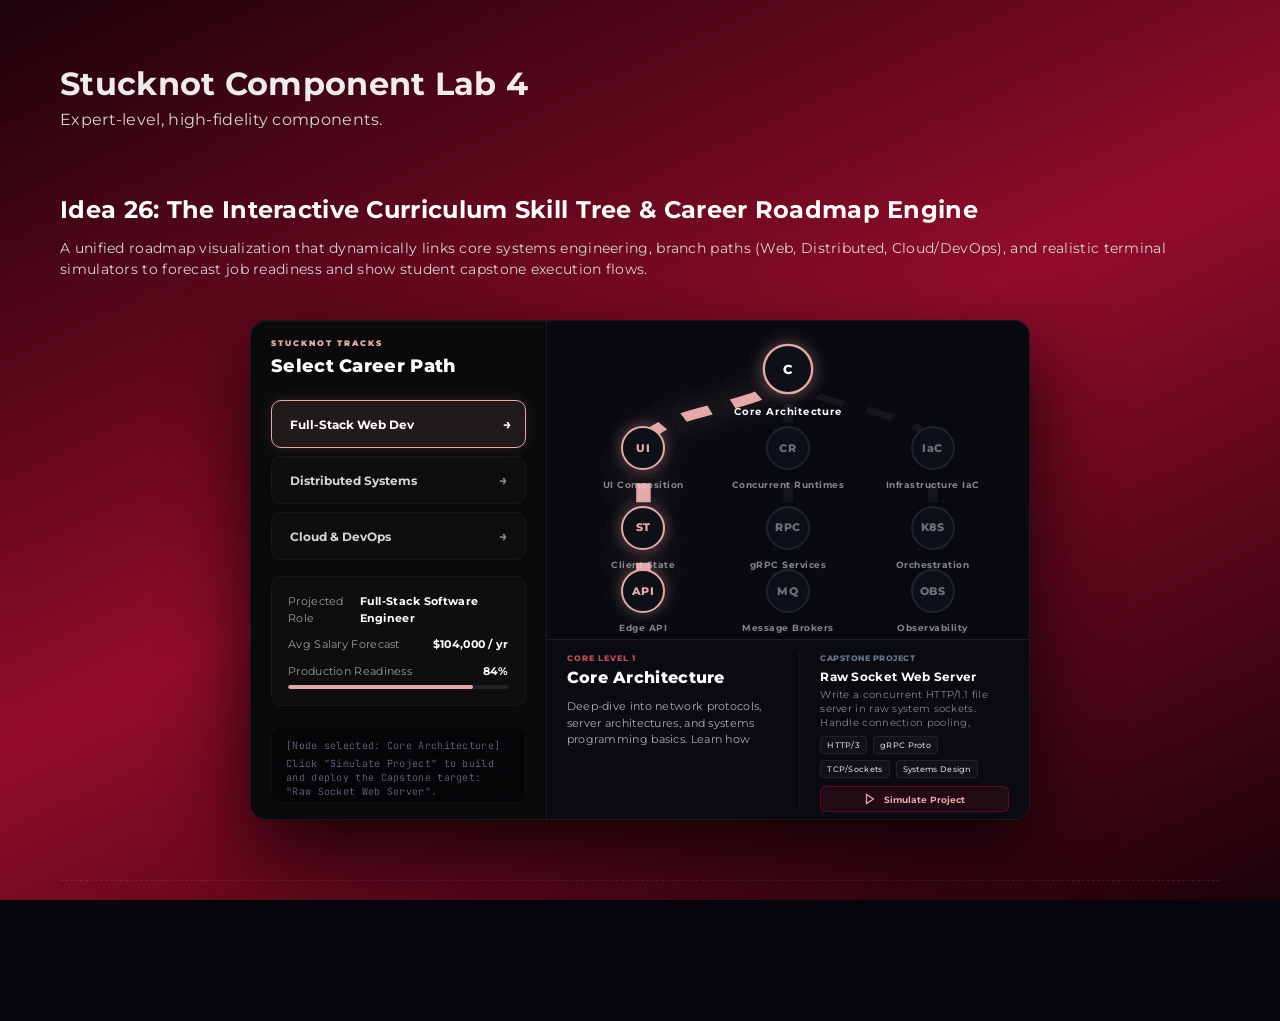
<file: component-ideas4.html>
<!DOCTYPE html>
<html lang="en" class="dark-theme">

<head>
  <meta charset="UTF-8">
  <title>Component Ideas Gallery 4</title>
  <link
    href="https://fonts.googleapis.com/css2?family=JetBrains+Mono:wght@500&family=Montserrat:wght@400;700;800;900&display=swap"
    rel="stylesheet">
  <link rel="stylesheet" href="stucknot-design-system.css">
  <style>
    :root {
      --devops-cyan: #21c2e0;
      --devops-cyan-glow: rgba(33, 194, 224, 0.4);
      --maroon-glow: rgba(172, 13, 48, 0.4);
      --rose-glow: rgba(230, 168, 168, 0.4);
    }

    body {
      background: #06070a;
      color: var(--text-light);
      padding: 60px;
      font-family: 'Montserrat', sans-serif;
      overflow-y: auto;
    }

    .gallery-section {
      margin-bottom: 80px;
      padding-bottom: 60px;
      border-bottom: 1px dashed rgba(255, 255, 255, 0.1);
    }

    .gallery-title {
      font-size: 24px;
      margin-bottom: 10px;
      color: var(--white);
    }

    .gallery-desc {
      color: var(--silver);
      margin-bottom: 40px;
      font-size: 14px;
    }

    /* ---------- IDEA 26: INTERACTIVE CURRICULUM ROADMAP ---------- */
    .roadmap-container {
      width: 100%;
      max-width: 780px;
      height: 500px;
      background: #07070a;
      border: 1px solid rgba(255, 255, 255, 0.08);
      border-radius: 16px;
      display: flex;
      overflow: hidden;
      box-shadow: 0 30px 80px rgba(0, 0, 0, 0.8), inset 0 1px 0 rgba(255, 255, 255, 0.04);
      position: relative;
      margin: 0 auto;
    }

    /* Left panel: Control & Stats */
    .roadmap-left {
      width: 38%;
      border-right: 1px solid rgba(255, 255, 255, 0.08);
      display: flex;
      flex-direction: column;
      padding: 16px 20px;
      background: rgba(255, 255, 255, 0.01);
      z-index: 5;
    }

    .roadmap-left-header {
      margin-bottom: 20px;
    }

    .roadmap-eyebrow {
      font-size: 8px;
      letter-spacing: 2px;
      color: var(--rose);
      font-weight: 900;
      text-transform: uppercase;
      margin-bottom: 4px;
    }

    .roadmap-main-title {
      font-size: 18px;
      font-weight: 800;
      color: var(--white);
    }

    /* Track Tabs */
    .roadmap-tabs {
      display: flex;
      flex-direction: column;
      gap: 8px;
      margin-bottom: 16px;
    }

    .roadmap-tab-btn {
      background: rgba(255, 255, 255, 0.02);
      border: 1px solid rgba(255, 255, 255, 0.04);
      padding: 14px 18px;
      border-radius: 10px;
      color: var(--silver);
      font-family: 'Montserrat', sans-serif;
      font-size: 12px;
      font-weight: 700;
      text-align: left;
      cursor: pointer;
      transition: all 0.3s ease;
      display: flex;
      justify-content: space-between;
      align-items: center;
    }

    .roadmap-tab-btn:hover {
      background: rgba(255, 255, 255, 0.04);
      border-color: rgba(255, 255, 255, 0.08);
      color: var(--white);
    }

    .roadmap-tab-btn.active[data-track="full-stack"] {
      background: rgba(230, 168, 168, 0.1);
      border-color: var(--rose);
      color: var(--white);
      box-shadow: 0 0 15px rgba(230, 168, 168, 0.15);
    }

    .roadmap-tab-btn.active[data-track="distributed"] {
      background: rgba(193, 74, 93, 0.1);
      border-color: var(--maroon-light);
      color: var(--white);
      box-shadow: 0 0 15px rgba(193, 74, 93, 0.15);
    }

    .roadmap-tab-btn.active[data-track="devops"] {
      background: rgba(33, 194, 224, 0.1);
      border-color: var(--devops-cyan);
      color: var(--white);
      box-shadow: 0 0 15px rgba(33, 194, 224, 0.15);
    }

    .roadmap-tab-arrow {
      font-size: 14px;
      opacity: 0.6;
      transition: transform 0.3s;
    }

    .roadmap-tab-btn.active .roadmap-tab-arrow {
      transform: translateX(4px);
      opacity: 1;
    }

    /* Career Card stats */
    .career-stats-card {
      background: rgba(255, 255, 255, 0.02);
      border: 1px solid rgba(255, 255, 255, 0.04);
      border-radius: 10px;
      padding: 16px;
      margin-bottom: 20px;
    }

    .career-stat-row {
      display: flex;
      justify-content: space-between;
      margin-bottom: 10px;
      font-size: 11px;
    }

    .career-stat-row:last-child {
      margin-bottom: 0;
    }

    .career-stat-label {
      color: var(--silver);
      opacity: 0.7;
    }

    .career-stat-value {
      font-weight: 700;
      color: var(--white);
    }

    /* Progress bar */
    .career-progress-container {
      width: 100%;
      height: 4px;
      background: rgba(255, 255, 255, 0.08);
      border-radius: 2px;
      overflow: hidden;
      margin-top: 6px;
    }

    .career-progress-fill {
      height: 100%;
      width: 0%;
      background: var(--rose);
      border-radius: 2px;
      transition: width 0.6s ease;
    }

    /* Retro Terminal */
    .terminal-container {
      flex: 1;
      min-height: 0;
      background: #030305;
      border: 1px solid rgba(255, 255, 255, 0.05);
      border-radius: 10px;
      padding: 12px 14px;
      font-family: 'JetBrains Mono', monospace;
      font-size: 10px;
      color: #38bdf8;
      overflow-y: auto;
      position: relative;
      scrollbar-width: thin;
      scrollbar-color: rgba(56, 189, 248, 0.3) transparent;
    }

    .terminal-container::after {
      content: '';
      position: absolute;
      inset: 0;
      background: linear-gradient(rgba(18, 16, 16, 0) 50%, rgba(0, 0, 0, 0.25) 50%), linear-gradient(90deg, rgba(255, 0, 0, 0.06), rgba(0, 255, 0, 0.02), rgba(0, 0, 255, 0.06));
      background-size: 100% 3px, 3px 100%;
      pointer-events: none;
    }

    .term-line {
      line-height: 1.4;
      white-space: pre-wrap;
      margin-bottom: 4px;
    }
    .term-line:last-child {
      margin-bottom: 0;
    }

    .term-line.system {
      color: #64748b;
    }

    .term-line.success {
      color: #22c55e;
    }

    .term-line.warning {
      color: #eab308;
    }

    .term-line.executing {
      color: #38bdf8;
    }

    /* Right Panel: Skill Tree */
    .roadmap-right {
      width: 62%;
      background: #090a0f;
      display: flex;
      flex-direction: column;
      position: relative;
    }

    .tree-panel {
      flex: 1;
      position: relative;
      overflow: hidden;
    }

    .tree-grid-bg {
      position: absolute;
      inset: 0;
      background-image: radial-gradient(rgba(255, 255, 255, 0.04) 1px, transparent 1px);
      background-size: 24px 24px;
      pointer-events: none;
    }

    .tree-svg-canvas {
      position: absolute;
      inset: 0;
      width: 100%;
      height: 100%;
      overflow: hidden;
      pointer-events: none;
    }

    /* SVG Connecting paths */
    .tree-svg-canvas path {
      fill: none;
      stroke: rgba(255, 255, 255, 0.05);
      stroke-width: 2;
      transition: stroke 0.4s, stroke-width 0.4s;
    }

    .tree-svg-canvas path.flow-line {
      stroke-dasharray: 6 5;
      animation: flowDash 2.5s linear infinite;
    }

    @keyframes flowDash {
      to {
        stroke-dashoffset: -22;
      }
    }

    /* Active path highlighting */
    .tree-svg-canvas path.flow-line.active-fs {
      stroke: var(--rose);
      stroke-width: 3;
      animation-duration: 0.8s;
      filter: drop-shadow(0 0 4px var(--rose-glow));
    }

    .tree-svg-canvas path.flow-line.active-ds {
      stroke: var(--maroon-light);
      stroke-width: 3;
      animation-duration: 0.8s;
      filter: drop-shadow(0 0 4px var(--maroon-glow));
    }

    .tree-svg-canvas path.flow-line.active-co {
      stroke: var(--devops-cyan);
      stroke-width: 3;
      animation-duration: 0.8s;
      filter: drop-shadow(0 0 4px var(--devops-cyan-glow));
    }

    /* Skill nodes */
    .skill-node {
      position: absolute;
      transform: translate(-50%, -50%);
      width: 44px;
      height: 44px;
      border-radius: 50%;
      background: #0e1018;
      border: 2px solid rgba(255, 255, 255, 0.08);
      display: flex;
      align-items: center;
      justify-content: center;
      cursor: pointer;
      color: rgba(255, 255, 255, 0.4);
      z-index: 10;
      transition: all 0.3s cubic-bezier(0.175, 0.885, 0.32, 1.275);
      font-size: 11px;
      font-weight: 800;
      letter-spacing: 0.5px;
    }

    .skill-node:hover {
      transform: translate(-50%, -50%) scale(1.2);
      color: var(--white);
    }

    .skill-node.selected {
      color: var(--white) !important;
      transform: translate(-50%, -50%) scale(1.15);
    }

    /* Highlight tracks color on nodes */
    .skill-node.selected.fs-theme,
    .skill-node.highlight-fs {
      border-color: var(--rose);
      color: var(--rose);
      box-shadow: 0 0 15px var(--rose-glow);
    }

    .skill-node.selected.ds-theme,
    .skill-node.highlight-ds {
      border-color: var(--maroon-light);
      color: var(--maroon-light);
      box-shadow: 0 0 15px var(--maroon-glow);
    }

    .skill-node.selected.co-theme,
    .skill-node.highlight-co {
      border-color: var(--devops-cyan);
      color: var(--devops-cyan);
      box-shadow: 0 0 15px var(--devops-cyan-glow);
    }

    .skill-node-label {
      position: absolute;
      top: 50px;
      left: 50%;
      transform: translateX(-50%);
      width: 130px;
      text-align: center;
      font-size: 9px;
      font-weight: 700;
      letter-spacing: 0.5px;
      color: var(--silver);
      opacity: 0.6;
      pointer-events: none;
      transition: opacity 0.3s, color 0.3s;
    }

    .skill-node.selected .skill-node-label,
    .skill-node:hover .skill-node-label {
      opacity: 1;
      color: var(--white);
    }

    /* Details Panel */
    .details-panel {
      height: 180px;
      border-top: 1px solid rgba(255, 255, 255, 0.08);
      background: rgba(255, 255, 255, 0.005);
      padding: 12px 20px;
      display: flex;
      gap: 24px;
      z-index: 5;
    }

    .details-left {
      width: 50%;
      display: flex;
      flex-direction: column;
    }

    .details-node-level {
      font-size: 8px;
      font-weight: 800;
      color: var(--rose);
      letter-spacing: 1px;
      text-transform: uppercase;
      margin-bottom: 2px;
    }

    .details-node-title {
      font-size: 16px;
      font-weight: 800;
      color: var(--white);
      margin-bottom: 8px;
    }

    .details-node-desc {
      font-size: 11px;
      color: var(--silver);
      line-height: 1.5;
      opacity: 0.8;
      flex: 1;
      overflow-y: auto;
      max-height: 49.5px;
      padding-right: 6px;
      padding-bottom: 6px;
      scrollbar-width: thin;
      scrollbar-color: rgba(255, 255, 255, 0.12) transparent;
    }

    .details-right {
      width: 50%;
      display: flex;
      flex-direction: column;
      justify-content: space-between;
      border-left: 1px solid rgba(255, 255, 255, 0.05);
      padding-left: 20px;
    }

    .details-project-box {
      flex: 1;
      margin-bottom: 6px;
    }

    .details-project-label {
      font-size: 8px;
      font-weight: 800;
      color: #64748b;
      letter-spacing: 0.5px;
      text-transform: uppercase;
      margin-bottom: 4px;
    }

    .details-project-name {
      font-size: 12px;
      font-weight: 700;
      color: var(--white);
      margin-bottom: 2px;
    }

    .details-project-desc {
      font-size: 10px;
      color: var(--silver);
      opacity: 0.6;
      line-height: 1.4;
      max-height: 42px;
      overflow-y: auto;
      padding-right: 6px;
      padding-bottom: 6px;
      scrollbar-width: thin;
      scrollbar-color: rgba(255, 255, 255, 0.12) transparent;
    }

    .details-bottom-row {
      display: flex;
      flex-direction: column;
      gap: 8px;
      width: 100%;
    }

    .details-tags {
      display: flex;
      gap: 6px;
      flex-wrap: wrap;
    }

    .details-tag {
      background: rgba(255, 255, 255, 0.03);
      border: 1px solid rgba(255, 255, 255, 0.06);
      padding: 2px 6px;
      border-radius: 4px;
      font-size: 8px;
      color: var(--silver);
      font-weight: 500;
    }

    .simulate-btn {
      background: rgba(172, 13, 48, 0.15);
      border: 1px solid rgba(172, 13, 48, 0.4);
      color: var(--rose);
      font-family: 'Montserrat', sans-serif;
      font-size: 9px;
      font-weight: 700;
      padding: 6px 12px;
      border-radius: 6px;
      cursor: pointer;
      transition: all 0.3s;
      white-space: nowrap;
      display: flex;
      align-items: center;
      justify-content: center;
      gap: 6px;
      width: 100%;
    }

    .simulate-btn:hover {
      background: rgba(172, 13, 48, 0.3);
      box-shadow: 0 0 10px rgba(172, 13, 48, 0.2);
    }

    .simulate-btn:disabled {
      background: rgba(255, 255, 255, 0.02) !important;
      border-color: rgba(255, 255, 255, 0.05) !important;
      color: rgba(255, 255, 255, 0.3) !important;
      cursor: not-allowed !important;
    }

    /* Custom WebKit Scrollbars */
    .terminal-container::-webkit-scrollbar,
    .details-node-desc::-webkit-scrollbar,
    .details-project-desc::-webkit-scrollbar {
      width: 4px;
    }
    .terminal-container::-webkit-scrollbar-track,
    .details-node-desc::-webkit-scrollbar-track,
    .details-project-desc::-webkit-scrollbar-track {
      background: transparent;
    }
    .terminal-container::-webkit-scrollbar-thumb {
      background: rgba(56, 189, 248, 0.3);
      border-radius: 4px;
    }
    .terminal-container::-webkit-scrollbar-thumb:hover {
      background: rgba(56, 189, 248, 0.5);
    }
    .details-node-desc::-webkit-scrollbar-thumb,
    .details-project-desc::-webkit-scrollbar-thumb {
      background: rgba(255, 255, 255, 0.12);
      border-radius: 4px;
    }
    .details-node-desc::-webkit-scrollbar-thumb:hover,
    .details-project-desc::-webkit-scrollbar-thumb:hover {
      background: rgba(255, 255, 255, 0.25);
    }
  </style>
</head>

<body>

  <h1>Stucknot Component Lab 4</h1>
  <p style="color: var(--silver); margin-bottom: 60px;">Expert-level, high-fidelity components.</p>

  <!-- ===== IDEA 26: INTERACTIVE CURRICULUM EXPLORER ===== -->
  <div class="gallery-section">
    <h2 class="gallery-title">Idea 26: The Interactive Curriculum Skill Tree & Career Roadmap Engine</h2>
    <p class="gallery-desc">A unified roadmap visualization that dynamically links core systems engineering, branch paths (Web, Distributed, Cloud/DevOps), and realistic terminal simulators to forecast job readiness and show student capstone execution flows.</p>

    <div class="roadmap-container" id="roadmap-root">
      
      <!-- Left Panel: Navigation & Terminal -->
      <div class="roadmap-left">
        <div class="roadmap-left-header">
          <div class="roadmap-eyebrow">Stucknot Tracks</div>
          <div class="roadmap-main-title">Select Career Path</div>
        </div>

        <div class="roadmap-tabs">
          <button class="roadmap-tab-btn active" data-track="full-stack">
            <span>Full-Stack Web Dev</span>
            <span class="roadmap-tab-arrow">→</span>
          </button>
          <button class="roadmap-tab-btn" data-track="distributed">
            <span>Distributed Systems</span>
            <span class="roadmap-tab-arrow">→</span>
          </button>
          <button class="roadmap-tab-btn" data-track="devops">
            <span>Cloud & DevOps</span>
            <span class="roadmap-tab-arrow">→</span>
          </button>
        </div>

        <!-- Career Readiness Card -->
        <div class="career-stats-card">
          <div class="career-stat-row">
            <span class="career-stat-label">Projected Role</span>
            <span class="career-stat-value" id="stat-role-name">Full-Stack Software Engineer</span>
          </div>
          <div class="career-stat-row">
            <span class="career-stat-label">Avg Salary Forecast</span>
            <span class="career-stat-value" id="stat-role-salary">$104,000 / yr</span>
          </div>
          <div class="career-stat-row" style="flex-direction: column;">
            <div style="display: flex; justify-content: space-between; width: 100%;">
              <span class="career-stat-label">Production Readiness</span>
              <span class="career-stat-value" id="stat-role-readiness">84%</span>
            </div>
            <div class="career-progress-container">
              <div class="career-progress-fill" id="stat-progress-fill" style="width: 84%; background: var(--rose);"></div>
            </div>
          </div>
        </div>

        <!-- CLI Terminal Output -->
        <div class="terminal-container" id="cli-terminal">
          <div class="term-line system">[CLI system ready]</div>
          <div class="term-line system">Hover tree nodes to inspect modules. Click any node and hit "Simulate Project" to test.</div>
        </div>
      </div>

      <!-- Right Panel: Tree Canvas & Details Panel -->
      <div class="roadmap-right">
        
        <!-- Top Half: SVG Node Canvas -->
        <div class="tree-panel">
          <div class="tree-grid-bg"></div>

          <!-- Dynamic SVG connector paths -->
          <svg class="tree-svg-canvas" viewBox="0 0 100 100" preserveAspectRatio="none">
            <!-- Background paths -->
            <path id="l-core-fs" class="flow-line" d="M 50 15 C 50 28, 20 27, 20 40" />
            <path id="l-core-ds" class="flow-line" d="M 50 15 L 50 40" />
            <path id="l-core-co" class="flow-line" d="M 50 15 C 50 28, 80 27, 80 40" />
            
            <path id="l-fs-1-2" class="flow-line" d="M 20 40 L 20 65" />
            <path id="l-fs-2-3" class="flow-line" d="M 20 65 L 20 85" />
            
            <path id="l-ds-1-2" class="flow-line" d="M 50 40 L 50 65" />
            <path id="l-ds-2-3" class="flow-line" d="M 50 65 L 50 85" />
            
            <path id="l-co-1-2" class="flow-line" d="M 80 40 L 80 65" />
            <path id="l-co-2-3" class="flow-line" d="M 80 65 L 80 85" />
          </svg>

          <!-- Interactive Node elements -->
          <!-- Level 1 (Core Base) -->
          <div class="skill-node selected fs-theme" id="n0" style="left: 50%; top: 15%;">
            C
            <div class="skill-node-label">Core Architecture</div>
          </div>

          <!-- Level 2 -->
          <div class="skill-node highlight-fs" id="n1l" style="left: 20%; top: 40%;">
            UI
            <div class="skill-node-label">UI Composition</div>
          </div>
          <div class="skill-node" id="n1c" style="left: 50%; top: 40%;">
            CR
            <div class="skill-node-label">Concurrent Runtimes</div>
          </div>
          <div class="skill-node" id="n1r" style="left: 80%; top: 40%;">
            IaC
            <div class="skill-node-label">Infrastructure IaC</div>
          </div>

          <!-- Level 3 -->
          <div class="skill-node highlight-fs" id="n2l" style="left: 20%; top: 65%;">
            ST
            <div class="skill-node-label">Client State</div>
          </div>
          <div class="skill-node" id="n2c" style="left: 50%; top: 65%;">
            RPC
            <div class="skill-node-label">gRPC Services</div>
          </div>
          <div class="skill-node" id="n2r" style="left: 80%; top: 65%;">
            K8S
            <div class="skill-node-label">Orchestration</div>
          </div>

          <!-- Level 4 -->
          <div class="skill-node highlight-fs" id="n3l" style="left: 20%; top: 85%;">
            API
            <div class="skill-node-label">Edge API</div>
          </div>
          <div class="skill-node" id="n3c" style="left: 50%; top: 85%;">
            MQ
            <div class="skill-node-label">Message Brokers</div>
          </div>
          <div class="skill-node" id="n3r" style="left: 80%; top: 85%;">
            OBS
            <div class="skill-node-label">Observability</div>
          </div>
        </div>

        <!-- Bottom Half: Detail Card Panel -->
        <div class="details-panel">
          <div class="details-left">
            <div class="details-node-level" id="node-level">Core Level 1</div>
            <div class="details-node-title" id="node-title">Core Architecture</div>
            <div class="details-node-desc" id="node-desc">
              Deep-dive into network protocols, server architectures, and systems programming basics. Learn how data travels across memory channels and sockets.
            </div>
          </div>
          <div class="details-right">
            <div class="details-project-box">
              <div class="details-project-label">Capstone Project</div>
              <div class="details-project-name" id="node-project-name">Raw Socket Web Server</div>
              <div class="details-project-desc" id="node-project-desc">
                Write a concurrent HTTP/1.1 file server in raw system sockets. Handle connection pooling, keep-alive headers, and file streaming without dependencies.
              </div>
            </div>
            <div class="details-bottom-row">
              <div class="details-tags" id="node-tags">
                <span class="details-tag">HTTP/3</span>
                <span class="details-tag">gRPC Proto</span>
                <span class="details-tag">TCP/Sockets</span>
                <span class="details-tag">Systems Design</span>
              </div>
              <button class="simulate-btn" id="simulate-action-btn">
                <svg viewBox="0 0 24 24" width="12" height="12" stroke="currentColor" stroke-width="2.5" fill="none" style="margin-right: 2px;"><polygon points="5 3 19 12 5 21 5 3"/></svg>
                Simulate Project
              </button>
            </div>
          </div>
        </div>

      </div>

    </div>
  </div>

  <script>
    (function() {
      // Configuration objects for paths and details
      const trackConfigs = {
        'full-stack': {
          title: 'Full-Stack Software Engineer',
          salary: '$104,000 / yr',
          readiness: '84%',
          color: '#E6A8A8',
          glowColor: 'rgba(230, 168, 168, 0.4)',
          activeNodes: ['n0', 'n1l', 'n2l', 'n3l'],
          activeLines: ['l-core-fs', 'l-fs-1-2', 'l-fs-2-3'],
          themeClass: 'fs-theme',
          highlightClass: 'highlight-fs'
        },
        'distributed': {
          title: 'Distributed Systems Engineer',
          salary: '$122,000 / yr',
          readiness: '72%',
          color: '#c14a5d',
          glowColor: 'rgba(193, 74, 93, 0.4)',
          activeNodes: ['n0', 'n1c', 'n2c', 'n3c'],
          activeLines: ['l-core-ds', 'l-ds-1-2', 'l-ds-2-3'],
          themeClass: 'ds-theme',
          highlightClass: 'highlight-ds'
        },
        'devops': {
          title: 'Cloud & Infrastructure Engineer',
          salary: '$118,000 / yr',
          readiness: '76%',
          color: '#21c2e0',
          glowColor: 'rgba(33, 194, 224, 0.4)',
          activeNodes: ['n0', 'n1r', 'n2r', 'n3r'],
          activeLines: ['l-core-co', 'l-co-1-2', 'l-co-2-3'],
          themeClass: 'co-theme',
          highlightClass: 'highlight-co'
        }
      };

      const nodeDetails = {
        'n0': {
          level: 'Core Level 1',
          title: 'Core Architecture',
          desc: 'Deep-dive into network protocols, server architectures, and systems programming basics. Learn how data travels across memory channels and sockets.',
          techs: ['HTTP/3', 'gRPC Proto', 'TCP/Sockets', 'Systems Design'],
          project: 'Raw Socket Web Server',
          projectDesc: 'Write a concurrent HTTP/1.1 file server in raw system sockets. Handle connection pooling, keep-alive headers, and file streaming without dependencies.',
          simLogs: [
            'Initializing Raw Socket Server project compiler...',
            'Compiling main.rs target: x86_64-pc-windows-msvc',
            'Running cargo clippy lint check... PASS',
            'Executing unit tests for request parser: 12 tests run, 12 passed.',
            'Launching local server at localhost:8080...',
            'Simulating 5,000 concurrent HTTP requests (ab benchmark)...',
            'Completed in 234ms. Request rate: 21,367 req/sec. CPU: 12% Memory: 42MB',
            'Mock packaging socket server into Docker scratch image...',
            'Deploying container to cloud orchestrator edge cluster...',
            '✔ Deployment Successful! Live edge endpoint: https://edge.stucknot.io/socket-server'
          ]
        },
        'n1l': {
          level: 'Full-Stack Level 2',
          title: 'UI Composition & Models',
          desc: 'Master visual layouts, highly responsive modern components, CSS engines, state modeling, and access standards.',
          techs: ['React', 'TypeScript', 'Tailwind', 'A11y (WCAG)'],
          project: 'Design System & Library',
          projectDesc: 'Build a production-ready, fully accessible design system with atomic layout components. Test against screen readers and color contrast checkers.',
          simLogs: [
            'Compiling component library using Vite...',
            'Resolving dependency graph... 14 components parsed.',
            'Auditing bundle sizes: core.esm.js -> 12.4kb (gzipped). PASS',
            'Running accessibility contrast audits (WCAG AA)...',
            '✔ Button component contrast ratio: 5.6:1 (AA limit: 4.5:1). PASS',
            '✔ Accordion keyboard trapping tests... PASS',
            'Deploying component preview site to Vercel CDN...',
            '✔ Deployment Successful! Live preview: https://ui-ds.stucknot.io/preview'
          ]
        },
        'n2l': {
          level: 'Full-Stack Level 3',
          title: 'Client State Architecture',
          desc: 'Architect client-side state engines, offline sync queues, database query caching, and live WebSocket connections.',
          techs: ['Redux Toolkit', 'Zustand', 'React Query', 'WebSockets'],
          project: 'Real-Time Sync Canvas',
          projectDesc: 'Build a multiplayer interactive drawing canvas where cursor movements and board edits are synchronized instantly across all connected clients.',
          simLogs: [
            'Starting Zustand state engine configuration...',
            'Spinning up local WebSocket mock gateway server...',
            'Connecting 5 mock user client cursors...',
            'Broadcasting canvas coordinate payloads: 430 packets/sec.',
            'Verifying message delivery latency: Average 8ms (target <15ms). PASS',
            'Checking memory leaks in subscriber cleanups... 0 leaks detected.',
            'Deploying serverless canvas synchronization runtime...',
            '✔ Deployment Successful! Live multiplayer app: https://canvas.stucknot.io/draw'
          ]
        },
        'n3l': {
          level: 'Full-Stack Level 4',
          title: 'Production Edge APIs',
          desc: 'Develop serverless edge handlers, transactional database models, security policy headers, and rate limiter middleware.',
          techs: ['Next.js App', 'PostgreSQL', 'Prisma ORM', 'Clerk Auth'],
          project: 'Multi-Tenant SaaS Engine',
          projectDesc: 'Deliver a complete billing, user authentication, and data tenancy system. Enforce row-level tenant security in database queries.',
          simLogs: [
            'Bootstrapping Next.js production build compiler...',
            'Running Prisma database migration sync... 8 tables updated.',
            'Building statically optimized edge pages (8 generated)...',
            'Auditing database queries: checking index coverage for tenantId...',
            '✔ Query index test: SELECT * FROM tenants WHERE id = x -> Index Scan (0.1ms). PASS',
            'Auditing endpoint security headers (Helmet check)... PASS',
            'Deploying production stack to AWS Vercel Enterprise Cloud...',
            '✔ Deployment Successful! Active SaaS Endpoint: https://saas-dashboard.stucknot.dev'
          ]
        },
        'n1c': {
          level: 'Distributed Level 2',
          title: 'Concurrent Runtimes',
          desc: 'Master multi-threaded memory design, lock-free communication channels, scheduler runtimes, and thread safety patterns.',
          techs: ['Go Channels', 'Rust Async', 'Tokio Engine'],
          project: 'Parallel Web Crawler',
          projectDesc: 'Build a high-performance web crawler that scrapes pages concurrently, respects robots.txt directives, and utilizes thread pools for content parsing.',
          simLogs: [
            'Compiling Rust target crawler release binary...',
            'Tokio thread scheduler initialized: 8 workers.',
            'Spawning 1,000 asynchronous fetch tasks...',
            'Running memory safety address sanitizer... 0 errors.',
            'Simulating download rate: 1,200 pages/min. CPU: 24% Memory: 64MB.',
            'Checking deadlocks in thread channels... None found. PASS',
            '✔ Compilation and local run complete. Binary size: 4.2MB.'
          ]
        },
        'n2c': {
          level: 'Distributed Level 3',
          title: 'Schema gRPC Services',
          desc: 'Build schema-enforced APIs, bidirectional stream channels, multiplexed network streams, and sub-millisecond serialization structures.',
          techs: ['Protobuf', 'gRPC', 'HTTP/2 Streaming'],
          project: 'Real-Time Tick Stream',
          projectDesc: 'Build a financial data service that accepts continuous price inputs and streams updates to thousands of connected client dashboards.',
          simLogs: [
            'Parsing Protobuf schema contracts (market.proto)...',
            'Generating Go gRPC server and client interfaces... PASS',
            'Initializing TCP multiplexer listener...',
            'Simulating continuous bid/ask feed inputs: 50,000 tickers/sec.',
            'Verifying serialization payload compression vs JSON... 78% reduction.',
            'Measuring roundtrip connection latencies... Avg: 1.2ms. PASS',
            'Deploying streaming cluster backend to AWS Fargate...',
            '✔ Deployment Successful! Active gRPC Gateway: grpc://ticks.stucknot.dev:50051'
          ]
        },
        'n3c': {
          level: 'Distributed Level 4',
          title: 'Event Message Brokers',
          desc: 'Design publish-subscribe topologies, distributed database replicas, transaction journals, and persistent commit logs.',
          techs: ['Apache Kafka', 'RabbitMQ', 'Event Sourcing'],
          project: 'Transaction Ledger',
          projectDesc: 'Create a bank ledger engine utilizing event-sourcing and persistent queues. Ensure exact-once delivery semantics and rollback mechanics.',
          simLogs: [
            'Connecting to Apache Kafka development broker cluster...',
            'Creating ledger-events topic with 3 partitions, replication factor 2...',
            'Spawning transactional consumers (Exact-Once semantics)...',
            'Simulating network partition failure (kill Broker Node 2)...',
            'Verifying partition leader failover: Node 3 elected leader in 180ms.',
            'Auditing transaction log replay for state recovery... 100% matched.',
            'Deploying event-sourced cluster to Production K8s...',
            '✔ Deployment Successful! Active Ledger Brokers: kafka-1.stucknot.dev:9092'
          ]
        },
        'n1r': {
          level: 'DevOps Level 2',
          title: 'Declarative IaC Systems',
          desc: 'Define cloud network topologies, security groups, database instances, and load balancers declaratively as code.',
          techs: ['Terraform', 'AWS VPC', 'Cloudflare DNS'],
          project: 'Multi-AZ Web App Infra',
          projectDesc: 'Write modular Terraform configurations to provision a secure, auto-scaling web application layout spread across three AWS availability zones.',
          simLogs: [
            'Parsing Terraform configurations... 4 modules detected.',
            'Performing terraform validate... Config is valid. PASS',
            'Executing terraform plan: 14 resources to create, 0 to change, 0 to destroy.',
            'Mock applying plan: building VPC networks, subnets, and internet gateways...',
            'Provisioning Application Load Balancer and Auto Scaling Groups...',
            'Verifying routing policies and SSL certificates... PASS',
            'Saving terraform.tfstate back to encrypted S3 bucket...',
            '✔ IaC Execution successful! Resources provisioned on AWS Cloud.'
          ]
        },
        'n2r': {
          level: 'DevOps Level 3',
          title: 'Container Orchestration',
          desc: 'Containerize application stacks, manage networking configurations, write YAML manifests, and orchestrate pod scales.',
          techs: ['Docker', 'Kubernetes', 'Helm charts'],
          project: 'Microservices K8s Deploy',
          projectDesc: 'Build Docker images for a 4-part application stack and deploy them using Kubernetes resource definitions. Configure auto-scaling rules based on CPU load.',
          simLogs: [
            'Building Docker images for api-gateway, auth-service, work-worker...',
            'Pushing images to AWS Elastic Container Registry (ECR)... PASS',
            'Parsing Kubernetes deployment manifests (deployment.yaml)...',
            'Deploying Helm chart (stucknot-stack) to Amazon EKS cluster...',
            'Verifying Horizontal Pod Autoscaler (HPA) policies...',
            'Simulating load spike: auto-scaled from 2 replicas to 8 replicas in 14s. PASS',
            '✔ Deployment complete! Active K8s Ingress: https://k8s-ingress.stucknot.dev'
          ]
        },
        'n3r': {
          level: 'DevOps Level 4',
          title: 'Observability & Metrics',
          desc: 'Establish distributed tracing, dashboard metrics aggregation, central logging pipelines, and auto alert paging systems.',
          techs: ['Prometheus', 'Grafana', 'OpenTelemetry'],
          project: 'Central Alerting Dashboard',
          projectDesc: 'Integrate OpenTelemetry tracing in application code. Aggregate server metrics inside Prometheus, build Grafana dashboards, and configure PagerDuty alerts.',
          simLogs: [
            'Injecting OpenTelemetry tracer middleware in application nodes...',
            'Configuring Prometheus telemetry scraper target list...',
            'Importing Grafana cluster dashboard template... 4 graphs loaded.',
            'Simulating application error rate spike (database timeout scenario)...',
            'Prometheus alert rule triggered: HighErrorRate (threshold >5%).',
            'Routing incident payload to PagerDuty incident pager... Sent. PASS',
            'Grafana observability stack fully deployed and operational.',
            '✔ Setup completed! Dashboard: https://grafana.stucknot.dev'
          ]
        }
      };

      let activeTrack = 'full-stack';
      let activeNodeId = 'n0';
      let isSimulating = false;

      const tabs = document.querySelectorAll('.roadmap-tab-btn');
      const nodes = document.querySelectorAll('.skill-node');
      const paths = document.querySelectorAll('.tree-svg-canvas path');
      const simulateBtn = document.getElementById('simulate-action-btn');
      const terminal = document.getElementById('cli-terminal');

      // Update Active Track UI
      function selectTrack(trackId) {
        activeTrack = trackId;
        const config = trackConfigs[trackId];

        // 1. Update tab active classes
        tabs.forEach(t => t.classList.toggle('active', t.getAttribute('data-track') === trackId));

        // 2. Update Career Card Stats
        document.getElementById('stat-role-name').textContent = config.title;
        document.getElementById('stat-role-salary').textContent = config.salary;
        document.getElementById('stat-role-readiness').textContent = config.readiness;
        
        const fill = document.getElementById('stat-progress-fill');
        fill.style.width = config.readiness;
        fill.style.background = config.color;

        // 3. Highlight Nodes along the selected track
        nodes.forEach(n => {
          const id = n.id;
          
          // Clear highlighting classes
          n.className = 'skill-node';
          
          if (config.activeNodes.includes(id)) {
            n.classList.add(config.highlightClass);
          }
        });

        // 4. Highlight Connection Paths (SVG lines)
        paths.forEach(p => {
          p.className.baseVal = 'flow-line'; // Reset
          if (config.activeLines.includes(p.id)) {
            p.classList.add('active-' + (trackId === 'full-stack' ? 'fs' : trackId === 'distributed' ? 'ds' : 'co'));
          }
        });

        // 5. Autoselect the first Node of this track (n0 is always core)
        selectNode(config.activeNodes[1] || 'n0');
      }

      // Update Node Details UI
      function selectNode(nodeId) {
        activeNodeId = nodeId;
        const detail = nodeDetails[nodeId];
        const config = trackConfigs[activeTrack];

        // Highlight selected node physically
        nodes.forEach(n => {
          n.classList.toggle('selected', n.id === nodeId);
          if (n.id === nodeId) {
            n.classList.add(config.themeClass);
          } else {
            n.classList.remove(config.themeClass);
          }
        });

        // Update Details Pane
        document.getElementById('node-level').textContent = detail.level;
        document.getElementById('node-title').textContent = detail.title;
        document.getElementById('node-desc').textContent = detail.desc;
        document.getElementById('node-project-name').textContent = detail.project;
        document.getElementById('node-project-desc').textContent = detail.projectDesc;

        // Set level header color based on track
        const levelHeader = document.getElementById('node-level');
        if (nodeId === 'n0') {
          levelHeader.style.color = '#c14a5d'; // Core system red
        } else {
          levelHeader.style.color = config.color;
        }

        // Populate Tech Tags
        const tagsContainer = document.getElementById('node-tags');
        tagsContainer.innerHTML = detail.techs.map(t => `<span class="details-tag">${t}</span>`).join('');

        // Reset Terminal Preview Line
        terminal.innerHTML = `
          <div class="term-line system">[Node selected: ${detail.title}]</div>
          <div class="term-line system">Click "Simulate Project" to build and deploy the Capstone target: "${detail.project}".</div>
        `;
      }

      // Simulate Terminal Actions
      function runSimulation() {
        if (isSimulating) return;
        isSimulating = true;
        simulateBtn.disabled = true;

        const detail = nodeDetails[activeNodeId];
        const logs = detail.simLogs;
        
        terminal.innerHTML = '';
        simulateBtn.innerHTML = `
          <svg viewBox="0 0 24 24" width="12" height="12" stroke="currentColor" stroke-width="2.5" fill="none" style="margin-right: 6px; animation: spin 1s linear infinite;"><path d="M21.5 2v6h-6M21.34 15.57a10 10 0 1 1-.57-8.38l5.67-5.67"/></svg>
          Simulating...
        `;

        // Inject css spin keyframe dynamically if not existing
        if (!document.getElementById('sim-spin-style')) {
          const style = document.createElement('style');
          style.id = 'sim-spin-style';
          style.textContent = '@keyframes spin { to { transform: rotate(360deg); } }';
          document.head.appendChild(style);
        }

        let currentLogIndex = 0;

        function printNextLog() {
          if (currentLogIndex < logs.length) {
            const lineText = logs[currentLogIndex];
            const div = document.createElement('div');
            
            // Add custom classes depending on log content
            if (lineText.startsWith('✔') || lineText.includes('Successful')) {
              div.className = 'term-line success';
            } else if (lineText.includes('warning') || lineText.includes('triggered')) {
              div.className = 'term-line warning';
            } else if (lineText.startsWith('Compiling') || lineText.startsWith('Building') || lineText.startsWith('Deploying')) {
              div.className = 'term-line executing';
            } else {
              div.className = 'term-line';
            }

            div.textContent = `> ${lineText}`;
            terminal.appendChild(div);
            terminal.scrollTop = terminal.scrollHeight;
            
            currentLogIndex++;
            setTimeout(printNextLog, 350 + Math.random() * 250);
          } else {
            // Completed
            isSimulating = false;
            simulateBtn.disabled = false;
            simulateBtn.innerHTML = `
              <svg viewBox="0 0 24 24" width="12" height="12" stroke="currentColor" stroke-width="2.5" fill="none" style="margin-right: 2px;"><polygon points="5 3 19 12 5 21 5 3"/></svg>
              Simulate Project
            `;
          }
        }

        printNextLog();
      }

      // Setup Event Listeners
      tabs.forEach(btn => {
        btn.addEventListener('click', () => {
          if (isSimulating) return; // Lock track changing during simulation
          selectTrack(btn.getAttribute('data-track'));
        });
      });

      nodes.forEach(node => {
        node.addEventListener('click', () => {
          if (isSimulating) return; // Lock node changing during simulation
          
          // Verify if node is active in the current track before switching details
          const config = trackConfigs[activeTrack];
          if (config.activeNodes.includes(node.id)) {
            selectNode(node.id);
          } else {
            // Auto switch track if user clicks an inactive node
            let targetTrack = null;
            if (node.id.endsWith('l')) targetTrack = 'full-stack';
            else if (node.id.endsWith('c')) targetTrack = 'distributed';
            else if (node.id.endsWith('r')) targetTrack = 'devops';

            if (targetTrack) {
              selectTrack(targetTrack);
              selectNode(node.id);
            }
          }
        });
      });

      simulateBtn.addEventListener('click', runSimulation);

      // Initialize defaults
      selectTrack('full-stack');
      selectNode('n0');

    })();
  </script>

</body>

</html>
</file>
<file: stucknot-design-system.css>
/* ==========================================================================
   STUCKNOT — COMPLETE MASTER CSS & ANIMATIONS
   Merged from index.html & style-deferred.css
   ========================================================================== */

/* ---------- 1. DESIGN TOKENS ---------- */
:root {
  --maroon: #AC0D30;
  --maroon-dark: #890320;
  --maroon-light: #c14a5d;
  --maroon-tint: rgba(172, 13, 48, 0.08);
  --cream: #FEFDFB;
  --cream-warm: #F8F4F0;
  --rose: #E6A8A8;
  --charcoal: #4F4F4D;
  --black: #000000;
  --silver: #D6D6D6;
  --white: #ffffff;
  --font-mono: ui-monospace, SFMono-Regular, Menlo, Monaco, Consolas, "Liberation Mono", "Courier New", monospace;
  --bg-gradient-start: rgba(30, 2, 10, 0.92);
  --bg-gradient-mid: rgba(172, 13, 48, 0.85);
  --bg-gradient-end: rgba(30, 2, 10, 0.92);
  --card-bg: var(--cream);
  --text-dark: var(--black);
  --text-sub: var(--charcoal);
  --text-muted: var(--silver);
  --text-light: rgba(255, 255, 255, 0.92);
  --text-light-sub: rgba(255, 255, 255, 0.82);
  --card-shadow: 0 10px 35px rgba(0, 0, 0, 0.18);
  --card-shadow-hover: 0 16px 45px rgba(0, 0, 0, 0.28);
  --radius-sm: 8px;
  --radius-md: 12px;
  --radius-lg: 16px;
  --radius-full: 9999px;
  --ease-out: cubic-bezier(0.16, 1, 0.3, 1);
  --transition-base: 0.3s var(--ease-out);
  --transition-fast: 0.2s var(--ease-out);

  /* Spacing Scale */
  --space-xs: 8px;
  --space-sm: 16px;
  --space-md: 24px;
  --space-lg: 40px;
  --space-xl: 64px;
  --space-2xl: 96px;

  /* Structural Layout Variables */
  --container-padding-x: 40px;
  --section-gap: 96px;
  --nav-content-gap: 120px;

  /* Typography Scale */
  --text-h1: 64px;
  --text-h2: 42px;
  --text-h3: 24px;
  --text-body-lg: 18px;
  --text-body: 16px;
  --text-small: 13px;
  --text-xs: 11px;
  --text-micro: 9px;

  /* Font Weights */
  --weight-regular: 400;
  --weight-medium: 500;
  --weight-semibold: 600;
  --weight-bold: 700;
  --weight-heavy: 800;

  /* Line Heights */
  --lh-heading: 1.1;
  --lh-body: 1.6;
}

@media (max-width: 768px) {
  :root {
    --container-padding-x: 24px;
    --section-gap: 64px;
    --nav-content-gap: 80px;
    --text-h1: 42px;
    --text-h2: 32px;
  }
}

/* ---------- 2. RESET & BODY ---------- */
*,
*:before,
*:after {
  box-sizing: border-box;
  margin: 0;
  padding: 0;
}

html {
  scroll-behavior: smooth;
  scroll-padding-top: 80px;
  overflow-x: hidden;
}

body {
  font-family: 'Montserrat', sans-serif;
  font-size: 16px;
  line-height: 1.5;
  letter-spacing: .3px;
  color: var(--text-light);
  -webkit-font-smoothing: antialiased;
  -moz-osx-font-smoothing: grayscale;
  overflow-x: hidden;
}

/* Hide scrollbar but keep scroll functionality */
html,
body {
  -ms-overflow-style: none;
  /* IE and Edge */
  scrollbar-width: none;
  /* Firefox */
}

html::-webkit-scrollbar,
body::-webkit-scrollbar {
  display: none;
  /* Chrome, Safari, Opera */
}

body::before {
  content: '';
  position: fixed;
  top: 0;
  left: 0;
  width: 100%;
  height: 100vh;
  z-index: -1;
  background:
    linear-gradient(155deg, var(--bg-gradient-start) 0%, var(--bg-gradient-mid) 50%, var(--bg-gradient-end) 100%),
    repeating-linear-gradient(115deg, rgba(255, 255, 255, 0.035) 0px, rgba(255, 255, 255, 0.035) 1px, transparent 1px, transparent 64px);
  pointer-events: none;
}

@media (prefers-reduced-motion: reduce) {
  * {
    animation: none !important;
    transition: none !important;
  }
}

a {
  text-decoration: none;
  color: inherit;
  cursor: pointer;
}

ul {
  list-style: none;
}

.container {
  max-width: 1280px;
  width: 100%;
  padding: 0 var(--container-padding-x);
  margin: auto;
}

.section {
  padding: var(--section-gap) 0;
  margin: 0 auto;
  position: relative;
  z-index: 1;
}

/* ---------- 3. TYPOGRAPHY ---------- */
.section-eyebrow {
  font-size: var(--text-xs);
  font-weight: var(--weight-bold);
  font-style: italic;
  color: var(--white);
  opacity: .9;
  display: inline-block;
  margin-bottom: 15px;
  letter-spacing: .4px;
}

.section-heading {
  font-size: var(--text-h2);
  font-weight: var(--weight-semibold);
  line-height: var(--lh-heading);
  margin-bottom: 20px;
  max-width: 22ch;
  color: var(--white);
}

.accent-text {
  font-size: 16px;
  line-height: 1.75;
  font-weight: 300;
  max-width: 560px;
  position: relative;
  color: var(--text-light-sub);
}

/* ---------- 4. BUTTONS ---------- */
.base-button {
  cursor: pointer;
  height: 44px;
  font-size: 14px;
  font-weight: 500;
  font-family: 'Montserrat', sans-serif;
  color: var(--white);
  background-color: var(--maroon);
  padding: 0 28px;
  display: inline-flex;
  align-items: center;
  white-space: nowrap;
  justify-content: center;
  border: 1px solid var(--maroon);
  border-radius: var(--radius-sm);
  transition: all var(--transition-base);
  min-width: 130px;
}

.base-button:hover {
  background-color: var(--maroon-dark);
  border-color: var(--maroon-dark);
  transform: translateY(-2px);
  box-shadow: 0 6px 20px rgba(0, 0, 0, 0.25);
}

.base-button.secondary-btn {
  border-color: var(--white);
  color: var(--white);
  background-color: transparent;
}

.base-button.secondary-btn:hover {
  color: var(--white);
  background-color: var(--maroon-dark);
  border-color: var(--maroon-dark);
  box-shadow: 0 6px 20px rgba(0, 0, 0, 0.2);
}

html.light-theme .base-button.secondary-btn {
  border-color: var(--theme-text);
  color: var(--theme-text);
}

html.light-theme .base-button.secondary-btn:hover {
  background-color: var(--theme-text);
  color: var(--theme-body-bg);
  border-color: var(--theme-text);
}

.base-button.outline-maroon {
  border-color: var(--maroon);
  color: var(--maroon);
  background: transparent;
}

.base-button.outline-maroon:hover {
  background: var(--maroon);
  color: var(--white);
  box-shadow: 0 6px 20px rgba(172, 13, 48, 0.25);
}

.base-button.btn-white {
  background: var(--cream);
  color: var(--maroon);
  border-color: var(--cream);
}

.base-button.btn-white:hover {
  background: var(--cream-warm);
  box-shadow: 0 6px 25px rgba(254, 253, 251, 0.2);
  transform: translateY(-2px);
}

/* ---------- 5. SCROLL REVEAL & STAGGER ---------- */
.reveal {
  opacity: 0;
  transform: translateY(20px);
  transition: opacity .6s var(--ease-out), transform .6s var(--ease-out);
}

.reveal.in-view {
  opacity: 1;
  transform: translateY(0);
}

.reveal-stagger-1 {
  transition-delay: .1s;
}

.reveal-stagger-2 {
  transition-delay: .2s;
}

.reveal-stagger-3 {
  transition-delay: .3s;
}

.reveal-stagger-4 {
  transition-delay: .4s;
}

.reveal-stagger-5 {
  transition-delay: .5s;
}

.reveal-stagger-6 {
  transition-delay: .6s;
}

/* ---------- 6. HEADER ---------- */
.header {
  position: fixed;
  top: 10px;
  left: 50%;
  transform: translateX(-50%);
  width: 95%;
  max-width: 1100px;
  z-index: 999;
  padding: 16px 10px;
  border-radius: 50px;
  border: 1px solid transparent;
  transition: padding var(--transition-base), background var(--transition-base), backdrop-filter var(--transition-base), box-shadow var(--transition-base), border var(--transition-base), top var(--transition-base);
}

.header .container {
  display: flex;
  align-items: center;
  justify-content: space-between;
  width: 100%;
  gap: 60px;
}

.logo-img {
  background: url(images/logo-svg-white.svg) no-repeat;
  width: 150px;
  display: block;
  height: 42px;
  background-size: 150px;
  transition: margin-left .35s ease, background-size .35s ease, height .35s ease, opacity .25s ease;
  margin-left: -60px;
}

.nav-links {
  display: flex;
  gap: 10px;
}

.nav-links a {
  color: var(--white);
  font-size: 14px;
  font-weight: 500;
  opacity: .85;
  padding: 8px 16px;
  border-radius: 30px;
  position: relative;
  transition: all 0.25s ease;
  white-space: nowrap;
}

.nav-links a:hover {
  opacity: 1;
  background: rgba(255, 255, 255, 0.1);
}

.nav-links a.active {
  color: var(--maroon-light);
  opacity: 1;
}

.header-nav-wrapper {
  display: flex;
  align-items: center;
  justify-content: flex-end;
  flex-wrap: nowrap;
  gap: 16px;
  width: 100%;
}

.mobile-menu-btn {
  display: none;
  /* Hidden on desktop by default */
}

.header-right {
  display: flex;
  align-items: center;
  gap: 16px;
}

.header.scrolled {
  top: 20px;
  padding: 12px 24px;
  background: rgba(15, 10, 12, 0.7);
  backdrop-filter: blur(24px);
  -webkit-backdrop-filter: blur(24px);
  box-shadow: 0 10px 40px rgba(0, 0, 0, 0.6), inset 0 0 0 1px rgba(172, 13, 48, 0.2);
  border: 1px solid rgba(172, 13, 48, 0.4);
}

.header.scrolled .logo-img {
  background-size: 120px;
  height: 34px;
  margin-left: 0px;
}

.header.scrolled .nav-links a {
  color: var(--silver);
}

.header.scrolled .nav-links a:hover {
  color: var(--white);
  background: rgba(172, 13, 48, 0.4);
  box-shadow: inset 0 0 0 1px rgba(172, 13, 48, 0.8);
}

.header.scrolled .base-button.secondary-btn {
  border-color: var(--maroon);
  color: var(--white);
  background: var(--maroon);
}

.header.scrolled .base-button.secondary-btn:hover {
  background: var(--rose);
  border-color: var(--rose);
}

/* --- HEADER: Light-Theme Overrides --- */
html.light-theme .logo-img {
  background: url(images/logo-svg-red.svg) no-repeat;
  background-size: 150px;
}

html.light-theme .nav-links a {
  color: var(--charcoal);
}

html.light-theme .nav-links a:hover {
  color: var(--black);
  background: rgba(0, 0, 0, 0.06);
}

html.light-theme .nav-links a.active {
  color: var(--maroon);
  opacity: 1;
}

html.light-theme .header.scrolled {
  background: rgba(254, 253, 251, 0.88);
  backdrop-filter: blur(24px);
  -webkit-backdrop-filter: blur(24px);
  box-shadow: 0 10px 40px rgba(0, 0, 0, 0.08), inset 0 0 0 1px rgba(0, 0, 0, 0.06);
  border: 1px solid rgba(0, 0, 0, 0.08);
}

html.light-theme .header.scrolled .logo-img {
  background: url(images/logo-svg-red.svg) no-repeat;
  background-size: 120px;
}

html.light-theme .header.scrolled .nav-links a {
  color: var(--charcoal);
}

html.light-theme .header.scrolled .nav-links a:hover {
  color: var(--maroon);
  background: rgba(172, 13, 48, 0.08);
  box-shadow: inset 0 0 0 1px rgba(172, 13, 48, 0.15);
}

html.light-theme .header.scrolled .base-button.secondary-btn {
  border-color: var(--maroon);
  color: var(--white);
  background: var(--maroon);
}

html.light-theme .header.scrolled .base-button.secondary-btn:hover {
  background: var(--maroon-dark);
  border-color: var(--maroon-dark);
}

/* ---------- 7. HERO SECTION ---------- */
.hero-bg {
  padding: 140px 0 0;
  display: flex;
  flex-direction: column;
  align-items: center;
  justify-content: flex-start;
  min-height: 100vh;
}

.audience-toggle {
  display: inline-flex;
  background: rgba(255, 255, 255, 0.12);
  border: 1px solid rgba(255, 255, 255, 0.22);
  border-radius: 30px;
  padding: 4px;
  margin-bottom: 30px;
  opacity: 0;
  animation: fadeUp .6s ease forwards;
}

.toggle-btn {
  font-family: 'Montserrat', sans-serif;
  font-size: 13px;
  font-weight: 500;
  letter-spacing: .3px;
  color: rgba(255, 255, 255, 0.75);
  background: transparent;
  border: none;
  border-radius: 24px;
  padding: 9px 20px;
  cursor: pointer;
  transition: all .25s ease;
}

.toggle-btn.active {
  background: var(--white);
  color: var(--maroon);
}

.trust-line {
  display: flex;
  align-items: center;
  gap: 22px;
  margin-bottom: 34px;
  flex-wrap: wrap;
}

.trust-line span {
  font-size: 13px;
  font-weight: 500;
  color: rgba(255, 255, 255, 0.9);
  letter-spacing: .3px;
}

.trust-line .divider {
  width: 1px;
  height: 14px;
  background: rgba(255, 255, 255, 0.3);
}

.hero-header {
  display: flex;
  flex-direction: column;
  align-items: flex-start;
  justify-content: center;
  width: 100%;
  max-width: 1280px;
  margin: 0 auto;
  position: relative;
  padding: 0 24px;
}

.hero-content-wrapper {
  display: flex;
  align-items: center;
  gap: 40px;
  width: 100%;
}

.hero-text-col {
  flex: 1 1 55%;
  transition: opacity .18s ease;
}

.hero-text-col.fading {
  opacity: 0;
}

.hero-illustration-col {
  flex: 1 1 45%;
  display: flex;
  align-items: center;
  justify-content: center;
  align-self: flex-start;
  padding-top: 30px;
}

.hero-eyebrow {
  font-size: 13px;
  font-style: italic;
  font-weight: 400;
  color: var(--white);
  margin-bottom: 22px;
  letter-spacing: .4px;
}

.hero-heading-text {
  color: var(--white);
  font-size: 52px;
  font-weight: 600;
  line-height: 1.15;
  margin-bottom: 26px;
}

.hero-heading-text .line-2 {
  font-weight: 400;
  opacity: 0.92;
  display: block;
}

.hero-subheading-text {
  font-size: 16px;
  font-weight: 300;
  line-height: 1.7;
  color: rgba(255, 255, 255, 0.88);
  max-width: 52ch;
  margin-bottom: 38px;
}

.hero-header-buttons {
  display: flex;
  gap: 16px;
  margin-bottom: 60px;
  padding: 0 0 40px;
  min-height: 84px;
}

/* ---- Hero Animations ---- */
.hero-anim {
  position: relative;
  width: 420px;
  height: 420px;
}

.hero-anim-glow {
  position: absolute;
  top: 50%;
  left: 50%;
  transform: translate(-50%, -50%);
  width: 300px;
  height: 300px;
  border-radius: 50%;
  background: radial-gradient(circle, rgba(172, 13, 48, 0.25) 0%, transparent 70%);
  animation: glowPulse 4s ease-in-out infinite;
}

.hero-anim-orbit {
  position: absolute;
  top: 50%;
  left: 50%;
  width: 320px;
  height: 320px;
  transform: translate(-50%, -50%);
  border: 1.5px dashed rgba(255, 255, 255, 0.15);
  border-radius: 50%;
  animation: slowSpin 30s linear infinite;
}

.orbit-dot {
  position: absolute;
  width: 10px;
  height: 10px;
  border-radius: 50%;
  background: var(--white);
  box-shadow: 0 0 12px rgba(255, 255, 255, 0.5);
}

.orbit-dot-1 {
  top: -5px;
  left: 50%;
  transform: translateX(-50%);
}

.orbit-dot-2 {
  bottom: 20%;
  right: -5px;
}

.orbit-dot-3 {
  bottom: -5px;
  left: 30%;
}

.hero-float-card {
  position: absolute;
  background: rgba(255, 255, 255, 0.08);
  backdrop-filter: blur(16px);
  -webkit-backdrop-filter: blur(16px);
  border: 1px solid rgba(255, 255, 255, 0.15);
  border-radius: 12px;
  padding: 14px 16px;
  width: 180px;
  box-shadow: 0 8px 32px rgba(0, 0, 0, 0.2);
}

.card-1 {
  top: 20px;
  right: 0;
  animation: floatCard1 5s ease-in-out infinite;
}

.card-2 {
  bottom: 40px;
  left: 0;
  animation: floatCard2 6s ease-in-out infinite;
}

.float-card-bar {
  display: flex;
  gap: 5px;
  margin-bottom: 12px;
}

.float-card-bar .dot {
  width: 7px;
  height: 7px;
  border-radius: 50%;
}

.float-card-bar .dot.red {
  background: #ff5f56;
}

.float-card-bar .dot.yellow {
  background: #ffbd2e;
}

.float-card-bar .dot.green {
  background: #27c93f;
}

.float-card-line {
  height: 6px;
  border-radius: 3px;
  background: rgba(255, 255, 255, 0.12);
  margin-bottom: 7px;
}

.float-card-line.accent {
  background: rgba(172, 13, 48, 0.5);
}

.float-card-line.w40 {
  width: 40%;
}

.float-card-line.w50 {
  width: 50%;
}

.float-card-line.w60 {
  width: 60%;
}

.float-card-line.w70 {
  width: 70%;
}

.float-card-line.w80 {
  width: 80%;
}

.float-card-line.w85 {
  width: 85%;
}

.float-card-line.w90 {
  width: 90%;
}

.hero-anim-center {
  position: absolute;
  top: 50%;
  left: 50%;
  transform: translate(-50%, -50%);
  width: 72px;
  height: 72px;
  border-radius: 50%;
  background: linear-gradient(135deg, var(--maroon), var(--maroon-dark));
  display: flex;
  align-items: center;
  justify-content: center;
  z-index: 1;
}

.hero-anim-center::before {
  content: "";
  position: absolute;
  inset: 0;
  border-radius: 50%;
  box-shadow: 0 8px 50px rgba(172, 13, 48, 0.6);
  z-index: -1;
  animation: centerPulseHero 3s ease-in-out infinite;
}

.hero-anim-center svg {
  width: 28px;
  height: 28px;
}

.hero-badge {
  position: absolute;
  display: flex;
  align-items: center;
  gap: 6px;
  background: var(--white);
  color: var(--maroon);
  padding: 8px 14px;
  border-radius: 20px;
  font-size: 11px;
  font-weight: 600;
  letter-spacing: .3px;
  box-shadow: 0 6px 20px rgba(0, 0, 0, 0.15);
  white-space: nowrap;
}

.badge-1 {
  top: 80px;
  left: -10px;
  animation: floatBadge1 4s ease-in-out infinite;
}

.badge-2 {
  bottom: 80px;
  right: -10px;
  animation: floatBadge2 5s ease-in-out infinite;
}

/* ---- Summarise Details (Cards overlapping Hero) ---- */
.summarise-section {
  max-width: 100%;
  width: 100%;
  position: relative;
  padding: 0 0 120px;
}

.summarise-details {
  width: 100%;
  max-width: 1280px;
  margin: auto;
  position: absolute;
  left: 0;
  right: 0;
  top: -60px;
  padding: 0 24px;
}

#fade-cards {
  transition: opacity .18s ease;
}

#fade-cards.fading {
  opacity: 0;
}

.summarise-details-list {
  display: grid;
  grid-template-columns: repeat(4, 1fr);
  gap: 20px;
}

.summary-card {
  position: relative;
  background: rgba(255, 255, 255, 0.06);
  backdrop-filter: blur(20px);
  -webkit-backdrop-filter: blur(20px);
  border: 1px solid rgba(255, 255, 255, 0.1);
  border-radius: 16px;
  padding: 32px 24px 28px;
  text-align: left;
  overflow: hidden;
  transition: transform var(--transition-base), border-color var(--transition-base), box-shadow var(--transition-base);
}

.summary-card::before {
  content: '';
  position: absolute;
  top: 0;
  left: 0;
  right: 0;
  height: 3px;
  background: linear-gradient(90deg, rgba(255, 255, 255, 0.1), rgba(255, 255, 255, 0.4), rgba(255, 255, 255, 0.1));
  opacity: 0;
  transition: opacity var(--transition-base);
}

.summary-card:hover {
  transform: translateY(-6px);
  border-color: rgba(255, 255, 255, 0.2);
  box-shadow: 0 20px 50px rgba(0, 0, 0, 0.3), 0 0 40px rgba(255, 255, 255, 0.03);
}

.summary-card:hover::before {
  opacity: 1;
}

.summary-card-number {
  font-size: 42px;
  font-weight: 700;
  color: rgba(255, 255, 255, 0.06);
  position: absolute;
  top: 10px;
  right: 16px;
  line-height: 1;
  pointer-events: none;
  transition: color var(--transition-base);
}

.summary-card:hover .summary-card-number {
  color: rgba(255, 255, 255, 0.15);
}

.summary-card-icon {
  width: 48px;
  height: 48px;
  border-radius: 12px;
  background: linear-gradient(135deg, rgba(255, 255, 255, 0.12), rgba(255, 255, 255, 0.02));
  border: 1px solid rgba(255, 255, 255, 0.15);
  display: flex;
  align-items: center;
  justify-content: center;
  margin-bottom: 20px;
  box-shadow: 0 6px 20px rgba(0, 0, 0, 0.2);
  transition: transform var(--transition-base), box-shadow var(--transition-base), border-color var(--transition-base);
}

.summary-card:hover .summary-card-icon {
  transform: scale(1.1) rotate(-3deg);
  box-shadow: 0 8px 28px rgba(0, 0, 0, 0.3);
  border-color: rgba(255, 255, 255, 0.3);
}

.summary-card-icon svg {
  width: 22px;
  height: 22px;
}

.summary-card-heading {
  font-weight: 600;
  font-size: 15px;
  line-height: 1.3;
  letter-spacing: .3px;
  margin-bottom: 8px;
  color: var(--white);
}

.summary-card-text {
  color: rgba(255, 255, 255, 0.6);
  font-size: 13px;
  line-height: 1.6;
  font-weight: 300;
}

/* ---------- 8. TECH STACK & PARTNER MARQUEES ---------- */
.tech-section {
  padding: 30px 0;
  overflow: hidden;
  background: rgba(255, 255, 255, 0.02);
  border-top: 1px solid rgba(255, 255, 255, 0.05);
  border-bottom: 1px solid rgba(255, 255, 255, 0.05);
}

.tech-flex-container {
  display: flex;
  align-items: center;
  justify-content: space-between;
  gap: 40px;
}

.tech-text-wrap {
  flex-shrink: 0;
  max-width: 280px;
}

.tech-heading-compact {
  margin-bottom: 0;
  font-size: 24px;
}

.tech-marquee-wrapper,
.partners-marquee-wrapper {
  flex-grow: 1;
  width: auto;
  position: relative;
  display: flex;
  overflow: hidden;
  mask-image: linear-gradient(to right, transparent, black 10%, black 90%, transparent);
  -webkit-mask-image: linear-gradient(to right, transparent, black 10%, black 90%, transparent);
}

.tech-marquee-track {
  display: flex;
  align-items: center;
  gap: 60px;
  animation: tech-marquee-scroll 35s linear infinite;
  padding-left: 60px;
}

.tech-marquee-track:hover {
  animation-play-state: paused;
}

.tech-icon-img {
  width: 54px;
  height: 84px;
  flex-shrink: 0;
  transition: transform 0.3s ease;
  border-radius: 12px;
  opacity: 1;
}

.tech-icon-img:hover {
  transform: scale(1.15) translateY(-4px);
}

.partners-section {
  padding: 60px 0 0 0;
  margin-top: 60px;
  overflow: hidden;
}

.partners-section+.our-story {
  padding-top: 80px;
}

.partners-marquee-track {
  display: flex;
  width: max-content;
  height: 160px;
  align-items: center;
  gap: 80px;
  animation: partners-marquee-scroll 18s linear infinite;
  padding-left: 60px;
  padding-bottom: 20px;
}

.partners-marquee-track:hover {
  animation-play-state: paused;
}

.partner-badge {
  display: flex;
  align-items: center;
  justify-content: center;
  width: 180px;
  height: 90px;
  background: var(--cream);
  border-radius: 12px;
  padding: 16px 24px;
  flex-shrink: 0;
  transition: transform 0.3s ease, box-shadow 0.3s ease;
  box-shadow: 0 4px 12px rgba(0, 0, 0, 0.1);
}

.partner-badge:hover {
  transform: scale(1.05) translateY(-4px);
  box-shadow: 0 12px 24px rgba(0, 0, 0, 0.15);
}

.partner-logo-img {
  width: 100%;
  height: 100%;
  object-fit: contain;
  opacity: 0.85;
  transition: opacity 0.3s ease;
}

.partner-badge:hover .partner-logo-img {
  opacity: 1;
}

/* ---------- 9. BENTO BOX / OUR STORY ---------- */
.our-story {
  padding: 160px 0 80px;
  position: relative;
}

.our-story-bento {
  display: grid;
  grid-template-columns: 1fr 1fr;
  grid-template-rows: auto auto;
  gap: 24px;
}

.bento-card {
  background: rgba(255, 255, 255, 0.03);
  backdrop-filter: blur(24px);
  -webkit-backdrop-filter: blur(24px);
  border: 1px solid rgba(255, 255, 255, 0.08);
  border-radius: 20px;
  padding: 40px;
  overflow: hidden;
  position: relative;
  transition: transform var(--transition-base), box-shadow var(--transition-base), border-color var(--transition-base);
}

.bento-card::before {
  content: "";
  position: absolute;
  inset: 0;
  border-radius: inherit;
  padding: 1px;
  background: radial-gradient(800px circle at var(--mouse-x) var(--mouse-y), rgba(255, 255, 255, 0.3), transparent 40%);
  -webkit-mask: linear-gradient(#fff 0 0) content-box, linear-gradient(#fff 0 0);
  -webkit-mask-composite: xor;
  mask-composite: exclude;
  pointer-events: none;
  opacity: 0;
  transition: opacity 0.5s ease;
}

.bento-card:hover::before {
  opacity: 1;
}

.bento-card::after {
  content: "";
  position: absolute;
  inset: 0;
  background: radial-gradient(600px circle at var(--mouse-x) var(--mouse-y), rgba(255, 255, 255, 0.04), transparent 40%);
  pointer-events: none;
  opacity: 0;
  transition: opacity 0.5s ease;
}

.bento-card:hover::after {
  opacity: 1;
}

.bento-text {
  grid-column: 1 / 2;
  grid-row: 1 / 2;
  background: transparent;
  backdrop-filter: none;
  -webkit-backdrop-filter: none;
  border: none;
  padding: 0 40px 0 0;
  display: flex;
  flex-direction: column;
  justify-content: center;
}

.bento-text::before,
.bento-text::after {
  display: none;
}

.bento-text .section-heading {
  margin-bottom: 24px;
  background: linear-gradient(180deg, #FFFFFF 0%, rgba(255, 255, 255, 0.7) 100%);
  -webkit-background-clip: text;
  -webkit-text-fill-color: transparent;
}

.bento-image {
  grid-column: 1 / 2;
  grid-row: 2 / 3;
  padding: 0;
  display: flex;
  transform: perspective(1000px);
  transform-style: preserve-3d;
}

.bento-image img {
  width: 100%;
  height: 100%;
  object-fit: cover;
  transition: transform 0.2s cubic-bezier(0.25, 0.46, 0.45, 0.94);
  will-change: transform;
}

.bento-flywheel {
  grid-column: 2 / 3;
  grid-row: 1 / 3;
  display: block;
  align-items: center;
  justify-content: center;
  padding: 20px;
}

/* Flywheel */
.flywheel-wrap {
  display: flex;
  align-items: center;
  justify-content: safe center;
  width: 100%;
  height: 100%;
}

.flywheel {
  position: relative;
  width: 340px;
  height: 340px;
}

.flywheel-ring {
  position: absolute;
  inset: 0;
  width: 100%;
  height: 100%;
  animation: slowSpin 60s linear infinite;
}

.flywheel-center {
  position: absolute;
  top: 50%;
  left: 50%;
  transform: translate(-50%, -50%);
  width: 116px;
  height: 116px;
  border-radius: 50%;
  background: var(--white);
  display: flex;
  align-items: center;
  justify-content: center;
  text-align: center;
  padding: 10px;
  z-index: 10;
  animation: centerPulse 4s ease-in-out infinite;
}

.flywheel-center::before {
  content: "";
  position: absolute;
  inset: 0;
  border-radius: 50%;
  box-shadow: 0 12px 35px rgba(0, 0, 0, 0.25);
  z-index: -1;
  animation: flywheelShadowPulse 4s ease-in-out infinite;
}

.flywheel-center-label {
  font-size: 12.5px;
  font-weight: 700;
  letter-spacing: .4px;
  color: var(--maroon);
  line-height: 1.4;
  transition: opacity 0.2s ease;
}

.flywheel-node {
  position: absolute;
  width: 130px;
  text-align: center;
  cursor: pointer;
}

.flywheel-node .node-icon {
  width: 48px;
  height: 48px;
  border-radius: 14px;
  background: linear-gradient(135deg, rgba(255, 255, 255, 0.1), rgba(255, 255, 255, 0.02));
  border: 1px solid rgba(255, 255, 255, 0.15);
  display: flex;
  align-items: center;
  justify-content: center;
  margin: 0 auto 10px;
  box-shadow: 0 6px 16px rgba(0, 0, 0, 0.15);
  transition: transform var(--transition-base), box-shadow var(--transition-base), background var(--transition-base);
}

.flywheel-node:hover .node-icon {
  transform: scale(1.15) rotate(5deg);
  box-shadow: 0 8px 24px rgba(0, 0, 0, 0.3);
  background: linear-gradient(135deg, rgba(255, 255, 255, 0.2), rgba(255, 255, 255, 0.05));
  border-color: rgba(255, 255, 255, 0.3);
}

.flywheel-node .node-icon svg {
  width: 20px;
  height: 20px;
}

.flywheel-node .node-label {
  font-size: 12.5px;
  font-weight: 600;
  line-height: 1.3;
  color: var(--white);
}

.node-top {
  top: -14px;
  left: 50%;
  transform: translateX(-50%);
}

.node-right {
  top: 50%;
  right: -46px;
  transform: translateY(-50%);
}

.node-bottom {
  bottom: -14px;
  left: 50%;
  transform: translateX(-50%);
}

.node-left {
  top: 50%;
  left: -46px;
  transform: translateY(-50%);
}

/* ---------- 10. FEATURED WORK (HORIZONTAL ACCORDION) ---------- */
.h-accordion-grid {
  display: flex;
  gap: 16px;
  height: 500px;
  margin-top: 24px;
}

.work-card {
  position: relative;
  flex: 1;
  border-radius: 20px;
  overflow: hidden;
  cursor: pointer;
  transition: flex 0.6s cubic-bezier(0.25, 1, 0.5, 1), transform 0.4s ease, box-shadow 0.4s ease;
  box-shadow: 0 4px 20px rgba(0, 0, 0, 0.1);
  background: #111;
}

.work-card.active {
  flex: 4;
  box-shadow: 0 10px 40px rgba(0, 0, 0, 0.3);
}

.work-card-bg {
  position: absolute;
  top: 0;
  left: 0;
  width: 100%;
  height: 100%;
  object-fit: cover;
  transition: transform 0.8s ease;
  opacity: 0.7;
}

.work-card.active .work-card-bg {
  transform: scale(1.05);
  opacity: 1;
}

.work-card-overlay {
  position: absolute;
  inset: 0;
  background: linear-gradient(to top, rgba(0, 0, 0, 0.95) 10%, rgba(0, 0, 0, 0.6) 60%, transparent 100%);
  opacity: 0.8;
  transition: opacity 0.6s ease;
}

.work-card.active .work-card-overlay {
  opacity: 1;
}

.work-card-collapsed {
  position: absolute;
  inset: 0;
  display: flex;
  align-items: flex-end;
  justify-content: center;
  padding-bottom: 40px;
  opacity: 1;
  transition: opacity 0.4s ease;
}

.work-card.active .work-card-collapsed {
  opacity: 0;
  pointer-events: none;
}

.collapsed-title {
  display: none;
  color: var(--white);
  font-weight: 600;
  font-size: 20px;
  white-space: nowrap;
  transform: rotate(-90deg) translateX(50%);
  transform-origin: bottom center;
  letter-spacing: 1px;
}

.work-card-expanded {
  position: absolute;
  bottom: 0;
  left: 0;
  width: 100%;
  padding: 40px;
  display: flex;
  flex-direction: column;
  opacity: 0;
  transform: translateY(20px);
  transition: opacity 0.4s ease, transform 0.4s ease;
  pointer-events: none;
}

.work-card.active .work-card-expanded {
  opacity: 1;
  transform: translateY(0);
  transition-delay: 0.2s;
  pointer-events: auto;
}

.work-card-meta {
  color: var(--rose);
  font-family: var(--font-mono);
  font-size: 13px;
  text-transform: uppercase;
  margin-bottom: 8px;
  letter-spacing: 0.5px;
}

.work-card-title {
  color: var(--white);
  font-size: 32px;
  font-weight: 600;
  margin-bottom: 12px;
  line-height: 1.2;
}

.work-card-summary {
  color: rgba(255, 255, 255, 0.85);
  font-size: 16px;
  line-height: 1.5;
  margin-bottom: 24px;
  max-width: 400px;
}

.work-card-link {
  color: var(--white);
  font-weight: 600;
  display: inline-flex;
  align-items: center;
  gap: 8px;
  font-size: 14px;
  cursor: pointer;
}

.work-card-link:hover svg {
  transform: translateX(4px);
}

.work-card-link svg {
  transition: transform 0.3s ease;
}

/* ---------- 11. PROGRAMS TABS & VISUALS ---------- */
.programs-tabs-container {
  display: flex;
  gap: 60px;
  margin-top: 40px;
}

.programs-tabs-menu {
  flex: 0 0 350px;
  display: flex;
  flex-direction: column;
  gap: 12px;
}

.program-tab-btn {
  background: transparent;
  border: 1px solid rgba(255, 255, 255, 0.05);
  border-radius: 12px;
  padding: 24px;
  display: flex;
  align-items: center;
  gap: 16px;
  cursor: pointer;
  text-align: left;
  transition: all 0.3s ease;
  color: var(--silver);
}

.program-tab-btn:hover {
  background: rgba(255, 255, 255, 0.02);
  border-color: rgba(255, 255, 255, 0.1);
}

.program-tab-btn.active {
  background: linear-gradient(175deg, #1a1a19 0%, #2d2d2b 40%, var(--charcoal) 100%);
  border-color: rgba(172, 13, 48, 0.4);
  color: var(--white);
  box-shadow: 0 10px 30px rgba(0, 0, 0, 0.15);
  transform: translateX(10px);
  position: relative;
}

.program-tab-btn.active::before {
  content: '';
  position: absolute;
  left: -1px;
  top: 10%;
  bottom: 10%;
  width: 3px;
  background: var(--rose);
  border-radius: 3px;
  box-shadow: 0 0 15px var(--rose);
}

.tab-icon {
  width: 40px;
  height: 40px;
  border-radius: 10px;
  background: rgba(172, 13, 48, 0.1);
  color: var(--rose);
  display: flex;
  align-items: center;
  justify-content: center;
}

.tab-icon svg {
  width: 20px;
  height: 20px;
}

.tab-label {
  font-size: 16px;
  font-weight: 600;
  line-height: 1.3;
}

.programs-tabs-content {
  flex: 1;
  position: relative;
  border: 1px solid rgba(255, 255, 255, 0.05);
  border-radius: 20px;
  background: linear-gradient(175deg, #1a1a19 0%, #2d2d2b 40%, var(--charcoal) 100%);
  padding: 60px;
  min-height: 400px;
  box-shadow: inset 0 0 120px rgba(0, 0, 0, 0.6), 0 10px 40px rgba(0, 0, 0, 0.2);
  overflow: hidden;
}

.programs-tabs-content::before {
  content: '';
  position: absolute;
  top: 0;
  left: 0;
  right: 0;
  bottom: 0;
  background: radial-gradient(circle at 100% 0%, rgba(172, 13, 48, 0.15) 0%, transparent 60%);
  pointer-events: none;
}

.program-tab-pane {
  position: absolute;
  inset: 0;
  padding: 60px;
  opacity: 0;
  transform: translateY(10px);
  pointer-events: none;
  transition: opacity 0.4s ease, transform 0.4s ease;
  display: flex;
  flex-direction: row;
  align-items: center;
  justify-content: space-between;
  gap: 40px;
}

.program-tab-pane.active {
  opacity: 1;
  transform: translateY(0);
  pointer-events: auto;
}

.pane-content-left {
  flex: 1;
  max-width: 440px;
  display: flex;
  flex-direction: column;
}

.pane-content-right {
  flex: 1;
  display: flex;
  justify-content: flex-end;
  align-items: center;
  height: 100%;
}

/* Custom Visuals: IDE */
.mock-ide {
  width: 100%;
  max-width: 400px;
  background: rgba(10, 10, 12, 0.6);
  backdrop-filter: blur(20px);
  border: 1px solid rgba(255, 255, 255, 0.08);
  border-radius: 12px;
  box-shadow: 0 20px 40px rgba(0, 0, 0, 0.5);
  overflow: hidden;
  font-family: var(--font-mono);
  font-size: 13px;
  line-height: 1.6;
}

.mock-ide-header {
  padding: 12px 16px;
  background: rgba(255, 255, 255, 0.03);
  border-bottom: 1px solid rgba(255, 255, 255, 0.05);
  display: flex;
  gap: 8px;
}

.mac-dot {
  width: 10px;
  height: 10px;
  border-radius: 50%;
  background: rgba(255, 255, 255, 0.2);
}

.mac-dot:nth-child(1) {
  background: #ff5f56;
}

.mac-dot:nth-child(2) {
  background: #ffbd2e;
}

.mac-dot:nth-child(3) {
  background: #27c93f;
}

.mock-ide-body {
  padding: 20px;
  color: #a9b7c6;
}

.code-line {
  white-space: pre;
  overflow: hidden;
  border-right: 2px solid transparent;
}

.indent {
  margin-left: 20px;
}

.indent-2 {
  margin-left: 40px;
}

.indent-3 {
  margin-left: 60px;
}

.keyword {
  color: #cc7832;
}

.func {
  color: #ffc66d;
}

.tag {
  color: #e8bf6a;
}

.attr {
  color: #bababa;
}

.string {
  color: #6a8759;
}

.program-tab-pane.active .mock-ide-body .code-line {
  animation: typing 0.5s steps(30, end) backwards;
}

.program-tab-pane.active .mock-ide-body .code-line:nth-child(1) {
  animation-delay: 0.1s;
}

.program-tab-pane.active .mock-ide-body .code-line:nth-child(2) {
  animation-delay: 0.6s;
}

/* ... (animation delays pattern repeats) ... */

/* Custom Visuals: Orbital Graph */
.orbital-graph {
  position: relative;
  width: 300px;
  height: 300px;
  display: flex;
  align-items: center;
  justify-content: center;
}

.orbit-center {
  position: absolute;
  width: 60px;
  height: 60px;
  background: var(--maroon);
  border: 2px solid var(--rose);
  border-radius: 50%;
  display: flex;
  align-items: center;
  justify-content: center;
  color: var(--white);
  z-index: 10;
}

.orbit-center::before {
  content: "";
  position: absolute;
  inset: 0;
  border-radius: 50%;
  box-shadow: 0 0 50px rgba(172, 13, 48, 0.8);
  z-index: -1;
}

.program-tab-pane.active .orbit-center {
  animation: pulse-center 3s infinite alternate;
}

.program-tab-pane.active .orbit-center::before {
  animation: orbitShadowPulse 3s infinite alternate;
}

.orbit-ring {
  position: absolute;
  border: 1px dashed rgba(255, 255, 255, 0.15);
  border-radius: 50%;
}

.program-tab-pane.active .orbit-ring {
  animation: spin linear infinite;
}

.ring-1 {
  width: 120px;
  height: 120px;
  animation-duration: 20s;
}

.ring-2 {
  width: 200px;
  height: 200px;
  animation-duration: 35s;
  animation-direction: reverse;
}

.ring-3 {
  width: 280px;
  height: 280px;
  animation-duration: 50s;
}

.orbit-planet {
  position: absolute;
  width: 12px;
  height: 12px;
  background: var(--rose);
  border-radius: 50%;
  box-shadow: 0 0 15px var(--rose);
  top: -6px;
  left: 50%;
  transform: translateX(-50%);
}

.p2 {
  top: auto;
  bottom: -6px;
  background: #fff;
  box-shadow: 0 0 15px #fff;
}

.p3 {
  top: 50%;
  left: -6px;
  transform: translateY(-50%);
}

.p4 {
  top: 50%;
  left: auto;
  right: -6px;
  transform: translateY(-50%);
  background: var(--cream);
  box-shadow: 0 0 15px var(--cream);
}

/* Custom Visuals: Contrib Matrix */
.contrib-matrix {
  display: grid;
  grid-template-columns: repeat(12, 1fr);
  gap: 4px;
  width: 100%;
  max-width: 240px;
}

.contrib-cell {
  aspect-ratio: 1;
  background: var(--maroon);
  border-radius: 2px;
  transition: all 0.3s ease;
}

.program-tab-pane.active .contrib-cell {
  animation: flicker 4s infinite alternate;
}

.contrib-cell:nth-child(3n) {
  animation-delay: 0.2s;
}

.contrib-cell:nth-child(5n) {
  animation-delay: 0.5s;
  background: var(--rose);
}

.contrib-cell:nth-child(7n) {
  animation-delay: 1.2s;
}

.pane-meta {
  color: var(--rose);
  font-family: var(--font-mono);
  font-size: 13px;
  text-transform: uppercase;
  letter-spacing: 0.5px;
  margin-bottom: 20px;
}

.pane-title {
  color: var(--white);
  font-size: 36px;
  font-weight: 600;
  margin-bottom: 24px;
  line-height: 1;
}

.pane-desc {
  color: var(--silver);
  font-size: 18px;
  line-height: 1.6;
  max-width: 500px;
}

.pane-btn {
  margin-top: 21px;
  align-self: flex-start;
  display: inline-flex;
  align-items: center;
  gap: 8px;
  transition: all 0.3s ease;
}

.pane-btn:hover {
  box-shadow: 0 0 20px rgba(255, 255, 255, 0.15);
}

/* ---------- 12. BLOG & OPEN SOURCE CARDS ---------- */
.oss-blog-inner {
  display: grid;
  grid-template-columns: 1.3fr 1fr;
  gap: 50px;
  margin-top: 24px;
}

.list-block-heading {
  font-size: 13px;
  font-weight: 600;
  text-transform: uppercase;
  letter-spacing: .6px;
  margin-bottom: 18px;
  color: var(--white);
  opacity: .9;
}

.blog-card,
.repo-card {
  padding: 20px 24px;
  background: rgba(255, 255, 255, 0.05);
  backdrop-filter: blur(16px);
  border: 1px solid rgba(255, 255, 255, 0.1);
  box-shadow: 0 8px 32px rgba(0, 0, 0, 0.2);
  color: var(--white);
  border-radius: 12px;
  margin-bottom: 12px;
  cursor: pointer;
  position: relative;
  overflow: hidden;
  transition: all var(--transition-base);
}

.blog-card {
  display: flex;
  align-items: center;
  gap: 16px;
}

.blog-card:hover,
.repo-card:hover {
  transform: translateY(-4px);
  background: linear-gradient(135deg, rgba(172, 13, 48, 0.15), rgba(255, 255, 255, 0.08));
  border-color: rgba(230, 168, 168, 0.3);
  box-shadow: 0 12px 36px rgba(172, 13, 48, 0.2);
}

.blog-card-content {
  flex: 1;
  min-width: 0;
}

.blog-card-title {
  font-size: 15px;
  font-weight: 700;
  margin-bottom: 6px;
  color: var(--cream);
}

.blog-card-meta {
  display: flex;
  align-items: center;
  gap: 12px;
}

.blog-card-date {
  font-size: 12px;
  color: var(--silver);
}

.blog-card-read-time {
  font-size: 11px;
  font-weight: 500;
  color: var(--rose);
  background: rgba(230, 168, 168, 0.15);
  padding: 2px 10px;
  border-radius: var(--radius-full);
}

.blog-card-arrow {
  font-size: 18px;
  color: var(--rose);
  opacity: 0;
  transform: translateX(-8px);
  transition: all var(--transition-base);
  flex-shrink: 0;
}

.blog-card:hover .blog-card-arrow {
  opacity: 1;
  transform: translateX(0);
}

.repo-card-header {
  display: flex;
  align-items: center;
  justify-content: space-between;
  margin-bottom: 8px;
  gap: 12px;
}

.repo-name {
  font-family: 'Courier New', Courier, monospace;
  font-size: 14.5px;
  font-weight: 700;
  color: var(--cream-warm);
}

.repo-stars-badge {
  font-size: 11px;
  font-weight: 600;
  color: var(--rose);
  background: rgba(230, 168, 168, 0.15);
  padding: 3px 10px;
  border-radius: var(--radius-full);
  flex-shrink: 0;
}

.repo-desc {
  font-size: 13px;
  color: var(--silver);
  font-weight: 300;
  line-height: 1.5;
}

/* ---------- 13. ACHIEVEMENTS PROGRESS STEPPER ---------- */
.progress-stepper {
  position: relative;
  margin-top: 60px;
  display: flex;
  flex-direction: column;
  gap: 40px;
}

.stepper-cards {
  display: flex;
  gap: 20px;
  position: relative;
}

.stepper-card {
  flex: 1;
  background: rgba(25, 25, 25, 0.4);
  backdrop-filter: blur(15px);
  border: 1px solid rgba(255, 255, 255, 0.05);
  border-radius: 20px;
  padding: 30px;
  display: flex;
  flex-direction: column;
  position: relative;
  opacity: 0.6;
  transform: translateY(0);
  transition: all 0.4s cubic-bezier(0.25, 1, 0.5, 1);
  cursor: pointer;
  box-shadow: inset 0 0 0 1px rgba(255, 255, 255, 0.02), 0 10px 30px rgba(0, 0, 0, 0.2);
  min-height: 220px;
  overflow: hidden;
}

.stepper-card::before {
  content: '';
  position: absolute;
  top: -50px;
  left: -50px;
  width: 150px;
  height: 150px;
  background: var(--rose);
  border-radius: 50%;
  filter: blur(50px);
  opacity: 0;
  transition: opacity 0.5s ease;
  pointer-events: none;
}

.stepper-card:hover {
  opacity: 0.8;
  transform: translateY(-5px);
  border-color: rgba(255, 255, 255, 0.15);
  box-shadow: inset 0 0 0 1px rgba(255, 255, 255, 0.05), 0 15px 40px rgba(0, 0, 0, 0.3);
}

.stepper-card:hover::before {
  opacity: 0.1;
}

.stepper-card.active {
  opacity: 1;
  transform: translateY(-10px);
  border-color: rgba(172, 13, 48, 0.6);
  background: linear-gradient(175deg, rgba(26, 26, 25, 0.8) 0%, rgba(45, 45, 43, 0.8) 40%, rgba(20, 20, 20, 0.8) 100%);
  box-shadow: inset 0 0 0 1px rgba(172, 13, 48, 0.2), 0 20px 50px rgba(0, 0, 0, 0.4), 0 0 40px rgba(172, 13, 48, 0.15);
}

.stepper-card.active::before {
  opacity: 0.25;
}

.stepper-year {
  font-size: 14px;
  font-weight: 700;
  color: var(--rose);
  letter-spacing: 1px;
  margin-bottom: 12px;
  text-transform: uppercase;
}

.stepper-title {
  font-size: 22px;
  font-weight: 600;
  margin-bottom: 12px;
  color: var(--white);
  line-height: 1.2;
}

.stepper-desc {
  font-size: 14px;
  line-height: 1.6;
  color: var(--silver);
  font-weight: 300;
}

.stepper-track-wrap {
  position: relative;
  width: 100%;
  height: 40px;
  display: flex;
  align-items: center;
}

.stepper-track {
  position: absolute;
  left: 0;
  right: 0;
  height: 4px;
  background: rgba(255, 255, 255, 0.1);
  border-radius: 2px;
}

.stepper-progress {
  position: absolute;
  left: 0;
  height: 4px;
  background: linear-gradient(90deg, var(--maroon) 0%, var(--rose) 100%);
  border-radius: 2px;
  width: 0%;
  box-shadow: 0 0 10px rgba(172, 13, 48, 0.5);
  z-index: 1;
}

.stepper-markers {
  position: absolute;
  left: 0;
  right: 0;
  display: flex;
  width: 100%;
}

.stepper-marker {
  flex: 1;
  display: flex;
  align-items: center;
  justify-content: flex-end;
  height: 40px;
  cursor: pointer;
  position: relative;
  z-index: 2;
}

.stepper-marker-dot {
  width: 12px;
  height: 12px;
  background: rgba(255, 255, 255, 0.2);
  border-radius: 50%;
  transition: all 0.3s ease;
  margin-right: -6px;
}

.stepper-marker.active .stepper-marker-dot {
  background: var(--rose);
  transform: scale(1.5);
  box-shadow: 0 0 15px rgba(230, 168, 168, 0.6);
}

/* ---------- 14. TESTIMONIALS ---------- */
.testimonial {
  text-align: center;
}

.testimonial .section-heading {
  margin: 0 auto 40px;
}

.testimonial-grid {
  display: grid;
  grid-template-columns: repeat(3, 1fr);
  gap: 26px;
  align-items: start;
}

.testimonial-card:nth-child(2) {
  margin-top: 40px;
}

.testimonial-card {
  background: linear-gradient(165deg, rgba(25, 25, 25, 0.4) 0%, rgba(255, 255, 255, 0.01) 100%);
  backdrop-filter: blur(20px);
  border: 1px solid rgba(255, 255, 255, 0.08);
  border-top: 1px solid rgba(255, 255, 255, 0.15);
  box-shadow: 0 10px 40px rgba(0, 0, 0, 0.25);
  color: var(--white);
  border-radius: 16px;
  padding: 40px 32px;
  text-align: left;
  position: relative;
  display: flex;
  flex-direction: column;
  height: 100%;
  transition: all 0.4s ease;
  overflow: hidden;
}

.testimonial-card::after {
  content: '';
  position: absolute;
  top: 0;
  left: 0;
  right: 0;
  height: 3px;
  background: linear-gradient(90deg, var(--rose), var(--maroon));
  opacity: 0;
  transition: opacity 0.4s ease;
}

.testimonial-card:hover {
  transform: translateY(-8px);
  box-shadow: 0 16px 50px rgba(172, 13, 48, 0.15);
  border-color: rgba(230, 168, 168, 0.2);
}

.testimonial-card:hover::after {
  opacity: 1;
}

.testimonial-quote-mark {
  font-size: 72px;
  font-weight: 900;
  line-height: 1;
  background: linear-gradient(135deg, rgba(230, 168, 168, 0.4), rgba(172, 13, 48, 0.4));
  -webkit-background-clip: text;
  -webkit-text-fill-color: transparent;
  position: absolute;
  top: 20px;
  right: 20px;
  font-family: Georgia, 'Times New Roman', serif;
  user-select: none;
  opacity: 0.5;
}

.testimonial-type {
  font-size: 11px;
  font-weight: 600;
  letter-spacing: .6px;
  text-transform: uppercase;
  color: var(--cream);
  display: inline-block;
  margin-bottom: 16px;
  align-self: flex-start;
  position: relative;
  z-index: 1;
}

.testimonial-quote {
  font-size: 15px;
  line-height: 1.7;
  font-weight: 300;
  color: var(--white);
  margin-bottom: 24px;
  font-style: italic;
  flex-grow: 1;
  position: relative;
  z-index: 1;
}

.testimonial-author {
  display: flex;
  align-items: center;
  gap: 12px;
  margin-top: auto;
}

.testimonial-avatar {
  width: 48px;
  height: 48px;
  border-radius: 50%;
  background: linear-gradient(135deg, var(--maroon), var(--rose));
  color: var(--white);
  display: flex;
  align-items: center;
  justify-content: center;
  font-size: 18px;
  font-weight: 600;
  flex-shrink: 0;
  box-shadow: 0 4px 16px rgba(172, 13, 48, 0.4);
}

.testimonial-name {
  font-size: 14.5px;
  font-weight: 700;
  color: var(--cream-warm);
}

.testimonial-role {
  font-size: 12px;
  color: var(--silver);
  margin-top: 2px;
}

/* ---------- 15. CONTACT & COMMAND CENTER TERMINAL ---------- */
.contact-us {
  padding: 110px 0;
}

.contact-inner {
  display: flex;
  justify-content: center;
  align-items: center;
  flex-wrap: wrap;
  gap: 100px;
}

.contact-left {
  flex: 1;
  min-width: 300px;
  max-width: 560px;
}

.contact-desc {
  color: rgba(255, 255, 255, 0.85);
  font-weight: 300;
  font-size: 16px;
  line-height: 1.7;
}

.contact-buttons {
  display: flex;
  gap: 16px;
  margin-top: 32px;
  flex-wrap: wrap;
}

.contact-illustration {
  flex: 1;
  display: flex;
  justify-content: center;
  min-width: 300px;
}

.contact-illustration img {
  max-width: 100%;
  height: auto;
  box-shadow: 0 10px 40px rgba(0, 0, 0, 0.3);
}

.command-center-visual {
  position: relative;
  width: 100%;
  max-width: 480px;
  height: 320px;
  perspective: 1200px;
  display: flex;
  align-items: center;
  justify-content: center;
  margin: 0 auto;
}

.cc-window {
  width: 100%;
  height: 100%;
  background: rgba(15, 10, 12, 0.6);
  backdrop-filter: blur(20px);
  border: 1px solid rgba(255, 255, 255, 0.1);
  border-radius: 12px;
  box-shadow: 0 30px 60px rgba(0, 0, 0, 0.5);
  transform: rotateY(-15deg) rotateX(5deg) translateZ(0);
  transform-style: preserve-3d;
  display: flex;
  flex-direction: column;
  overflow: hidden;
  transition: transform 0.5s ease;
}

.cc-window:hover {
  transform: rotateY(-5deg) rotateX(2deg) translateZ(20px);
}

.cc-header {
  height: 32px;
  background: rgba(255, 255, 255, 0.05);
  border-bottom: 1px solid rgba(255, 255, 255, 0.05);
  display: flex;
  align-items: center;
  padding: 0 12px;
  gap: 6px;
}

.cc-dot {
  width: 10px;
  height: 10px;
  border-radius: 50%;
}

.cc-dot.close {
  background: #ff5f56;
}

.cc-dot.min {
  background: #ffbd2e;
}

.cc-dot.max {
  background: #27c93f;
}

.cc-body {
  padding: 24px;
  flex: 1;
  font-family: var(--font-mono);
  font-size: 14px;
  color: var(--silver);
  line-height: 1.8;
  display: flex;
  flex-direction: column;
  align-items: flex-start;
}

.cc-prompt {
  color: var(--rose);
  margin-right: 8px;
}

.cc-cursor {
  display: inline-block;
  width: 8px;
  height: 14px;
  background: var(--white);
  animation: blink 1s step-end infinite;
  vertical-align: middle;
  margin-left: 2px;
}

.cc-line {
  white-space: nowrap;
  overflow: hidden;
  animation: typing-cc 1.5s steps(40, end) backwards;
  max-width: 100%;
}

.cc-line.delay-1 {
  animation-delay: 1.5s;
}

.cc-line.delay-2 {
  animation-delay: 3s;
}

.cc-fragment {
  position: absolute;
  background: rgba(255, 255, 255, 0.03);
  backdrop-filter: blur(10px);
  border: 1px solid rgba(255, 255, 255, 0.1);
  border-radius: 8px;
  display: flex;
  align-items: center;
  justify-content: center;
  box-shadow: 0 10px 30px rgba(0, 0, 0, 0.3);
  transform-style: preserve-3d;
  animation: float-cc 6s ease-in-out infinite;
}

.frag-1 {
  width: 60px;
  height: 60px;
  top: 10%;
  right: -20px;
  animation-delay: 0s;
}

.frag-2 {
  width: 50px;
  height: 50px;
  bottom: 15%;
  left: -20px;
  animation-delay: -3s;
}

/* ---------- 16. FOOTER ---------- */
.footer {
  padding: 0;
  margin-top: 0;
  background: linear-gradient(175deg, #1a1a19 0%, #2d2d2b 40%, var(--charcoal) 100%);
  position: relative;
  z-index: 10;
  overflow: hidden;
}

.footer::before {
  content: '';
  position: absolute;
  top: 0;
  left: 0;
  right: 0;
  height: 4px;
  background: linear-gradient(90deg, var(--maroon), var(--rose), var(--maroon));
}

.footer::after {
  content: '';
  position: absolute;
  bottom: -200px;
  right: -100px;
  width: 400px;
  height: 400px;
  border-radius: 50%;
  background: radial-gradient(circle, rgba(172, 13, 48, 0.06) 0%, transparent 70%);
  pointer-events: none;
}

.footer .container {
  position: relative;
  z-index: 1;
}

.footer .logo {
  font-size: 19px;
}

.footer-main {
  padding: 72px 0 40px;
}

.footer-inner {
  display: grid;
  grid-template-columns: 1.5fr 1fr 1fr 1.4fr;
  gap: 48px;
  margin-bottom: 0;
}

.footer-brand-desc {
  font-size: 13.5px;
  line-height: 1.7;
  color: rgba(255, 255, 255, 0.6);
  font-weight: 300;
  margin-top: 16px;
  max-width: 280px;
}

.footer-col-heading {
  font-size: 11.5px;
  font-weight: 600;
  text-transform: uppercase;
  letter-spacing: 1px;
  margin-bottom: 20px;
  color: var(--rose);
}

.footer-links {
  display: flex;
  flex-direction: column;
  gap: 12px;
}

.footer-links a {
  color: rgba(255, 255, 255, 0.7);
  font-size: 13.5px;
  position: relative;
  display: inline-flex;
  align-items: center;
  gap: 8px;
  transition: color var(--transition-fast), transform var(--transition-fast);
}

.footer-links a::before {
  content: '';
  display: inline-block;
  width: 0;
  height: 1px;
  background: var(--rose);
  transition: width var(--transition-base);
}

.footer-links a:hover {
  color: var(--white);
  transform: translateX(4px);
}

.footer-links a:hover::before {
  width: 12px;
}

.footer-social {
  display: flex;
  gap: 12px;
  margin-top: 24px;
}

.footer-social-link {
  width: 40px;
  height: 40px;
  border-radius: 10px;
  background: rgba(255, 255, 255, 0.06);
  border: 1px solid rgba(255, 255, 255, 0.1);
  display: flex;
  align-items: center;
  justify-content: center;
  transition: all var(--transition-base);
  color: rgba(255, 255, 255, 0.7);
}

.footer-social-link:hover {
  background: var(--maroon);
  border-color: var(--maroon);
  color: var(--white);
  transform: translateY(-3px);
  box-shadow: 0 6px 20px rgba(172, 13, 48, 0.35);
}

.footer-social-link svg {
  width: 18px;
  height: 18px;
}

.footer-newsletter-desc {
  font-size: 13px;
  line-height: 1.6;
  color: rgba(255, 255, 255, 0.6);
  font-weight: 300;
  margin-bottom: 16px;
}

.footer-newsletter-form {
  display: flex;
  gap: 0;
  border-radius: var(--radius-sm);
  overflow: hidden;
  background: rgba(255, 255, 255, 0.06);
  border: 1px solid rgba(255, 255, 255, 0.12);
  transition: border-color var(--transition-base);
}

.footer-newsletter-form:focus-within {
  border-color: var(--rose);
}

.footer-newsletter-input {
  flex: 1;
  padding: 12px 16px;
  background: transparent;
  border: none;
  color: var(--white);
  font-family: 'Montserrat', sans-serif;
  font-size: 13px;
  outline: none;
}

.footer-newsletter-input::placeholder {
  color: rgba(255, 255, 255, 0.35);
}

.footer-newsletter-btn {
  padding: 12px 20px;
  background: var(--maroon);
  color: var(--white);
  border: none;
  font-family: 'Montserrat', sans-serif;
  font-size: 12px;
  font-weight: 600;
  text-transform: uppercase;
  cursor: pointer;
  transition: background var(--transition-base);
  white-space: nowrap;
}

.footer-newsletter-btn:hover {
  background: var(--maroon-dark);
}

.footer-newsletter-note {
  font-size: 11px;
  color: rgba(255, 255, 255, 0.35);
  margin-top: 10px;
}

.footer-bottom {
  border-top: 1px solid rgba(255, 255, 255, 0.08);
  padding: 24px 0;
  display: flex;
  justify-content: space-between;
  align-items: center;
  font-size: 12.5px;
  color: rgba(255, 255, 255, 0.45);
  flex-wrap: wrap;
  gap: 10px;
}

.footer-bottom a {
  color: rgba(255, 255, 255, 0.55);
  transition: color var(--transition-fast);
}

.footer-bottom a:hover {
  color: var(--rose);
}

.footer-bottom-links {
  display: flex;
  gap: 24px;
}

.back-to-top {
  position: fixed;
  bottom: 32px;
  right: 32px;
  width: 44px;
  height: 44px;
  border-radius: 50%;
  background: linear-gradient(135deg, var(--maroon), var(--maroon-dark));
  color: var(--white);
  border: none;
  cursor: pointer;
  display: flex;
  align-items: center;
  justify-content: center;
  box-shadow: 0 6px 20px rgba(172, 13, 48, 0.35);
  opacity: 0;
  transform: translateY(12px);
  pointer-events: none;
  transition: opacity 0.3s ease, transform 0.3s ease, box-shadow 0.3s ease;
  z-index: 998;
}

.back-to-top.visible {
  opacity: 1;
  transform: translateY(0);
  pointer-events: auto;
}

.back-to-top:hover {
  box-shadow: 0 8px 28px rgba(172, 13, 48, 0.5);
  transform: translateY(-2px);
}

.back-to-top svg {
  width: 20px;
  height: 20px;
}

/* ---------- 17. CONTACT V2 & V3 ALTERNATIVES ---------- */
.v2-ide {
  background: #0d0d0f;
  min-height: 100vh;
  padding: 40px;
  display: flex;
  align-items: center;
  justify-content: center;
}

.ide-window {
  width: 100%;
  max-width: 1000px;
  background: #151518;
  border: 1px solid #333;
  border-radius: 12px;
  overflow: hidden;
  box-shadow: 0 30px 60px rgba(0, 0, 0, 0.8);
  font-family: var(--font-mono);
}

.ide-header {
  background: #0a0a0c;
  padding: 12px 20px;
  display: flex;
  align-items: center;
  border-bottom: 1px solid #333;
}

.ide-tabs {
  display: flex;
  gap: 1px;
  margin-left: 30px;
}

.ide-tab {
  background: #151518;
  color: #fff;
  padding: 8px 24px;
  font-size: 13px;
  border-top: 2px solid var(--maroon);
}

.ide-tab.inactive {
  background: #0a0a0c;
  color: #666;
  border-top: 2px solid transparent;
  cursor: pointer;
}

.ide-body {
  display: flex;
  min-height: 450px;
}

.ide-numbers {
  padding: 30px 15px;
  color: #444;
  text-align: right;
  font-size: 15px;
  line-height: 2;
  user-select: none;
  border-right: 1px solid #222;
  background: #111;
}

.ide-code {
  padding: 30px;
  font-size: 15px;
  line-height: 2;
  color: #c9d1d9;
  flex: 1;
}

.token-keyword {
  color: #ff7b72;
}

.token-string {
  color: #a5d6ff;
}

.token-function {
  color: #d2a8ff;
}

.token-comment {
  color: #8b949e;
}

.ide-input-inline {
  background: rgba(255, 255, 255, 0.03);
  border: 1px solid #444;
  color: #a5d6ff;
  font-family: var(--font-mono);
  font-size: 15px;
  padding: 2px 8px;
  border-radius: 4px;
  margin-left: 10px;
  width: 250px;
  outline: none;
}

.ide-input-inline:focus {
  border-color: #a5d6ff;
  background: rgba(165, 214, 255, 0.1);
}

.ide-input-inline::placeholder {
  color: rgba(165, 214, 255, 0.3);
}

.v3-glass {
  position: relative;
  min-height: 100vh;
  display: flex;
  align-items: center;
  justify-content: center;
  padding: 40px;
  background: linear-gradient(155deg, rgba(30, 2, 10, 0.95), rgba(172, 13, 48, 0.9));
  overflow: hidden;
}

.v3-blob {
  position: absolute;
  width: 800px;
  height: 800px;
  background: radial-gradient(circle, rgba(172, 13, 48, 0.5) 0%, transparent 60%);
  top: 50%;
  left: 50%;
  transform: translate(-50%, -50%);
  border-radius: 50%;
  filter: blur(50px);
  animation: pulse-blob 8s infinite alternate;
}

@keyframes pulse-blob {
  0% {
    transform: translate(-50%, -50%) scale(1);
    opacity: 0.7;
  }

  100% {
    transform: translate(-50%, -50%) scale(1.1);
    opacity: 1;
  }
}

.v3-card {
  background: rgba(255, 255, 255, 0.04);
  backdrop-filter: blur(40px);
  border: 1px solid rgba(255, 255, 255, 0.15);
  border-radius: 24px;
  width: 100%;
  max-width: 800px;
  padding: 80px 60px;
  position: relative;
  z-index: 10;
  box-shadow: 0 40px 100px rgba(0, 0, 0, 0.6), inset 0 0 0 1px rgba(255, 255, 255, 0.05);
  text-align: center;
}

.v3-options {
  display: grid;
  grid-template-columns: 1fr 1fr;
  gap: 24px;
  margin-top: 50px;
}

.v3-opt-btn {
  background: rgba(0, 0, 0, 0.3);
  border: 1px solid rgba(255, 255, 255, 0.1);
  border-radius: 16px;
  padding: 40px 20px;
  color: #fff;
  font-family: 'Montserrat', sans-serif;
  cursor: pointer;
  transition: all 0.3s;
  box-shadow: inset 0 0 0 1px transparent;
}

.v3-opt-btn:hover {
  background: rgba(172, 13, 48, 0.2);
  border-color: rgba(172, 13, 48, 0.6);
  transform: translateY(-6px);
  box-shadow: inset 0 0 0 1px rgba(172, 13, 48, 0.5), 0 10px 30px rgba(0, 0, 0, 0.2);
}

.v3-icon {
  margin-bottom: 20px;
  color: var(--white);
}

.v3-opt-btn:hover .v3-icon {
  color: var(--maroon-light);
}

/* ---------- 18. ALL KEYFRAMES ---------- */
@keyframes fadeUp {
  from {
    opacity: 0;
    transform: translateY(14px);
  }

  to {
    opacity: 1;
    transform: translateY(0);
  }
}

@keyframes glowPulse {

  0%,
  100% {
    opacity: .6;
    transform: translate(-50%, -50%) scale(1);
  }

  50% {
    opacity: 1;
    transform: translate(-50%, -50%) scale(1.15);
  }
}

@keyframes slowSpin {
  100% {
    transform: rotate(360deg);
  }
}

@keyframes floatCard1 {

  0%,
  100% {
    transform: translateY(0) rotate(2deg);
  }

  50% {
    transform: translateY(-12px) rotate(0deg);
  }
}

@keyframes floatCard2 {

  0%,
  100% {
    transform: translateY(0) rotate(-1deg);
  }

  50% {
    transform: translateY(-10px) rotate(1deg);
  }
}

@keyframes centerPulseHero {

  0%,
  100% {
    opacity: 0.5;
    transform: scale(0.9);
  }

  50% {
    opacity: 1;
    transform: scale(1);
  }
}

@keyframes floatBadge1 {

  0%,
  100% {
    transform: translateY(0);
  }

  50% {
    transform: translateY(-8px);
  }
}

@keyframes floatBadge2 {

  0%,
  100% {
    transform: translateY(0);
  }

  50% {
    transform: translateY(-6px);
  }
}

@keyframes tech-marquee-scroll {
  0% {
    transform: translateX(0);
  }

  100% {
    transform: translateX(calc(-50% - 20px));
  }
}

@keyframes partners-marquee-scroll {
  0% {
    transform: translateX(0);
  }

  100% {
    transform: translateX(calc(-25% + 5px));
  }
}

@keyframes centerPulse {

  0%,
  100% {
    transform: translate(-50%, -50%) scale(1);
  }

  50% {
    transform: translate(-50%, -50%) scale(1.05);
  }
}

@keyframes flywheelShadowPulse {

  0%,
  100% {
    opacity: 0.72;
  }

  50% {
    opacity: 1;
  }
}

@keyframes typing {
  from {
    max-width: 0;
  }

  to {
    max-width: 100%;
  }
}

@keyframes pulse-center {
  0% {
    transform: scale(1);
  }

  100% {
    transform: scale(1.1);
  }
}

@keyframes orbitShadowPulse {
  0% {
    opacity: 0.375;
  }

  100% {
    opacity: 1;
  }
}

@keyframes spin {
  100% {
    transform: rotate(360deg);
  }
}

@keyframes flicker {

  0%,
  100% {
    opacity: 0.1;
  }

  50% {
    opacity: 0.8;
  }
}

@keyframes typing-cc {
  from {
    clip-path: inset(0 100% 0 0);
  }

  to {
    clip-path: inset(0 0 0 0);
  }
}

@keyframes blink {

  0%,
  100% {
    opacity: 1;
  }

  50% {
    opacity: 0;
  }
}

@keyframes float-cc {

  0%,
  100% {
    transform: translateY(0) translateZ(40px);
  }

  50% {
    transform: translateY(-15px) translateZ(40px);
  }
}

/* ---------- 19. RESPONSIVE MEDIA QUERIES ---------- */
@media (min-width: 1600px) {
  .container {
    max-width: 1440px;
  }

  .hero-header {
    max-width: 1440px;
  }

  .hero-heading-text {
    font-size: 58px;
  }

  .hero-anim {
    width: 480px;
    height: 480px;
  }
}

@media (min-width: 2560px) {
  .container {
    max-width: 1920px;
  }

  .hero-header {
    max-width: 1920px;
  }

  .hero-heading-text {
    font-size: 64px;
  }

  .hero-subheading-text {
    font-size: 18px;
  }

  .hero-anim {
    width: 540px;
    height: 540px;
  }

  .footer-inner {
    gap: 64px;
  }
}

@media (max-width: 1200px) {
  .hero-content-wrapper {
    gap: 30px;
  }

  .hero-heading-text {
    font-size: 42px;
  }

  .hero-anim {
    width: 340px;
    height: 340px;
  }

  .hero-float-card {
    width: 150px;
    padding: 10px 12px;
  }

  .hero-anim-orbit {
    width: 260px;
    height: 260px;
  }

  .hero-anim-center {
    width: 60px;
    height: 60px;
  }

  .hero-anim-center svg {
    width: 22px;
    height: 22px;
  }

  .tech-icon-img {
    width: 54px;
    height: 54px;
  }

  .logo-img {
    width: 140px;
    height: 38px;
    background-size: 140px;
    margin-left: 0;
  }

  .testimonial-grid {
    grid-template-columns: repeat(2, 1fr);
  }

  .testimonial-card:nth-child(2) {
    margin-top: 0;
  }
}

@media (max-width: 992px) {
  .tech-flex-container {
    flex-direction: column;
    align-items: flex-start;
    gap: 20px;
  }

  .tech-text-wrap {
    max-width: 100%;
  }

  .h-accordion-grid {
    flex-direction: column;
    height: 700px;
  }

  .work-card-collapsed {
    align-items: center;
    padding-bottom: 0;
  }

  .collapsed-title {
    transform: none;
    padding-bottom: 0;
    align-self: center;
    margin-bottom: 0;
  }

  .work-card-expanded {
    padding: 24px;
  }

  .work-card-title {
    font-size: 24px;
  }

  .programs-tabs-container {
    flex-direction: column;
    gap: 24px;
  }

  .programs-tabs-menu {
    flex: auto;
    flex-direction: row;
    padding-bottom: 12px;
    scroll-snap-type: x mandatory;
    -ms-overflow-style: none;
    scrollbar-width: none;
  }

  .programs-tabs-menu::-webkit-scrollbar {
    display: none;
  }

  .program-tab-btn {
    padding: 16px;
    flex: 0 0 85%;
    scroll-snap-align: center;
  }

  .program-tab-btn.active {
    transform: translateY(-4px);
  }

  .programs-tabs-content {
    display: block;
    min-height: auto;
    padding: 0;
  }

  .program-tab-pane {
    position: absolute;
    inset: 0;
    padding: 30px;
    flex-direction: column;
    align-items: flex-start;
  }

  .program-tab-pane.active {
    position: relative;
  }

  .pane-content-right {
    margin-top: 40px;
    width: 100%;
    justify-content: center;
  }

  .mock-ide,
  .contrib-matrix {
    max-width: 100%;
  }

  .progress-stepper {
    margin-top: 40px;
    gap: 20px;
  }

  .stepper-cards {
    flex-direction: column;
    height: auto;
  }

  .stepper-card {
    transform: none !important;
    opacity: 1;
    margin-bottom: 10px;
  }

  .stepper-track-wrap {
    display: none;
  }
}

@media (max-width: 900px) {
  body.menu-open {
    overflow: hidden;
  }

  .header-nav-wrapper {
    position: fixed;
    top: 0;
    right: -100%;
    width: 280px;
    height: 100vh;
    background: var(--cream);
    flex-direction: column;
    align-items: flex-start;
    padding: 80px 30px 40px;
    transition: right 0.3s ease;
    z-index: 1000;
    box-shadow: -5px 0 20px rgba(0, 0, 0, 0.2);
    gap: 0;
  }

  .header-nav-wrapper.open {
    right: 0;
  }

  .mobile-menu-btn {
    display: flex;
    flex-direction: column;
    justify-content: space-between;
    width: 24px;
    height: 18px;
    background: transparent;
    border: none;
    cursor: pointer;
    z-index: 1001;
    padding: 0;
  }

  .hamburger-line {
    width: 100%;
    height: 2px;
    background: var(--white);
    transition: all 0.3s ease;
    transform-origin: left center;
  }

  .header.scrolled .hamburger-line {
    background: var(--white);
  }

  .mobile-menu-btn.active .hamburger-line {
    background: var(--maroon);
  }

  .mobile-menu-btn.active .hamburger-line:nth-child(1) {
    transform: rotate(45deg);
  }

  .mobile-menu-btn.active .hamburger-line:nth-child(2) {
    opacity: 0;
  }

  .mobile-menu-btn.active .hamburger-line:nth-child(3) {
    transform: rotate(-45deg);
  }

  /* Light-theme: darken hamburger lines so they're visible */
  html.light-theme .hamburger-line {
    background: var(--charcoal);
  }

  html.light-theme .header.scrolled .hamburger-line {
    background: var(--charcoal);
  }

  .header .nav-links {
    display: flex;
    flex-direction: column;
    gap: 24px;
    width: 100%;
    margin-bottom: 40px;
  }

  .header .nav-links a {
    color: var(--black);
    font-size: 16px;
    opacity: 1;
  }

  .header .nav-links a::after {
    background: var(--maroon);
  }

  .header-right {
    width: 100%;
    margin-top: auto;
    justify-content: stretch;
  }

  .header-right .secondary-btn {
    width: 100%;
    border-color: var(--maroon);
    color: var(--maroon);
    font-size: 14px;
    height: 44px;
  }

  .header-right .secondary-btn:hover {
    background: var(--maroon);
    color: var(--white);
  }

  .hero-bg {
    padding: 130px 0 0;
    min-height: 0;
  }

  .hero-content-wrapper {
    flex-direction: column;
    gap: 30px;
  }

  .hero-text-col {
    flex: 1 1 100%;
  }

  .hero-illustration-col {
    flex: 1 1 100%;
    padding-top: 0;
    align-self: center;
  }

  .hero-anim {
    width: 300px;
    height: 300px;
  }

  .hero-float-card {
    width: 140px;
    padding: 10px 12px;
    font-size: 11px;
  }

  .hero-anim-orbit {
    width: 230px;
    height: 230px;
  }

  .hero-anim-center {
    width: 54px;
    height: 54px;
  }

  .hero-anim-center svg {
    width: 20px;
    height: 20px;
  }

  .hero-badge {
    font-size: 10px;
    padding: 6px 10px;
  }

  .hero-heading-text {
    font-size: 36px;
  }

  .hero-subheading-text {
    max-width: 100%;
  }

  .hero-header-buttons {
    flex-direction: column;
    margin-bottom: 30px;
    padding-bottom: 10px;
    min-height: 114px;
  }

  .hero-header-buttons .base-button {
    width: 100%;
    max-width: 300px;
  }

  .summarise-details {
    position: static;
    margin-top: -70px;
    padding: 0 16px;
  }

  .summarise-section {
    padding: 0 0 40px;
  }

  .summarise-details-list {
    grid-template-columns: repeat(2, 1fr);
    gap: 16px;
  }

  .summary-card {
    padding: 24px 20px 22px;
  }

  .summary-card-number {
    font-size: 34px;
  }

  .our-story-bento {
    grid-template-columns: 1fr;
    gap: 20px;
  }

  .bento-text,
  .bento-image,
  .bento-flywheel {
    grid-column: 1 / -1;
    grid-row: auto;
  }

  .bento-image {
    height: 300px;
    display: inline-block;
    justify-content: center;
  }

  .bento-text {
    padding: 0 20px;
  }

  .our-story {
    padding: 140px 0 60px;
  }

  .oss-blog-inner {
    grid-template-columns: 1fr;
  }

  .testimonial-grid {
    grid-template-columns: 1fr;
  }

  .testimonial-card:nth-child(2) {
    margin-top: 0;
  }

  .section {
    padding: 80px 0;
  }

  .tech-section {
    padding: 40px 0;
  }

  .section-heading {
    font-size: 30px;
    max-width: 100%;
  }

  .flywheel-wrap {
    display: flex;
  }

  .flywheel {
    transform: scale(0.85);
    transform-origin: center center;
  }

  .bento-flywheel {
    padding: 20px 0;
  }

  .contact-us {
    padding: 70px 0;
  }

  .contact-inner {
    flex-direction: column;
    align-items: flex-start;
  }

  .contact-left {
    max-width: 100%;
  }

  .contact-illustration {
    max-width: 100%;
    margin-top: 20px;
  }

  .tech-icon-img {
    width: 46px;
    height: 46px;
  }

  .tech-marquee-track {
    gap: 30px;
  }

  .footer-inner {
    grid-template-columns: 1fr 1fr;
    gap: 32px;
  }

  .footer-brand-desc {
    max-width: 100%;
  }

  .footer-bottom {
    flex-direction: column;
    text-align: center;
  }

  .footer-bottom-links {
    justify-content: center;
  }

  .v1-split {
    flex-direction: column;
  }

  .v1-half {
    padding: 60px 24px;
  }

  .ide-numbers {
    display: none;
  }

  .ide-code {
    padding: 20px;
  }

  .v3-card {
    padding: 50px 24px;
  }

  .v3-options {
    grid-template-columns: 1fr;
  }
}

@media (max-width: 768px) {
  .audience-toggle {
    margin-bottom: 20px;
  }

  .logo-img {
    width: 140px;
    height: 38px;
    background-size: 140px;
    margin-left: 0;
  }

  .card-grid,
  .testimonial-grid {
    grid-template-columns: 1fr;
    gap: 20px;
  }

  .command-center-visual {
    perspective: 800px;
    height: 260px;
  }

  .cc-window {
    transform: rotateY(0) rotateX(0);
  }

  .cc-window:hover {
    transform: rotateY(0) rotateX(0);
  }

  .frag-1,
  .frag-2 {
    display: none;
  }
}

@media (max-width: 540px) {
  :root {
    --container-padding-x: 16px;
  }

  .hero-anim {
    width: 240px;
    height: 240px;
  }

  .hero-float-card {
    width: 120px;
    font-size: 9px;
    padding: 8px 10px;
  }

  .hero-float-card .float-card-line {
    height: 4px;
    margin-bottom: 5px;
  }

  .hero-float-card .float-card-bar .dot {
    width: 5px;
    height: 5px;
  }

  .hero-anim-orbit {
    width: 180px;
    height: 180px;
  }

  .hero-anim-center {
    width: 46px;
    height: 46px;
  }

  .hero-anim-center svg {
    width: 18px;
    height: 18px;
  }

  .hero-badge {
    font-size: 9px;
    padding: 5px 8px;
  }

  .hero-header-buttons .base-button {
    width: 100%;
    max-width: 350px;
  }

  .trust-line {
    flex-wrap: wrap;
    justify-content: space-evenly;
    gap: 8px;
    font-size: 11px;
  }

  .trust-line .divider {
    display: none;
  }

  .logo-img {
    width: 130px;
    height: 36px;
    background-size: 130px;
    margin-left: 0;
  }

  .hero-bg {
    padding: 120px 0 0;
  }

  .hero-header {
    padding: 0 16px;
  }

  .hero-heading-text {
    font-size: 28px;
  }

  .hero-subheading-text {
    font-size: 14px;
  }

  .badge-1 {
    top: 50px;
    left: -5px;
  }

  .badge-2 {
    bottom: 50px;
    right: -5px;
  }

  .orbit-dot {
    width: 6px;
    height: 6px;
  }

  .audience-toggle {
    margin-bottom: 20px;
  }

  .toggle-btn {
    font-size: 12px;
    padding: 7px 14px;
  }

  .summarise-details {
    padding: 0 8px;
    margin-top: -50px;
  }

  .summarise-details-list {
    grid-template-columns: 1fr;
    gap: 12px;
  }

  .summary-card {
    padding: 20px 18px 18px;
  }

  .summary-card-icon {
    width: 40px;
    height: 40px;
    margin-bottom: 14px;
  }

  .summary-card-icon svg {
    width: 18px;
    height: 18px;
  }

  .summary-card-heading {
    font-size: 14px;
  }

  .summary-card-text {
    font-size: 12px;
  }

  .summary-card-number {
    font-size: 28px;
  }

  .our-story {
    padding: 100px 0 40px;
  }

  .our-story-bento {
    grid-template-columns: 1fr;
    gap: 16px;
  }

  .bento-text {
    grid-column: 1 / 2;
    padding: 30px 24px;
    background: rgba(255, 255, 255, 0.03);
    border: 1px solid rgba(255, 255, 255, 0.08);
    border-radius: 20px;
  }

  .bento-card {
    padding: 24px;
  }

  .bento-image {
    grid-column: 1 / 2;
    height: 200px;
    padding: 0;
  }

  .section {
    padding: 60px 0;
  }

  .section-heading {
    font-size: 26px;
  }

  .section-eyebrow {
    font-size: 11px;
  }

  .blog-card {
    padding: 16px 18px;
    gap: 12px;
  }

  .blog-card-title {
    font-size: 13px;
  }

  .repo-card {
    padding: 16px 18px;
  }

  .repo-name {
    font-size: 12px;
  }

  .testimonial-card {
    padding: 24px 20px;
  }

  .testimonial-quote {
    font-size: 13px;
  }

  .contact-buttons {
    flex-direction: column;
  }

  .contact-buttons .base-button {
    width: 100%;
  }

  .tech-icon-img {
    width: 40px;
    height: 40px;
  }

  .tech-marquee-track {
    gap: 24px;
  }

  .footer-inner {
    grid-template-columns: 1fr;
    gap: 28px;
  }

  .footer-social {
    justify-content: flex-start;
  }

  .footer-main {
    padding: 48px 0 30px;
  }

  .footer-newsletter-form {
    flex-direction: column;
  }

  .footer-newsletter-btn {
    padding: 12px;
  }

  .program-tab-pane {
    padding: 28px 16px;
    margin: 10px;
  }

  .pane-title {
    font-size: 28px;
  }

  .orbital-graph {
    transform: scale(0.75);
    transform-origin: center;
  }

  .mock-ide {
    transform: scale(0.85);
    transform-origin: left center;
  }

  .contrib-matrix {
    transform: scale(0.8);
    transform-origin: left center;
  }
}

/* ==========================================================================
   COMMUNITY PAGE & DYNAMIC EDITORIAL THEME
   ========================================================================== */

:root {
  --theme-bg: var(--bg-gradient-start);
  --theme-text: var(--text-light);
  --theme-text-muted: var(--text-light-sub);
  --theme-card-bg: rgba(255, 255, 255, 0.06);
  --theme-card-border: rgba(255, 255, 255, 0.1);
  --theme-card-hover-border: rgba(255, 255, 255, 0.2);
  --theme-highlight: var(--maroon);
}

html.light-theme {
  --theme-bg: var(--cream);
  --theme-text: var(--black);
  --theme-text-muted: var(--charcoal);
  --theme-card-bg: var(--white);
  --theme-card-border: rgba(0, 0, 0, 0.08);
  --theme-card-hover-border: rgba(0, 0, 0, 0.15);
  --theme-highlight: var(--maroon);
}

html.dark-theme {
  --theme-bg: var(--bg-gradient-start);
}

body {
  background: var(--theme-bg);
  color: var(--theme-text);
  transition: background 0.4s ease, color 0.4s ease;
}

html.light-theme body::before {
  /* Hide the old gradient background ONLY in light theme */
  display: none;
}

/* Header Adjustments */
.site-header {
  position: fixed;
  top: 10px;
  left: 50%;
  transform: translateX(-50%);
  width: 95%;
  max-width: 1100px;
  padding: 16px 24px;
  background: transparent;
  border-radius: 50px;
  border: 1px solid transparent;
  z-index: 1000;
  transition: padding var(--transition-base), background var(--transition-base), backdrop-filter var(--transition-base), box-shadow var(--transition-base), border var(--transition-base), top var(--transition-base);
}

.site-header.scrolled {
  top: 20px;
  padding: 12px 24px;
  background: rgba(15, 10, 12, 0.7);
  backdrop-filter: blur(24px);
  -webkit-backdrop-filter: blur(24px);
  box-shadow: 0 10px 40px rgba(0, 0, 0, 0.6), inset 0 0 0 1px rgba(172, 13, 48, 0.2);
  border: 1px solid rgba(172, 13, 48, 0.4);
}

html.light-theme .site-header {
  background: transparent;
  border-color: transparent;
}

html.light-theme .site-header.scrolled {
  background: rgba(254, 253, 251, 0.9);
  border: 1px solid var(--theme-card-border);
  box-shadow: 0 10px 40px rgba(0, 0, 0, 0.1);
}

.header-inner {
  display: flex;
  justify-content: space-between;
  align-items: center;
}

.header-logo a {
  font-weight: 800;
  font-size: 22px;
  letter-spacing: -0.5px;
  display: flex;
  align-items: center;
}

.site-logo {
  height: 26px;
  display: block;
  transition: filter var(--transition-base);
}

html.light-theme .site-logo {
  filter: invert(1) brightness(0.15);
}

.header-nav {
  display: flex;
  gap: 32px;
}

.header-nav a {
  font-size: 14px;
  font-weight: 500;
  color: var(--theme-text-muted);
  transition: color 0.2s ease;
}

.header-nav a:hover,
.header-nav a.active {
  color: var(--theme-text);
}

.header-actions {
  display: flex;
  gap: 24px;
  align-items: center;
}

.btn-text {
  font-size: 11px;
  font-weight: 700;
  letter-spacing: 1px;
  text-transform: uppercase;
  transition: opacity 0.2s ease;
}

.btn-text:hover {
  opacity: 0.8;
}

.highlight-maroon {
  color: var(--maroon);
}

html.dark-theme .header-actions .highlight-maroon {
  color: var(--white);
}

.theme-toggle {
  position: fixed;
  bottom: 24px;
  right: 24px;
  background: var(--theme-card-bg);
  border: 1px solid var(--theme-card-border);
  color: var(--theme-text);
  cursor: pointer;
  font-size: 12px;
  font-weight: 600;
  display: flex;
  align-items: center;
  justify-content: center;
  gap: 6px;
  padding: 12px 16px;
  border-radius: 50px;
  box-shadow: 0 4px 12px rgba(0, 0, 0, 0.15);
  z-index: 9999;
  transition: transform 0.2s ease, box-shadow 0.2s ease, background 0.2s ease;
  backdrop-filter: blur(12px);
  -webkit-backdrop-filter: blur(12px);
}

.theme-toggle:hover {
  transform: translateY(-2px);
  box-shadow: 0 6px 16px rgba(0, 0, 0, 0.2);
  background: var(--theme-card-hover-border);
}

/* Community Hero */
.community-hero {
  display: flex;
  align-items: center;
  justify-content: space-between;
  padding-top: var(--nav-content-gap);
  padding-bottom: var(--section-gap);
  gap: 60px;
}

.hero-content {
  flex: 1;
  max-width: 500px;
}

.eyebrow-text {
  font-size: 11px;
  font-weight: 700;
  letter-spacing: 2px;
  display: block;
  margin-bottom: 16px;
  text-transform: uppercase;
}

.page-hero-title {
  font-size: var(--text-h1);
  font-weight: var(--weight-heavy);
  line-height: var(--lh-heading);
  margin-bottom: 24px;
  letter-spacing: -1.5px;
}

.page-hero-desc {
  font-size: var(--text-body-lg);
  line-height: var(--lh-body);
  color: var(--theme-text-muted);
  margin-bottom: 40px;
}

.btn-solid {
  background: var(--theme-text);
  color: var(--theme-bg);
  padding: 14px 28px;
  font-size: 12px;
  font-weight: 700;
  letter-spacing: 1px;
  border-radius: 4px;
  display: inline-block;
  text-transform: uppercase;
}

.hero-image-wrapper {
  flex: 1;
  max-width: 600px;
}

.duotone-image {
  width: 100%;
  height: auto;
  border-radius: 4px;
  filter: sepia(100%) hue-rotate(320deg) saturate(150%) contrast(120%) brightness(80%);
  /* fake duotone */
}

/* Operating Principles */
.line-under {
  border-bottom: 1px solid var(--theme-text);
  padding-bottom: 16px;
  margin-bottom: 40px;
  display: inline-block;
}

.principles-grid {
  display: grid;
  grid-template-columns: 1fr 1fr;
  gap: 32px;
}

.principle-card {
  padding: 48px;
  border-radius: 4px;
  border: 1px solid var(--theme-card-border);
}

.light-card {
  background: var(--theme-card-bg);
}

.dark-card {
  background: #110005;
  /* Maroon-tinted very dark */
  color: var(--white);
}

.light-theme .dark-card {
  background: #1e050a;
}

.mandate-badge {
  display: inline-block;
  font-size: 10px;
  font-weight: 700;
  letter-spacing: 1px;
  padding: 6px 10px;
  background: rgba(0, 0, 0, 0.05);
  border: 1px solid rgba(0, 0, 0, 0.1);
  border-radius: 4px;
  margin-bottom: 24px;
}

.dark-theme .mandate-badge {
  background: rgba(255, 255, 255, 0.1);
  border: 1px solid rgba(255, 255, 255, 0.15);
}

.mandate-badge.dark {
  background: rgba(172, 13, 48, 0.2);
  color: var(--maroon-light);
  border: 1px solid rgba(172, 13, 48, 0.4);
}

.principle-title {
  font-size: 24px;
  font-weight: 800;
  margin-bottom: 16px;
}

.principle-text {
  font-size: 15px;
  line-height: 1.7;
  opacity: 0.9;
}

/* Rituals */
.rituals-section {
  padding-top: 80px;
  padding-bottom: 120px;
}

.section-subtitle {
  font-size: 16px;
  color: var(--theme-text-muted);
  margin-bottom: 48px;
}

.rituals-list {
  display: flex;
  flex-direction: column;
  gap: 24px;
  position: relative;
}

.rituals-list::before {
  content: '';
  position: absolute;
  left: 23px;
  /* Center the 2px border inside the 48px box */
  top: 24px;
  /* Start from the middle of the first box */
  bottom: 24px;
  /* End in the middle of the last box */
  border-left: 2px dashed var(--theme-card-border);
  z-index: -1;
}

.ritual-step {
  display: flex;
  gap: 32px;
  align-items: flex-start;
}

.ritual-number-box {
  width: 48px;
  height: 48px;
  background: var(--cream);
  border: 2px solid var(--theme-text);
  color: var(--theme-text);
  display: flex;
  align-items: center;
  justify-content: center;
  font-weight: 800;
  font-size: 18px;
  flex-shrink: 0;
}

html.dark-theme .ritual-number-box {
  background: #1e020a;
}

.ritual-number-box.active-number {
  background: var(--maroon);
  border-color: var(--maroon);
  color: var(--white);
}

.ritual-card {
  flex: 1;
  background: var(--theme-card-bg);
  border: 1px solid var(--theme-card-border);
  padding: 32px;
  transition: transform 0.2s ease, box-shadow 0.2s ease;
}

.ritual-card:hover {
  transform: translateX(4px);
  border-color: var(--theme-card-hover-border);
  box-shadow: 0 10px 30px rgba(0, 0, 0, 0.05);
}

.ritual-card-header {
  display: flex;
  align-items: center;
  gap: 12px;
  margin-bottom: 16px;
}

.ritual-icon {
  font-size: 20px;
}

.text-maroon {
  color: var(--maroon);
}

.ritual-title {
  font-size: 20px;
  font-weight: 700;
}

.ritual-text {
  font-size: 15px;
  line-height: 1.6;
  color: var(--theme-text-muted);
}

/* Footer overrides for community page */
.site-footer {
  border-top: 1px solid var(--theme-card-border);
  padding: 60px 0;
}

.footer-inner {
  display: grid;
  grid-template-columns: 1fr 2fr;
  gap: 40px;
}

.footer-logo {
  font-size: 24px;
  font-weight: 800;
  margin-bottom: 12px;
}

.copyright {
  font-size: 12px;
  color: var(--theme-text-muted);
  font-family: var(--font-mono);
}

.footer-links {
  display: flex;
  gap: 60px;
}

.footer-col {
  display: flex;
  flex-direction: column;
  gap: 12px;
}

.footer-col a {
  font-size: 13px;
  font-weight: 500;
  color: var(--theme-text-muted);
}

.footer-col a:hover {
  color: var(--theme-text);
}

/* ==========================================================================
   COLLABORATIVE SCENE COMPONENT (HERO)
   ========================================================================== */
.collab-scene-component {
  width: 100%;
  max-width: 520px;
  position: relative;
  z-index: 2;
  box-shadow: 0 30px 60px rgba(0, 0, 0, 0.4);
  border: 1px solid var(--theme-card-border);
  border-radius: 12px;
  overflow: hidden;
  background: rgba(15, 10, 15, 0.85);
  backdrop-filter: blur(20px);
  -webkit-backdrop-filter: blur(20px);
}

html.light-theme .collab-scene-component {
  background: var(--theme-card-bg);
}

.scene-header {
  background: rgba(255, 255, 255, 0.03);
  padding: 12px 16px;
  border-bottom: 1px solid rgba(255, 255, 255, 0.05);
  display: flex;
  align-items: center;
  justify-content: space-between;
}

.scene-dots {
  display: flex;
  gap: 6px;
}

.scene-dots .dot {
  width: 10px;
  height: 10px;
  border-radius: 50%;
}

.scene-dots .dot.red {
  background: #ff5f56;
}

.scene-dots .dot.yellow {
  background: #ffbd2e;
}

.scene-dots .dot.green {
  background: #27c93f;
}

.scene-title {
  font-size: 12px;
  color: var(--theme-text-muted);
  font-family: var(--font-mono);
  letter-spacing: 0.5px;
  display: flex;
  align-items: center;
  gap: 6px;
}

.status-indicator {
  display: inline-block;
  width: 6px;
  height: 6px;
  background: #27c93f;
  border-radius: 50%;
  box-shadow: 0 0 6px #27c93f;
}

.scene-avatars {
  display: flex;
  align-items: center;
}

.scene-avatars .avatar {
  width: 22px;
  height: 22px;
  border-radius: 50%;
  border: 2px solid var(--theme-card-bg);
  display: flex;
  align-items: center;
  justify-content: center;
  font-size: 10px;
  font-weight: bold;
  font-family: sans-serif;
}

.avatar.user-1 {
  background: #21c2e0;
  color: #000;
  z-index: 2;
}

.avatar.user-2 {
  background: var(--rose);
  color: #fff;
  z-index: 1;
  margin-left: -6px;
}

.scene-body {
  padding: 24px 24px 40px;
  font-family: var(--font-mono);
  font-size: 13px;
  line-height: 1.8;
  color: #a9b7c6;
  position: relative;
}

.code-snippet {
  opacity: 0.9;
}

.syntax-keyword {
  color: #cc7832;
}

.syntax-class,
.syntax-func {
  color: #ffc66d;
}

.syntax-type {
  color: #a9b7c6;
}

.syntax-string {
  color: #6a8759;
}

.syntax-comment {
  color: #808080;
}

html.light-theme .scene-body {
  color: #333;
}

html.light-theme .syntax-keyword {
  color: #d73a49;
}

html.light-theme .syntax-class,
html.light-theme .syntax-func {
  color: #6f42c1;
}

html.light-theme .syntax-type {
  color: #005cc5;
}

html.light-theme .syntax-string {
  color: #032f62;
}

html.light-theme .syntax-comment {
  color: #6a737d;
}

.multiplayer-cursor {
  position: absolute;
  z-index: 10;
}

.multiplayer-cursor svg {
  filter: drop-shadow(0 2px 4px rgba(0, 0, 0, 0.5));
}

.cursor-label {
  font-family: sans-serif;
  font-size: 10px;
  font-weight: bold;
  padding: 2px 6px;
  border-radius: 4px;
  margin-top: 2px;
  margin-left: 10px;
  box-shadow: 0 2px 8px rgba(0, 0, 0, 0.3);
}

.cursor-1 {
  top: 155px;
  left: 190px;
  animation: cursorBob1 4s ease-in-out infinite;
}

.cursor-2 {
  top: 195px;
  left: 300px;
  animation: cursorBob2 5s ease-in-out infinite;
  animation-delay: 1s;
}

@keyframes cursorBob1 {

  0%,
  100% {
    transform: translate(0, 0);
  }

  50% {
    transform: translate(15px, 10px);
  }
}

@keyframes cursorBob2 {

  0%,
  100% {
    transform: translate(0, 0);
  }

  50% {
    transform: translate(-10px, 15px);
  }
}

/* ==========================================================================
   WORK PAGE
   ========================================================================== */
.work-hero {
  display: flex;
  align-items: center;
  justify-content: flex-start;
  padding-top: var(--nav-content-gap);
  padding-bottom: var(--section-gap);
  gap: 140px;
}

.work-hero-content {
  flex: 1;
  max-width: 600px;
}

.work-hero-content .eyebrow-text {
  font-size: var(--text-xs);
}

.work-hero-content .hero-desc {
  font-size: var(--text-body-lg);
}

.work-hero-actions {
  flex-shrink: 0;
}

.case-study-grid {
  display: grid;
  grid-template-columns: repeat(3, 1fr);
  gap: 24px;
}

.case-card {
  background: var(--theme-card-bg);
  border: 1px solid var(--theme-card-border);
  display: flex;
  flex-direction: column;
  transition: transform 0.2s ease, box-shadow 0.2s ease;
}

.case-card:hover {
  transform: translateY(-2px);
  box-shadow: 4px 4px 0px var(--theme-text);
}

.card-large {
  grid-column: span 2;
}

.card-small {
  grid-column: span 1;
}

.card-wide {
  grid-column: span 3;
  flex-direction: row;
}

.case-image-wrapper {
  position: relative;
  overflow: hidden;
  border-bottom: 1px solid var(--theme-card-border);
}

.card-wide .case-image-wrapper {
  flex: 1.5;
  border-bottom: none;
  border-left: 1px solid var(--theme-card-border);
}

.case-image {
  width: 100%;
  height: 100%;
  object-fit: cover;
  display: block;
  transition: transform 0.5s ease;
}

.case-card:hover .case-image {
  transform: scale(1.05);
}

.case-badge {
  position: absolute;
  top: 16px;
  right: 16px;
  background: rgba(255, 255, 255, 0.9);
  color: #000;
  padding: 4px 12px;
  font-family: 'JetBrains Mono', monospace;
  font-size: 14px;
  font-weight: 500;
  letter-spacing: 0.05em;
  border: 1px solid rgba(0, 0, 0, 0.1);
}

html.dark-theme .case-badge {
  background: rgba(0, 0, 0, 0.7);
  color: #fff;
  border-color: rgba(255, 255, 255, 0.2);
}

.case-content {
  padding: 32px;
  display: flex;
  flex-direction: column;
  flex: 1;
}

.card-wide .case-content {
  flex: 1;
  justify-content: center;
}

.integration-badge {
  display: inline-block;
  align-self: flex-start;
  background: var(--theme-card-border);
  padding: 4px 12px;
  font-family: 'JetBrains Mono', monospace;
  font-size: 14px;
  font-weight: 500;
  letter-spacing: 0.05em;
  margin-bottom: 24px;
}

.case-title {
  font-size: 24px;
  font-weight: 700;
  margin-bottom: 16px;
  display: flex;
  align-items: center;
  gap: 8px;
}

.title-icon {
  color: var(--maroon);
  font-size: 18px;
}

.case-desc {
  font-size: 16px;
  line-height: 1.6;
  color: var(--theme-text-muted);
  margin-bottom: 32px;
  border-left: 2px solid var(--maroon);
  padding-left: 16px;
}

.builders-section {
  margin-top: auto;
  border-top: 1px solid var(--theme-card-border);
  padding-top: 16px;
}

.builders-label {
  display: block;
  font-family: 'JetBrains Mono', monospace;
  font-size: 14px;
  font-weight: 500;
  letter-spacing: 0.05em;
  color: var(--theme-text-muted);
  margin-bottom: 12px;
}

.builder-tags {
  display: flex;
  flex-wrap: wrap;
  gap: 8px;
}

.builder-tag {
  font-family: 'JetBrains Mono', monospace;
  font-size: 12px;
  font-weight: 500;
  padding: 4px 8px;
  background: var(--theme-card-border);
  border-radius: 2px;
  color: var(--theme-text);
}

.cta-box {
  background: var(--theme-card-bg);
  border: 2px solid var(--theme-text);
  border-top: 8px solid var(--maroon);
  padding: 64px 32px;
  text-align: center;
  margin: 32px 0 64px 0;
  /* Reduced whitespace */
}

.cta-title {
  font-size: 40px;
  font-weight: 700;
  margin-bottom: 16px;
  letter-spacing: -0.01em;
}

.cta-desc {
  font-size: 18px;
  color: var(--theme-text-muted);
  max-width: 600px;
  margin: 0 auto 32px auto;
}

.work-btn {
  font-size: 14px;
  font-weight: 700;
  text-transform: uppercase;
  letter-spacing: 1px;
  padding: 16px 32px;
  display: inline-block;
  transition: transform 0.1s, box-shadow 0.1s;
  cursor: pointer;
  border: 1px solid var(--theme-text);
}

.work-btn:active {
  transform: translateY(4px) translateX(4px);
  box-shadow: 0 0 0 transparent;
}

.work-btn-maroon {
  background: var(--maroon);
  color: var(--white);
  box-shadow: 4px 4px 0px var(--theme-text);
}

.work-btn-maroon:hover {
  background: var(--maroon-dark);
}

.work-btn-dark {
  background: var(--theme-text);
  color: var(--cream);
  box-shadow: 4px 4px 0px var(--maroon);
}

html.dark-theme .work-btn-dark {
  color: var(--black);
}

.work-btn-dark:hover {
  opacity: 0.9;
}

/* ==========================================================================
   8. SHARED HERO SECTION
   ========================================================================== */
.page-hero {
  padding-top: var(--nav-content-gap);
  padding-bottom: var(--section-gap);
  display: flex;
  align-items: center;
  justify-content: space-between;
  gap: 60px;
}

.page-hero-content {
  flex: 1;
}

.page-hero-widget {
  flex: 1;
  display: flex;
  justify-content: flex-end;
}

@media (max-width: 900px) {
  .page-hero {
    flex-direction: column;
    align-items: stretch;
  }

  .page-hero-widget {
    width: 100%;
    justify-content: center;
  }
}

.learn-filters {
  display: flex;
  flex-wrap: wrap;
  gap: 12px;
  margin-bottom: 40px;
}

.learn-filter-pill {
  font-family: var(--font-mono);
  font-size: var(--text-xs);
  font-weight: var(--weight-bold);
  text-transform: uppercase;
  letter-spacing: 1px;
  padding: 8px 16px;
  border-radius: 4px;
  border: 1px solid var(--theme-card-border);
  color: var(--theme-text-muted);
  background: transparent;
  cursor: pointer;
  transition: all 0.2s ease;
  text-decoration: none;
}

.learn-filter-pill:hover {
  border-color: var(--maroon);
  color: var(--theme-text);
}

.learn-filter-pill.active {
  background: var(--maroon);
  border-color: var(--maroon);
  color: var(--white);
}

html.light-theme .learn-filter-pill.active {
  background: var(--maroon);
  color: var(--white);
}

.learn-grid {
  display: grid;
  grid-template-columns: repeat(3, 1fr);
  gap: 32px;
  margin-bottom: var(--section-gap);
}

@media (max-width: 900px) {
  .learn-grid {
    grid-template-columns: repeat(2, 1fr);
  }
}

@media (max-width: 600px) {
  .learn-grid {
    grid-template-columns: 1fr;
  }
}

.learn-card {
  display: flex;
  flex-direction: column;
  background: var(--theme-card-bg);
  border: 1px solid var(--theme-card-border);
  border-radius: 4px;
  padding: 32px 24px 24px;
  backdrop-filter: blur(12px);
  -webkit-backdrop-filter: blur(12px);
  transition: transform 0.2s ease, border-color 0.2s ease;
  text-decoration: none;
}

.learn-card:hover {
  transform: translateY(-4px);
  border-color: rgba(255, 255, 255, 0.15);
}

html.light-theme .learn-card:hover {
  border-color: rgba(0, 0, 0, 0.15);
}

.learn-card-header {
  display: flex;
  justify-content: space-between;
  align-items: flex-start;
  margin-bottom: 24px;
}

.learn-card-category {
  font-family: var(--font-mono);
  font-size: var(--text-micro);
  font-weight: var(--weight-bold);
  text-transform: uppercase;
  letter-spacing: 1px;
  color: var(--maroon-light);
}

html.light-theme .learn-card-category {
  color: var(--maroon);
}

.learn-card-icon {
  color: var(--theme-text-muted);
  width: 16px;
  height: 16px;
  transition: color 0.2s ease;
}

.learn-card:hover .learn-card-icon {
  color: var(--theme-text);
}

.learn-card-title {
  font-size: var(--text-h3);
  font-weight: var(--weight-bold);
  color: var(--theme-text);
  line-height: var(--lh-heading);
  margin-bottom: 16px;
}

.learn-card-desc {
  font-size: var(--text-small);
  line-height: var(--lh-body);
  color: var(--theme-text-muted);
  flex: 1;
  display: -webkit-box;
  -webkit-line-clamp: 2;
  -webkit-box-orient: vertical;
  overflow: hidden;
  margin-bottom: 32px;
}

.learn-card-divider {
  height: 1px;
  background: var(--theme-card-border);
  margin-bottom: 16px;
  width: 100%;
}

.learn-card-footer {
  display: flex;
  align-items: center;
  gap: 12px;
}

.learn-card-author-img {
  width: 24px;
  height: 24px;
  border-radius: 50%;
  color: var(--theme-text-muted);
  background: var(--theme-card-border);
  padding: 4px;
}

.learn-card-meta {
  font-family: var(--font-mono);
  font-size: var(--text-micro);
  font-weight: var(--weight-bold);
  color: var(--theme-text);
  letter-spacing: 0.5px;
  text-transform: uppercase;
}

.learn-card-badge {
  margin-left: auto;
  font-family: var(--font-mono);
  font-size: var(--text-micro);
  font-weight: var(--weight-bold);
  padding: 4px 8px;
  background: var(--theme-body-bg);
  color: var(--theme-text);
  border-radius: 2px;
  text-transform: uppercase;
  letter-spacing: 0.5px;
}

/* =========================================
   VIRTUAL OS WORKSPACE WIDGET
   ========================================= */

.os-workspace-container {
  --os-bg: #07070a;
  --os-win-bg: #141417;
  --os-win-border: rgba(255, 255, 255, 0.1);
  --os-text: #FEFDFB;
  --os-text-muted: #888;
  --os-header-bg: #0a0b10;
  
  width: 100%;
  max-width: 520px;
  min-width: 320px;
  height: 460px;
  background: var(--os-bg);
  border: 1px solid var(--os-win-border);
  position: relative;
  font-family: var(--font-mono);
  overflow: hidden;
  box-shadow: inset 0 0 100px rgba(0,0,0,0.6);
  border-radius: var(--radius-md);
}

html.light-theme .os-workspace-container {
  --os-bg: #f8f8f8;
  --os-win-bg: #ffffff;
  --os-win-border: rgba(0, 0, 0, 0.1);
  --os-text: #111111;
  --os-text-muted: #666;
  --os-header-bg: #eaeaea;
  box-shadow: inset 0 0 40px rgba(0,0,0,0.05);
}

.os-workspace-grid {
  position: absolute;
  width: 200%;
  height: 200%;
  top: -50%;
  left: -50%;
  background-image: linear-gradient(var(--os-win-border) 1px, transparent 1px), linear-gradient(90deg, var(--os-win-border) 1px, transparent 1px);
  background-size: 30px 30px;
  z-index: 0;
  transform: perspective(500px) rotateX(60deg);
  animation: osGridMove 20s linear infinite;
  opacity: 0.5;
}

@keyframes osGridMove {
  0% { transform: perspective(500px) rotateX(60deg) translateY(0); }
  100% { transform: perspective(500px) rotateX(60deg) translateY(30px); }
}

.os-win {
  position: absolute;
  background: var(--os-win-bg);
  border: 1px solid var(--os-win-border);
  border-radius: var(--radius-sm);
  box-shadow: var(--shadow-md);
  display: flex;
  flex-direction: column;
  overflow: hidden;
  z-index: 5;
  transition: box-shadow 0.2s, border-color 0.2s, transform 0.2s;
  cursor: pointer;
}

.os-win:hover {
  transform: translateY(-2px);
  box-shadow: var(--shadow-lg);
}

.os-win.focused {
  border-color: var(--maroon);
  box-shadow: 0 0 20px rgba(172, 13, 48, 0.4);
}

.os-header {
  height: 24px;
  background: var(--os-header-bg);
  border-bottom: 1px solid var(--os-win-border);
  display: flex;
  align-items: center;
  padding: 0 10px;
  gap: 6px;
  transition: background 0.2s;
}

.os-win.focused .os-header {
  background: var(--os-win-bg);
}

.os-dot {
  width: 10px;
  height: 10px;
  border-radius: 50%;
}

.os-dot-red { background: #ff5f56; }
.os-dot-yellow { background: #ffbd2e; }
.os-dot-green { background: #27c93f; }

.os-title {
  flex-grow: 1;
  text-align: center;
  color: var(--os-text-muted);
  font-size: 10px;
  font-weight: var(--weight-bold);
  letter-spacing: 0.5px;
}

.os-term-body {
  padding: 10px;
  color: var(--os-text);
  font-size: 11px;
  line-height: 1.6;
  white-space: pre-wrap;
  flex-grow: 1;
  background: var(--os-win-bg);
}

@keyframes osServerLog {
  0%, 20% { content: "[+] Stucknot Engine v2.0 booted."; }
  30%, 50% { content: "[+] Stucknot Engine v2.0 booted.\n[REQ] GET /api/core 200 OK"; }
  60%, 100% { content: "[+] Stucknot Engine v2.0 booted.\n[REQ] GET /api/core 200 OK\n[SYS] WebSockets Active."; }
}

.os-term-log::after {
  content: "";
  animation: osServerLog 4s infinite;
  color: var(--os-text);
}

.os-code-body {
  padding: 16px;
  background: var(--os-win-bg);
  font-size: 11px;
  line-height: 1.6;
  flex-grow: 1;
  color: var(--os-text);
}

.os-code-keyword { color: #c586c0; }
.os-code-function { color: #dcdcaa; }
.os-code-string { color: #ce9178; }
.os-code-tag { color: #569cd6; }
.os-code-attr { color: #9cdcfe; }

html.light-theme .os-code-keyword { color: #af00db; }
html.light-theme .os-code-function { color: #795e26; }
html.light-theme .os-code-string { color: #a31515; }
html.light-theme .os-code-tag { color: #800000; }
html.light-theme .os-code-attr { color: #ff0000; }

.os-app-body {
  flex-grow: 1;
  background: var(--os-bg);
  display: flex;
  align-items: center;
  justify-content: center;
  position: relative;
}

.os-app-grid {
  position: absolute;
  top: 0;
  left: 0;
  width: 100%;
  height: 100%;
  background-image: radial-gradient(var(--os-win-border) 2px, transparent 2px);
  background-size: 10px 10px;
}

@keyframes osBtnPress {
  0%, 45% {
    transform: translate(0, 0);
    box-shadow: 6px 6px 0px var(--maroon);
  }
  50%, 55% {
    transform: translate(6px, 6px);
    box-shadow: 0px 0px 0px var(--maroon);
    background: var(--maroon);
    color: var(--white);
  }
  60%, 100% {
    transform: translate(0, 0);
    box-shadow: 6px 6px 0px var(--maroon);
    background: var(--os-win-bg);
    color: var(--os-text);
  }
}

.os-brutalist-btn {
  background: var(--os-win-bg);
  color: var(--os-text);
  font-weight: 900;
  font-size: 12px;
  padding: 12px 20px;
  border: 2px solid var(--os-text);
  box-shadow: 6px 6px 0px var(--maroon);
  cursor: pointer;
  animation: osBtnPress 4s infinite;
  z-index: 2;
  text-transform: uppercase;
}
</file>
